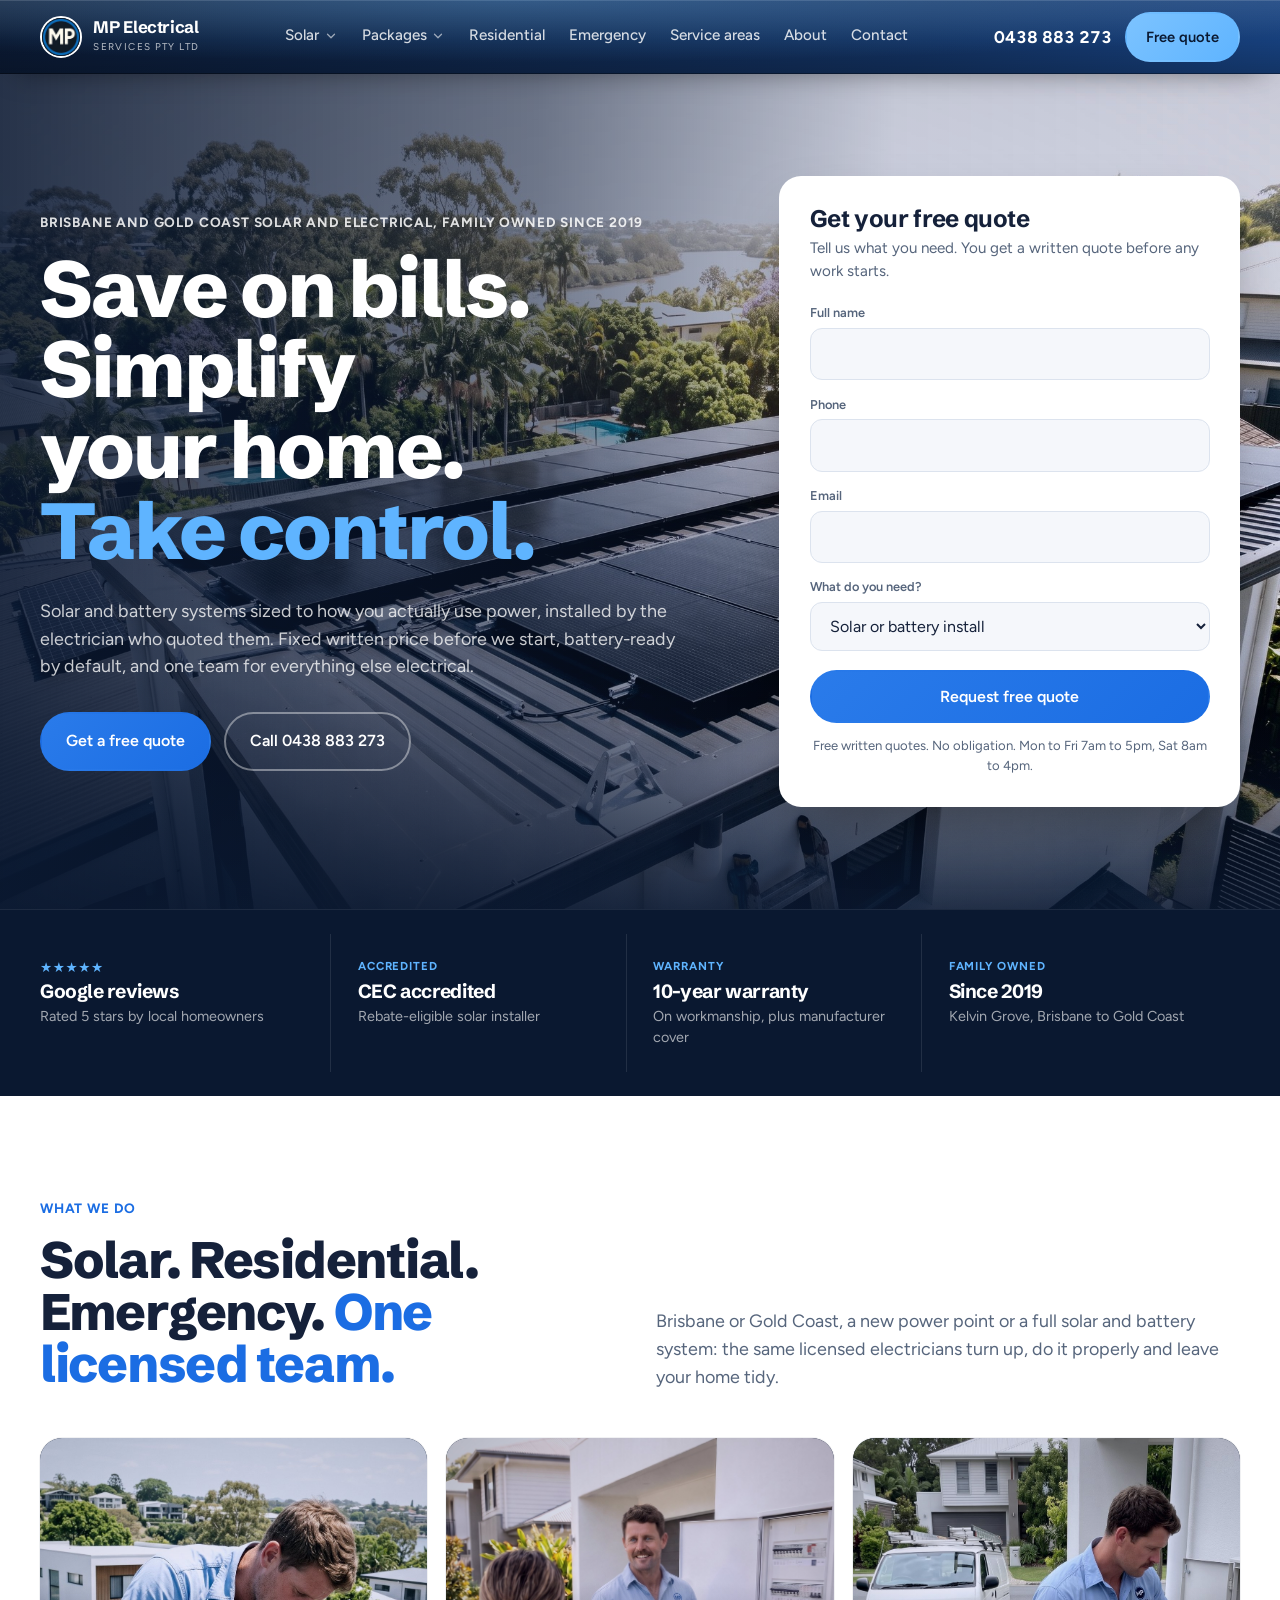
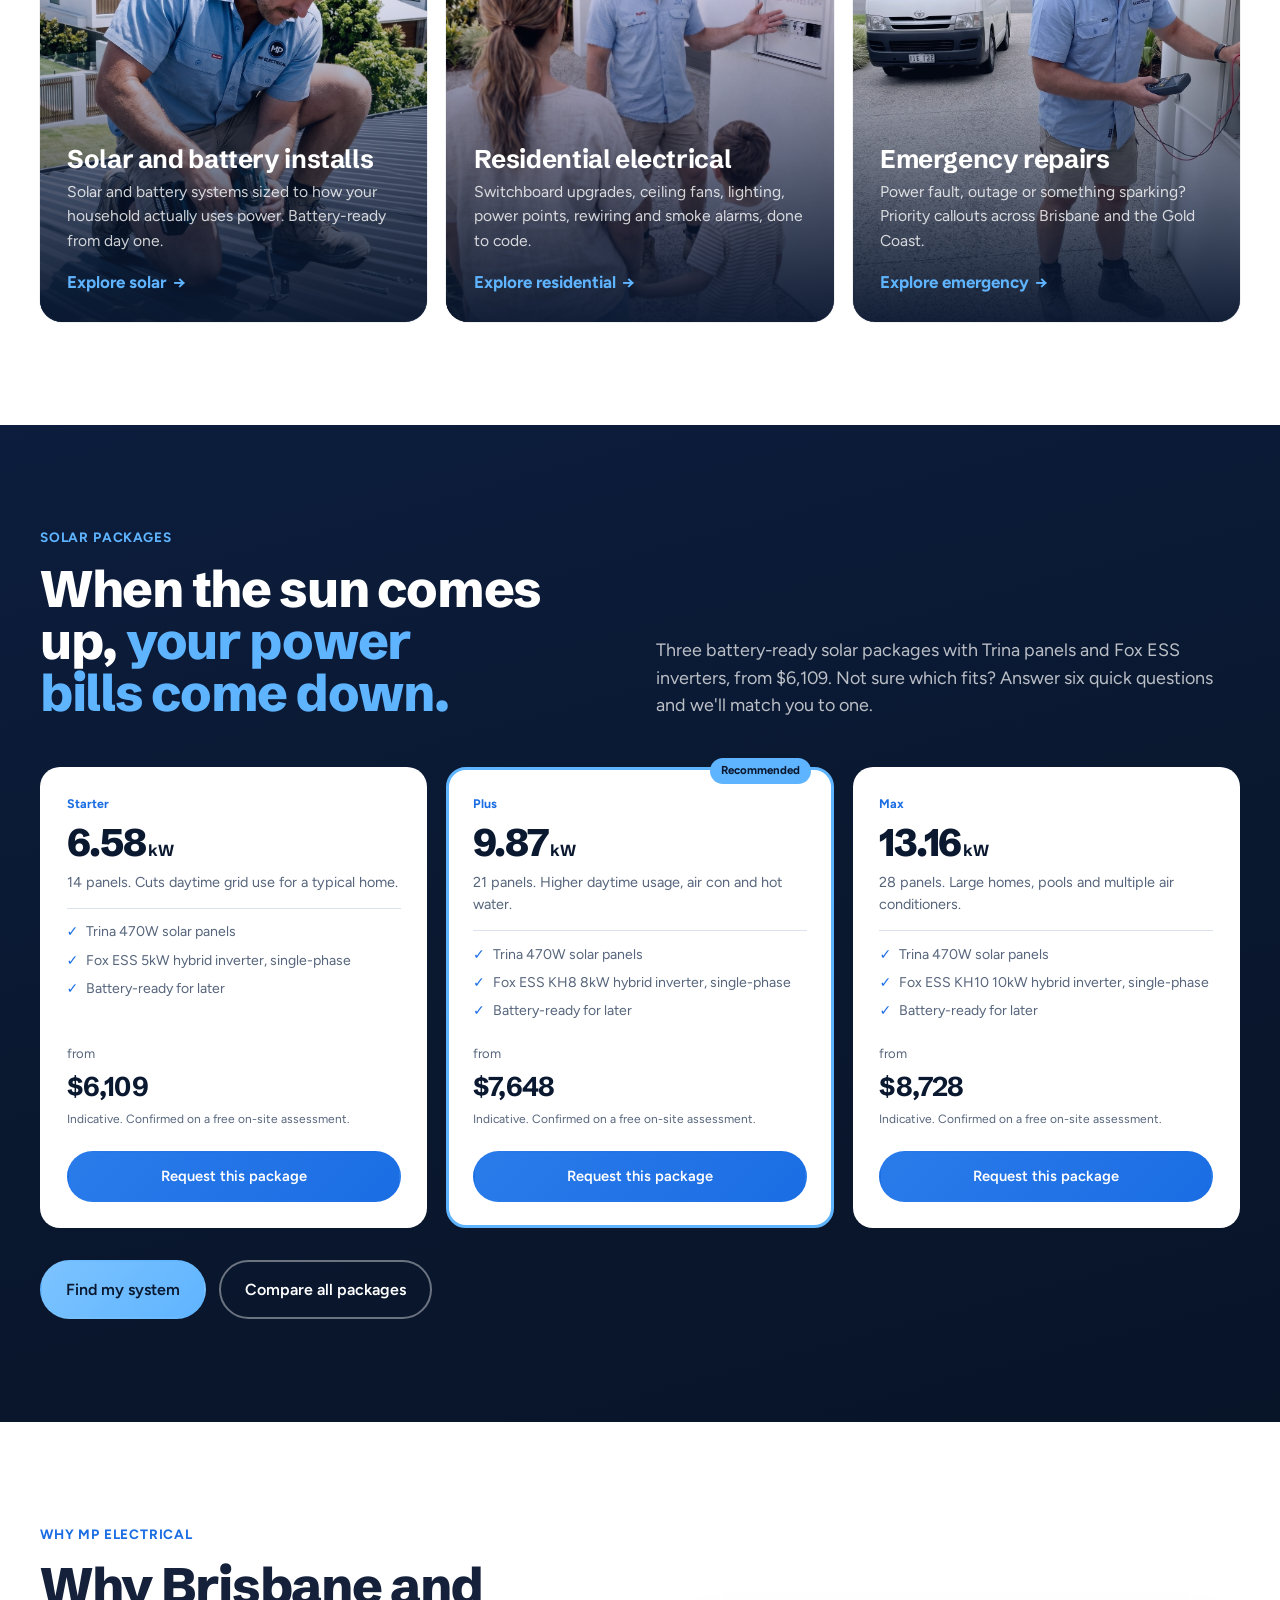
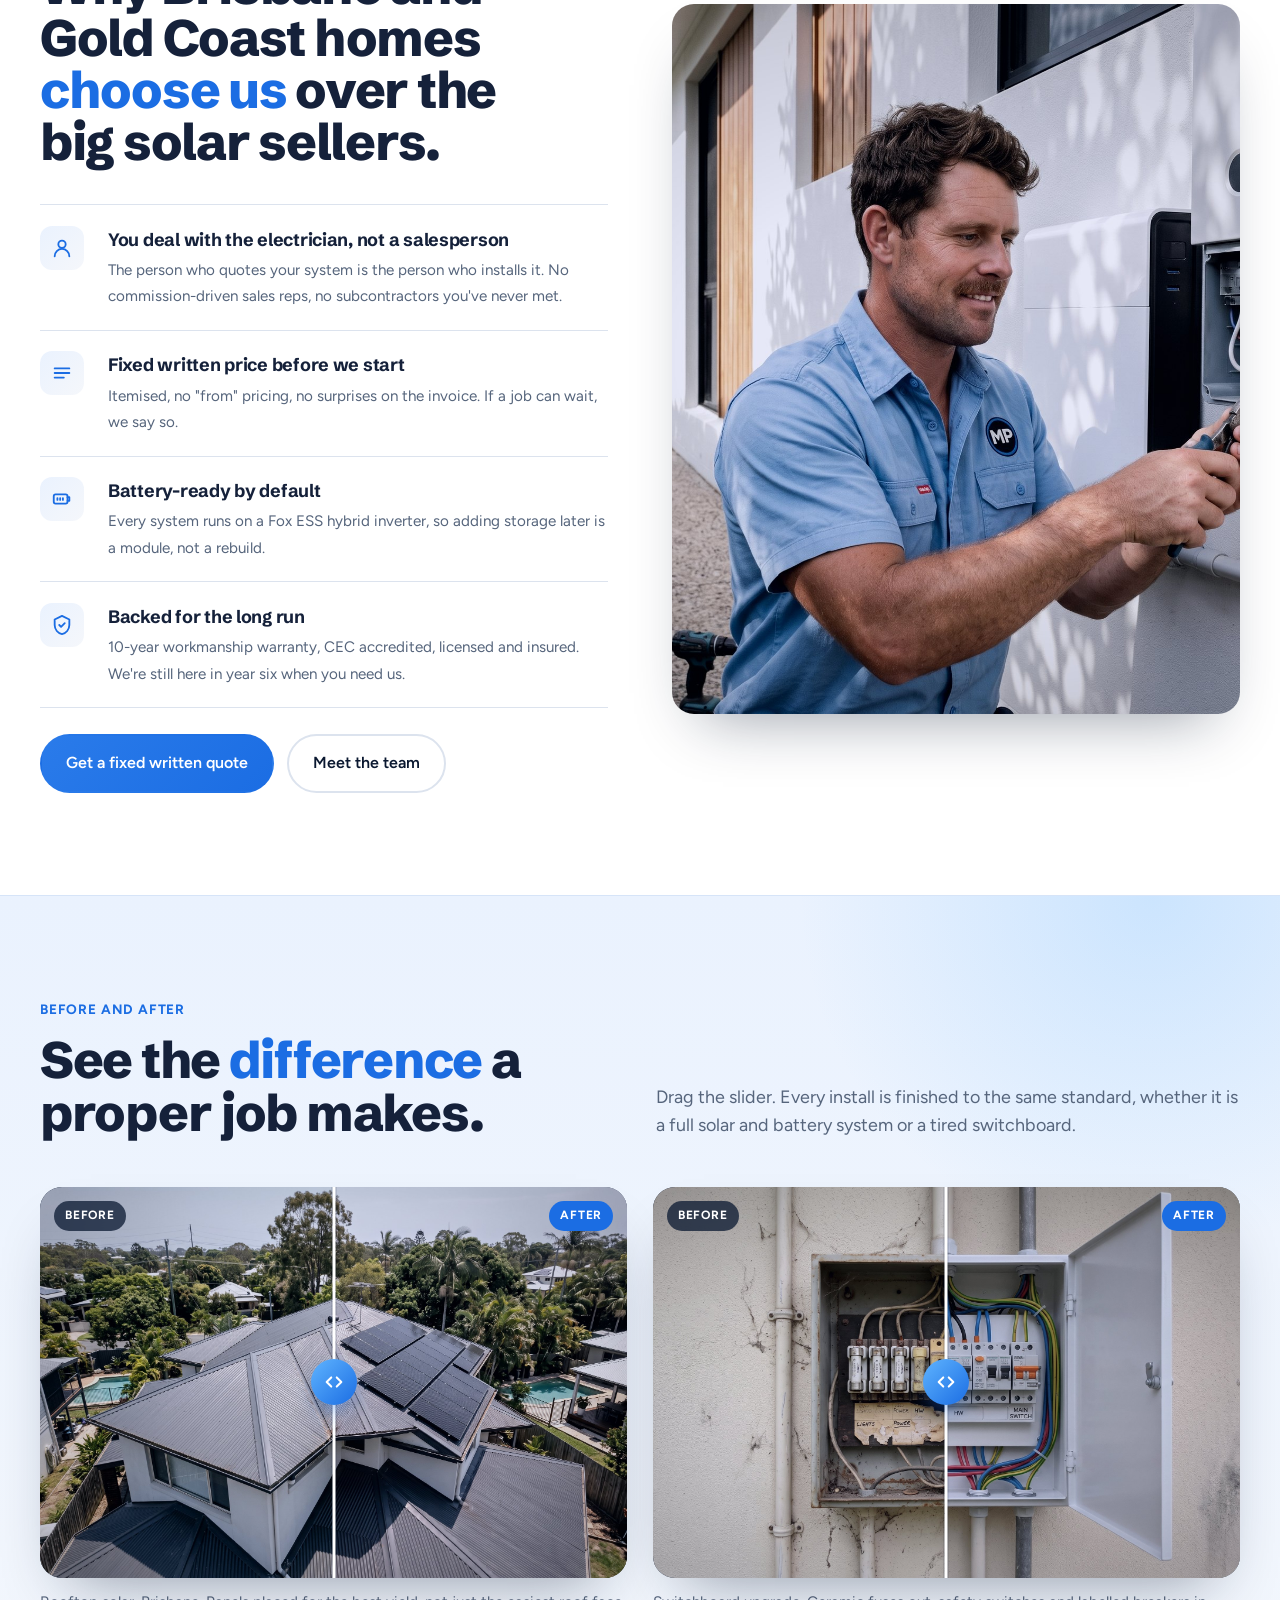
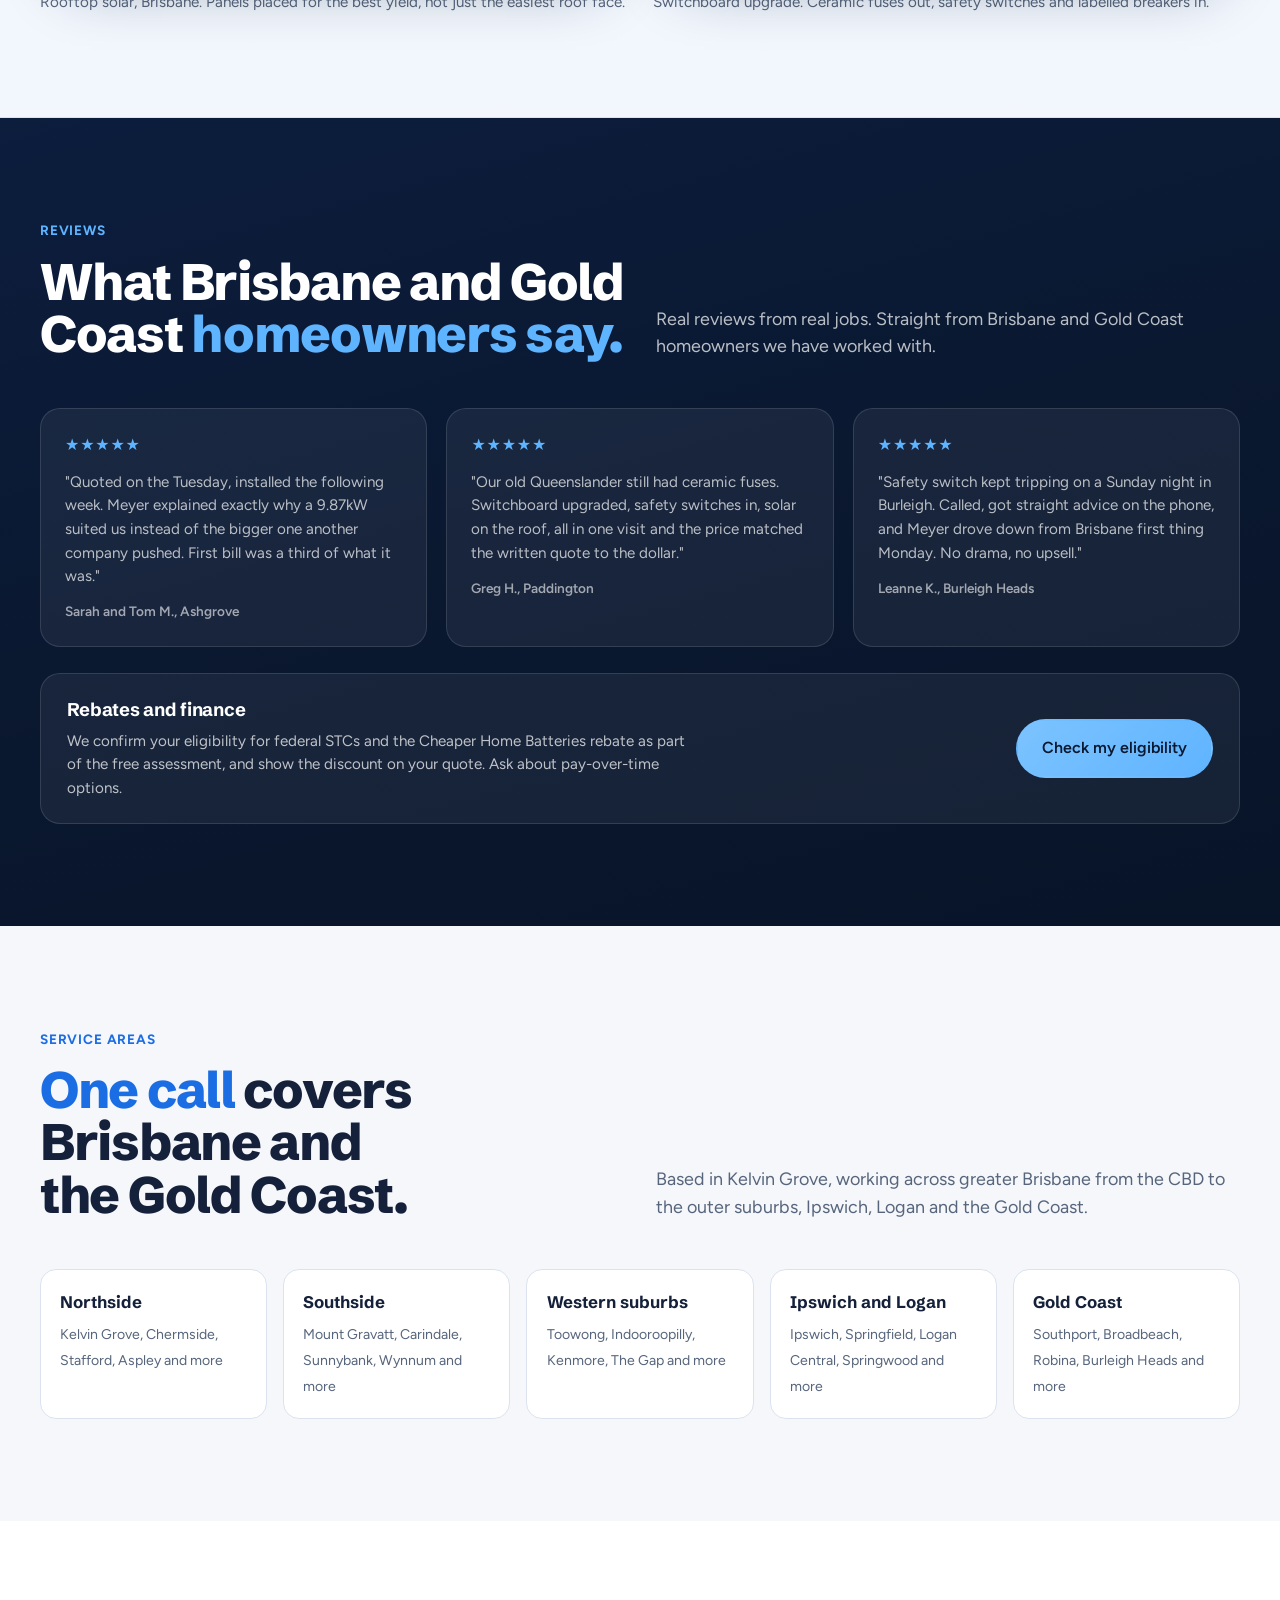
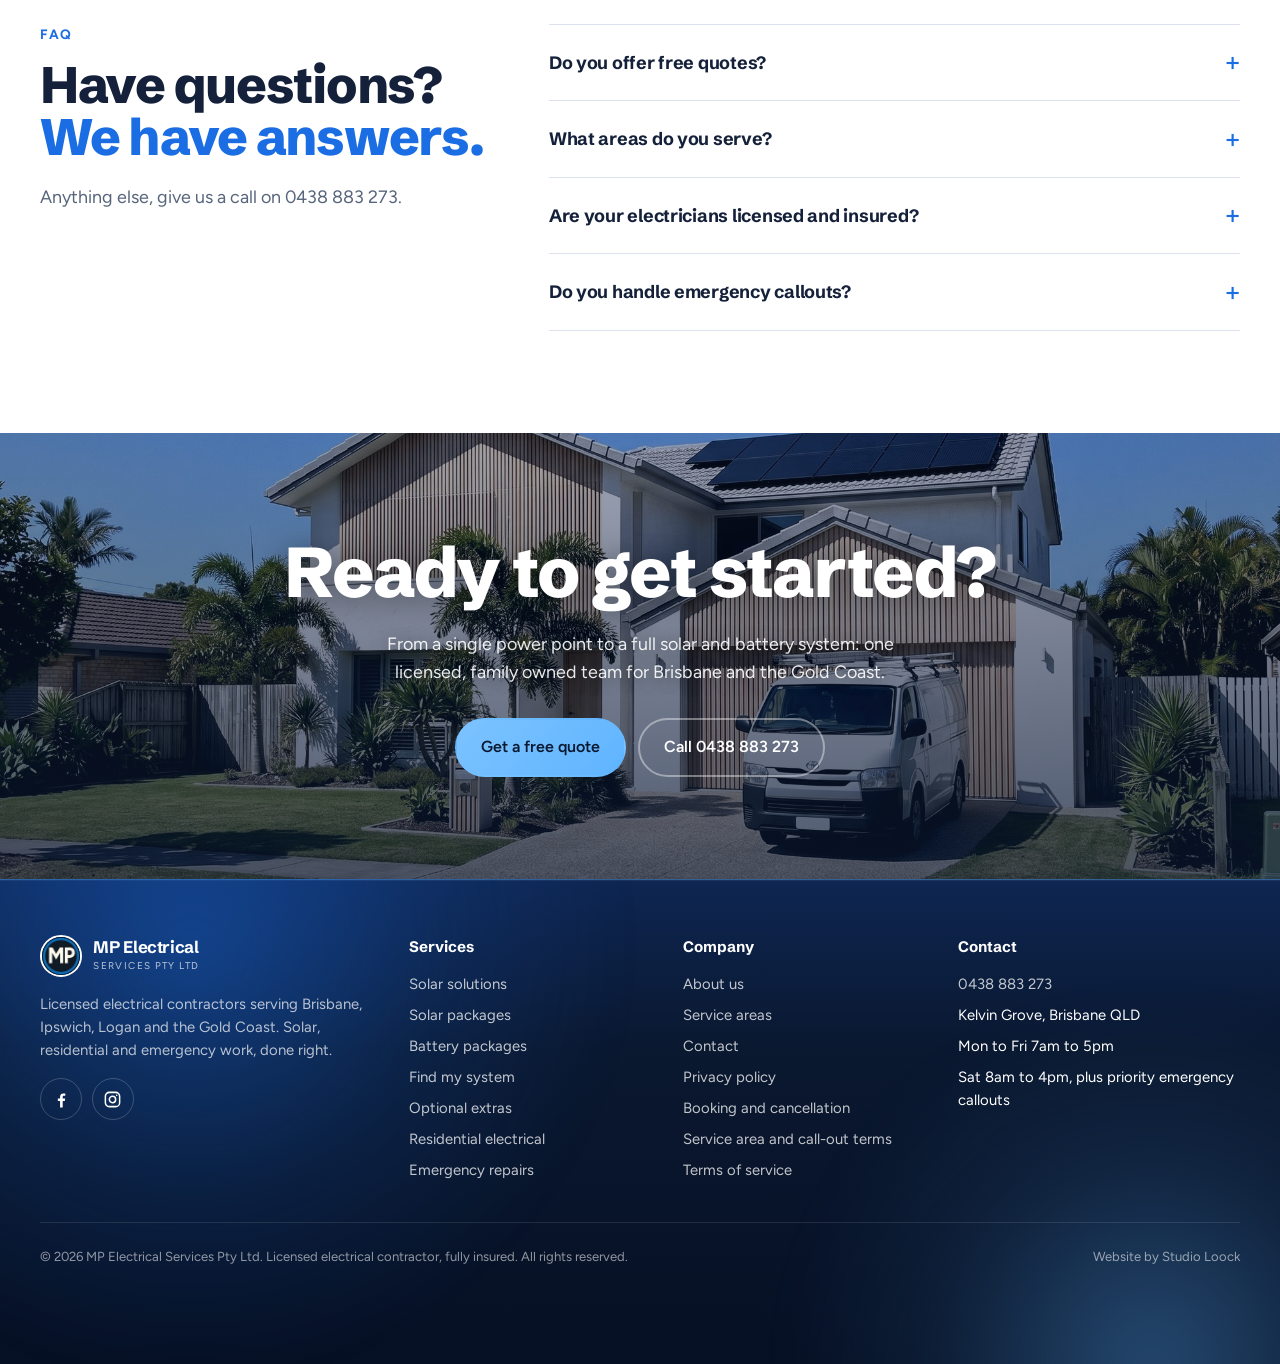
<file: index.html>
<!doctype html>
<html lang="en-AU">
<head>
<meta charset="utf-8">
<meta name="viewport" content="width=device-width,initial-scale=1,viewport-fit=cover">
<title>Brisbane and Gold Coast Electrician and Solar Installer | MP Electrical Services</title>
<meta name="description" content="MP Electrical Services is a family owned, licensed electrician for solar and battery installs, residential electrical work and emergency repairs across Brisbane, Ipswich, Logan and the Gold Coast. Free written quotes.">
<link rel="canonical" href="https://www.mp-electrical-services-pty-ltd.com/">
<!-- go-live -->
<meta property="og:url" content="https://www.mp-electrical-services-pty-ltd.com/">
<meta property="og:site_name" content="MP Electrical Services">
<meta property="og:locale" content="en_AU">
<meta property="og:image" content="https://www.mp-electrical-services-pty-ltd.com/assets/hero.jpg">
<meta property="og:image:width" content="2000">
<meta property="og:image:height" content="1341">
<meta name="twitter:card" content="summary_large_image">
<link rel="icon" href="/assets/logo.jpg" type="image/jpeg">
<link rel="apple-touch-icon" href="/assets/logo.jpg">
<script async src="https://www.googletagmanager.com/gtag/js?id=G-20N35X00Z1"></script>
<script>window.dataLayer=window.dataLayer||[];function gtag(){dataLayer.push(arguments)}gtag('js',new Date());gtag('config','G-20N35X00Z1');</script>
<script src="/assets/site.js" defer></script>
<meta property="og:title" content="Brisbane and Gold Coast Electrician and Solar Installer | MP Electrical Services"><meta property="og:description" content="MP Electrical Services is a family owned, licensed electrician for solar and battery installs, residential electrical work and emergency repairs across Brisbane, Ipswich, Logan and the Gold Coast. Free written quotes."><meta property="og:type" content="website">
<link rel="preconnect" href="https://fonts.googleapis.com"><link rel="preconnect" href="https://fonts.gstatic.com" crossorigin><link rel="stylesheet" href="https://fonts.googleapis.com/css2?family=Schibsted+Grotesk:wght@500;700;800&family=Figtree:wght@400;500;600;700&display=swap">
<link rel="stylesheet" href="style.css?v=15">
<script type="application/ld+json">{"@context":"https://schema.org","@type":"Electrician","name":"MP Electrical Services Pty Ltd","telephone":"+61438883273","areaServed":["Brisbane QLD","Ipswich QLD","Logan QLD","Gold Coast QLD"],"address":{"@type":"PostalAddress","addressLocality":"Kelvin Grove","addressRegion":"QLD","addressCountry":"AU"},"foundingDate":"2019","sameAs":["https://facebook.com/profile.php?id=61579229777890","https://instagram.com/mp_electricalpty.ltd/"],"openingHoursSpecification":[{"@type":"OpeningHoursSpecification","dayOfWeek":["Monday","Tuesday","Wednesday","Thursday","Friday"],"opens":"07:00","closes":"17:00"},{"@type":"OpeningHoursSpecification","dayOfWeek":"Saturday","opens":"08:00","closes":"16:00"}],"makesOffer":[{"@type":"Offer","name":"6.58kW solar system","price":"6109","priceCurrency":"AUD"},{"@type":"Offer","name":"9.87kW solar system","price":"7648","priceCurrency":"AUD"},{"@type":"Offer","name":"13.16kW solar system","price":"8728","priceCurrency":"AUD"}]}</script><script type="application/ld+json">{"@context": "https://schema.org", "@type": "FAQPage", "mainEntity": [{"@type": "Question", "name": "Do you offer free quotes?", "acceptedAnswer": {"@type": "Answer", "text": "Yes. Every quote is free and provided in writing before any work begins, from a single power point to a full solar and battery system."}}, {"@type": "Question", "name": "What areas do you serve?", "acceptedAnswer": {"@type": "Answer", "text": "We are based in Kelvin Grove and cover greater Brisbane: northside, southside, the western suburbs, Ipswich, Logan and the Gold Coast."}}, {"@type": "Question", "name": "Are your electricians licensed and insured?", "acceptedAnswer": {"@type": "Answer", "text": "Yes. Fully licensed and insured, and every job meets Queensland electrical safety standards."}}, {"@type": "Question", "name": "Do you handle emergency callouts?", "acceptedAnswer": {"@type": "Answer", "text": "Yes. If you have a power fault, outage or anything that feels unsafe, call us directly on 0438 883 273. Emergency callouts get priority scheduling."}}]}</script>
</head>
<body>
<header>
  <div class="wrap nav">
    <a class="logo" href="/" aria-label="MP Electrical Services home"><img src="assets/logo.jpg" alt=""><div><b>MP Electrical</b><span>SERVICES PTY LTD</span></div></a>
    <nav class="links" aria-label="Main"><div class="dd"><a href="/solar-solutions" aria-haspopup="true">Solar<svg viewBox="0 0 24 24" fill="none" stroke="currentColor" stroke-width="2.2" stroke-linecap="round" stroke-linejoin="round"><path d="M6 9l6 6 6-6"/></svg></a><div class="dd-panel"><a href="/solar-solutions"><b>Solar solutions</b><span>Systems sized to how you use power</span></a><a href="/battery-packages"><b>Battery storage</b><span>Add storage, or retrofit to existing solar</span></a></div></div><div class="dd"><a href="/solar-packages" aria-haspopup="true">Packages<svg viewBox="0 0 24 24" fill="none" stroke="currentColor" stroke-width="2.2" stroke-linecap="round" stroke-linejoin="round"><path d="M6 9l6 6 6-6"/></svg></a><div class="dd-panel"><a href="/solar-packages"><b>Solar packages</b><span>Starter, Plus and Max from $6,109</span></a><a href="/battery-packages"><b>Battery packages</b><span>Solar plus storage from $11,468</span></a><a href="/system-finder"><b>Find my system</b><span>Six questions, one recommendation</span></a><a href="/extras"><b>Optional extras</b><span>EV chargers, monitoring and more</span></a></div></div><a href="/residential-electrical">Residential</a><a href="/emergency-repairs">Emergency</a><a href="/service-areas">Service areas</a><a href="/about">About</a><a href="/contact">Contact</a></nav>
    <div class="nav-cta">
      <a class="nav-phone" href="tel:+61438883273">0438 883 273</a>
      <a class="btn btn-sky" href="/contact" style="padding:.7rem 1.2rem;font-size:.92rem">Free quote</a>
      <a class="phone-ic" href="tel:+61438883273" aria-label="Call 0438 883 273"><svg viewBox="0 0 24 24" fill="none" stroke="currentColor" stroke-width="2" stroke-linecap="round" stroke-linejoin="round"><path d="M22 16.9v3a2 2 0 0 1-2.2 2 19.8 19.8 0 0 1-8.6-3.1 19.5 19.5 0 0 1-6-6A19.8 19.8 0 0 1 2.1 4.2 2 2 0 0 1 4.1 2h3a2 2 0 0 1 2 1.7c.1.9.4 1.8.7 2.7a2 2 0 0 1-.5 2.1L8 9.8a16 16 0 0 0 6 6l1.3-1.3a2 2 0 0 1 2.1-.5c.9.3 1.8.6 2.7.7a2 2 0 0 1 1.7 2z"/></svg></a>
      <button class="burger" aria-label="Open menu" aria-expanded="false" id="burger"><svg class="ic-open" viewBox="0 0 24 24" fill="none" stroke="currentColor" stroke-width="2.2" stroke-linecap="round"><path d="M4 7h16M4 12h16M4 17h16"/></svg><svg class="ic-close" viewBox="0 0 24 24" fill="none" stroke="currentColor" stroke-width="2.2" stroke-linecap="round"><path d="M6 6l12 12M18 6L6 18"/></svg></button>
    </div>
  </div>
</header>
  <div class="mobile-menu" id="mmenu" aria-hidden="true">
    <div class="mm-inner">
      <nav class="mm-links" aria-label="Mobile"><div class="mm-group" style="--i:0"><button type="button" class="mm-toggle" aria-expanded="false"><span>Solar</span><svg viewBox="0 0 24 24" fill="none" stroke="currentColor" stroke-width="2" stroke-linecap="round" stroke-linejoin="round"><path d="M6 9l6 6 6-6"/></svg></button><div class="mm-sub"><a href="/solar-solutions">Solar solutions<small>Systems sized to how you use power</small></a><a href="/battery-packages">Battery storage<small>Add storage, or retrofit to existing solar</small></a></div></div><div class="mm-group" style="--i:1"><button type="button" class="mm-toggle" aria-expanded="false"><span>Packages</span><svg viewBox="0 0 24 24" fill="none" stroke="currentColor" stroke-width="2" stroke-linecap="round" stroke-linejoin="round"><path d="M6 9l6 6 6-6"/></svg></button><div class="mm-sub"><a href="/solar-packages">Solar packages<small>Starter, Plus and Max from $6,109</small></a><a href="/battery-packages">Battery packages<small>Solar plus storage from $11,468</small></a><a href="/system-finder">Find my system<small>Six questions, one recommendation</small></a><a href="/extras">Optional extras<small>EV chargers, monitoring and more</small></a></div></div><a href="/residential-electrical" class="mm-link" style="--i:2"><span>Residential</span><svg viewBox="0 0 24 24" fill="none" stroke="currentColor" stroke-width="2" stroke-linecap="round" stroke-linejoin="round"><path d="M5 12h14M13 6l6 6-6 6"/></svg></a><a href="/emergency-repairs" class="mm-link" style="--i:3"><span>Emergency</span><svg viewBox="0 0 24 24" fill="none" stroke="currentColor" stroke-width="2" stroke-linecap="round" stroke-linejoin="round"><path d="M5 12h14M13 6l6 6-6 6"/></svg></a><a href="/service-areas" class="mm-link" style="--i:4"><span>Service areas</span><svg viewBox="0 0 24 24" fill="none" stroke="currentColor" stroke-width="2" stroke-linecap="round" stroke-linejoin="round"><path d="M5 12h14M13 6l6 6-6 6"/></svg></a><a href="/about" class="mm-link" style="--i:5"><span>About</span><svg viewBox="0 0 24 24" fill="none" stroke="currentColor" stroke-width="2" stroke-linecap="round" stroke-linejoin="round"><path d="M5 12h14M13 6l6 6-6 6"/></svg></a><a href="/contact" class="mm-link" style="--i:6"><span>Contact</span><svg viewBox="0 0 24 24" fill="none" stroke="currentColor" stroke-width="2" stroke-linecap="round" stroke-linejoin="round"><path d="M5 12h14M13 6l6 6-6 6"/></svg></a></nav>
      <div class="mm-foot" style="--i:7">
        <a class="btn btn-sky" href="/contact">Get a free quote</a>
        <a class="mm-phone" href="tel:+61438883273">0438 883 273</a>
        <p>Mon to Fri 7am to 5pm · Sat 8am to 4pm<br>Priority emergency callouts</p>
        <div class="mm-social"><a href="https://facebook.com/profile.php?id=61579229777890" target="_blank" rel="noopener" aria-label="MP Electrical on Facebook" title="Facebook"><svg viewBox="0 0 24 24" fill="currentColor" aria-hidden="true"><path d="M13.5 22v-8h2.7l.4-3.2h-3.1V8.8c0-.9.3-1.6 1.6-1.6h1.7V4.4c-.3 0-1.3-.1-2.5-.1-2.5 0-4.1 1.5-4.1 4.2v2.3H7.4V14h2.8v8h3.3z"/></svg></a><a href="https://instagram.com/mp_electricalpty.ltd/" target="_blank" rel="noopener" aria-label="MP Electrical on Instagram" title="Instagram"><svg viewBox="0 0 24 24" fill="none" stroke="currentColor" stroke-width="1.9" stroke-linecap="round" aria-hidden="true"><rect x="3" y="3" width="18" height="18" rx="5"/><circle cx="12" cy="12" r="4"/><circle cx="17.3" cy="6.7" r="1" fill="currentColor" stroke="none"/></svg></a></div>
      </div>
    </div>
  </div>

<main>
<section class="hero" id="top"><div class="hero-bg" role="img" aria-label="Finished rooftop solar array on a Brisbane home"></div>
  <div class="wrap">
    <div><div class="kicker" style="color:#fff;opacity:.85">Brisbane and Gold Coast solar and electrical, family owned since 2019</div>
      <h1><span>Save on bills.</span><span>Simplify your home.</span><span class="hi">Take control.</span></h1>
      <p class="lede">Solar and battery systems sized to how you actually use power, installed by the electrician who quoted them. Fixed written price before we start, battery-ready by default, and one team for everything else electrical.</p>
      <div class="actions"><a class="btn btn-blue" href="/contact">Get a free quote</a><a class="btn btn-ghost" href="tel:+61438883273">Call 0438 883 273</a></div></div>
    <div class="quote" id="quote">
  <h3>Get your free quote</h3>
  <p>Tell us what you need. You get a written quote before any work starts.</p>
  <form class="qf" novalidate>
    <input type="hidden" name="access_key" value="8883d7b1-b0a7-4b6b-816f-a5e4c54d22b0">
    <input type="hidden" name="subject" value="New quote request from the website">
    <input type="hidden" name="from_name" value="MP Electrical website">
    <input type="checkbox" name="botcheck" class="hp" tabindex="-1" autocomplete="off" aria-hidden="true">
    <div class="field"><label for="f-name">Full name</label><input id="f-name" name="name" autocomplete="name" required></div>
    <div class="field"><label for="f-phone">Phone</label><input id="f-phone" name="phone" type="tel" inputmode="tel" autocomplete="tel" required></div>
    <div class="field"><label for="f-email">Email</label><input id="f-email" name="email" type="email" inputmode="email" autocomplete="email"></div>
    <div class="field"><label for="f-job">What do you need?</label><select id="f-job" name="job"><option selected>Solar or battery install</option><option>Residential electrical work</option><option>Emergency repair</option><option>Something else</option></select></div>
    
    <button class="btn btn-blue" type="submit">Request free quote</button>
    <small>Free written quotes. No obligation. Mon to Fri 7am to 5pm, Sat 8am to 4pm.</small>
  </form>
  <div class="sent"><h3>Thanks, we've got it.</h3><p>We'll call you back on the number you gave us. Urgent? Ring 0438 883 273 now.</p></div>
</div>
  </div></section>
<section class="trust"><div class="wrap">
  <div><i class="stars">★★★★★</i><b class="tc" title="Confirm rating and count with MP">Google reviews</b><span>Rated 5 stars by local homeowners</span></div>
  <div><i>Accredited</i><b class="tc" title="Confirm accreditation with MP">CEC accredited</b><span>Rebate-eligible solar installer</span></div>
  <div><i>Warranty</i><b class="tc" title="Confirm warranty length with MP">10-year warranty</b><span>On workmanship, plus manufacturer cover</span></div>
  <div><i>Family owned</i><b>Since 2019</b><span>Kelvin Grove, Brisbane to Gold Coast</span></div>
</div></section>

<section id="services"><div class="wrap">
  <div class="head"><div><div class="kicker">What we do</div><h2>Solar. Residential. Emergency. <span class="hi">One licensed team.</span></h2></div>
    <p class="lede">Brisbane or Gold Coast, a new power point or a full solar and battery system: the same licensed electricians turn up, do it properly and leave your home tidy.</p></div>
  <div class="tiles">
    <a class="tile" href="/solar-solutions"><img src="assets/solar.jpg" alt="Meyer from MP Electrical installing rooftop solar in Brisbane"><div class="tile-body"><h3>Solar and battery installs</h3><p>Solar and battery systems sized to how your household actually uses power. Battery-ready from day one.</p><span class="more">Explore solar</span></div></a>
    <a class="tile" href="/residential-electrical"><img src="assets/resi.jpg" alt="Meyer talking a Brisbane homeowner and her son through their new switchboard"><div class="tile-body"><h3>Residential electrical</h3><p>Switchboard upgrades, ceiling fans, lighting, power points, rewiring and smoke alarms, done to code.</p><span class="more">Explore residential</span></div></a>
    <a class="tile" href="/emergency-repairs"><img src="assets/emerg.jpg" alt="Meyer testing a home switchboard"><div class="tile-body"><h3>Emergency repairs</h3><p>Power fault, outage or something sparking? Priority callouts across Brisbane and the Gold Coast.</p><span class="more">Explore emergency</span></div></a>
  </div></div></section>

<section class="dark" id="solar"><div class="wrap">
  <div class="head"><div><div class="kicker">Solar packages</div><h2>When the sun comes up, <span class="hi">your power bills come down.</span></h2></div>
    <p class="lede">Three battery-ready solar packages with Trina panels and Fox ESS inverters, from $6,109. Not sure which fits? Answer six quick questions and we'll match you to one.</p></div>
  <div class="pgrid"><article class="pk"><span class="tier">Starter</span><div class="kw">6.58<small>kW</small></div><div class="sub">14 panels. Cuts daytime grid use for a typical home.</div>
  <ul><li>Trina 470W solar panels</li><li>Fox ESS 5kW hybrid inverter, single-phase</li><li>Battery-ready for later</li></ul>
  <div class="price">from <b>$6,109</b><small>Indicative. Confirmed on a free on-site assessment.</small></div><a class="btn btn-blue" href="/contact">Request this package</a></article><article class="pk hl"><span class="tag">Recommended</span><span class="tier">Plus</span><div class="kw">9.87<small>kW</small></div><div class="sub">21 panels. Higher daytime usage, air con and hot water.</div>
  <ul><li>Trina 470W solar panels</li><li>Fox ESS KH8 8kW hybrid inverter, single-phase</li><li>Battery-ready for later</li></ul>
  <div class="price">from <b>$7,648</b><small>Indicative. Confirmed on a free on-site assessment.</small></div><a class="btn btn-blue" href="/contact">Request this package</a></article><article class="pk"><span class="tier">Max</span><div class="kw">13.16<small>kW</small></div><div class="sub">28 panels. Large homes, pools and multiple air conditioners.</div>
  <ul><li>Trina 470W solar panels</li><li>Fox ESS KH10 10kW hybrid inverter, single-phase</li><li>Battery-ready for later</li></ul>
  <div class="price">from <b>$8,728</b><small>Indicative. Confirmed on a free on-site assessment.</small></div><a class="btn btn-blue" href="/contact">Request this package</a></article></div>
  <div class="actions" style="margin-top:2rem"><a class="btn btn-sky" href="/system-finder">Find my system</a><a class="btn btn-ghost" href="/solar-packages">Compare all packages</a></div>
</div></section>

<section id="why"><div class="wrap split">
  <div><div class="kicker">Why MP Electrical</div><h2>Why Brisbane and Gold Coast homes <span class="hi">choose us</span> over the big solar sellers.</h2>
    <div class="reasons">
      <div class="reason"><div class="ic"><svg viewBox="0 0 24 24" fill="none" stroke="currentColor" stroke-width="2" stroke-linecap="round" stroke-linejoin="round"><circle cx="12" cy="8" r="4"/><path d="M4 21a8 8 0 0 1 16 0"/></svg></div><div><b>You deal with the electrician, not a salesperson</b><span>The person who quotes your system is the person who installs it. No commission-driven sales reps, no subcontractors you've never met.</span></div></div>
      <div class="reason"><div class="ic"><svg viewBox="0 0 24 24" fill="none" stroke="currentColor" stroke-width="2" stroke-linecap="round" stroke-linejoin="round"><path d="M4 7h16M4 12h16M4 17h10"/></svg></div><div><b>Fixed written price before we start</b><span>Itemised, no "from" pricing, no surprises on the invoice. If a job can wait, we say so.</span></div></div>
      <div class="reason"><div class="ic"><svg viewBox="0 0 24 24" fill="none" stroke="currentColor" stroke-width="2" stroke-linecap="round" stroke-linejoin="round"><rect x="3" y="7" width="15" height="10" rx="2"/><path d="M18 10h2v4h-2M7 11v2M10 11v2M13 11v2"/></svg></div><div><b>Battery-ready by default</b><span>Every system runs on a Fox ESS hybrid inverter, so adding storage later is a module, not a rebuild.</span></div></div>
      <div class="reason"><div class="ic"><svg viewBox="0 0 24 24" fill="none" stroke="currentColor" stroke-width="2" stroke-linecap="round" stroke-linejoin="round"><path d="M12 2l8 4v6c0 5-3.5 9-8 10-4.5-1-8-5-8-10V6z"/><path d="M9 12l2 2 4-4"/></svg></div><div><b>Backed for the long run</b><span><span class="tc" title="Confirm with MP">10-year workmanship warranty</span>, CEC accredited, licensed and insured. We're still here in year six when you need us.</span></div></div>
    </div>
    <div class="actions" style="margin-top:1.6rem"><a class="btn btn-blue" href="/contact">Get a fixed written quote</a><a class="btn btn-ghost-dark" href="/about">Meet the team</a></div></div>
  <img src="assets/why.jpg" alt="Meyer from MP Electrical wiring a solar inverter and battery">
</div></section>

<section class="ba-sec" id="before-after"><div class="wrap">
  <div class="head"><div><div class="kicker">Before and after</div><h2>See the <span class="hi">difference</span> a proper job makes.</h2></div><p class="lede">Drag the slider. Every install is finished to the same standard, whether it is a full solar and battery system or a tired switchboard.</p></div>
  <div class="ba-grid"><div><div class="ba" style="--x:50%"><img src="assets/before-roof.jpg" alt="Before: rooftop solar on a Brisbane home"><img class="ba-after" src="assets/after-roof.jpg" alt="After: rooftop solar on a Brisbane home"><div class="ba-bar"></div><div class="ba-knob" aria-hidden="true"><svg viewBox="0 0 24 24" fill="none" stroke="currentColor" stroke-width="2.2" stroke-linecap="round" stroke-linejoin="round"><path d="M9 7l-5 5 5 5M15 7l5 5-5 5"/></svg></div><span class="ba-tag l">Before</span><span class="ba-tag r">After</span><input type="range" min="0" max="100" value="50" aria-label="Compare before and after"></div><div class="ba-cap">Rooftop solar, Brisbane. Panels placed for the best yield, not just the easiest roof face.</div></div><div><div class="ba" style="--x:50%"><img src="assets/before-board.jpg" alt="Before: switchboard upgrade"><img class="ba-after" src="assets/after-board.jpg" alt="After: switchboard upgrade"><div class="ba-bar"></div><div class="ba-knob" aria-hidden="true"><svg viewBox="0 0 24 24" fill="none" stroke="currentColor" stroke-width="2.2" stroke-linecap="round" stroke-linejoin="round"><path d="M9 7l-5 5 5 5M15 7l5 5-5 5"/></svg></div><span class="ba-tag l">Before</span><span class="ba-tag r">After</span><input type="range" min="0" max="100" value="50" aria-label="Compare before and after"></div><div class="ba-cap">Switchboard upgrade. Ceramic fuses out, safety switches and labelled breakers in.</div></div></div>
</div></section>

<section class="dark" id="reviews"><div class="wrap">
  <div class="head"><div><div class="kicker">Reviews</div><h2>What Brisbane and Gold Coast <span class="hi">homeowners say.</span></h2></div>
    <p class="lede">Real reviews from real jobs. Straight from Brisbane and Gold Coast homeowners we have worked with.</p></div>
  <div class="grid3 rvwrap" id="rvwrap">
    <div class="card rv"><div class="stars">★★★★★</div><p>"Quoted on the Tuesday, installed the following week. Meyer explained exactly why a 9.87kW suited us instead of the bigger one another company pushed. First bill was a third of what it was."</p><b>Sarah and Tom M., Ashgrove</b></div>
    <div class="card rv"><div class="stars">★★★★★</div><p>"Our old Queenslander still had ceramic fuses. Switchboard upgraded, safety switches in, solar on the roof, all in one visit and the price matched the written quote to the dollar."</p><b>Greg H., Paddington</b></div>
    <div class="card rv"><div class="stars">★★★★★</div><p>"Safety switch kept tripping on a Sunday night in Burleigh. Called, got straight advice on the phone, and Meyer drove down from Brisbane first thing Monday. No drama, no upsell."</p><b>Leanne K., Burleigh Heads</b></div>
  </div>
  <div class="rvdots" id="rvdots" aria-hidden="true"><i class="on"></i><i></i><i></i></div>
  <div class="rebate">
    <div><b>Rebates and finance</b><span>We confirm your eligibility for federal STCs and the <span class="tc" title="Confirm current scheme names and any finance partner with MP">Cheaper Home Batteries rebate</span> as part of the free assessment, and show the discount on your quote. Ask about pay-over-time options.</span></div>
    <a class="btn btn-sky" href="/contact">Check my eligibility</a>
  </div>
</div></section>

<section class="paper" id="areas"><div class="wrap">
  <div class="head"><div><div class="kicker">Service areas</div><h2><span class="hi">One call</span> covers Brisbane and the Gold Coast.</h2></div>
    <p class="lede">Based in Kelvin Grove, working across greater Brisbane from the CBD to the outer suburbs, Ipswich, Logan and the Gold Coast.</p></div>
  <div class="area-cards">
    <a href="/service-areas#north"><b>Northside</b><span>Kelvin Grove, Chermside, Stafford, Aspley and more</span></a>
    <a href="/service-areas#south"><b>Southside</b><span>Mount Gravatt, Carindale, Sunnybank, Wynnum and more</span></a>
    <a href="/service-areas#west"><b>Western suburbs</b><span>Toowong, Indooroopilly, Kenmore, The Gap and more</span></a>
    <a href="/service-areas#ipswich"><b>Ipswich and Logan</b><span>Ipswich, Springfield, Logan Central, Springwood and more</span></a>
    <a href="/service-areas#goldcoast"><b>Gold Coast</b><span>Southport, Broadbeach, Robina, Burleigh Heads and more</span></a>
  </div></div></section>

<section id="faq"><div class="wrap faqwrap"><div><div class="kicker">FAQ</div><h2>Have questions? <span class="hi">We have answers.</span></h2><p class="lede" style="margin-top:1.2rem">Anything else, give us a call on 0438 883 273.</p></div><div><details class="faq"><summary>Do you offer free quotes?</summary><p>Yes. Every quote is free and provided in writing before any work begins, from a single power point to a full solar and battery system.</p></details><details class="faq"><summary>What areas do you serve?</summary><p>We are based in Kelvin Grove and cover greater Brisbane: northside, southside, the western suburbs, Ipswich, Logan and the Gold Coast.</p></details><details class="faq"><summary>Are your electricians licensed and insured?</summary><p>Yes. Fully licensed and insured, and every job meets Queensland electrical safety standards.</p></details><details class="faq"><summary>Do you handle emergency callouts?</summary><p>Yes. If you have a power fault, outage or anything that feels unsafe, call us directly on 0438 883 273. Emergency callouts get priority scheduling.</p></details></div></div></section>
<section class="cta"><div class="cta-bg" aria-hidden="true"></div><div class="wrap"><h2>Ready to get started?</h2><p>From a single power point to a full solar and battery system: one licensed, family owned team for Brisbane and the Gold Coast.</p>
  <div class="actions"><a class="btn btn-sky" href="/contact">Get a free quote</a><a class="btn btn-ghost" href="tel:+61438883273">Call 0438 883 273</a></div></div></section>
</main>
<footer>
  <div class="wrap">
    <div class="fgrid">
      <div>
        <a class="logo" href="/"><img src="assets/logo.jpg" alt=""><div><b>MP Electrical</b><span>SERVICES PTY LTD</span></div></a>
        <p style="margin-top:1rem">Licensed electrical contractors serving Brisbane, Ipswich, Logan and the Gold Coast. Solar, residential and emergency work, done right.</p>
        <div class="socials"><a href="https://facebook.com/profile.php?id=61579229777890" target="_blank" rel="noopener" aria-label="MP Electrical on Facebook" title="Facebook"><svg viewBox="0 0 24 24" fill="currentColor" aria-hidden="true"><path d="M13.5 22v-8h2.7l.4-3.2h-3.1V8.8c0-.9.3-1.6 1.6-1.6h1.7V4.4c-.3 0-1.3-.1-2.5-.1-2.5 0-4.1 1.5-4.1 4.2v2.3H7.4V14h2.8v8h3.3z"/></svg></a><a href="https://instagram.com/mp_electricalpty.ltd/" target="_blank" rel="noopener" aria-label="MP Electrical on Instagram" title="Instagram"><svg viewBox="0 0 24 24" fill="none" stroke="currentColor" stroke-width="1.9" stroke-linecap="round" aria-hidden="true"><rect x="3" y="3" width="18" height="18" rx="5"/><circle cx="12" cy="12" r="4"/><circle cx="17.3" cy="6.7" r="1" fill="currentColor" stroke="none"/></svg></a></div>
      </div>
      <div><h4>Services</h4><ul><li><a href="/solar-solutions">Solar solutions</a></li><li><a href="/solar-packages">Solar packages</a></li><li><a href="/battery-packages">Battery packages</a></li><li><a href="/system-finder">Find my system</a></li><li><a href="/extras">Optional extras</a></li><li><a href="/residential-electrical">Residential electrical</a></li><li><a href="/emergency-repairs">Emergency repairs</a></li></ul></div>
      <div><h4>Company</h4><ul><li><a href="/about">About us</a></li><li><a href="/service-areas">Service areas</a></li><li><a href="/contact">Contact</a></li><li><a href="/policies#privacy">Privacy policy</a></li><li><a href="/policies#booking">Booking and cancellation</a></li><li><a href="/policies#callout">Service area and call-out terms</a></li><li><a href="/policies#terms">Terms of service</a></li></ul></div>
      <div><h4>Contact</h4><ul><li><a href="tel:+61438883273">0438 883 273</a></li><li>Kelvin Grove, Brisbane QLD</li><li>Mon to Fri 7am to 5pm</li><li>Sat 8am to 4pm, plus priority emergency callouts</li></ul></div>
    </div>
    <div class="fbottom"><span>© 2026 MP Electrical Services Pty Ltd. Licensed electrical contractor, fully insured. All rights reserved.</span><span>Website by Studio Loock</span></div>
  </div>
</footer>
<script>
(function(){
  var b=document.getElementById('burger'),m=document.getElementById('mmenu');
  function setMenu(o){m.classList.toggle('open',o);b.classList.toggle('x',o);b.setAttribute('aria-expanded',o);m.setAttribute('aria-hidden',!o);document.documentElement.classList.toggle('noscroll',o)}
  b.addEventListener('click',function(){setMenu(!m.classList.contains('open'))});
  m.querySelectorAll('a').forEach(function(a){a.addEventListener('click',function(){setMenu(false)})});
  document.addEventListener('keydown',function(e){if(e.key==='Escape')setMenu(false)});
  m.querySelectorAll('.mm-toggle').forEach(function(t){t.addEventListener('click',function(){var g=t.parentNode,o=!g.classList.contains('open');m.querySelectorAll('.mm-group.open').forEach(function(x){x.classList.remove('open');x.querySelector('.mm-toggle').setAttribute('aria-expanded','false')});g.classList.toggle('open',o);t.setAttribute('aria-expanded',o)})});
  m.querySelectorAll('.mm-group.cur').forEach(function(g){g.classList.add('open');g.querySelector('.mm-toggle').setAttribute('aria-expanded','true')});
  document.querySelectorAll('.dd>a').forEach(function(a){a.addEventListener('click',function(e){if(window.matchMedia('(hover:none)').matches&&!a.parentNode.classList.contains('open')){e.preventDefault();document.querySelectorAll('.dd.open').forEach(function(d){d.classList.remove('open')});a.parentNode.classList.add('open')}})});
  document.addEventListener('click',function(e){if(!e.target.closest('.dd'))document.querySelectorAll('.dd.open').forEach(function(d){d.classList.remove('open')})});
  document.querySelectorAll('form.qf').forEach(function(f){f.addEventListener('submit',function(e){e.preventDefault();
    var req=f.querySelectorAll('[required]'),ok=true;req.forEach(function(i){if(!i.value.trim()){ok=false;i.style.borderColor='#D9534F';if(ok===false&&!f._f){i.focus();f._f=1}}});
    if(!ok){f._f=0;return} window.mpSend(f)})});
})();
</script>
<script>(function(){var w=document.getElementById('rvwrap'),d=document.getElementById('rvdots');if(w&&d){var dots=d.querySelectorAll('i');w.addEventListener('scroll',function(){var i=Math.round(w.scrollLeft/(w.scrollWidth/dots.length));dots.forEach(function(x,k){x.classList.toggle('on',k===i)})},{passive:true});dots.forEach(function(x,k){x.addEventListener('click',function(){w.scrollTo({left:k*(w.scrollWidth/dots.length),behavior:'smooth'})})})}})();</script>
<script>(function(){document.querySelectorAll('.ba').forEach(function(b){var r=b.querySelector('input');function set(v){b.style.setProperty('--x',v+'%')}r.addEventListener('input',function(){set(r.value)});set(r.value)})})();</script>
</body>
</html>
</file>
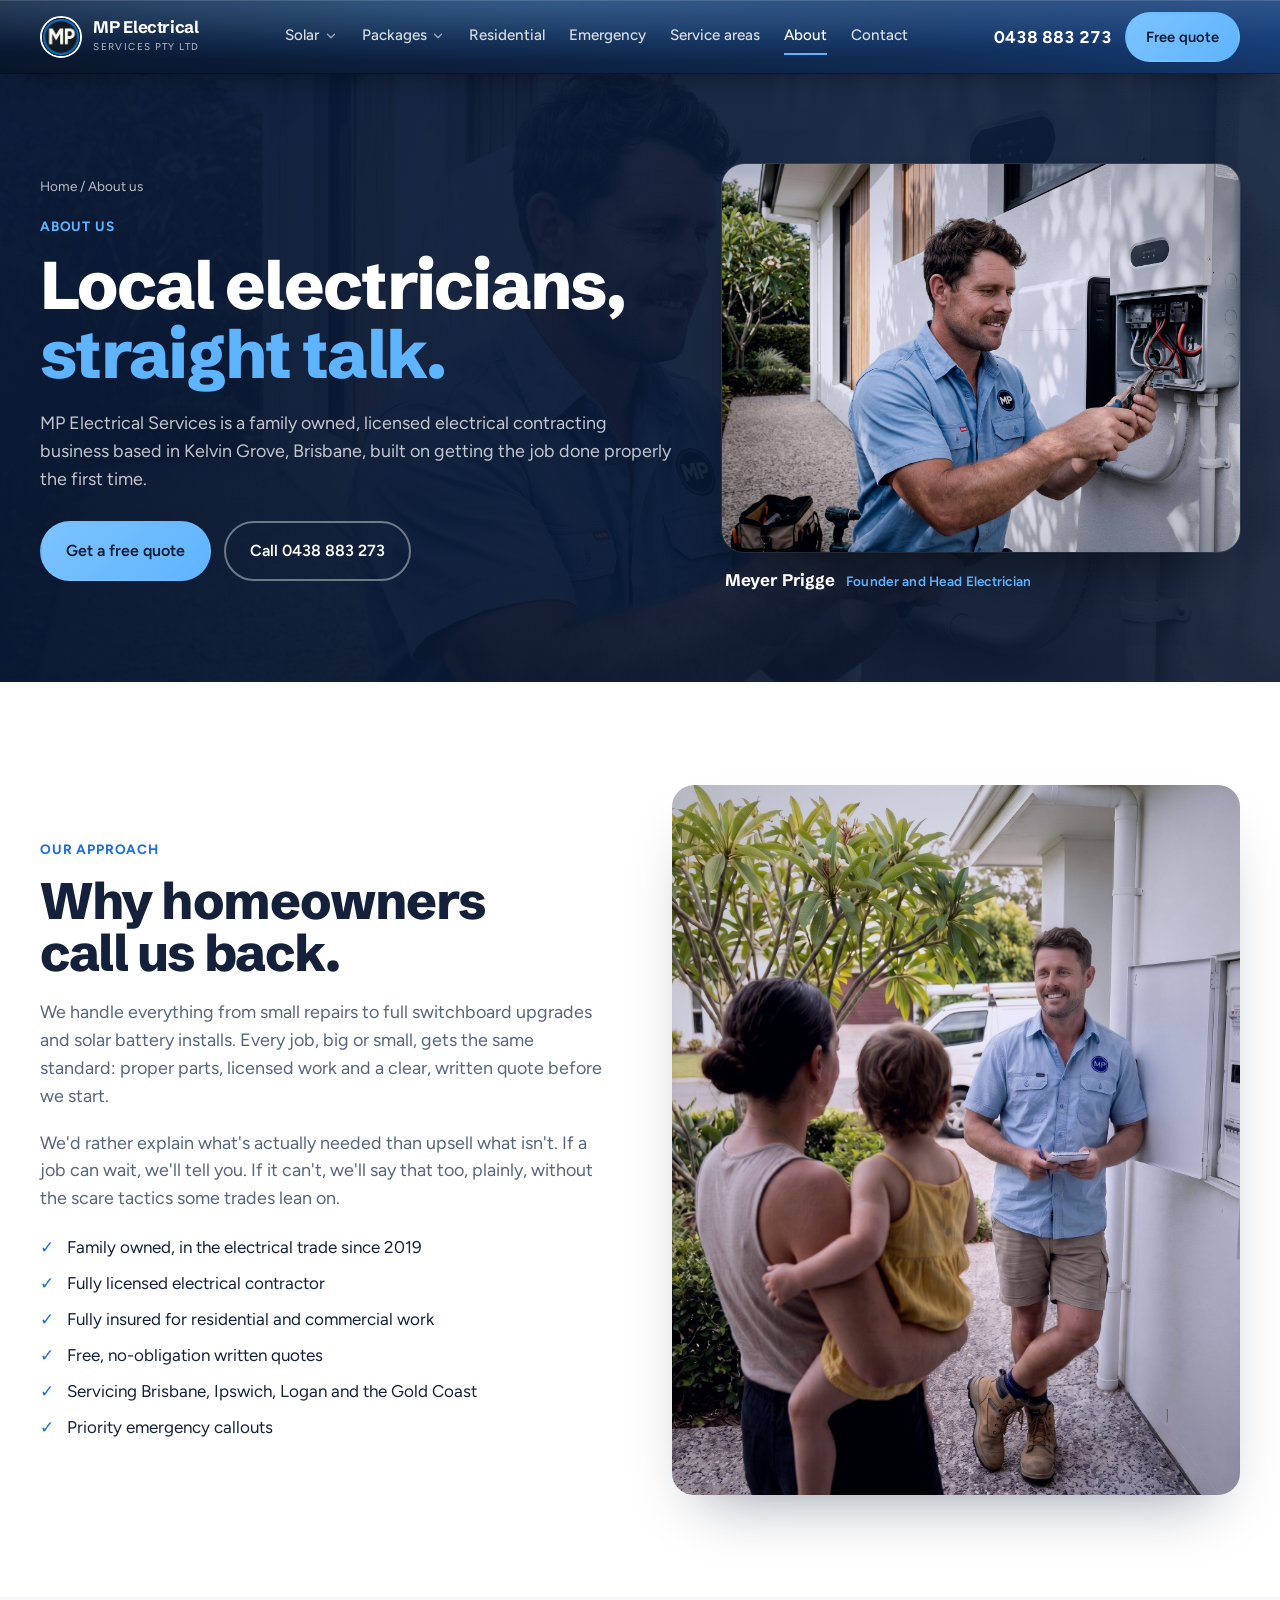
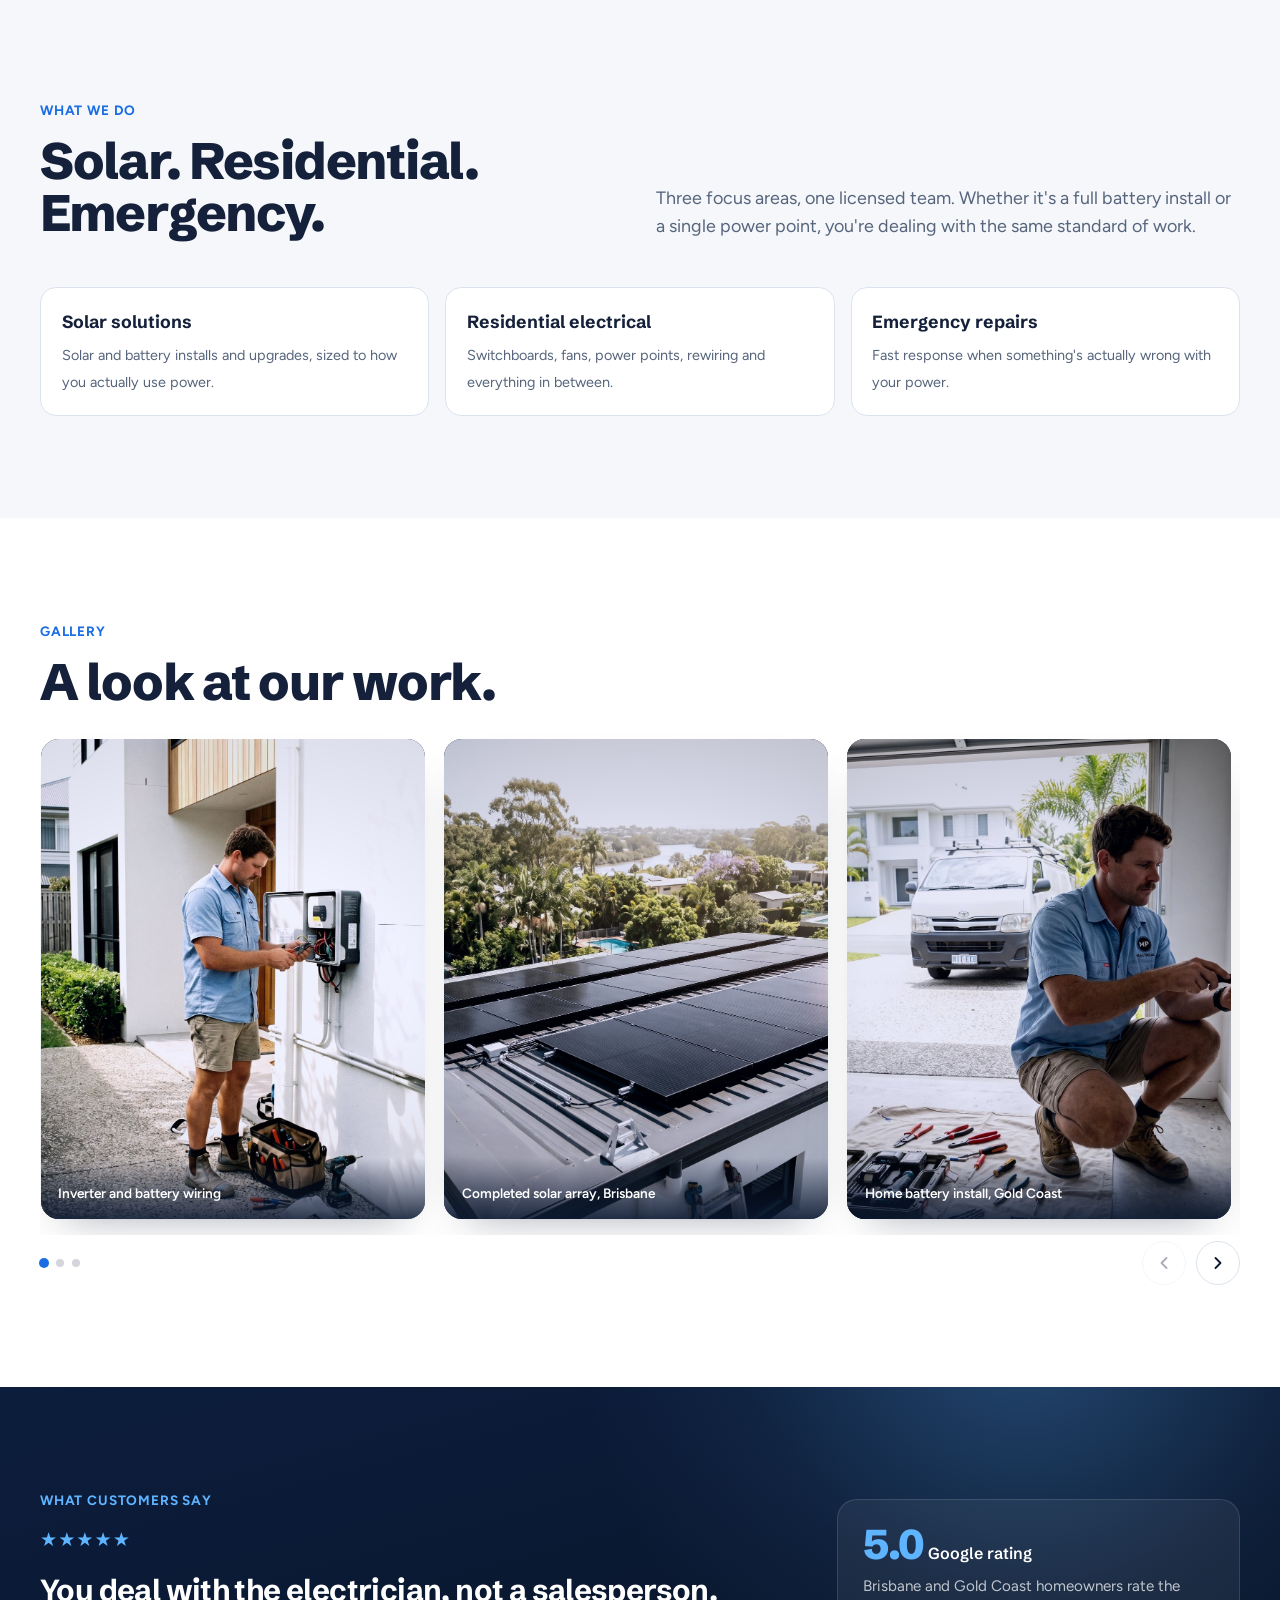
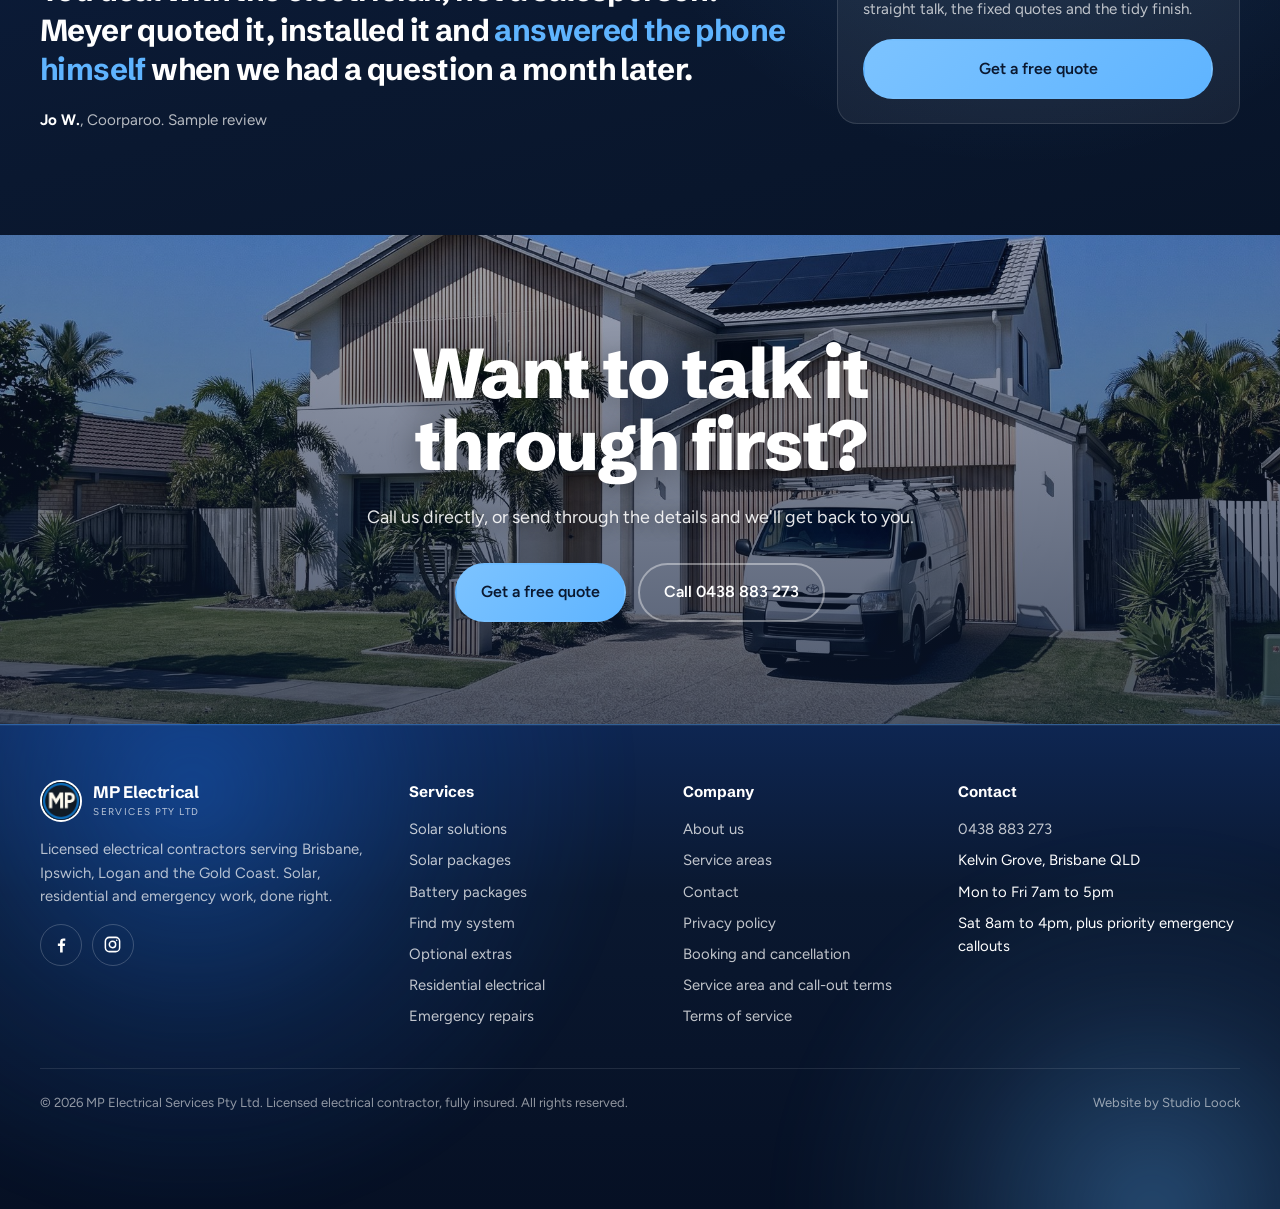
<file: about.html>
<!doctype html>
<html lang="en-AU">
<head>
<meta charset="utf-8">
<meta name="viewport" content="width=device-width,initial-scale=1,viewport-fit=cover">
<title>About MP Electrical Services | Family Owned Brisbane and Gold Coast Electricians</title>
<meta name="description" content="MP Electrical Services is a family owned, licensed electrical contracting business based in Kelvin Grove, Brisbane, in the trade since 2019. Straight talk, written quotes, work done properly the first time.">
<link rel="canonical" href="https://www.mp-electrical-services-pty-ltd.com/about">
<!-- go-live -->
<meta property="og:url" content="https://www.mp-electrical-services-pty-ltd.com/about">
<meta property="og:site_name" content="MP Electrical Services">
<meta property="og:locale" content="en_AU">
<meta property="og:image" content="https://www.mp-electrical-services-pty-ltd.com/assets/hero.jpg">
<meta property="og:image:width" content="2000">
<meta property="og:image:height" content="1341">
<meta name="twitter:card" content="summary_large_image">
<link rel="icon" href="/assets/logo.jpg" type="image/jpeg">
<link rel="apple-touch-icon" href="/assets/logo.jpg">
<script async src="https://www.googletagmanager.com/gtag/js?id=G-20N35X00Z1"></script>
<script>window.dataLayer=window.dataLayer||[];function gtag(){dataLayer.push(arguments)}gtag('js',new Date());gtag('config','G-20N35X00Z1');</script>
<script src="/assets/site.js" defer></script>
<meta property="og:title" content="About MP Electrical Services | Family Owned Brisbane and Gold Coast Electricians"><meta property="og:description" content="MP Electrical Services is a family owned, licensed electrical contracting business based in Kelvin Grove, Brisbane, in the trade since 2019. Straight talk, written quotes, work done properly the first time."><meta property="og:type" content="website">
<link rel="preconnect" href="https://fonts.googleapis.com"><link rel="preconnect" href="https://fonts.gstatic.com" crossorigin><link rel="stylesheet" href="https://fonts.googleapis.com/css2?family=Schibsted+Grotesk:wght@500;700;800&family=Figtree:wght@400;500;600;700&display=swap">
<link rel="stylesheet" href="style.css?v=15">

</head>
<body>
<header>
  <div class="wrap nav">
    <a class="logo" href="/" aria-label="MP Electrical Services home"><img src="assets/logo.jpg" alt=""><div><b>MP Electrical</b><span>SERVICES PTY LTD</span></div></a>
    <nav class="links" aria-label="Main"><div class="dd"><a href="/solar-solutions" aria-haspopup="true">Solar<svg viewBox="0 0 24 24" fill="none" stroke="currentColor" stroke-width="2.2" stroke-linecap="round" stroke-linejoin="round"><path d="M6 9l6 6 6-6"/></svg></a><div class="dd-panel"><a href="/solar-solutions"><b>Solar solutions</b><span>Systems sized to how you use power</span></a><a href="/battery-packages"><b>Battery storage</b><span>Add storage, or retrofit to existing solar</span></a></div></div><div class="dd"><a href="/solar-packages" aria-haspopup="true">Packages<svg viewBox="0 0 24 24" fill="none" stroke="currentColor" stroke-width="2.2" stroke-linecap="round" stroke-linejoin="round"><path d="M6 9l6 6 6-6"/></svg></a><div class="dd-panel"><a href="/solar-packages"><b>Solar packages</b><span>Starter, Plus and Max from $6,109</span></a><a href="/battery-packages"><b>Battery packages</b><span>Solar plus storage from $11,468</span></a><a href="/system-finder"><b>Find my system</b><span>Six questions, one recommendation</span></a><a href="/extras"><b>Optional extras</b><span>EV chargers, monitoring and more</span></a></div></div><a href="/residential-electrical">Residential</a><a href="/emergency-repairs">Emergency</a><a href="/service-areas">Service areas</a><a href="/about" class="cur">About</a><a href="/contact">Contact</a></nav>
    <div class="nav-cta">
      <a class="nav-phone" href="tel:+61438883273">0438 883 273</a>
      <a class="btn btn-sky" href="/contact" style="padding:.7rem 1.2rem;font-size:.92rem">Free quote</a>
      <a class="phone-ic" href="tel:+61438883273" aria-label="Call 0438 883 273"><svg viewBox="0 0 24 24" fill="none" stroke="currentColor" stroke-width="2" stroke-linecap="round" stroke-linejoin="round"><path d="M22 16.9v3a2 2 0 0 1-2.2 2 19.8 19.8 0 0 1-8.6-3.1 19.5 19.5 0 0 1-6-6A19.8 19.8 0 0 1 2.1 4.2 2 2 0 0 1 4.1 2h3a2 2 0 0 1 2 1.7c.1.9.4 1.8.7 2.7a2 2 0 0 1-.5 2.1L8 9.8a16 16 0 0 0 6 6l1.3-1.3a2 2 0 0 1 2.1-.5c.9.3 1.8.6 2.7.7a2 2 0 0 1 1.7 2z"/></svg></a>
      <button class="burger" aria-label="Open menu" aria-expanded="false" id="burger"><svg class="ic-open" viewBox="0 0 24 24" fill="none" stroke="currentColor" stroke-width="2.2" stroke-linecap="round"><path d="M4 7h16M4 12h16M4 17h16"/></svg><svg class="ic-close" viewBox="0 0 24 24" fill="none" stroke="currentColor" stroke-width="2.2" stroke-linecap="round"><path d="M6 6l12 12M18 6L6 18"/></svg></button>
    </div>
  </div>
</header>
  <div class="mobile-menu" id="mmenu" aria-hidden="true">
    <div class="mm-inner">
      <nav class="mm-links" aria-label="Mobile"><div class="mm-group" style="--i:0"><button type="button" class="mm-toggle" aria-expanded="false"><span>Solar</span><svg viewBox="0 0 24 24" fill="none" stroke="currentColor" stroke-width="2" stroke-linecap="round" stroke-linejoin="round"><path d="M6 9l6 6 6-6"/></svg></button><div class="mm-sub"><a href="/solar-solutions">Solar solutions<small>Systems sized to how you use power</small></a><a href="/battery-packages">Battery storage<small>Add storage, or retrofit to existing solar</small></a></div></div><div class="mm-group" style="--i:1"><button type="button" class="mm-toggle" aria-expanded="false"><span>Packages</span><svg viewBox="0 0 24 24" fill="none" stroke="currentColor" stroke-width="2" stroke-linecap="round" stroke-linejoin="round"><path d="M6 9l6 6 6-6"/></svg></button><div class="mm-sub"><a href="/solar-packages">Solar packages<small>Starter, Plus and Max from $6,109</small></a><a href="/battery-packages">Battery packages<small>Solar plus storage from $11,468</small></a><a href="/system-finder">Find my system<small>Six questions, one recommendation</small></a><a href="/extras">Optional extras<small>EV chargers, monitoring and more</small></a></div></div><a href="/residential-electrical" class="mm-link" style="--i:2"><span>Residential</span><svg viewBox="0 0 24 24" fill="none" stroke="currentColor" stroke-width="2" stroke-linecap="round" stroke-linejoin="round"><path d="M5 12h14M13 6l6 6-6 6"/></svg></a><a href="/emergency-repairs" class="mm-link" style="--i:3"><span>Emergency</span><svg viewBox="0 0 24 24" fill="none" stroke="currentColor" stroke-width="2" stroke-linecap="round" stroke-linejoin="round"><path d="M5 12h14M13 6l6 6-6 6"/></svg></a><a href="/service-areas" class="mm-link" style="--i:4"><span>Service areas</span><svg viewBox="0 0 24 24" fill="none" stroke="currentColor" stroke-width="2" stroke-linecap="round" stroke-linejoin="round"><path d="M5 12h14M13 6l6 6-6 6"/></svg></a><a href="/about" class="mm-link cur" style="--i:5"><span>About</span><svg viewBox="0 0 24 24" fill="none" stroke="currentColor" stroke-width="2" stroke-linecap="round" stroke-linejoin="round"><path d="M5 12h14M13 6l6 6-6 6"/></svg></a><a href="/contact" class="mm-link" style="--i:6"><span>Contact</span><svg viewBox="0 0 24 24" fill="none" stroke="currentColor" stroke-width="2" stroke-linecap="round" stroke-linejoin="round"><path d="M5 12h14M13 6l6 6-6 6"/></svg></a></nav>
      <div class="mm-foot" style="--i:7">
        <a class="btn btn-sky" href="/contact">Get a free quote</a>
        <a class="mm-phone" href="tel:+61438883273">0438 883 273</a>
        <p>Mon to Fri 7am to 5pm · Sat 8am to 4pm<br>Priority emergency callouts</p>
        <div class="mm-social"><a href="https://facebook.com/profile.php?id=61579229777890" target="_blank" rel="noopener" aria-label="MP Electrical on Facebook" title="Facebook"><svg viewBox="0 0 24 24" fill="currentColor" aria-hidden="true"><path d="M13.5 22v-8h2.7l.4-3.2h-3.1V8.8c0-.9.3-1.6 1.6-1.6h1.7V4.4c-.3 0-1.3-.1-2.5-.1-2.5 0-4.1 1.5-4.1 4.2v2.3H7.4V14h2.8v8h3.3z"/></svg></a><a href="https://instagram.com/mp_electricalpty.ltd/" target="_blank" rel="noopener" aria-label="MP Electrical on Instagram" title="Instagram"><svg viewBox="0 0 24 24" fill="none" stroke="currentColor" stroke-width="1.9" stroke-linecap="round" aria-hidden="true"><rect x="3" y="3" width="18" height="18" rx="5"/><circle cx="12" cy="12" r="4"/><circle cx="17.3" cy="6.7" r="1" fill="currentColor" stroke="none"/></svg></a></div>
      </div>
    </div>
  </div>

<main>
<section class="phero on-dark"><div class="bg" style="background-image:url(assets/why.jpg)"></div><div class="wrap">
  <div><div class="crumbs"><a href="/">Home</a> / About us</div><div class="kicker">About us</div><h1>Local electricians, <span class='hi'>straight talk.</span></h1><p class="lede">MP Electrical Services is a family owned, licensed electrical contracting business based in Kelvin Grove, Brisbane, built on getting the job done properly the first time.</p><div class="actions"><a class="btn btn-sky" href="/contact">Get a free quote</a><a class="btn btn-ghost" href="tel:+61438883273">Call 0438 883 273</a></div></div>
  <figure class="phero-fig"><img src="assets/why.jpg" alt="Meyer Prigge, founder and head electrician at MP Electrical"><figcaption><b>Meyer Prigge</b><span>Founder and Head Electrician</span></figcaption></figure></div></section>
<section><div class="wrap split">
  <div><div class="kicker">Our approach</div><h2>Why homeowners call us back.</h2>
    <p class="lede" style="margin:1.2rem 0">We handle everything from small repairs to full switchboard upgrades and solar battery installs. Every job, big or small, gets the same standard: proper parts, licensed work and a clear, written quote before we start.</p>
    <p class="lede" style="margin-bottom:1.4rem">We'd rather explain what's actually needed than upsell what isn't. If a job can wait, we'll tell you. If it can't, we'll say that too, plainly, without the scare tactics some trades lean on.</p>
    <ul class="check"><li>Family owned, in the electrical trade since 2019</li><li>Fully licensed electrical contractor</li><li>Fully insured for residential and commercial work</li><li>Free, no-obligation written quotes</li><li>Servicing Brisbane, Ipswich, Logan and the Gold Coast</li><li>Priority emergency callouts</li></ul></div>
  <img src="assets/customer.jpg" alt="Meyer chatting with a Gold Coast homeowner and her daughter">
</div></section>
<section class="paper"><div class="wrap"><div class="head"><div><div class="kicker">What we do</div><h2>Solar. Residential. Emergency.</h2></div><p class="lede">Three focus areas, one licensed team. Whether it's a full battery install or a single power point, you're dealing with the same standard of work.</p></div>
  <div class="related">
    <a href="/solar-solutions"><b>Solar solutions</b><span>Solar and battery installs and upgrades, sized to how you actually use power.</span></a>
    <a href="/residential-electrical"><b>Residential electrical</b><span>Switchboards, fans, power points, rewiring and everything in between.</span></a>
    <a href="/emergency-repairs"><b>Emergency repairs</b><span>Fast response when something's actually wrong with your power.</span></a>
  </div></div></section>
<section><div class="wrap"><div class="kicker">Gallery</div><h2 style="margin-bottom:1.6rem">A look at our work.</h2>
  <div class="gal" id="gal"><div class="gal-track" id="galtrack"><figure><img src="assets/inverter.jpg" alt="Meyer wiring a solar inverter" loading="lazy"><figcaption>Inverter and battery wiring</figcaption></figure><figure><img src="assets/solar-array.jpg" alt="Completed all-black solar array on a Brisbane home" loading="lazy"><figcaption>Completed solar array, Brisbane</figcaption></figure><figure><img src="assets/battery.jpg" alt="Home battery installation" loading="lazy"><figcaption>Home battery install, Gold Coast</figcaption></figure><figure><img src="assets/after-roof.jpg" alt="Finished rooftop solar install" loading="lazy"><figcaption>Rooftop solar, finished</figcaption></figure><figure><img src="assets/customer.jpg" alt="Talking a homeowner through the job" loading="lazy"><figcaption>Walking the homeowner through it</figcaption></figure><figure><img src="assets/battery-unit.jpg" alt="Completed battery and inverter install" loading="lazy"><figcaption>Battery and inverter, completed</figcaption></figure><figure><img src="assets/solar.jpg" alt="Meyer drilling solar rails on a Brisbane roof" loading="lazy"><figcaption>Rail install on a new roof</figcaption></figure><figure><img src="assets/emerg.jpg" alt="Meyer testing a switchboard" loading="lazy"><figcaption>Switchboard testing</figcaption></figure><figure><img src="assets/carry.jpg" alt="Meyer carrying a solar panel on a Brisbane roof" loading="lazy"><figcaption>Panels going up, Brisbane</figcaption></figure></div>
<div class="gal-nav"><div class="gal-dots" id="galdots" aria-hidden="true"></div><div class="gal-btns"><button class="gal-btn" id="galprev" aria-label="Previous"><svg viewBox="0 0 24 24" fill="none" stroke="currentColor" stroke-width="2.2" stroke-linecap="round" stroke-linejoin="round"><path d="M15 6l-6 6 6 6"/></svg></button><button class="gal-btn" id="galnext" aria-label="Next"><svg viewBox="0 0 24 24" fill="none" stroke="currentColor" stroke-width="2.2" stroke-linecap="round" stroke-linejoin="round"><path d="M9 6l6 6-6 6"/></svg></button></div></div></div>
</div></section>
<section class="dark rvband"><div class="glow" aria-hidden="true"></div><div class="wrap">
  <div><div class="kicker">What customers say</div><div class="stars">★★★★★</div><blockquote>You deal with the electrician, not a salesperson. Meyer quoted it, installed it and <span class="hi">answered the phone himself</span> when we had a question a month later.</blockquote><cite><b>Jo W.</b>, Coorparoo. <span class="tc" title="Replace with MP's actual Google reviews">Sample review</span></cite></div>
  <div class="rvside"><div class="big">5.0<small>Google rating</small></div><p>Brisbane and Gold Coast homeowners rate the straight talk, the fixed quotes and the tidy finish.</p><a class="btn btn-sky" href="/contact">Get a free quote</a></div>
</div></section>
<section class="cta"><div class="cta-bg" aria-hidden="true"></div><div class="wrap"><h2>Want to talk it through first?</h2><p>Call us directly, or send through the details and we'll get back to you.</p>
  <div class="actions"><a class="btn btn-sky" href="/contact">Get a free quote</a><a class="btn btn-ghost" href="tel:+61438883273">Call 0438 883 273</a></div></div></section>
</main>
<footer>
  <div class="wrap">
    <div class="fgrid">
      <div>
        <a class="logo" href="/"><img src="assets/logo.jpg" alt=""><div><b>MP Electrical</b><span>SERVICES PTY LTD</span></div></a>
        <p style="margin-top:1rem">Licensed electrical contractors serving Brisbane, Ipswich, Logan and the Gold Coast. Solar, residential and emergency work, done right.</p>
        <div class="socials"><a href="https://facebook.com/profile.php?id=61579229777890" target="_blank" rel="noopener" aria-label="MP Electrical on Facebook" title="Facebook"><svg viewBox="0 0 24 24" fill="currentColor" aria-hidden="true"><path d="M13.5 22v-8h2.7l.4-3.2h-3.1V8.8c0-.9.3-1.6 1.6-1.6h1.7V4.4c-.3 0-1.3-.1-2.5-.1-2.5 0-4.1 1.5-4.1 4.2v2.3H7.4V14h2.8v8h3.3z"/></svg></a><a href="https://instagram.com/mp_electricalpty.ltd/" target="_blank" rel="noopener" aria-label="MP Electrical on Instagram" title="Instagram"><svg viewBox="0 0 24 24" fill="none" stroke="currentColor" stroke-width="1.9" stroke-linecap="round" aria-hidden="true"><rect x="3" y="3" width="18" height="18" rx="5"/><circle cx="12" cy="12" r="4"/><circle cx="17.3" cy="6.7" r="1" fill="currentColor" stroke="none"/></svg></a></div>
      </div>
      <div><h4>Services</h4><ul><li><a href="/solar-solutions">Solar solutions</a></li><li><a href="/solar-packages">Solar packages</a></li><li><a href="/battery-packages">Battery packages</a></li><li><a href="/system-finder">Find my system</a></li><li><a href="/extras">Optional extras</a></li><li><a href="/residential-electrical">Residential electrical</a></li><li><a href="/emergency-repairs">Emergency repairs</a></li></ul></div>
      <div><h4>Company</h4><ul><li><a href="/about">About us</a></li><li><a href="/service-areas">Service areas</a></li><li><a href="/contact">Contact</a></li><li><a href="/policies#privacy">Privacy policy</a></li><li><a href="/policies#booking">Booking and cancellation</a></li><li><a href="/policies#callout">Service area and call-out terms</a></li><li><a href="/policies#terms">Terms of service</a></li></ul></div>
      <div><h4>Contact</h4><ul><li><a href="tel:+61438883273">0438 883 273</a></li><li>Kelvin Grove, Brisbane QLD</li><li>Mon to Fri 7am to 5pm</li><li>Sat 8am to 4pm, plus priority emergency callouts</li></ul></div>
    </div>
    <div class="fbottom"><span>© 2026 MP Electrical Services Pty Ltd. Licensed electrical contractor, fully insured. All rights reserved.</span><span>Website by Studio Loock</span></div>
  </div>
</footer>
<script>
(function(){
  var b=document.getElementById('burger'),m=document.getElementById('mmenu');
  function setMenu(o){m.classList.toggle('open',o);b.classList.toggle('x',o);b.setAttribute('aria-expanded',o);m.setAttribute('aria-hidden',!o);document.documentElement.classList.toggle('noscroll',o)}
  b.addEventListener('click',function(){setMenu(!m.classList.contains('open'))});
  m.querySelectorAll('a').forEach(function(a){a.addEventListener('click',function(){setMenu(false)})});
  document.addEventListener('keydown',function(e){if(e.key==='Escape')setMenu(false)});
  m.querySelectorAll('.mm-toggle').forEach(function(t){t.addEventListener('click',function(){var g=t.parentNode,o=!g.classList.contains('open');m.querySelectorAll('.mm-group.open').forEach(function(x){x.classList.remove('open');x.querySelector('.mm-toggle').setAttribute('aria-expanded','false')});g.classList.toggle('open',o);t.setAttribute('aria-expanded',o)})});
  m.querySelectorAll('.mm-group.cur').forEach(function(g){g.classList.add('open');g.querySelector('.mm-toggle').setAttribute('aria-expanded','true')});
  document.querySelectorAll('.dd>a').forEach(function(a){a.addEventListener('click',function(e){if(window.matchMedia('(hover:none)').matches&&!a.parentNode.classList.contains('open')){e.preventDefault();document.querySelectorAll('.dd.open').forEach(function(d){d.classList.remove('open')});a.parentNode.classList.add('open')}})});
  document.addEventListener('click',function(e){if(!e.target.closest('.dd'))document.querySelectorAll('.dd.open').forEach(function(d){d.classList.remove('open')})});
  document.querySelectorAll('form.qf').forEach(function(f){f.addEventListener('submit',function(e){e.preventDefault();
    var req=f.querySelectorAll('[required]'),ok=true;req.forEach(function(i){if(!i.value.trim()){ok=false;i.style.borderColor='#D9534F';if(ok===false&&!f._f){i.focus();f._f=1}}});
    if(!ok){f._f=0;return} window.mpSend(f)})});
})();
</script>

<script>(function(){var t=document.getElementById('galtrack'),d=document.getElementById('galdots'),P=document.getElementById('galprev'),N=document.getElementById('galnext');if(!t)return;var figs=t.querySelectorAll('figure');
function per(){var f=figs[0].getBoundingClientRect().width,g=parseFloat(getComputedStyle(t).gap)||0;return Math.max(1,Math.round((t.clientWidth+g)/(f+g)))}
function pages(){return Math.ceil(figs.length/per())}
function build(){d.innerHTML='';for(var i=0;i<pages();i++){var x=document.createElement('i');x.addEventListener('click',(function(k){return function(){go(k)}})(i));d.appendChild(x)}upd()}
function cur(){var f=figs[0].getBoundingClientRect().width,g=parseFloat(getComputedStyle(t).gap)||0;return Math.round(t.scrollLeft/((f+g)*per()))}
function go(k){var f=figs[0].getBoundingClientRect().width,g=parseFloat(getComputedStyle(t).gap)||0;t.scrollTo({left:k*(f+g)*per(),behavior:'smooth'})}
function upd(){var c=cur(),n=pages();d.querySelectorAll('i').forEach(function(x,k){x.classList.toggle('on',k===c)});P.disabled=c<=0;N.disabled=c>=n-1}
P.addEventListener('click',function(){go(cur()-1)});N.addEventListener('click',function(){go(cur()+1)});
t.addEventListener('scroll',upd,{passive:true});window.addEventListener('resize',build);build()})();</script>
</body>
</html>
</file>
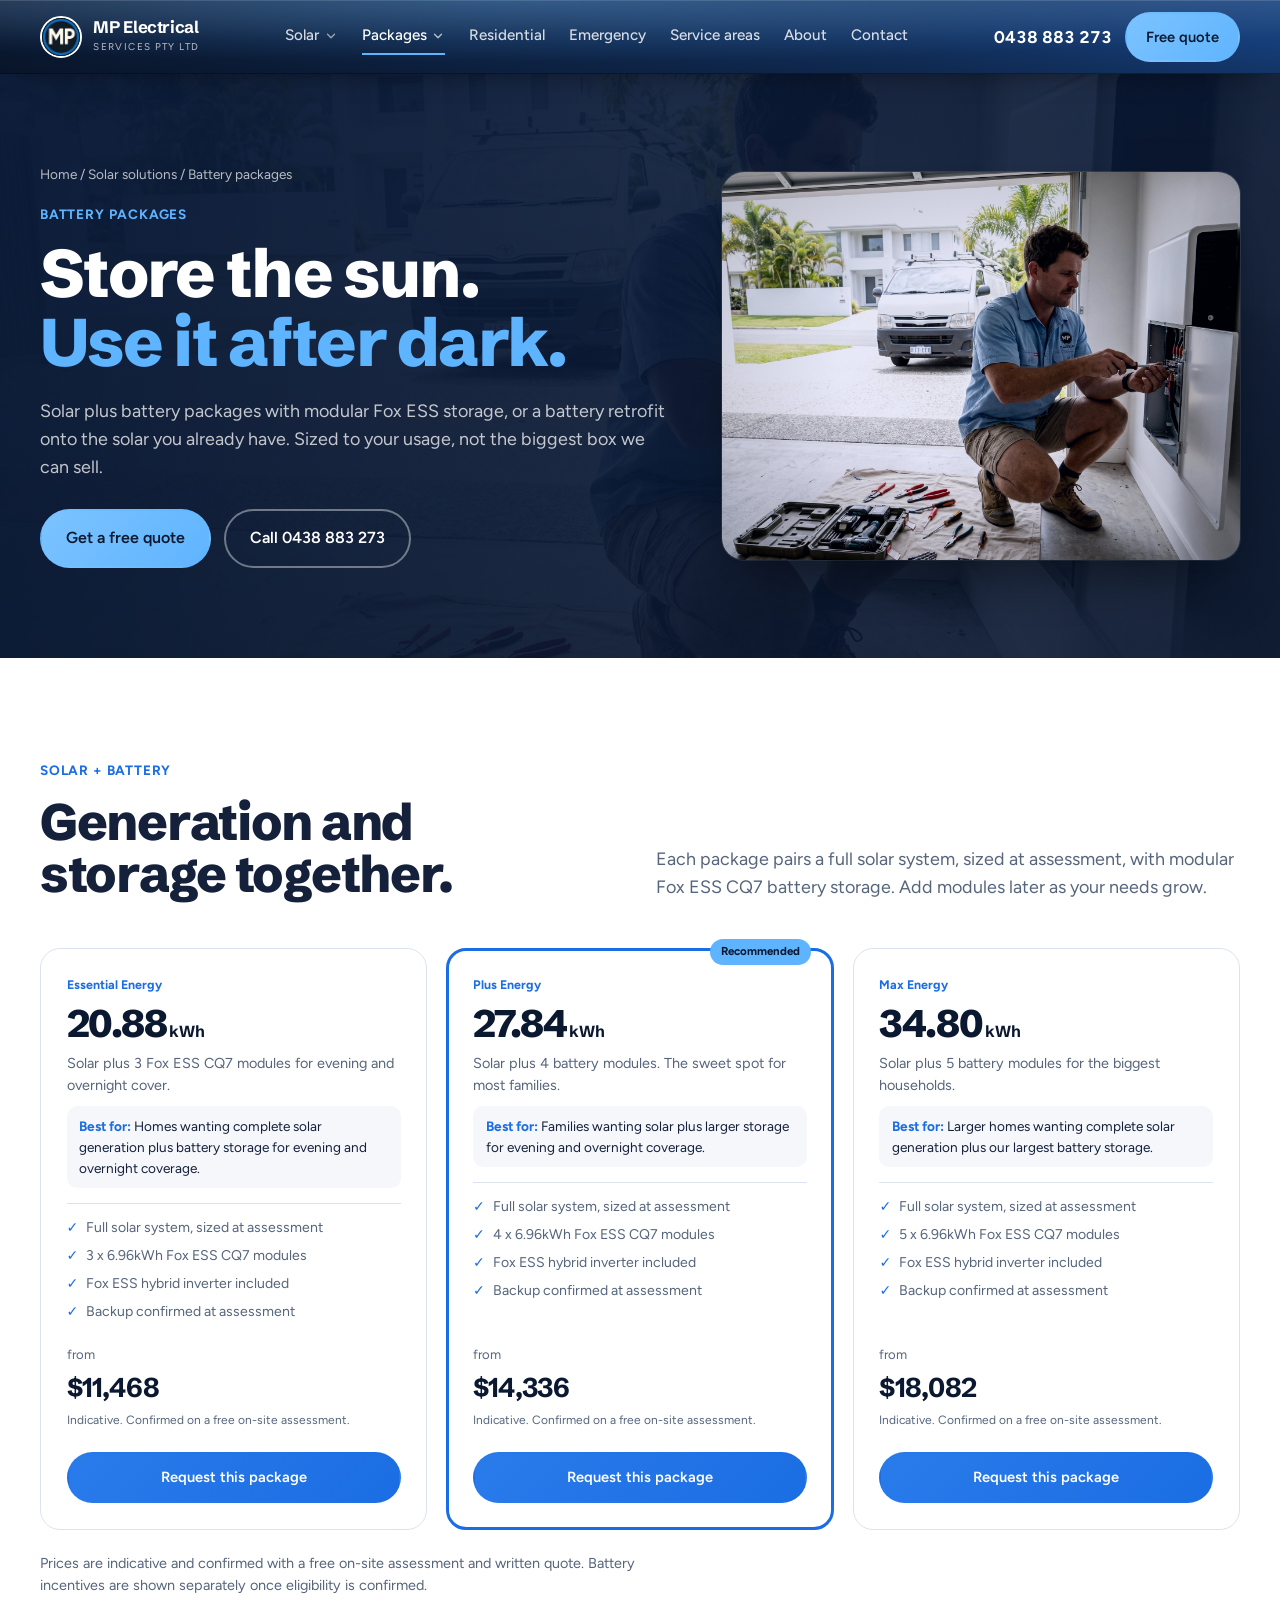
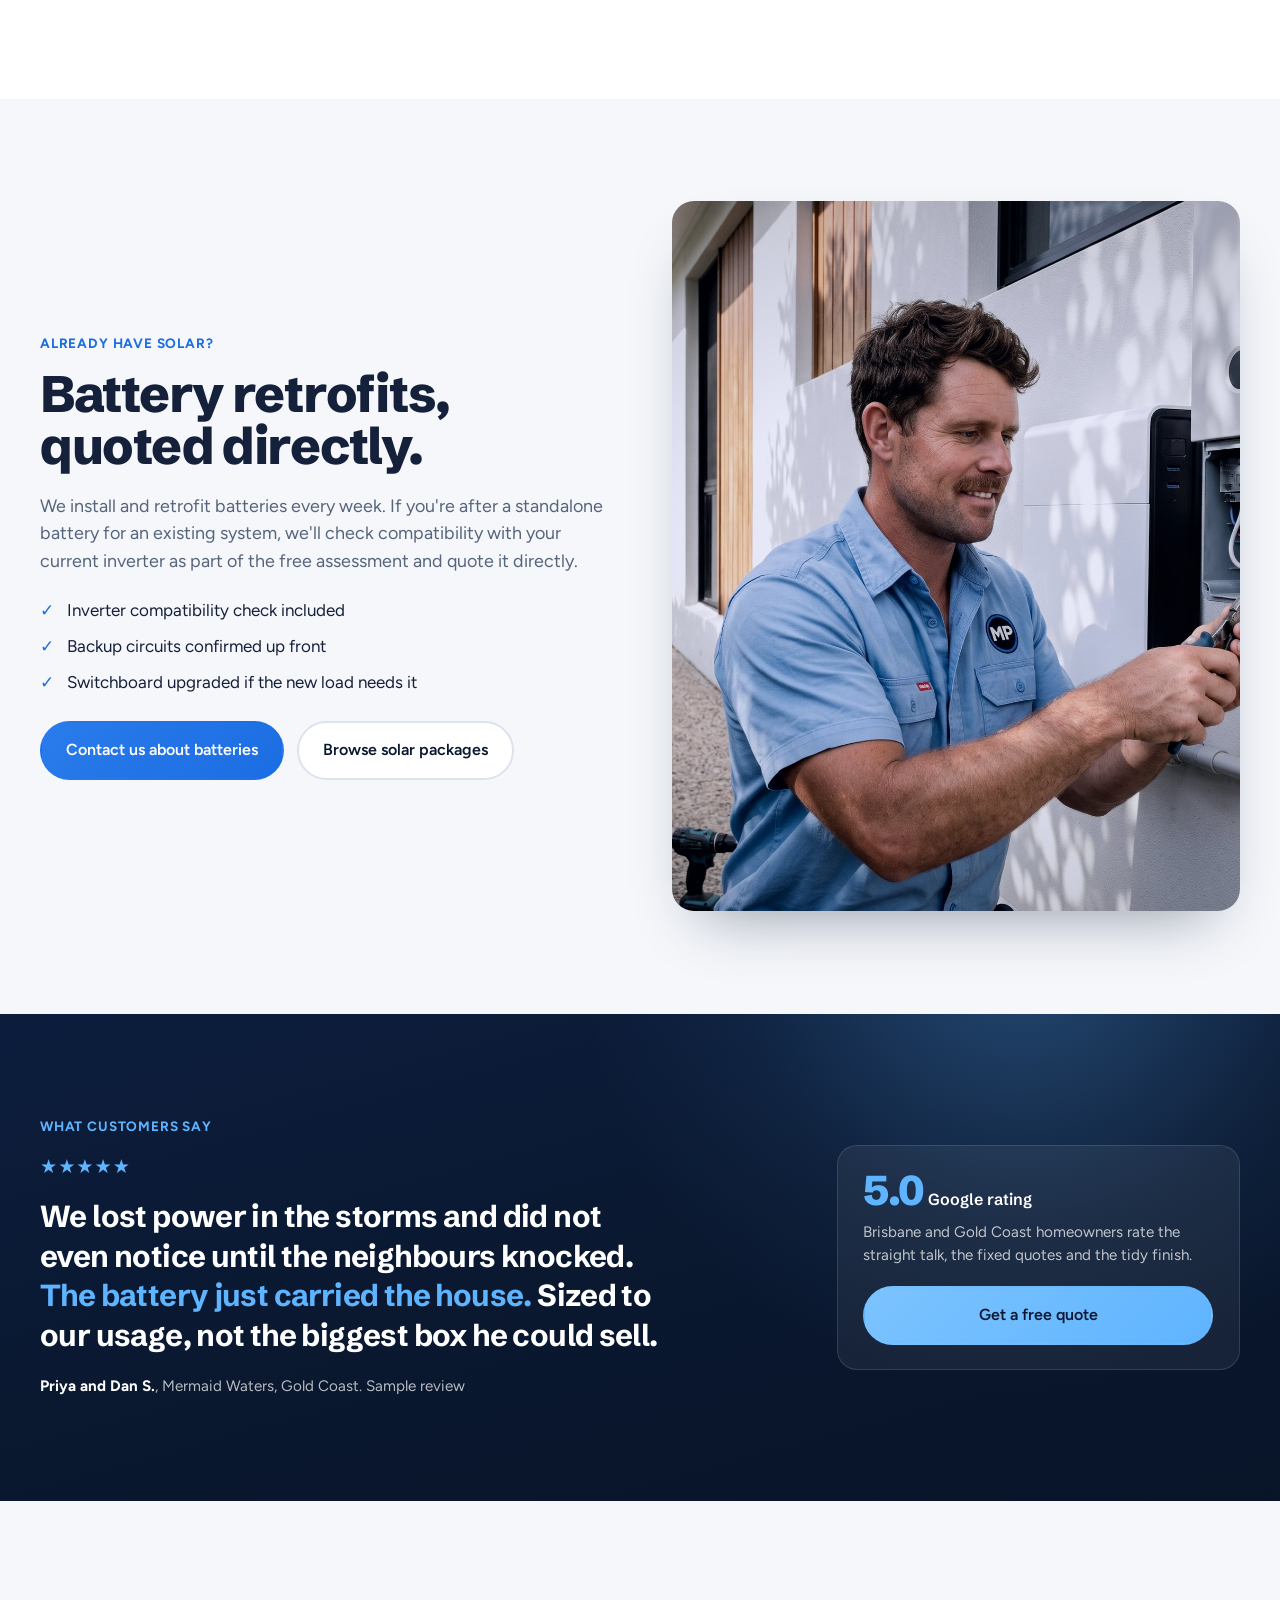
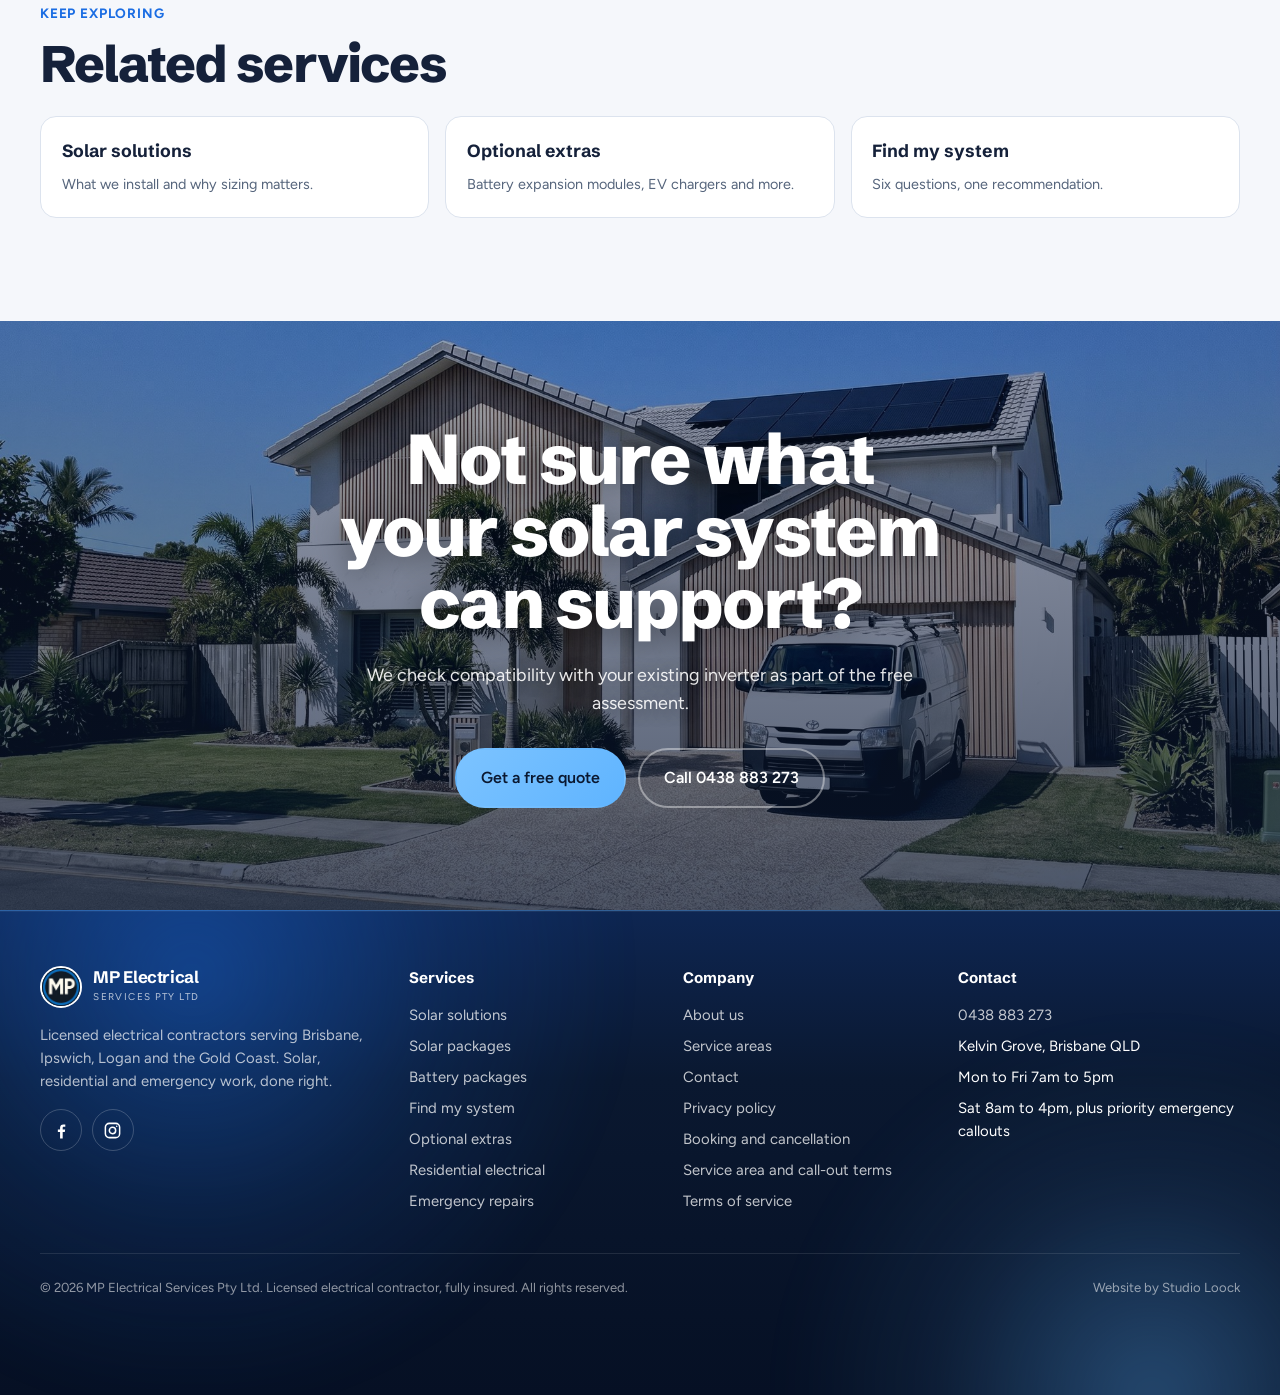
<file: battery-packages.html>
<!doctype html>
<html lang="en-AU">
<head>
<meta charset="utf-8">
<meta name="viewport" content="width=device-width,initial-scale=1,viewport-fit=cover">
<title>Battery Packages Brisbane and Gold Coast | Solar and Battery Storage | MP Electrical Services</title>
<meta name="description" content="Solar and battery packages for Brisbane and Gold Coast homes from $11,468, plus battery retrofits for existing solar. Fox ESS modular storage sized to your usage. Free on-site assessment.">
<link rel="canonical" href="https://www.mp-electrical-services-pty-ltd.com/battery-packages">
<!-- go-live -->
<meta property="og:url" content="https://www.mp-electrical-services-pty-ltd.com/battery-packages">
<meta property="og:site_name" content="MP Electrical Services">
<meta property="og:locale" content="en_AU">
<meta property="og:image" content="https://www.mp-electrical-services-pty-ltd.com/assets/hero.jpg">
<meta property="og:image:width" content="2000">
<meta property="og:image:height" content="1341">
<meta name="twitter:card" content="summary_large_image">
<link rel="icon" href="/assets/logo.jpg" type="image/jpeg">
<link rel="apple-touch-icon" href="/assets/logo.jpg">
<script async src="https://www.googletagmanager.com/gtag/js?id=G-20N35X00Z1"></script>
<script>window.dataLayer=window.dataLayer||[];function gtag(){dataLayer.push(arguments)}gtag('js',new Date());gtag('config','G-20N35X00Z1');</script>
<script src="/assets/site.js" defer></script>
<meta property="og:title" content="Battery Packages Brisbane and Gold Coast | Solar and Battery Storage | MP Electrical Services"><meta property="og:description" content="Solar and battery packages for Brisbane and Gold Coast homes from $11,468, plus battery retrofits for existing solar. Fox ESS modular storage sized to your usage. Free on-site assessment."><meta property="og:type" content="website">
<link rel="preconnect" href="https://fonts.googleapis.com"><link rel="preconnect" href="https://fonts.gstatic.com" crossorigin><link rel="stylesheet" href="https://fonts.googleapis.com/css2?family=Schibsted+Grotesk:wght@500;700;800&family=Figtree:wght@400;500;600;700&display=swap">
<link rel="stylesheet" href="style.css?v=15">

</head>
<body>
<header>
  <div class="wrap nav">
    <a class="logo" href="/" aria-label="MP Electrical Services home"><img src="assets/logo.jpg" alt=""><div><b>MP Electrical</b><span>SERVICES PTY LTD</span></div></a>
    <nav class="links" aria-label="Main"><div class="dd"><a href="/solar-solutions" aria-haspopup="true">Solar<svg viewBox="0 0 24 24" fill="none" stroke="currentColor" stroke-width="2.2" stroke-linecap="round" stroke-linejoin="round"><path d="M6 9l6 6 6-6"/></svg></a><div class="dd-panel"><a href="/solar-solutions"><b>Solar solutions</b><span>Systems sized to how you use power</span></a><a href="/battery-packages"><b>Battery storage</b><span>Add storage, or retrofit to existing solar</span></a></div></div><div class="dd"><a href="/solar-packages" class="cur" aria-haspopup="true">Packages<svg viewBox="0 0 24 24" fill="none" stroke="currentColor" stroke-width="2.2" stroke-linecap="round" stroke-linejoin="round"><path d="M6 9l6 6 6-6"/></svg></a><div class="dd-panel"><a href="/solar-packages" class="cur"><b>Solar packages</b><span>Starter, Plus and Max from $6,109</span></a><a href="/battery-packages"><b>Battery packages</b><span>Solar plus storage from $11,468</span></a><a href="/system-finder"><b>Find my system</b><span>Six questions, one recommendation</span></a><a href="/extras"><b>Optional extras</b><span>EV chargers, monitoring and more</span></a></div></div><a href="/residential-electrical">Residential</a><a href="/emergency-repairs">Emergency</a><a href="/service-areas">Service areas</a><a href="/about">About</a><a href="/contact">Contact</a></nav>
    <div class="nav-cta">
      <a class="nav-phone" href="tel:+61438883273">0438 883 273</a>
      <a class="btn btn-sky" href="/contact" style="padding:.7rem 1.2rem;font-size:.92rem">Free quote</a>
      <a class="phone-ic" href="tel:+61438883273" aria-label="Call 0438 883 273"><svg viewBox="0 0 24 24" fill="none" stroke="currentColor" stroke-width="2" stroke-linecap="round" stroke-linejoin="round"><path d="M22 16.9v3a2 2 0 0 1-2.2 2 19.8 19.8 0 0 1-8.6-3.1 19.5 19.5 0 0 1-6-6A19.8 19.8 0 0 1 2.1 4.2 2 2 0 0 1 4.1 2h3a2 2 0 0 1 2 1.7c.1.9.4 1.8.7 2.7a2 2 0 0 1-.5 2.1L8 9.8a16 16 0 0 0 6 6l1.3-1.3a2 2 0 0 1 2.1-.5c.9.3 1.8.6 2.7.7a2 2 0 0 1 1.7 2z"/></svg></a>
      <button class="burger" aria-label="Open menu" aria-expanded="false" id="burger"><svg class="ic-open" viewBox="0 0 24 24" fill="none" stroke="currentColor" stroke-width="2.2" stroke-linecap="round"><path d="M4 7h16M4 12h16M4 17h16"/></svg><svg class="ic-close" viewBox="0 0 24 24" fill="none" stroke="currentColor" stroke-width="2.2" stroke-linecap="round"><path d="M6 6l12 12M18 6L6 18"/></svg></button>
    </div>
  </div>
</header>
  <div class="mobile-menu" id="mmenu" aria-hidden="true">
    <div class="mm-inner">
      <nav class="mm-links" aria-label="Mobile"><div class="mm-group" style="--i:0"><button type="button" class="mm-toggle" aria-expanded="false"><span>Solar</span><svg viewBox="0 0 24 24" fill="none" stroke="currentColor" stroke-width="2" stroke-linecap="round" stroke-linejoin="round"><path d="M6 9l6 6 6-6"/></svg></button><div class="mm-sub"><a href="/solar-solutions">Solar solutions<small>Systems sized to how you use power</small></a><a href="/battery-packages">Battery storage<small>Add storage, or retrofit to existing solar</small></a></div></div><div class="mm-group cur" style="--i:1"><button type="button" class="mm-toggle" aria-expanded="false"><span>Packages</span><svg viewBox="0 0 24 24" fill="none" stroke="currentColor" stroke-width="2" stroke-linecap="round" stroke-linejoin="round"><path d="M6 9l6 6 6-6"/></svg></button><div class="mm-sub"><a href="/solar-packages" class="cur">Solar packages<small>Starter, Plus and Max from $6,109</small></a><a href="/battery-packages">Battery packages<small>Solar plus storage from $11,468</small></a><a href="/system-finder">Find my system<small>Six questions, one recommendation</small></a><a href="/extras">Optional extras<small>EV chargers, monitoring and more</small></a></div></div><a href="/residential-electrical" class="mm-link" style="--i:2"><span>Residential</span><svg viewBox="0 0 24 24" fill="none" stroke="currentColor" stroke-width="2" stroke-linecap="round" stroke-linejoin="round"><path d="M5 12h14M13 6l6 6-6 6"/></svg></a><a href="/emergency-repairs" class="mm-link" style="--i:3"><span>Emergency</span><svg viewBox="0 0 24 24" fill="none" stroke="currentColor" stroke-width="2" stroke-linecap="round" stroke-linejoin="round"><path d="M5 12h14M13 6l6 6-6 6"/></svg></a><a href="/service-areas" class="mm-link" style="--i:4"><span>Service areas</span><svg viewBox="0 0 24 24" fill="none" stroke="currentColor" stroke-width="2" stroke-linecap="round" stroke-linejoin="round"><path d="M5 12h14M13 6l6 6-6 6"/></svg></a><a href="/about" class="mm-link" style="--i:5"><span>About</span><svg viewBox="0 0 24 24" fill="none" stroke="currentColor" stroke-width="2" stroke-linecap="round" stroke-linejoin="round"><path d="M5 12h14M13 6l6 6-6 6"/></svg></a><a href="/contact" class="mm-link" style="--i:6"><span>Contact</span><svg viewBox="0 0 24 24" fill="none" stroke="currentColor" stroke-width="2" stroke-linecap="round" stroke-linejoin="round"><path d="M5 12h14M13 6l6 6-6 6"/></svg></a></nav>
      <div class="mm-foot" style="--i:7">
        <a class="btn btn-sky" href="/contact">Get a free quote</a>
        <a class="mm-phone" href="tel:+61438883273">0438 883 273</a>
        <p>Mon to Fri 7am to 5pm · Sat 8am to 4pm<br>Priority emergency callouts</p>
        <div class="mm-social"><a href="https://facebook.com/profile.php?id=61579229777890" target="_blank" rel="noopener" aria-label="MP Electrical on Facebook" title="Facebook"><svg viewBox="0 0 24 24" fill="currentColor" aria-hidden="true"><path d="M13.5 22v-8h2.7l.4-3.2h-3.1V8.8c0-.9.3-1.6 1.6-1.6h1.7V4.4c-.3 0-1.3-.1-2.5-.1-2.5 0-4.1 1.5-4.1 4.2v2.3H7.4V14h2.8v8h3.3z"/></svg></a><a href="https://instagram.com/mp_electricalpty.ltd/" target="_blank" rel="noopener" aria-label="MP Electrical on Instagram" title="Instagram"><svg viewBox="0 0 24 24" fill="none" stroke="currentColor" stroke-width="1.9" stroke-linecap="round" aria-hidden="true"><rect x="3" y="3" width="18" height="18" rx="5"/><circle cx="12" cy="12" r="4"/><circle cx="17.3" cy="6.7" r="1" fill="currentColor" stroke="none"/></svg></a></div>
      </div>
    </div>
  </div>

<main>
<section class="phero on-dark"><div class="bg" style="background-image:url(assets/battery.jpg)"></div><div class="wrap">
  <div><div class="crumbs"><a href="/">Home</a> / <a href="/solar-solutions">Solar solutions</a> / Battery packages</div><div class="kicker">Battery packages</div><h1>Store the sun. <span class='hi'>Use it after dark.</span></h1><p class="lede">Solar plus battery packages with modular Fox ESS storage, or a battery retrofit onto the solar you already have. Sized to your usage, not the biggest box we can sell.</p><div class="actions"><a class="btn btn-sky" href="/contact">Get a free quote</a><a class="btn btn-ghost" href="tel:+61438883273">Call 0438 883 273</a></div></div>
  <img src="assets/battery.jpg" alt="Meyer from MP Electrical installing a home battery in a Gold Coast garage"></div></section>
<section><div class="wrap">
  <div class="head"><div><div class="kicker">Solar + battery</div><h2>Generation and storage together.</h2></div><p class="lede">Each package pairs a full solar system, sized at assessment, with modular Fox ESS CQ7 battery storage. Add modules later as your needs grow.</p></div>
  <div class="pgrid"><article class="pk"><span class="tier">Essential Energy</span><div class="kw">20.88<small>kWh</small></div><div class="sub">Solar plus 3 Fox ESS CQ7 modules for evening and overnight cover.</div>
  <div class="best"><b>Best for:</b> Homes wanting complete solar generation plus battery storage for evening and overnight coverage.</div><ul><li>Full solar system, sized at assessment</li><li>3 x 6.96kWh Fox ESS CQ7 modules</li><li>Fox ESS hybrid inverter included</li><li>Backup confirmed at assessment</li></ul>
  <div class="price">from <b>$11,468</b><small>Indicative. Confirmed on a free on-site assessment.</small></div><a class="btn btn-blue" href="/contact">Request this package</a></article><article class="pk hl"><span class="tag">Recommended</span><span class="tier">Plus Energy</span><div class="kw">27.84<small>kWh</small></div><div class="sub">Solar plus 4 battery modules. The sweet spot for most families.</div>
  <div class="best"><b>Best for:</b> Families wanting solar plus larger storage for evening and overnight coverage.</div><ul><li>Full solar system, sized at assessment</li><li>4 x 6.96kWh Fox ESS CQ7 modules</li><li>Fox ESS hybrid inverter included</li><li>Backup confirmed at assessment</li></ul>
  <div class="price">from <b>$14,336</b><small>Indicative. Confirmed on a free on-site assessment.</small></div><a class="btn btn-blue" href="/contact">Request this package</a></article><article class="pk"><span class="tier">Max Energy</span><div class="kw">34.80<small>kWh</small></div><div class="sub">Solar plus 5 battery modules for the biggest households.</div>
  <div class="best"><b>Best for:</b> Larger homes wanting complete solar generation plus our largest battery storage.</div><ul><li>Full solar system, sized at assessment</li><li>5 x 6.96kWh Fox ESS CQ7 modules</li><li>Fox ESS hybrid inverter included</li><li>Backup confirmed at assessment</li></ul>
  <div class="price">from <b>$18,082</b><small>Indicative. Confirmed on a free on-site assessment.</small></div><a class="btn btn-blue" href="/contact">Request this package</a></article></div>
  <p class="pnote">Prices are indicative and confirmed with a free on-site assessment and written quote. Battery incentives are shown separately once eligibility is confirmed.</p>
</div></section>
<section class="paper"><div class="wrap split">
  <div><div class="kicker">Already have solar?</div><h2>Battery retrofits, quoted directly.</h2>
    <p class="lede" style="margin:1.2rem 0 1.4rem">We install and retrofit batteries every week. If you're after a standalone battery for an existing system, we'll check compatibility with your current inverter as part of the free assessment and quote it directly.</p>
    <ul class="check"><li>Inverter compatibility check included</li><li>Backup circuits confirmed up front</li><li>Switchboard upgraded if the new load needs it</li></ul>
    <div class="actions" style="margin-top:1.6rem"><a class="btn btn-blue" href="/contact">Contact us about batteries</a><a class="btn btn-ghost-dark" href="/solar-packages">Browse solar packages</a></div></div>
  <img src="assets/why.jpg" alt="Meyer wiring a solar inverter and battery at a Brisbane home">
</div></section>
<section class="dark rvband"><div class="glow" aria-hidden="true"></div><div class="wrap">
  <div><div class="kicker">What customers say</div><div class="stars">★★★★★</div><blockquote>We lost power in the storms and did not even notice until the neighbours knocked. <span class="hi">The battery just carried the house.</span> Sized to our usage, not the biggest box he could sell.</blockquote><cite><b>Priya and Dan S.</b>, Mermaid Waters, Gold Coast. <span class="tc" title="Replace with MP's actual Google reviews">Sample review</span></cite></div>
  <div class="rvside"><div class="big">5.0<small>Google rating</small></div><p>Brisbane and Gold Coast homeowners rate the straight talk, the fixed quotes and the tidy finish.</p><a class="btn btn-sky" href="/contact">Get a free quote</a></div>
</div></section>
<section class="paper"><div class="wrap"><div class="kicker">Keep exploring</div><h2 style="margin-bottom:1.6rem">Related services</h2><div class="related"><a href="/solar-solutions"><b>Solar solutions</b><span>What we install and why sizing matters.</span></a><a href="/extras"><b>Optional extras</b><span>Battery expansion modules, EV chargers and more.</span></a><a href="/system-finder"><b>Find my system</b><span>Six questions, one recommendation.</span></a></div></div></section>
<section class="cta"><div class="cta-bg" aria-hidden="true"></div><div class="wrap"><h2>Not sure what your solar system can support?</h2><p>We check compatibility with your existing inverter as part of the free assessment.</p>
  <div class="actions"><a class="btn btn-sky" href="/contact">Get a free quote</a><a class="btn btn-ghost" href="tel:+61438883273">Call 0438 883 273</a></div></div></section>
</main>
<footer>
  <div class="wrap">
    <div class="fgrid">
      <div>
        <a class="logo" href="/"><img src="assets/logo.jpg" alt=""><div><b>MP Electrical</b><span>SERVICES PTY LTD</span></div></a>
        <p style="margin-top:1rem">Licensed electrical contractors serving Brisbane, Ipswich, Logan and the Gold Coast. Solar, residential and emergency work, done right.</p>
        <div class="socials"><a href="https://facebook.com/profile.php?id=61579229777890" target="_blank" rel="noopener" aria-label="MP Electrical on Facebook" title="Facebook"><svg viewBox="0 0 24 24" fill="currentColor" aria-hidden="true"><path d="M13.5 22v-8h2.7l.4-3.2h-3.1V8.8c0-.9.3-1.6 1.6-1.6h1.7V4.4c-.3 0-1.3-.1-2.5-.1-2.5 0-4.1 1.5-4.1 4.2v2.3H7.4V14h2.8v8h3.3z"/></svg></a><a href="https://instagram.com/mp_electricalpty.ltd/" target="_blank" rel="noopener" aria-label="MP Electrical on Instagram" title="Instagram"><svg viewBox="0 0 24 24" fill="none" stroke="currentColor" stroke-width="1.9" stroke-linecap="round" aria-hidden="true"><rect x="3" y="3" width="18" height="18" rx="5"/><circle cx="12" cy="12" r="4"/><circle cx="17.3" cy="6.7" r="1" fill="currentColor" stroke="none"/></svg></a></div>
      </div>
      <div><h4>Services</h4><ul><li><a href="/solar-solutions">Solar solutions</a></li><li><a href="/solar-packages">Solar packages</a></li><li><a href="/battery-packages">Battery packages</a></li><li><a href="/system-finder">Find my system</a></li><li><a href="/extras">Optional extras</a></li><li><a href="/residential-electrical">Residential electrical</a></li><li><a href="/emergency-repairs">Emergency repairs</a></li></ul></div>
      <div><h4>Company</h4><ul><li><a href="/about">About us</a></li><li><a href="/service-areas">Service areas</a></li><li><a href="/contact">Contact</a></li><li><a href="/policies#privacy">Privacy policy</a></li><li><a href="/policies#booking">Booking and cancellation</a></li><li><a href="/policies#callout">Service area and call-out terms</a></li><li><a href="/policies#terms">Terms of service</a></li></ul></div>
      <div><h4>Contact</h4><ul><li><a href="tel:+61438883273">0438 883 273</a></li><li>Kelvin Grove, Brisbane QLD</li><li>Mon to Fri 7am to 5pm</li><li>Sat 8am to 4pm, plus priority emergency callouts</li></ul></div>
    </div>
    <div class="fbottom"><span>© 2026 MP Electrical Services Pty Ltd. Licensed electrical contractor, fully insured. All rights reserved.</span><span>Website by Studio Loock</span></div>
  </div>
</footer>
<script>
(function(){
  var b=document.getElementById('burger'),m=document.getElementById('mmenu');
  function setMenu(o){m.classList.toggle('open',o);b.classList.toggle('x',o);b.setAttribute('aria-expanded',o);m.setAttribute('aria-hidden',!o);document.documentElement.classList.toggle('noscroll',o)}
  b.addEventListener('click',function(){setMenu(!m.classList.contains('open'))});
  m.querySelectorAll('a').forEach(function(a){a.addEventListener('click',function(){setMenu(false)})});
  document.addEventListener('keydown',function(e){if(e.key==='Escape')setMenu(false)});
  m.querySelectorAll('.mm-toggle').forEach(function(t){t.addEventListener('click',function(){var g=t.parentNode,o=!g.classList.contains('open');m.querySelectorAll('.mm-group.open').forEach(function(x){x.classList.remove('open');x.querySelector('.mm-toggle').setAttribute('aria-expanded','false')});g.classList.toggle('open',o);t.setAttribute('aria-expanded',o)})});
  m.querySelectorAll('.mm-group.cur').forEach(function(g){g.classList.add('open');g.querySelector('.mm-toggle').setAttribute('aria-expanded','true')});
  document.querySelectorAll('.dd>a').forEach(function(a){a.addEventListener('click',function(e){if(window.matchMedia('(hover:none)').matches&&!a.parentNode.classList.contains('open')){e.preventDefault();document.querySelectorAll('.dd.open').forEach(function(d){d.classList.remove('open')});a.parentNode.classList.add('open')}})});
  document.addEventListener('click',function(e){if(!e.target.closest('.dd'))document.querySelectorAll('.dd.open').forEach(function(d){d.classList.remove('open')})});
  document.querySelectorAll('form.qf').forEach(function(f){f.addEventListener('submit',function(e){e.preventDefault();
    var req=f.querySelectorAll('[required]'),ok=true;req.forEach(function(i){if(!i.value.trim()){ok=false;i.style.borderColor='#D9534F';if(ok===false&&!f._f){i.focus();f._f=1}}});
    if(!ok){f._f=0;return} window.mpSend(f)})});
})();
</script>

</body>
</html>
</file>
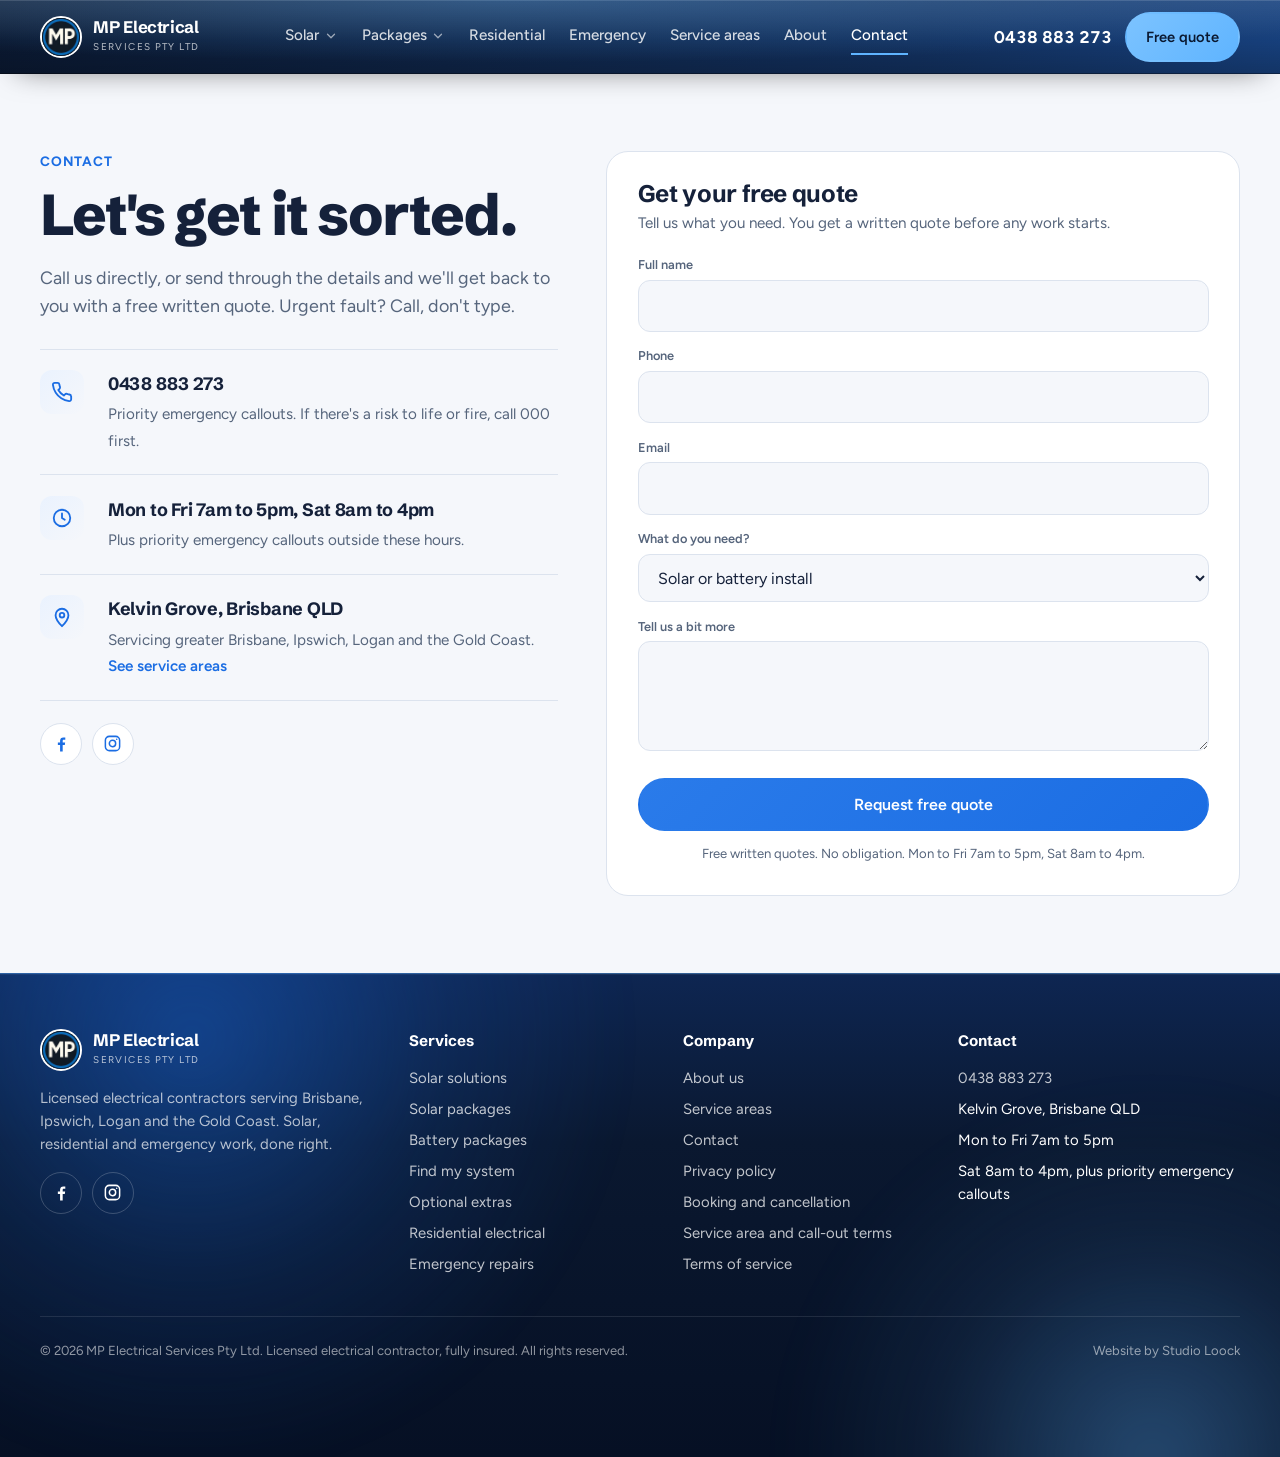
<file: contact.html>
<!doctype html>
<html lang="en-AU">
<head>
<meta charset="utf-8">
<meta name="viewport" content="width=device-width,initial-scale=1,viewport-fit=cover">
<title>Contact MP Electrical Services | Free Quotes Brisbane and Gold Coast</title>
<meta name="description" content="Get a free written quote from MP Electrical Services, Brisbane and Gold Coast. Call 0438 883 273 or send your details. Mon to Fri 7am to 5pm, Sat 8am to 4pm, plus priority emergency callouts.">
<link rel="canonical" href="https://www.mp-electrical-services-pty-ltd.com/contact">
<!-- go-live -->
<meta property="og:url" content="https://www.mp-electrical-services-pty-ltd.com/contact">
<meta property="og:site_name" content="MP Electrical Services">
<meta property="og:locale" content="en_AU">
<meta property="og:image" content="https://www.mp-electrical-services-pty-ltd.com/assets/hero.jpg">
<meta property="og:image:width" content="2000">
<meta property="og:image:height" content="1341">
<meta name="twitter:card" content="summary_large_image">
<link rel="icon" href="/assets/logo.jpg" type="image/jpeg">
<link rel="apple-touch-icon" href="/assets/logo.jpg">
<script async src="https://www.googletagmanager.com/gtag/js?id=G-20N35X00Z1"></script>
<script>window.dataLayer=window.dataLayer||[];function gtag(){dataLayer.push(arguments)}gtag('js',new Date());gtag('config','G-20N35X00Z1');</script>
<script src="/assets/site.js" defer></script>
<meta property="og:title" content="Contact MP Electrical Services | Free Quotes Brisbane and Gold Coast"><meta property="og:description" content="Get a free written quote from MP Electrical Services, Brisbane and Gold Coast. Call 0438 883 273 or send your details. Mon to Fri 7am to 5pm, Sat 8am to 4pm, plus priority emergency callouts."><meta property="og:type" content="website">
<link rel="preconnect" href="https://fonts.googleapis.com"><link rel="preconnect" href="https://fonts.gstatic.com" crossorigin><link rel="stylesheet" href="https://fonts.googleapis.com/css2?family=Schibsted+Grotesk:wght@500;700;800&family=Figtree:wght@400;500;600;700&display=swap">
<link rel="stylesheet" href="style.css?v=15">

</head>
<body>
<header>
  <div class="wrap nav">
    <a class="logo" href="/" aria-label="MP Electrical Services home"><img src="assets/logo.jpg" alt=""><div><b>MP Electrical</b><span>SERVICES PTY LTD</span></div></a>
    <nav class="links" aria-label="Main"><div class="dd"><a href="/solar-solutions" aria-haspopup="true">Solar<svg viewBox="0 0 24 24" fill="none" stroke="currentColor" stroke-width="2.2" stroke-linecap="round" stroke-linejoin="round"><path d="M6 9l6 6 6-6"/></svg></a><div class="dd-panel"><a href="/solar-solutions"><b>Solar solutions</b><span>Systems sized to how you use power</span></a><a href="/battery-packages"><b>Battery storage</b><span>Add storage, or retrofit to existing solar</span></a></div></div><div class="dd"><a href="/solar-packages" aria-haspopup="true">Packages<svg viewBox="0 0 24 24" fill="none" stroke="currentColor" stroke-width="2.2" stroke-linecap="round" stroke-linejoin="round"><path d="M6 9l6 6 6-6"/></svg></a><div class="dd-panel"><a href="/solar-packages"><b>Solar packages</b><span>Starter, Plus and Max from $6,109</span></a><a href="/battery-packages"><b>Battery packages</b><span>Solar plus storage from $11,468</span></a><a href="/system-finder"><b>Find my system</b><span>Six questions, one recommendation</span></a><a href="/extras"><b>Optional extras</b><span>EV chargers, monitoring and more</span></a></div></div><a href="/residential-electrical">Residential</a><a href="/emergency-repairs">Emergency</a><a href="/service-areas">Service areas</a><a href="/about">About</a><a href="/contact" class="cur">Contact</a></nav>
    <div class="nav-cta">
      <a class="nav-phone" href="tel:+61438883273">0438 883 273</a>
      <a class="btn btn-sky" href="/contact" style="padding:.7rem 1.2rem;font-size:.92rem">Free quote</a>
      <a class="phone-ic" href="tel:+61438883273" aria-label="Call 0438 883 273"><svg viewBox="0 0 24 24" fill="none" stroke="currentColor" stroke-width="2" stroke-linecap="round" stroke-linejoin="round"><path d="M22 16.9v3a2 2 0 0 1-2.2 2 19.8 19.8 0 0 1-8.6-3.1 19.5 19.5 0 0 1-6-6A19.8 19.8 0 0 1 2.1 4.2 2 2 0 0 1 4.1 2h3a2 2 0 0 1 2 1.7c.1.9.4 1.8.7 2.7a2 2 0 0 1-.5 2.1L8 9.8a16 16 0 0 0 6 6l1.3-1.3a2 2 0 0 1 2.1-.5c.9.3 1.8.6 2.7.7a2 2 0 0 1 1.7 2z"/></svg></a>
      <button class="burger" aria-label="Open menu" aria-expanded="false" id="burger"><svg class="ic-open" viewBox="0 0 24 24" fill="none" stroke="currentColor" stroke-width="2.2" stroke-linecap="round"><path d="M4 7h16M4 12h16M4 17h16"/></svg><svg class="ic-close" viewBox="0 0 24 24" fill="none" stroke="currentColor" stroke-width="2.2" stroke-linecap="round"><path d="M6 6l12 12M18 6L6 18"/></svg></button>
    </div>
  </div>
</header>
  <div class="mobile-menu" id="mmenu" aria-hidden="true">
    <div class="mm-inner">
      <nav class="mm-links" aria-label="Mobile"><div class="mm-group" style="--i:0"><button type="button" class="mm-toggle" aria-expanded="false"><span>Solar</span><svg viewBox="0 0 24 24" fill="none" stroke="currentColor" stroke-width="2" stroke-linecap="round" stroke-linejoin="round"><path d="M6 9l6 6 6-6"/></svg></button><div class="mm-sub"><a href="/solar-solutions">Solar solutions<small>Systems sized to how you use power</small></a><a href="/battery-packages">Battery storage<small>Add storage, or retrofit to existing solar</small></a></div></div><div class="mm-group" style="--i:1"><button type="button" class="mm-toggle" aria-expanded="false"><span>Packages</span><svg viewBox="0 0 24 24" fill="none" stroke="currentColor" stroke-width="2" stroke-linecap="round" stroke-linejoin="round"><path d="M6 9l6 6 6-6"/></svg></button><div class="mm-sub"><a href="/solar-packages">Solar packages<small>Starter, Plus and Max from $6,109</small></a><a href="/battery-packages">Battery packages<small>Solar plus storage from $11,468</small></a><a href="/system-finder">Find my system<small>Six questions, one recommendation</small></a><a href="/extras">Optional extras<small>EV chargers, monitoring and more</small></a></div></div><a href="/residential-electrical" class="mm-link" style="--i:2"><span>Residential</span><svg viewBox="0 0 24 24" fill="none" stroke="currentColor" stroke-width="2" stroke-linecap="round" stroke-linejoin="round"><path d="M5 12h14M13 6l6 6-6 6"/></svg></a><a href="/emergency-repairs" class="mm-link" style="--i:3"><span>Emergency</span><svg viewBox="0 0 24 24" fill="none" stroke="currentColor" stroke-width="2" stroke-linecap="round" stroke-linejoin="round"><path d="M5 12h14M13 6l6 6-6 6"/></svg></a><a href="/service-areas" class="mm-link" style="--i:4"><span>Service areas</span><svg viewBox="0 0 24 24" fill="none" stroke="currentColor" stroke-width="2" stroke-linecap="round" stroke-linejoin="round"><path d="M5 12h14M13 6l6 6-6 6"/></svg></a><a href="/about" class="mm-link" style="--i:5"><span>About</span><svg viewBox="0 0 24 24" fill="none" stroke="currentColor" stroke-width="2" stroke-linecap="round" stroke-linejoin="round"><path d="M5 12h14M13 6l6 6-6 6"/></svg></a><a href="/contact" class="mm-link cur" style="--i:6"><span>Contact</span><svg viewBox="0 0 24 24" fill="none" stroke="currentColor" stroke-width="2" stroke-linecap="round" stroke-linejoin="round"><path d="M5 12h14M13 6l6 6-6 6"/></svg></a></nav>
      <div class="mm-foot" style="--i:7">
        <a class="btn btn-sky" href="/contact">Get a free quote</a>
        <a class="mm-phone" href="tel:+61438883273">0438 883 273</a>
        <p>Mon to Fri 7am to 5pm · Sat 8am to 4pm<br>Priority emergency callouts</p>
        <div class="mm-social"><a href="https://facebook.com/profile.php?id=61579229777890" target="_blank" rel="noopener" aria-label="MP Electrical on Facebook" title="Facebook"><svg viewBox="0 0 24 24" fill="currentColor" aria-hidden="true"><path d="M13.5 22v-8h2.7l.4-3.2h-3.1V8.8c0-.9.3-1.6 1.6-1.6h1.7V4.4c-.3 0-1.3-.1-2.5-.1-2.5 0-4.1 1.5-4.1 4.2v2.3H7.4V14h2.8v8h3.3z"/></svg></a><a href="https://instagram.com/mp_electricalpty.ltd/" target="_blank" rel="noopener" aria-label="MP Electrical on Instagram" title="Instagram"><svg viewBox="0 0 24 24" fill="none" stroke="currentColor" stroke-width="1.9" stroke-linecap="round" aria-hidden="true"><rect x="3" y="3" width="18" height="18" rx="5"/><circle cx="12" cy="12" r="4"/><circle cx="17.3" cy="6.7" r="1" fill="currentColor" stroke="none"/></svg></a></div>
      </div>
    </div>
  </div>

<main>
<section class="paper" style="padding-block:clamp(3rem,6vw,5rem)"><div class="wrap" style="display:grid;grid-template-columns:.9fr 1.1fr;gap:3rem;align-items:start" id="cgrid">
  <div><div class="kicker">Contact</div><h1 style="font-size:clamp(2.2rem,5vw,3.6rem)">Let's get it sorted.</h1>
    <p class="lede" style="margin:1.2rem 0 1.8rem">Call us directly, or send through the details and we'll get back to you with a free written quote. Urgent fault? Call, don't type.</p>
    <div class="reasons" style="margin-top:0">
      <div class="reason"><div class="ic"><svg viewBox="0 0 24 24" fill="none" stroke="currentColor" stroke-width="2" stroke-linecap="round" stroke-linejoin="round"><path d="M22 16.9v3a2 2 0 0 1-2.2 2 19.8 19.8 0 0 1-8.6-3.1 19.5 19.5 0 0 1-6-6A19.8 19.8 0 0 1 2.1 4.2 2 2 0 0 1 4.1 2h3a2 2 0 0 1 2 1.7c.1.9.4 1.8.7 2.7a2 2 0 0 1-.5 2.1L8 9.8a16 16 0 0 0 6 6l1.3-1.3a2 2 0 0 1 2.1-.5c.9.3 1.8.6 2.7.7a2 2 0 0 1 1.7 2z"/></svg></div><div><b><a href="tel:+61438883273">0438 883 273</a></b><span>Priority emergency callouts. If there's a risk to life or fire, call 000 first.</span></div></div>
      <div class="reason"><div class="ic"><svg viewBox="0 0 24 24" fill="none" stroke="currentColor" stroke-width="2" stroke-linecap="round" stroke-linejoin="round"><circle cx="12" cy="12" r="9"/><path d="M12 7v5l3 2"/></svg></div><div><b>Mon to Fri 7am to 5pm, Sat 8am to 4pm</b><span>Plus priority emergency callouts outside these hours.</span></div></div>
      <div class="reason"><div class="ic"><svg viewBox="0 0 24 24" fill="none" stroke="currentColor" stroke-width="2" stroke-linecap="round" stroke-linejoin="round"><path d="M12 22s7-7 7-12a7 7 0 0 0-14 0c0 5 7 12 7 12z"/><circle cx="12" cy="10" r="2.5"/></svg></div><div><b>Kelvin Grove, Brisbane QLD</b><span>Servicing greater Brisbane, Ipswich, Logan and the Gold Coast. <a href="/service-areas" style="color:var(--blue);font-weight:600">See service areas</a></span></div></div>
    </div>
    <div class="socials light" style="margin-top:1.4rem"><a href="https://facebook.com/profile.php?id=61579229777890" target="_blank" rel="noopener" aria-label="MP Electrical on Facebook" title="Facebook" style="border-color:var(--line)"><svg viewBox="0 0 24 24" fill="currentColor" aria-hidden="true"><path d="M13.5 22v-8h2.7l.4-3.2h-3.1V8.8c0-.9.3-1.6 1.6-1.6h1.7V4.4c-.3 0-1.3-.1-2.5-.1-2.5 0-4.1 1.5-4.1 4.2v2.3H7.4V14h2.8v8h3.3z"/></svg></a><a href="https://instagram.com/mp_electricalpty.ltd/" target="_blank" rel="noopener" aria-label="MP Electrical on Instagram" title="Instagram" style="border-color:var(--line)"><svg viewBox="0 0 24 24" fill="none" stroke="currentColor" stroke-width="1.9" stroke-linecap="round" aria-hidden="true"><rect x="3" y="3" width="18" height="18" rx="5"/><circle cx="12" cy="12" r="4"/><circle cx="17.3" cy="6.7" r="1" fill="currentColor" stroke="none"/></svg></a></div>
  </div>
  <div class="quote flat" id="quote">
  <h3>Get your free quote</h3>
  <p>Tell us what you need. You get a written quote before any work starts.</p>
  <form class="qf" novalidate>
    <input type="hidden" name="access_key" value="8883d7b1-b0a7-4b6b-816f-a5e4c54d22b0">
    <input type="hidden" name="subject" value="New quote request from the website">
    <input type="hidden" name="from_name" value="MP Electrical website">
    <input type="checkbox" name="botcheck" class="hp" tabindex="-1" autocomplete="off" aria-hidden="true">
    <div class="field"><label for="f-name">Full name</label><input id="f-name" name="name" autocomplete="name" required></div>
    <div class="field"><label for="f-phone">Phone</label><input id="f-phone" name="phone" type="tel" inputmode="tel" autocomplete="tel" required></div>
    <div class="field"><label for="f-email">Email</label><input id="f-email" name="email" type="email" inputmode="email" autocomplete="email"></div>
    <div class="field"><label for="f-job">What do you need?</label><select id="f-job" name="job"><option selected>Solar or battery install</option><option>Residential electrical work</option><option>Emergency repair</option><option>Something else</option></select></div>
    <div class="field"><label for="f-msg">Tell us a bit more</label><textarea id="f-msg" name="message"></textarea></div>
    <button class="btn btn-blue" type="submit">Request free quote</button>
    <small>Free written quotes. No obligation. Mon to Fri 7am to 5pm, Sat 8am to 4pm.</small>
  </form>
  <div class="sent"><h3>Thanks, we've got it.</h3><p>We'll call you back on the number you gave us. Urgent? Ring 0438 883 273 now.</p></div>
</div>
</div></section>
<style>@media(max-width:900px){#cgrid{grid-template-columns:1fr!important;gap:2rem!important}}</style>
</main>
<footer>
  <div class="wrap">
    <div class="fgrid">
      <div>
        <a class="logo" href="/"><img src="assets/logo.jpg" alt=""><div><b>MP Electrical</b><span>SERVICES PTY LTD</span></div></a>
        <p style="margin-top:1rem">Licensed electrical contractors serving Brisbane, Ipswich, Logan and the Gold Coast. Solar, residential and emergency work, done right.</p>
        <div class="socials"><a href="https://facebook.com/profile.php?id=61579229777890" target="_blank" rel="noopener" aria-label="MP Electrical on Facebook" title="Facebook"><svg viewBox="0 0 24 24" fill="currentColor" aria-hidden="true"><path d="M13.5 22v-8h2.7l.4-3.2h-3.1V8.8c0-.9.3-1.6 1.6-1.6h1.7V4.4c-.3 0-1.3-.1-2.5-.1-2.5 0-4.1 1.5-4.1 4.2v2.3H7.4V14h2.8v8h3.3z"/></svg></a><a href="https://instagram.com/mp_electricalpty.ltd/" target="_blank" rel="noopener" aria-label="MP Electrical on Instagram" title="Instagram"><svg viewBox="0 0 24 24" fill="none" stroke="currentColor" stroke-width="1.9" stroke-linecap="round" aria-hidden="true"><rect x="3" y="3" width="18" height="18" rx="5"/><circle cx="12" cy="12" r="4"/><circle cx="17.3" cy="6.7" r="1" fill="currentColor" stroke="none"/></svg></a></div>
      </div>
      <div><h4>Services</h4><ul><li><a href="/solar-solutions">Solar solutions</a></li><li><a href="/solar-packages">Solar packages</a></li><li><a href="/battery-packages">Battery packages</a></li><li><a href="/system-finder">Find my system</a></li><li><a href="/extras">Optional extras</a></li><li><a href="/residential-electrical">Residential electrical</a></li><li><a href="/emergency-repairs">Emergency repairs</a></li></ul></div>
      <div><h4>Company</h4><ul><li><a href="/about">About us</a></li><li><a href="/service-areas">Service areas</a></li><li><a href="/contact">Contact</a></li><li><a href="/policies#privacy">Privacy policy</a></li><li><a href="/policies#booking">Booking and cancellation</a></li><li><a href="/policies#callout">Service area and call-out terms</a></li><li><a href="/policies#terms">Terms of service</a></li></ul></div>
      <div><h4>Contact</h4><ul><li><a href="tel:+61438883273">0438 883 273</a></li><li>Kelvin Grove, Brisbane QLD</li><li>Mon to Fri 7am to 5pm</li><li>Sat 8am to 4pm, plus priority emergency callouts</li></ul></div>
    </div>
    <div class="fbottom"><span>© 2026 MP Electrical Services Pty Ltd. Licensed electrical contractor, fully insured. All rights reserved.</span><span>Website by Studio Loock</span></div>
  </div>
</footer>
<script>
(function(){
  var b=document.getElementById('burger'),m=document.getElementById('mmenu');
  function setMenu(o){m.classList.toggle('open',o);b.classList.toggle('x',o);b.setAttribute('aria-expanded',o);m.setAttribute('aria-hidden',!o);document.documentElement.classList.toggle('noscroll',o)}
  b.addEventListener('click',function(){setMenu(!m.classList.contains('open'))});
  m.querySelectorAll('a').forEach(function(a){a.addEventListener('click',function(){setMenu(false)})});
  document.addEventListener('keydown',function(e){if(e.key==='Escape')setMenu(false)});
  m.querySelectorAll('.mm-toggle').forEach(function(t){t.addEventListener('click',function(){var g=t.parentNode,o=!g.classList.contains('open');m.querySelectorAll('.mm-group.open').forEach(function(x){x.classList.remove('open');x.querySelector('.mm-toggle').setAttribute('aria-expanded','false')});g.classList.toggle('open',o);t.setAttribute('aria-expanded',o)})});
  m.querySelectorAll('.mm-group.cur').forEach(function(g){g.classList.add('open');g.querySelector('.mm-toggle').setAttribute('aria-expanded','true')});
  document.querySelectorAll('.dd>a').forEach(function(a){a.addEventListener('click',function(e){if(window.matchMedia('(hover:none)').matches&&!a.parentNode.classList.contains('open')){e.preventDefault();document.querySelectorAll('.dd.open').forEach(function(d){d.classList.remove('open')});a.parentNode.classList.add('open')}})});
  document.addEventListener('click',function(e){if(!e.target.closest('.dd'))document.querySelectorAll('.dd.open').forEach(function(d){d.classList.remove('open')})});
  document.querySelectorAll('form.qf').forEach(function(f){f.addEventListener('submit',function(e){e.preventDefault();
    var req=f.querySelectorAll('[required]'),ok=true;req.forEach(function(i){if(!i.value.trim()){ok=false;i.style.borderColor='#D9534F';if(ok===false&&!f._f){i.focus();f._f=1}}});
    if(!ok){f._f=0;return} window.mpSend(f)})});
})();
</script>
<script>(function(){var m={emergency:'Emergency repair',switchboard:'Residential electrical work',solar:'Solar or battery install',battery:'Solar or battery install'};var q=location.search.match(/job=([a-z]+)/);if(q&&m[q[1]]){var s=document.getElementById('f-job');if(s)s.value=m[q[1]]}})();</script>
</body>
</html>
</file>
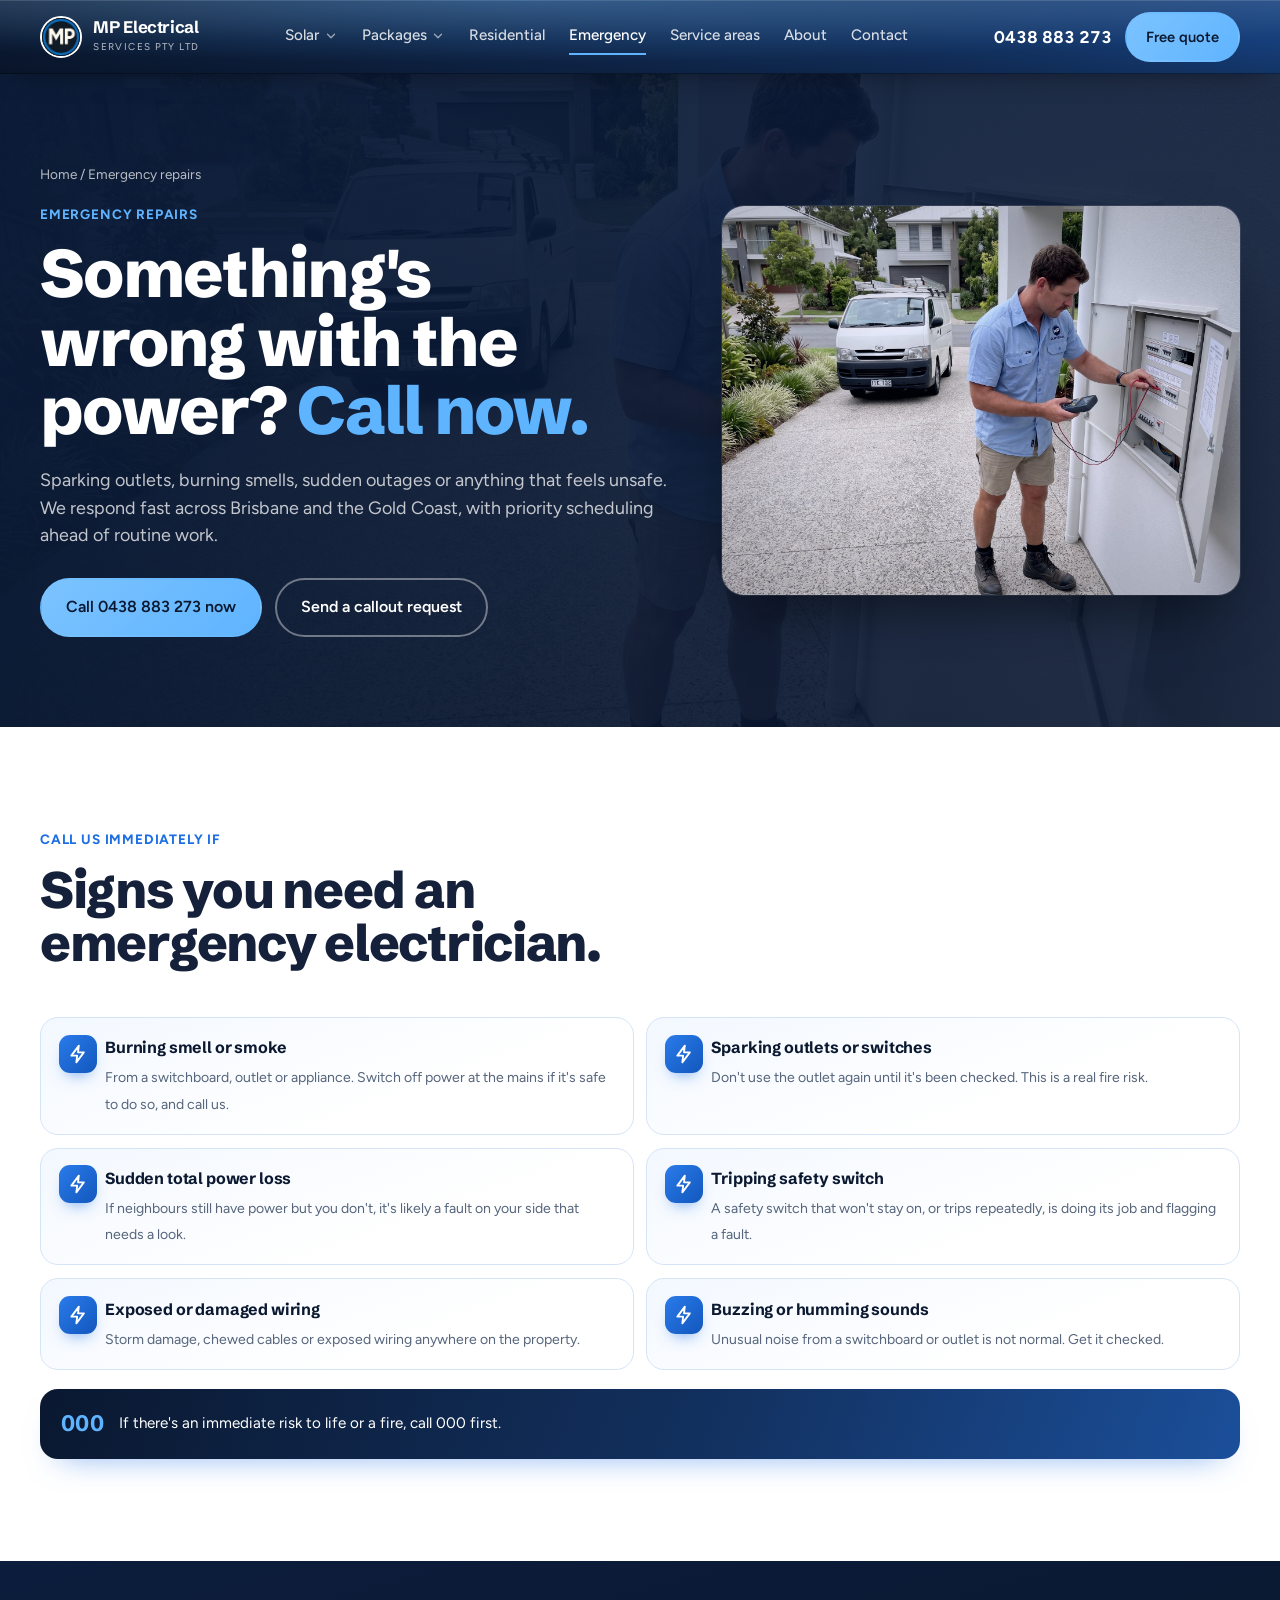
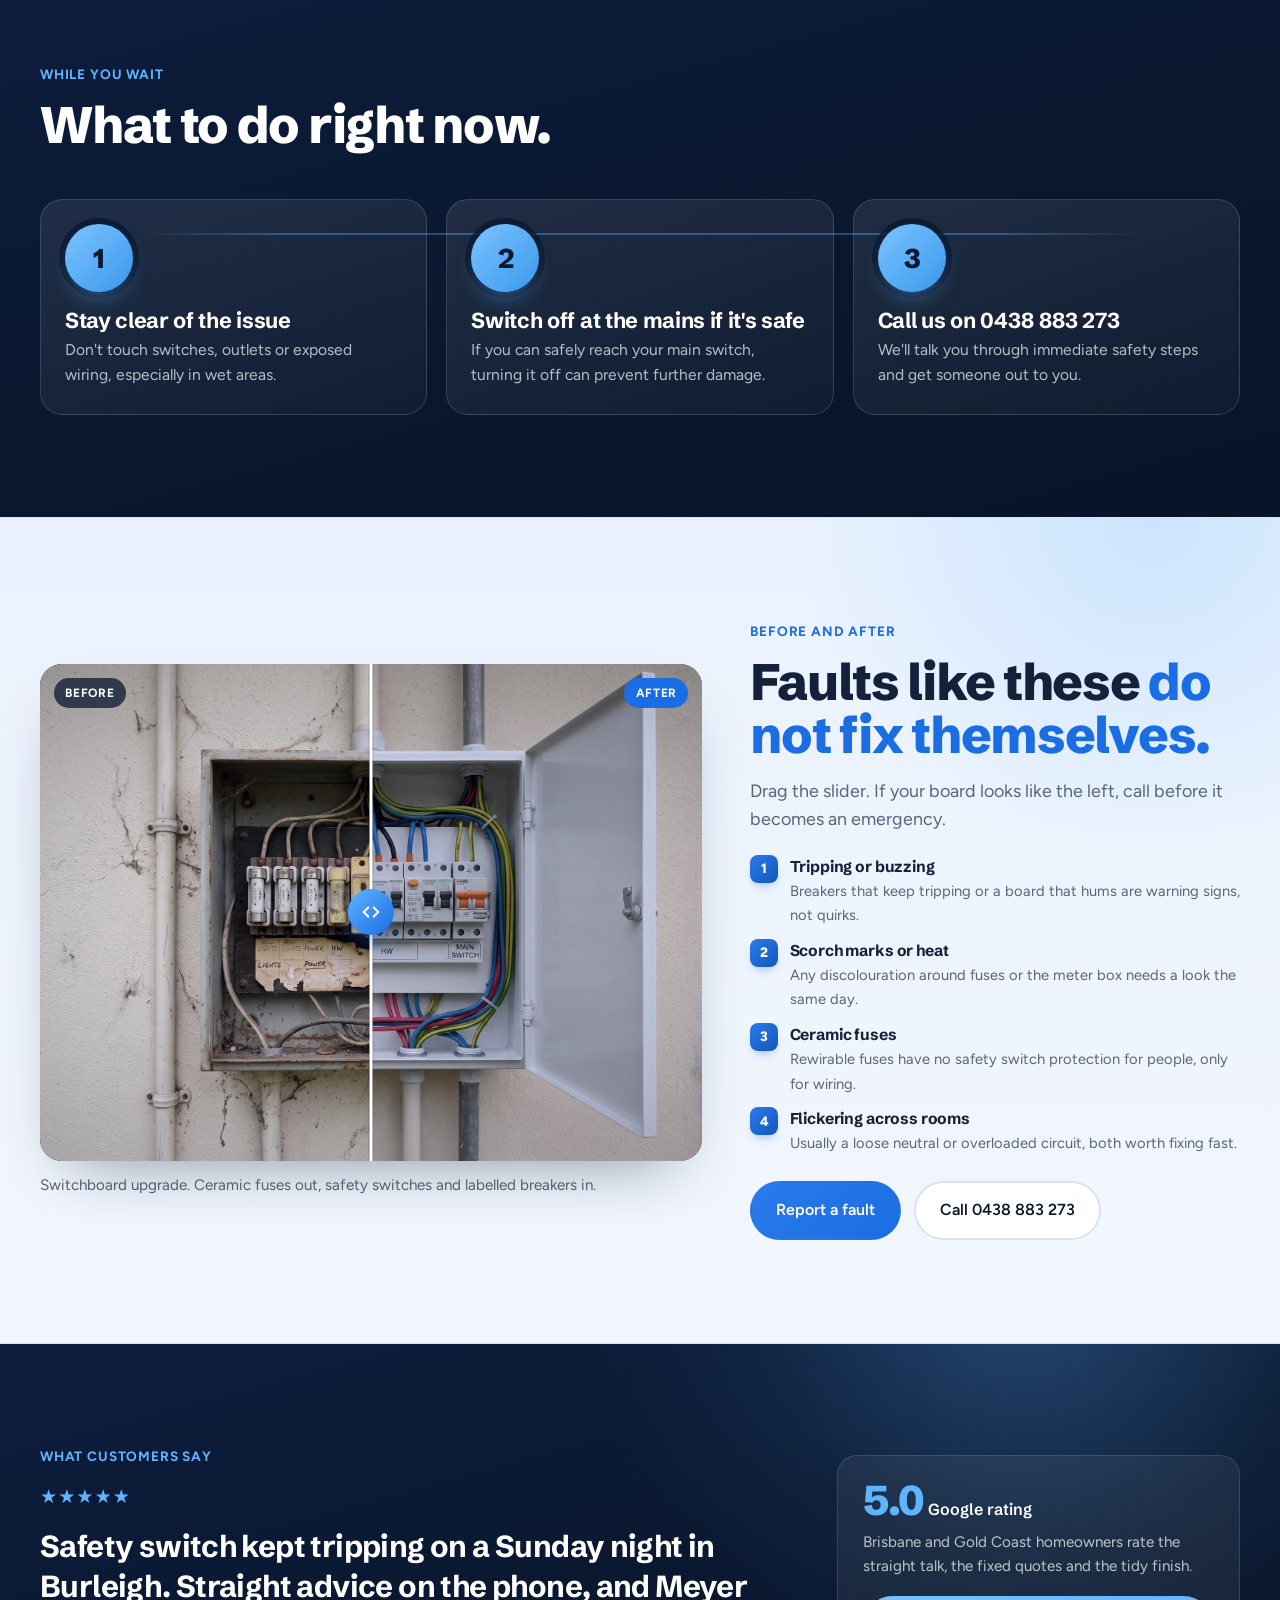
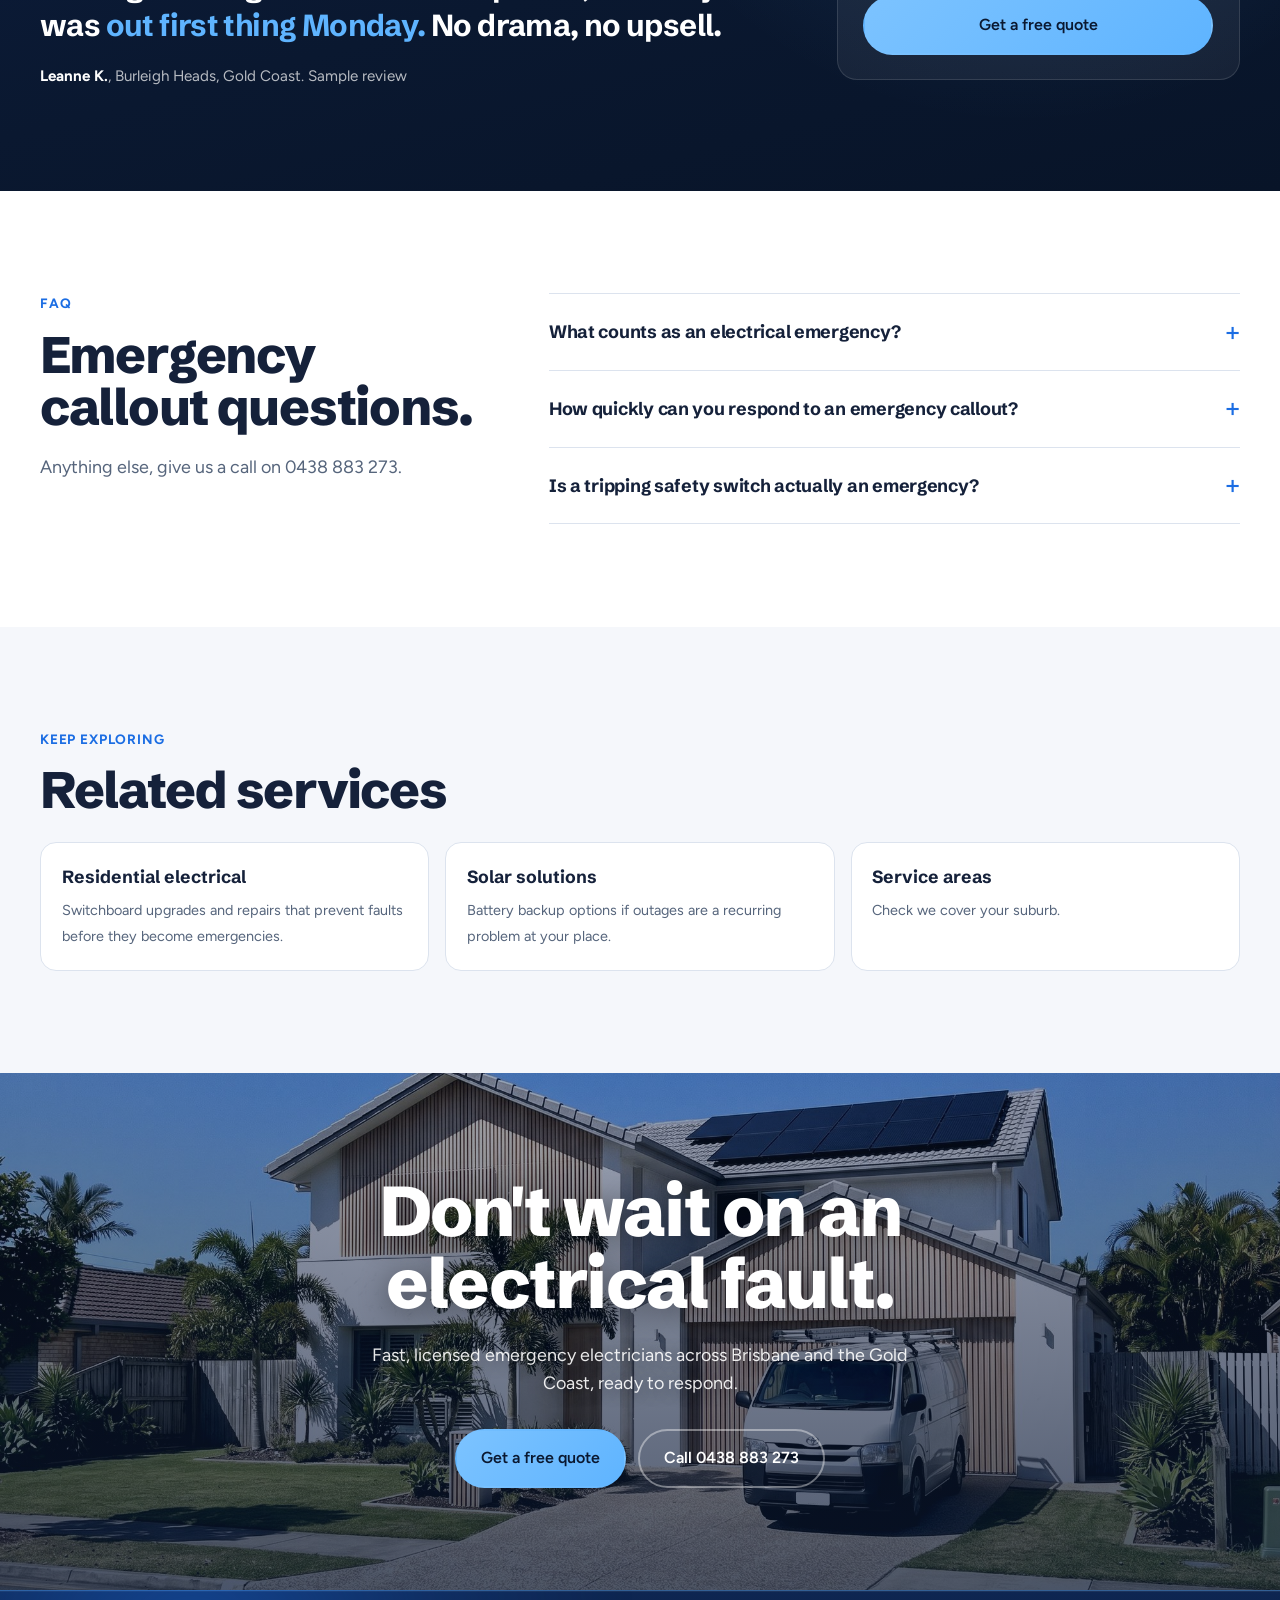
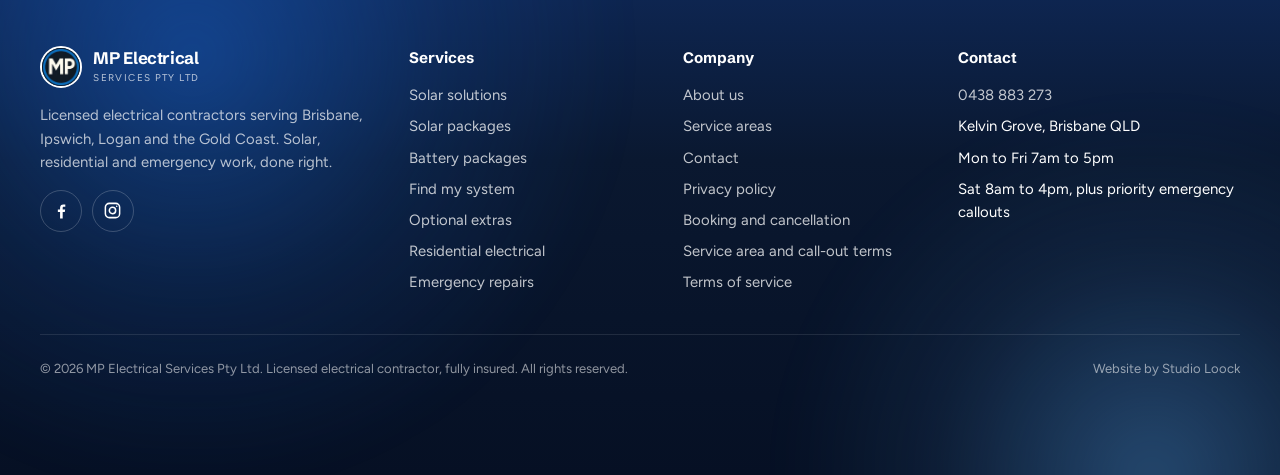
<file: emergency-repairs.html>
<!doctype html>
<html lang="en-AU">
<head>
<meta charset="utf-8">
<meta name="viewport" content="width=device-width,initial-scale=1,viewport-fit=cover">
<title>Emergency Electrician Brisbane and Gold Coast | Fast Priority Callouts | MP Electrical Services</title>
<meta name="description" content="Emergency electricians across Brisbane and the Gold Coast for sparking outlets, burning smells, power loss, tripping safety switches and storm damage. Priority callouts. Call 0438 883 273.">
<link rel="canonical" href="https://www.mp-electrical-services-pty-ltd.com/emergency-repairs">
<!-- go-live -->
<meta property="og:url" content="https://www.mp-electrical-services-pty-ltd.com/emergency-repairs">
<meta property="og:site_name" content="MP Electrical Services">
<meta property="og:locale" content="en_AU">
<meta property="og:image" content="https://www.mp-electrical-services-pty-ltd.com/assets/hero.jpg">
<meta property="og:image:width" content="2000">
<meta property="og:image:height" content="1341">
<meta name="twitter:card" content="summary_large_image">
<link rel="icon" href="/assets/logo.jpg" type="image/jpeg">
<link rel="apple-touch-icon" href="/assets/logo.jpg">
<script async src="https://www.googletagmanager.com/gtag/js?id=G-20N35X00Z1"></script>
<script>window.dataLayer=window.dataLayer||[];function gtag(){dataLayer.push(arguments)}gtag('js',new Date());gtag('config','G-20N35X00Z1');</script>
<script src="/assets/site.js" defer></script>
<meta property="og:title" content="Emergency Electrician Brisbane and Gold Coast | Fast Priority Callouts | MP Electrical Services"><meta property="og:description" content="Emergency electricians across Brisbane and the Gold Coast for sparking outlets, burning smells, power loss, tripping safety switches and storm damage. Priority callouts. Call 0438 883 273."><meta property="og:type" content="website">
<link rel="preconnect" href="https://fonts.googleapis.com"><link rel="preconnect" href="https://fonts.gstatic.com" crossorigin><link rel="stylesheet" href="https://fonts.googleapis.com/css2?family=Schibsted+Grotesk:wght@500;700;800&family=Figtree:wght@400;500;600;700&display=swap">
<link rel="stylesheet" href="style.css?v=15">
<script type="application/ld+json">{"@context": "https://schema.org", "@type": "FAQPage", "mainEntity": [{"@type": "Question", "name": "What counts as an electrical emergency?", "acceptedAnswer": {"@type": "Answer", "text": "Sparking outlets, burning smells, sudden total power loss, exposed or damaged wiring, or a safety switch that keeps tripping. Any of these means stop using the area and call us. If there is an immediate risk to life or fire, call 000 first."}}, {"@type": "Question", "name": "How quickly can you respond to an emergency callout?", "acceptedAnswer": {"@type": "Answer", "text": "Emergency callouts get priority scheduling ahead of routine work. Call us directly on 0438 883 273 and we'll talk you through immediate safety steps while arranging someone to get to you."}}, {"@type": "Question", "name": "Is a tripping safety switch actually an emergency?", "acceptedAnswer": {"@type": "Answer", "text": "A safety switch that won't stay on, or trips repeatedly, is doing exactly what it's designed to do: flagging a real fault. It's not something to keep resetting and ignoring. Get it looked at."}}]}</script>
</head>
<body>
<header>
  <div class="wrap nav">
    <a class="logo" href="/" aria-label="MP Electrical Services home"><img src="assets/logo.jpg" alt=""><div><b>MP Electrical</b><span>SERVICES PTY LTD</span></div></a>
    <nav class="links" aria-label="Main"><div class="dd"><a href="/solar-solutions" aria-haspopup="true">Solar<svg viewBox="0 0 24 24" fill="none" stroke="currentColor" stroke-width="2.2" stroke-linecap="round" stroke-linejoin="round"><path d="M6 9l6 6 6-6"/></svg></a><div class="dd-panel"><a href="/solar-solutions"><b>Solar solutions</b><span>Systems sized to how you use power</span></a><a href="/battery-packages"><b>Battery storage</b><span>Add storage, or retrofit to existing solar</span></a></div></div><div class="dd"><a href="/solar-packages" aria-haspopup="true">Packages<svg viewBox="0 0 24 24" fill="none" stroke="currentColor" stroke-width="2.2" stroke-linecap="round" stroke-linejoin="round"><path d="M6 9l6 6 6-6"/></svg></a><div class="dd-panel"><a href="/solar-packages"><b>Solar packages</b><span>Starter, Plus and Max from $6,109</span></a><a href="/battery-packages"><b>Battery packages</b><span>Solar plus storage from $11,468</span></a><a href="/system-finder"><b>Find my system</b><span>Six questions, one recommendation</span></a><a href="/extras"><b>Optional extras</b><span>EV chargers, monitoring and more</span></a></div></div><a href="/residential-electrical">Residential</a><a href="/emergency-repairs" class="cur">Emergency</a><a href="/service-areas">Service areas</a><a href="/about">About</a><a href="/contact">Contact</a></nav>
    <div class="nav-cta">
      <a class="nav-phone" href="tel:+61438883273">0438 883 273</a>
      <a class="btn btn-sky" href="/contact" style="padding:.7rem 1.2rem;font-size:.92rem">Free quote</a>
      <a class="phone-ic" href="tel:+61438883273" aria-label="Call 0438 883 273"><svg viewBox="0 0 24 24" fill="none" stroke="currentColor" stroke-width="2" stroke-linecap="round" stroke-linejoin="round"><path d="M22 16.9v3a2 2 0 0 1-2.2 2 19.8 19.8 0 0 1-8.6-3.1 19.5 19.5 0 0 1-6-6A19.8 19.8 0 0 1 2.1 4.2 2 2 0 0 1 4.1 2h3a2 2 0 0 1 2 1.7c.1.9.4 1.8.7 2.7a2 2 0 0 1-.5 2.1L8 9.8a16 16 0 0 0 6 6l1.3-1.3a2 2 0 0 1 2.1-.5c.9.3 1.8.6 2.7.7a2 2 0 0 1 1.7 2z"/></svg></a>
      <button class="burger" aria-label="Open menu" aria-expanded="false" id="burger"><svg class="ic-open" viewBox="0 0 24 24" fill="none" stroke="currentColor" stroke-width="2.2" stroke-linecap="round"><path d="M4 7h16M4 12h16M4 17h16"/></svg><svg class="ic-close" viewBox="0 0 24 24" fill="none" stroke="currentColor" stroke-width="2.2" stroke-linecap="round"><path d="M6 6l12 12M18 6L6 18"/></svg></button>
    </div>
  </div>
</header>
  <div class="mobile-menu" id="mmenu" aria-hidden="true">
    <div class="mm-inner">
      <nav class="mm-links" aria-label="Mobile"><div class="mm-group" style="--i:0"><button type="button" class="mm-toggle" aria-expanded="false"><span>Solar</span><svg viewBox="0 0 24 24" fill="none" stroke="currentColor" stroke-width="2" stroke-linecap="round" stroke-linejoin="round"><path d="M6 9l6 6 6-6"/></svg></button><div class="mm-sub"><a href="/solar-solutions">Solar solutions<small>Systems sized to how you use power</small></a><a href="/battery-packages">Battery storage<small>Add storage, or retrofit to existing solar</small></a></div></div><div class="mm-group" style="--i:1"><button type="button" class="mm-toggle" aria-expanded="false"><span>Packages</span><svg viewBox="0 0 24 24" fill="none" stroke="currentColor" stroke-width="2" stroke-linecap="round" stroke-linejoin="round"><path d="M6 9l6 6 6-6"/></svg></button><div class="mm-sub"><a href="/solar-packages">Solar packages<small>Starter, Plus and Max from $6,109</small></a><a href="/battery-packages">Battery packages<small>Solar plus storage from $11,468</small></a><a href="/system-finder">Find my system<small>Six questions, one recommendation</small></a><a href="/extras">Optional extras<small>EV chargers, monitoring and more</small></a></div></div><a href="/residential-electrical" class="mm-link" style="--i:2"><span>Residential</span><svg viewBox="0 0 24 24" fill="none" stroke="currentColor" stroke-width="2" stroke-linecap="round" stroke-linejoin="round"><path d="M5 12h14M13 6l6 6-6 6"/></svg></a><a href="/emergency-repairs" class="mm-link cur" style="--i:3"><span>Emergency</span><svg viewBox="0 0 24 24" fill="none" stroke="currentColor" stroke-width="2" stroke-linecap="round" stroke-linejoin="round"><path d="M5 12h14M13 6l6 6-6 6"/></svg></a><a href="/service-areas" class="mm-link" style="--i:4"><span>Service areas</span><svg viewBox="0 0 24 24" fill="none" stroke="currentColor" stroke-width="2" stroke-linecap="round" stroke-linejoin="round"><path d="M5 12h14M13 6l6 6-6 6"/></svg></a><a href="/about" class="mm-link" style="--i:5"><span>About</span><svg viewBox="0 0 24 24" fill="none" stroke="currentColor" stroke-width="2" stroke-linecap="round" stroke-linejoin="round"><path d="M5 12h14M13 6l6 6-6 6"/></svg></a><a href="/contact" class="mm-link" style="--i:6"><span>Contact</span><svg viewBox="0 0 24 24" fill="none" stroke="currentColor" stroke-width="2" stroke-linecap="round" stroke-linejoin="round"><path d="M5 12h14M13 6l6 6-6 6"/></svg></a></nav>
      <div class="mm-foot" style="--i:7">
        <a class="btn btn-sky" href="/contact">Get a free quote</a>
        <a class="mm-phone" href="tel:+61438883273">0438 883 273</a>
        <p>Mon to Fri 7am to 5pm · Sat 8am to 4pm<br>Priority emergency callouts</p>
        <div class="mm-social"><a href="https://facebook.com/profile.php?id=61579229777890" target="_blank" rel="noopener" aria-label="MP Electrical on Facebook" title="Facebook"><svg viewBox="0 0 24 24" fill="currentColor" aria-hidden="true"><path d="M13.5 22v-8h2.7l.4-3.2h-3.1V8.8c0-.9.3-1.6 1.6-1.6h1.7V4.4c-.3 0-1.3-.1-2.5-.1-2.5 0-4.1 1.5-4.1 4.2v2.3H7.4V14h2.8v8h3.3z"/></svg></a><a href="https://instagram.com/mp_electricalpty.ltd/" target="_blank" rel="noopener" aria-label="MP Electrical on Instagram" title="Instagram"><svg viewBox="0 0 24 24" fill="none" stroke="currentColor" stroke-width="1.9" stroke-linecap="round" aria-hidden="true"><rect x="3" y="3" width="18" height="18" rx="5"/><circle cx="12" cy="12" r="4"/><circle cx="17.3" cy="6.7" r="1" fill="currentColor" stroke="none"/></svg></a></div>
      </div>
    </div>
  </div>

<main>
<section class="phero on-dark"><div class="bg" style="background-image:url(assets/emerg.jpg)"></div><div class="wrap">
  <div><div class="crumbs"><a href="/">Home</a> / Emergency repairs</div><div class="kicker">Emergency repairs</div><h1>Something's wrong with the power? <span class='hi'>Call now.</span></h1><p class="lede">Sparking outlets, burning smells, sudden outages or anything that feels unsafe. We respond fast across Brisbane and the Gold Coast, with priority scheduling ahead of routine work.</p><div class="actions"><a class="btn btn-sky" href="tel:+61438883273">Call 0438 883 273 now</a><a class="btn btn-ghost" href="/contact?job=emergency">Send a callout request</a></div></div>
  <img src="assets/emerg.jpg" alt="Meyer diagnosing a switchboard fault"></div></section>
<section><div class="wrap"><div class="head"><div><div class="kicker">Call us immediately if</div><h2>Signs you need an emergency electrician.</h2></div></div>
  <div class="signs">
    <div class="sign"><b>Burning smell or smoke</b><span>From a switchboard, outlet or appliance. Switch off power at the mains if it's safe to do so, and call us.</span></div>
    <div class="sign"><b>Sparking outlets or switches</b><span>Don't use the outlet again until it's been checked. This is a real fire risk.</span></div>
    <div class="sign"><b>Sudden total power loss</b><span>If neighbours still have power but you don't, it's likely a fault on your side that needs a look.</span></div>
    <div class="sign"><b>Tripping safety switch</b><span>A safety switch that won't stay on, or trips repeatedly, is doing its job and flagging a fault.</span></div>
    <div class="sign"><b>Exposed or damaged wiring</b><span>Storm damage, chewed cables or exposed wiring anywhere on the property.</span></div>
    <div class="sign"><b>Buzzing or humming sounds</b><span>Unusual noise from a switchboard or outlet is not normal. Get it checked.</span></div>
  </div>
  <div class="zero"><b>000</b><span>If there's an immediate risk to life or a fire, call 000 first.</span></div>
</div></section>
<section class="dark"><div class="wrap"><div class="head"><div><div class="kicker">While you wait</div><h2>What to do right now.</h2></div></div>
  <div class="steps">
    <div class="step"><div class="n">1</div><h3>Stay clear of the issue</h3><p>Don't touch switches, outlets or exposed wiring, especially in wet areas.</p></div>
    <div class="step"><div class="n">2</div><h3>Switch off at the mains if it's safe</h3><p>If you can safely reach your main switch, turning it off can prevent further damage.</p></div>
    <div class="step"><div class="n">3</div><h3>Call us on 0438 883 273</h3><p>We'll talk you through immediate safety steps and get someone out to you.</p></div>
  </div></div></section>
<section class="ba-sec" id="before-after"><div class="wrap ba-split">
  <div><div class="ba" style="--x:50%"><img src="assets/before-board.jpg" alt="Before: switchboard upgrade"><img class="ba-after" src="assets/after-board.jpg" alt="After: switchboard upgrade"><div class="ba-bar"></div><div class="ba-knob" aria-hidden="true"><svg viewBox="0 0 24 24" fill="none" stroke="currentColor" stroke-width="2.2" stroke-linecap="round" stroke-linejoin="round"><path d="M9 7l-5 5 5 5M15 7l5 5-5 5"/></svg></div><span class="ba-tag l">Before</span><span class="ba-tag r">After</span><input type="range" min="0" max="100" value="50" aria-label="Compare before and after"></div><div class="ba-cap">Switchboard upgrade. Ceramic fuses out, safety switches and labelled breakers in.</div></div>
  <div class="ba-copy"><div class="kicker">Before and after</div><h2>Faults like these <span class="hi">do not fix themselves.</span></h2><p class="lede">Drag the slider. If your board looks like the left, call before it becomes an emergency.</p>
    <ul class="ba-list"><li><i>1</i><div><b>Tripping or buzzing</b><span>Breakers that keep tripping or a board that hums are warning signs, not quirks.</span></div></li><li><i>2</i><div><b>Scorch marks or heat</b><span>Any discolouration around fuses or the meter box needs a look the same day.</span></div></li><li><i>3</i><div><b>Ceramic fuses</b><span>Rewirable fuses have no safety switch protection for people, only for wiring.</span></div></li><li><i>4</i><div><b>Flickering across rooms</b><span>Usually a loose neutral or overloaded circuit, both worth fixing fast.</span></div></li></ul>
    <div class="actions"><a class="btn btn-blue" href="/contact?job=emergency">Report a fault</a><a class="btn btn-ghost-dark" href="tel:0438883273">Call 0438 883 273</a></div>
  </div>
</div></section>

<section class="dark rvband"><div class="glow" aria-hidden="true"></div><div class="wrap">
  <div><div class="kicker">What customers say</div><div class="stars">★★★★★</div><blockquote>Safety switch kept tripping on a Sunday night in Burleigh. Straight advice on the phone, and Meyer was <span class="hi">out first thing Monday.</span> No drama, no upsell.</blockquote><cite><b>Leanne K.</b>, Burleigh Heads, Gold Coast. <span class="tc" title="Replace with MP's actual Google reviews">Sample review</span></cite></div>
  <div class="rvside"><div class="big">5.0<small>Google rating</small></div><p>Brisbane and Gold Coast homeowners rate the straight talk, the fixed quotes and the tidy finish.</p><a class="btn btn-sky" href="/contact">Get a free quote</a></div>
</div></section>
<section id="faq"><div class="wrap faqwrap"><div><div class="kicker">FAQ</div><h2>Emergency callout questions.</h2><p class="lede" style="margin-top:1.2rem">Anything else, give us a call on 0438 883 273.</p></div><div><details class="faq"><summary>What counts as an electrical emergency?</summary><p>Sparking outlets, burning smells, sudden total power loss, exposed or damaged wiring, or a safety switch that keeps tripping. Any of these means stop using the area and call us. If there is an immediate risk to life or fire, call 000 first.</p></details><details class="faq"><summary>How quickly can you respond to an emergency callout?</summary><p>Emergency callouts get priority scheduling ahead of routine work. Call us directly on 0438 883 273 and we'll talk you through immediate safety steps while arranging someone to get to you.</p></details><details class="faq"><summary>Is a tripping safety switch actually an emergency?</summary><p>A safety switch that won't stay on, or trips repeatedly, is doing exactly what it's designed to do: flagging a real fault. It's not something to keep resetting and ignoring. Get it looked at.</p></details></div></div></section>
<section class="paper"><div class="wrap"><div class="kicker">Keep exploring</div><h2 style="margin-bottom:1.6rem">Related services</h2><div class="related"><a href="/residential-electrical"><b>Residential electrical</b><span>Switchboard upgrades and repairs that prevent faults before they become emergencies.</span></a><a href="/solar-solutions"><b>Solar solutions</b><span>Battery backup options if outages are a recurring problem at your place.</span></a><a href="/service-areas"><b>Service areas</b><span>Check we cover your suburb.</span></a></div></div></section>
<section class="cta"><div class="cta-bg" aria-hidden="true"></div><div class="wrap"><h2>Don't wait on an electrical fault.</h2><p>Fast, licensed emergency electricians across Brisbane and the Gold Coast, ready to respond.</p>
  <div class="actions"><a class="btn btn-sky" href="/contact">Get a free quote</a><a class="btn btn-ghost" href="tel:+61438883273">Call 0438 883 273</a></div></div></section>
</main>
<footer>
  <div class="wrap">
    <div class="fgrid">
      <div>
        <a class="logo" href="/"><img src="assets/logo.jpg" alt=""><div><b>MP Electrical</b><span>SERVICES PTY LTD</span></div></a>
        <p style="margin-top:1rem">Licensed electrical contractors serving Brisbane, Ipswich, Logan and the Gold Coast. Solar, residential and emergency work, done right.</p>
        <div class="socials"><a href="https://facebook.com/profile.php?id=61579229777890" target="_blank" rel="noopener" aria-label="MP Electrical on Facebook" title="Facebook"><svg viewBox="0 0 24 24" fill="currentColor" aria-hidden="true"><path d="M13.5 22v-8h2.7l.4-3.2h-3.1V8.8c0-.9.3-1.6 1.6-1.6h1.7V4.4c-.3 0-1.3-.1-2.5-.1-2.5 0-4.1 1.5-4.1 4.2v2.3H7.4V14h2.8v8h3.3z"/></svg></a><a href="https://instagram.com/mp_electricalpty.ltd/" target="_blank" rel="noopener" aria-label="MP Electrical on Instagram" title="Instagram"><svg viewBox="0 0 24 24" fill="none" stroke="currentColor" stroke-width="1.9" stroke-linecap="round" aria-hidden="true"><rect x="3" y="3" width="18" height="18" rx="5"/><circle cx="12" cy="12" r="4"/><circle cx="17.3" cy="6.7" r="1" fill="currentColor" stroke="none"/></svg></a></div>
      </div>
      <div><h4>Services</h4><ul><li><a href="/solar-solutions">Solar solutions</a></li><li><a href="/solar-packages">Solar packages</a></li><li><a href="/battery-packages">Battery packages</a></li><li><a href="/system-finder">Find my system</a></li><li><a href="/extras">Optional extras</a></li><li><a href="/residential-electrical">Residential electrical</a></li><li><a href="/emergency-repairs">Emergency repairs</a></li></ul></div>
      <div><h4>Company</h4><ul><li><a href="/about">About us</a></li><li><a href="/service-areas">Service areas</a></li><li><a href="/contact">Contact</a></li><li><a href="/policies#privacy">Privacy policy</a></li><li><a href="/policies#booking">Booking and cancellation</a></li><li><a href="/policies#callout">Service area and call-out terms</a></li><li><a href="/policies#terms">Terms of service</a></li></ul></div>
      <div><h4>Contact</h4><ul><li><a href="tel:+61438883273">0438 883 273</a></li><li>Kelvin Grove, Brisbane QLD</li><li>Mon to Fri 7am to 5pm</li><li>Sat 8am to 4pm, plus priority emergency callouts</li></ul></div>
    </div>
    <div class="fbottom"><span>© 2026 MP Electrical Services Pty Ltd. Licensed electrical contractor, fully insured. All rights reserved.</span><span>Website by Studio Loock</span></div>
  </div>
</footer>
<script>
(function(){
  var b=document.getElementById('burger'),m=document.getElementById('mmenu');
  function setMenu(o){m.classList.toggle('open',o);b.classList.toggle('x',o);b.setAttribute('aria-expanded',o);m.setAttribute('aria-hidden',!o);document.documentElement.classList.toggle('noscroll',o)}
  b.addEventListener('click',function(){setMenu(!m.classList.contains('open'))});
  m.querySelectorAll('a').forEach(function(a){a.addEventListener('click',function(){setMenu(false)})});
  document.addEventListener('keydown',function(e){if(e.key==='Escape')setMenu(false)});
  m.querySelectorAll('.mm-toggle').forEach(function(t){t.addEventListener('click',function(){var g=t.parentNode,o=!g.classList.contains('open');m.querySelectorAll('.mm-group.open').forEach(function(x){x.classList.remove('open');x.querySelector('.mm-toggle').setAttribute('aria-expanded','false')});g.classList.toggle('open',o);t.setAttribute('aria-expanded',o)})});
  m.querySelectorAll('.mm-group.cur').forEach(function(g){g.classList.add('open');g.querySelector('.mm-toggle').setAttribute('aria-expanded','true')});
  document.querySelectorAll('.dd>a').forEach(function(a){a.addEventListener('click',function(e){if(window.matchMedia('(hover:none)').matches&&!a.parentNode.classList.contains('open')){e.preventDefault();document.querySelectorAll('.dd.open').forEach(function(d){d.classList.remove('open')});a.parentNode.classList.add('open')}})});
  document.addEventListener('click',function(e){if(!e.target.closest('.dd'))document.querySelectorAll('.dd.open').forEach(function(d){d.classList.remove('open')})});
  document.querySelectorAll('form.qf').forEach(function(f){f.addEventListener('submit',function(e){e.preventDefault();
    var req=f.querySelectorAll('[required]'),ok=true;req.forEach(function(i){if(!i.value.trim()){ok=false;i.style.borderColor='#D9534F';if(ok===false&&!f._f){i.focus();f._f=1}}});
    if(!ok){f._f=0;return} window.mpSend(f)})});
})();
</script>

<script>(function(){document.querySelectorAll('.ba').forEach(function(b){var r=b.querySelector('input');function set(v){b.style.setProperty('--x',v+'%')}r.addEventListener('input',function(){set(r.value)});set(r.value)})})();</script>
</body>
</html>
</file>
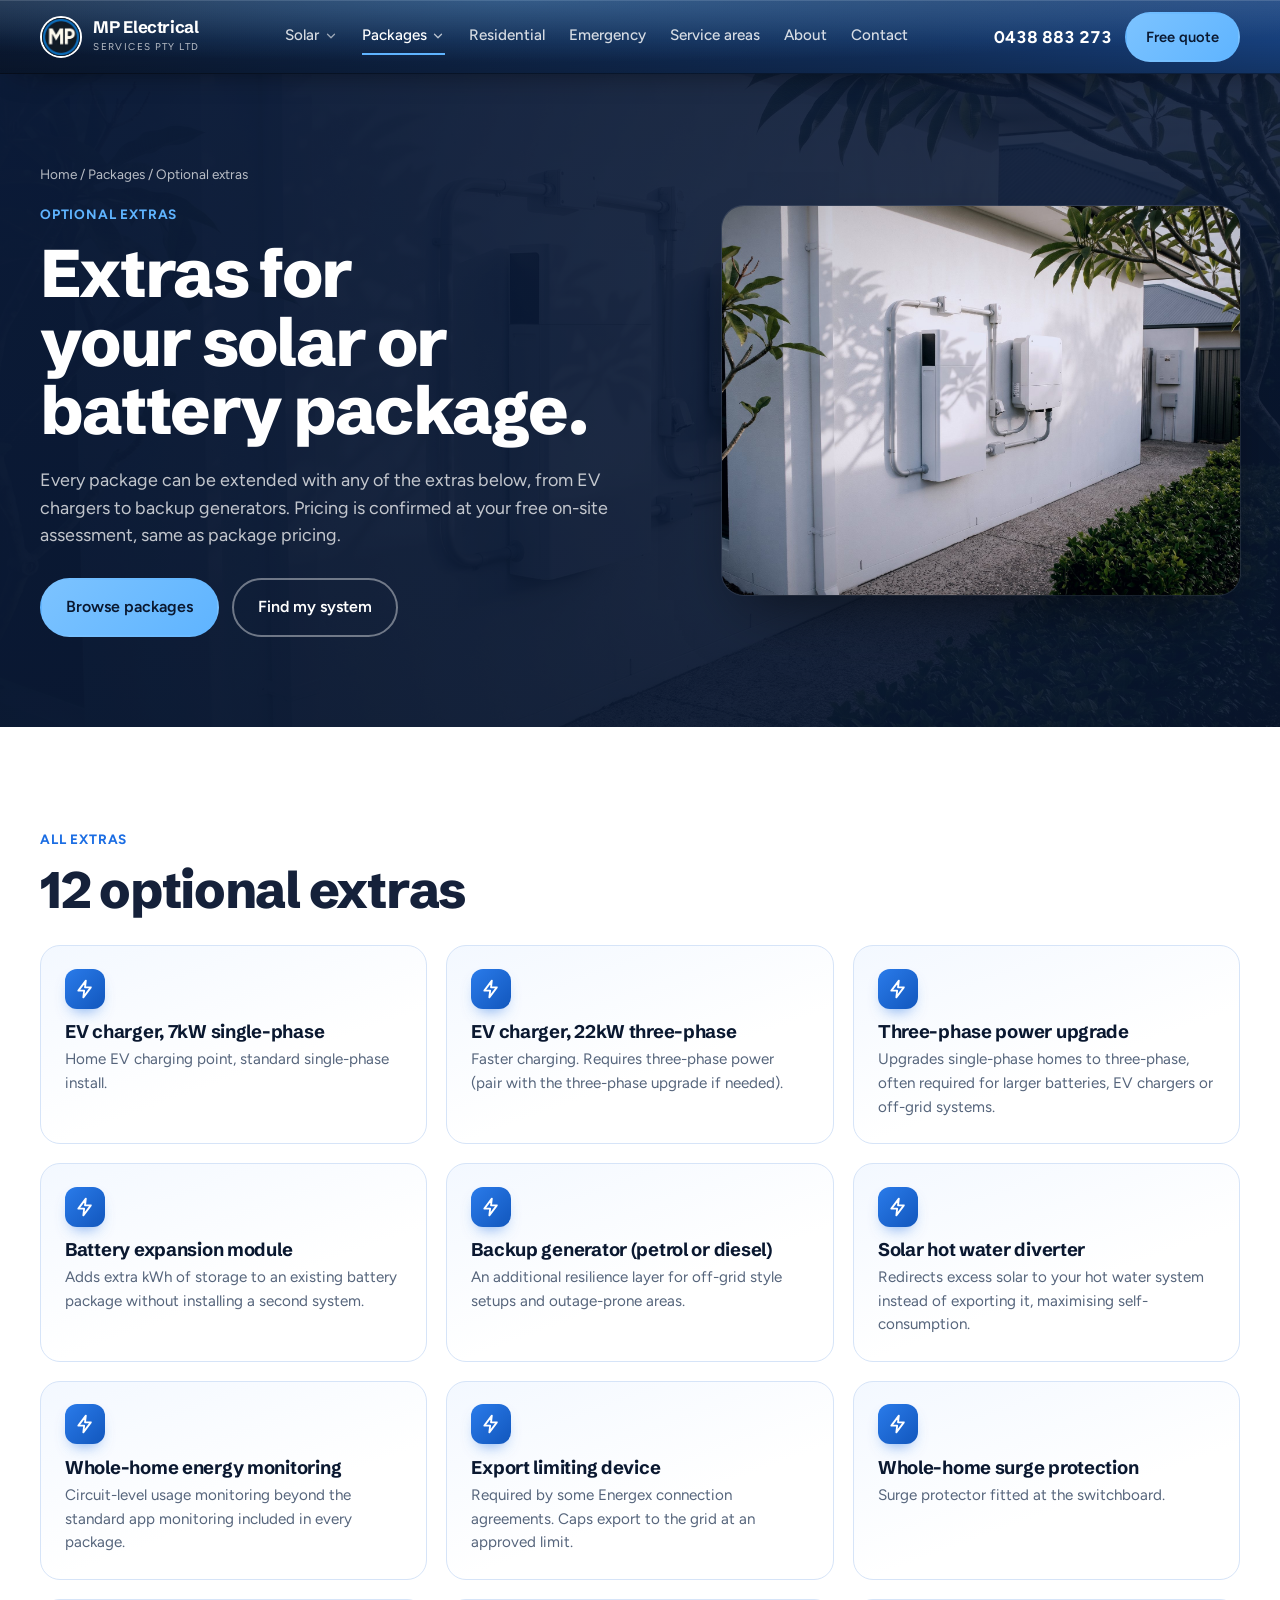
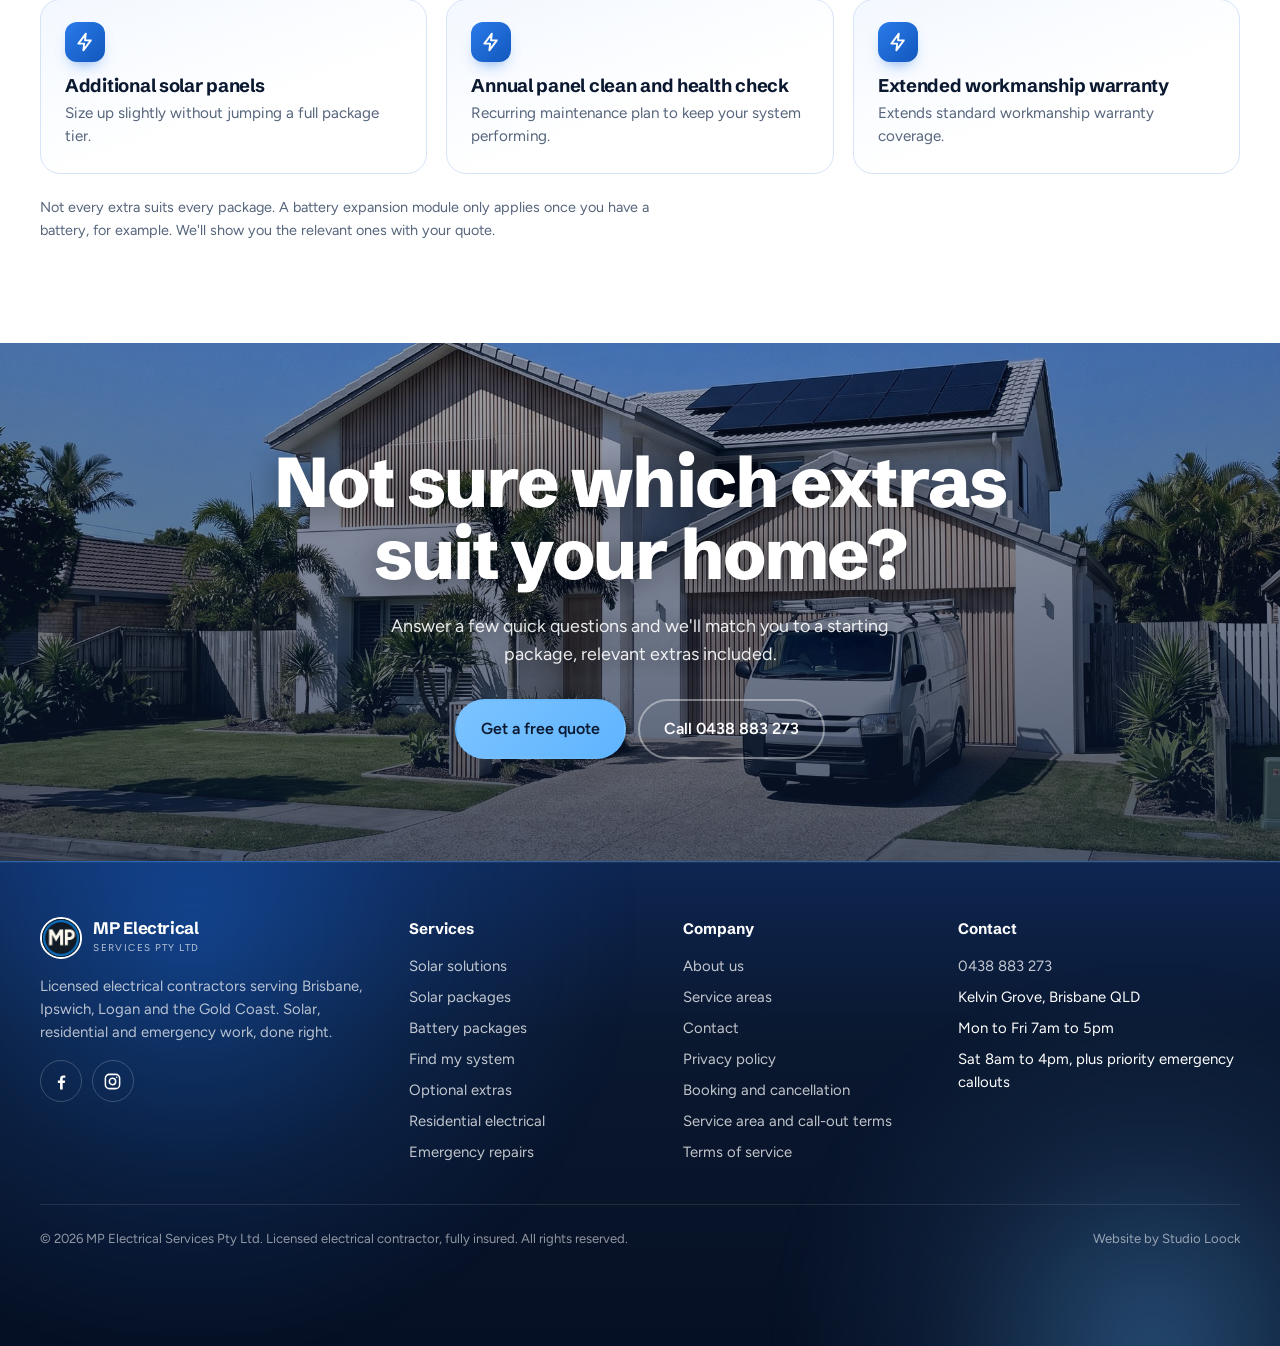
<file: extras.html>
<!doctype html>
<html lang="en-AU">
<head>
<meta charset="utf-8">
<meta name="viewport" content="width=device-width,initial-scale=1,viewport-fit=cover">
<title>Optional Extras for Solar and Battery Packages | MP Electrical Services</title>
<meta name="description" content="Extend any MP Electrical solar or battery package with EV chargers, three-phase upgrades, battery expansion, hot water diverters, monitoring, surge protection and more. Priced at your free on-site assessment.">
<link rel="canonical" href="https://www.mp-electrical-services-pty-ltd.com/extras">
<!-- go-live -->
<meta property="og:url" content="https://www.mp-electrical-services-pty-ltd.com/extras">
<meta property="og:site_name" content="MP Electrical Services">
<meta property="og:locale" content="en_AU">
<meta property="og:image" content="https://www.mp-electrical-services-pty-ltd.com/assets/hero.jpg">
<meta property="og:image:width" content="2000">
<meta property="og:image:height" content="1341">
<meta name="twitter:card" content="summary_large_image">
<link rel="icon" href="/assets/logo.jpg" type="image/jpeg">
<link rel="apple-touch-icon" href="/assets/logo.jpg">
<script async src="https://www.googletagmanager.com/gtag/js?id=G-20N35X00Z1"></script>
<script>window.dataLayer=window.dataLayer||[];function gtag(){dataLayer.push(arguments)}gtag('js',new Date());gtag('config','G-20N35X00Z1');</script>
<script src="/assets/site.js" defer></script>
<meta property="og:title" content="Optional Extras for Solar and Battery Packages | MP Electrical Services"><meta property="og:description" content="Extend any MP Electrical solar or battery package with EV chargers, three-phase upgrades, battery expansion, hot water diverters, monitoring, surge protection and more. Priced at your free on-site assessment."><meta property="og:type" content="website">
<link rel="preconnect" href="https://fonts.googleapis.com"><link rel="preconnect" href="https://fonts.gstatic.com" crossorigin><link rel="stylesheet" href="https://fonts.googleapis.com/css2?family=Schibsted+Grotesk:wght@500;700;800&family=Figtree:wght@400;500;600;700&display=swap">
<link rel="stylesheet" href="style.css?v=15">

</head>
<body>
<header>
  <div class="wrap nav">
    <a class="logo" href="/" aria-label="MP Electrical Services home"><img src="assets/logo.jpg" alt=""><div><b>MP Electrical</b><span>SERVICES PTY LTD</span></div></a>
    <nav class="links" aria-label="Main"><div class="dd"><a href="/solar-solutions" aria-haspopup="true">Solar<svg viewBox="0 0 24 24" fill="none" stroke="currentColor" stroke-width="2.2" stroke-linecap="round" stroke-linejoin="round"><path d="M6 9l6 6 6-6"/></svg></a><div class="dd-panel"><a href="/solar-solutions"><b>Solar solutions</b><span>Systems sized to how you use power</span></a><a href="/battery-packages"><b>Battery storage</b><span>Add storage, or retrofit to existing solar</span></a></div></div><div class="dd"><a href="/solar-packages" class="cur" aria-haspopup="true">Packages<svg viewBox="0 0 24 24" fill="none" stroke="currentColor" stroke-width="2.2" stroke-linecap="round" stroke-linejoin="round"><path d="M6 9l6 6 6-6"/></svg></a><div class="dd-panel"><a href="/solar-packages" class="cur"><b>Solar packages</b><span>Starter, Plus and Max from $6,109</span></a><a href="/battery-packages"><b>Battery packages</b><span>Solar plus storage from $11,468</span></a><a href="/system-finder"><b>Find my system</b><span>Six questions, one recommendation</span></a><a href="/extras"><b>Optional extras</b><span>EV chargers, monitoring and more</span></a></div></div><a href="/residential-electrical">Residential</a><a href="/emergency-repairs">Emergency</a><a href="/service-areas">Service areas</a><a href="/about">About</a><a href="/contact">Contact</a></nav>
    <div class="nav-cta">
      <a class="nav-phone" href="tel:+61438883273">0438 883 273</a>
      <a class="btn btn-sky" href="/contact" style="padding:.7rem 1.2rem;font-size:.92rem">Free quote</a>
      <a class="phone-ic" href="tel:+61438883273" aria-label="Call 0438 883 273"><svg viewBox="0 0 24 24" fill="none" stroke="currentColor" stroke-width="2" stroke-linecap="round" stroke-linejoin="round"><path d="M22 16.9v3a2 2 0 0 1-2.2 2 19.8 19.8 0 0 1-8.6-3.1 19.5 19.5 0 0 1-6-6A19.8 19.8 0 0 1 2.1 4.2 2 2 0 0 1 4.1 2h3a2 2 0 0 1 2 1.7c.1.9.4 1.8.7 2.7a2 2 0 0 1-.5 2.1L8 9.8a16 16 0 0 0 6 6l1.3-1.3a2 2 0 0 1 2.1-.5c.9.3 1.8.6 2.7.7a2 2 0 0 1 1.7 2z"/></svg></a>
      <button class="burger" aria-label="Open menu" aria-expanded="false" id="burger"><svg class="ic-open" viewBox="0 0 24 24" fill="none" stroke="currentColor" stroke-width="2.2" stroke-linecap="round"><path d="M4 7h16M4 12h16M4 17h16"/></svg><svg class="ic-close" viewBox="0 0 24 24" fill="none" stroke="currentColor" stroke-width="2.2" stroke-linecap="round"><path d="M6 6l12 12M18 6L6 18"/></svg></button>
    </div>
  </div>
</header>
  <div class="mobile-menu" id="mmenu" aria-hidden="true">
    <div class="mm-inner">
      <nav class="mm-links" aria-label="Mobile"><div class="mm-group" style="--i:0"><button type="button" class="mm-toggle" aria-expanded="false"><span>Solar</span><svg viewBox="0 0 24 24" fill="none" stroke="currentColor" stroke-width="2" stroke-linecap="round" stroke-linejoin="round"><path d="M6 9l6 6 6-6"/></svg></button><div class="mm-sub"><a href="/solar-solutions">Solar solutions<small>Systems sized to how you use power</small></a><a href="/battery-packages">Battery storage<small>Add storage, or retrofit to existing solar</small></a></div></div><div class="mm-group cur" style="--i:1"><button type="button" class="mm-toggle" aria-expanded="false"><span>Packages</span><svg viewBox="0 0 24 24" fill="none" stroke="currentColor" stroke-width="2" stroke-linecap="round" stroke-linejoin="round"><path d="M6 9l6 6 6-6"/></svg></button><div class="mm-sub"><a href="/solar-packages" class="cur">Solar packages<small>Starter, Plus and Max from $6,109</small></a><a href="/battery-packages">Battery packages<small>Solar plus storage from $11,468</small></a><a href="/system-finder">Find my system<small>Six questions, one recommendation</small></a><a href="/extras">Optional extras<small>EV chargers, monitoring and more</small></a></div></div><a href="/residential-electrical" class="mm-link" style="--i:2"><span>Residential</span><svg viewBox="0 0 24 24" fill="none" stroke="currentColor" stroke-width="2" stroke-linecap="round" stroke-linejoin="round"><path d="M5 12h14M13 6l6 6-6 6"/></svg></a><a href="/emergency-repairs" class="mm-link" style="--i:3"><span>Emergency</span><svg viewBox="0 0 24 24" fill="none" stroke="currentColor" stroke-width="2" stroke-linecap="round" stroke-linejoin="round"><path d="M5 12h14M13 6l6 6-6 6"/></svg></a><a href="/service-areas" class="mm-link" style="--i:4"><span>Service areas</span><svg viewBox="0 0 24 24" fill="none" stroke="currentColor" stroke-width="2" stroke-linecap="round" stroke-linejoin="round"><path d="M5 12h14M13 6l6 6-6 6"/></svg></a><a href="/about" class="mm-link" style="--i:5"><span>About</span><svg viewBox="0 0 24 24" fill="none" stroke="currentColor" stroke-width="2" stroke-linecap="round" stroke-linejoin="round"><path d="M5 12h14M13 6l6 6-6 6"/></svg></a><a href="/contact" class="mm-link" style="--i:6"><span>Contact</span><svg viewBox="0 0 24 24" fill="none" stroke="currentColor" stroke-width="2" stroke-linecap="round" stroke-linejoin="round"><path d="M5 12h14M13 6l6 6-6 6"/></svg></a></nav>
      <div class="mm-foot" style="--i:7">
        <a class="btn btn-sky" href="/contact">Get a free quote</a>
        <a class="mm-phone" href="tel:+61438883273">0438 883 273</a>
        <p>Mon to Fri 7am to 5pm · Sat 8am to 4pm<br>Priority emergency callouts</p>
        <div class="mm-social"><a href="https://facebook.com/profile.php?id=61579229777890" target="_blank" rel="noopener" aria-label="MP Electrical on Facebook" title="Facebook"><svg viewBox="0 0 24 24" fill="currentColor" aria-hidden="true"><path d="M13.5 22v-8h2.7l.4-3.2h-3.1V8.8c0-.9.3-1.6 1.6-1.6h1.7V4.4c-.3 0-1.3-.1-2.5-.1-2.5 0-4.1 1.5-4.1 4.2v2.3H7.4V14h2.8v8h3.3z"/></svg></a><a href="https://instagram.com/mp_electricalpty.ltd/" target="_blank" rel="noopener" aria-label="MP Electrical on Instagram" title="Instagram"><svg viewBox="0 0 24 24" fill="none" stroke="currentColor" stroke-width="1.9" stroke-linecap="round" aria-hidden="true"><rect x="3" y="3" width="18" height="18" rx="5"/><circle cx="12" cy="12" r="4"/><circle cx="17.3" cy="6.7" r="1" fill="currentColor" stroke="none"/></svg></a></div>
      </div>
    </div>
  </div>

<main>
<section class="phero on-dark"><div class="bg" style="background-image:url(assets/battery-unit.jpg)"></div><div class="wrap">
  <div><div class="crumbs"><a href="/">Home</a> / <a href="/solar-packages">Packages</a> / Optional extras</div><div class="kicker">Optional extras</div><h1>Extras for your solar or battery package.</h1><p class="lede">Every package can be extended with any of the extras below, from EV chargers to backup generators. Pricing is confirmed at your free on-site assessment, same as package pricing.</p><div class="actions"><a class="btn btn-sky" href="/solar-packages">Browse packages</a><a class="btn btn-ghost" href="/system-finder">Find my system</a></div></div>
  <img src="assets/battery-unit.jpg" alt="Home battery and inverter installed on a Queensland home"></div></section>
<section><div class="wrap"><div class="kicker">All extras</div><h2 style="margin-bottom:1.8rem">12 optional extras</h2>
  <div class="grid3 svc"><div class="card"><h3>EV charger, 7kW single-phase</h3><p>Home EV charging point, standard single-phase install.</p></div><div class="card"><h3>EV charger, 22kW three-phase</h3><p>Faster charging. Requires three-phase power (pair with the three-phase upgrade if needed).</p></div><div class="card"><h3>Three-phase power upgrade</h3><p>Upgrades single-phase homes to three-phase, often required for larger batteries, EV chargers or off-grid systems.</p></div><div class="card"><h3>Battery expansion module</h3><p>Adds extra kWh of storage to an existing battery package without installing a second system.</p></div><div class="card"><h3>Backup generator (petrol or diesel)</h3><p>An additional resilience layer for off-grid style setups and outage-prone areas.</p></div><div class="card"><h3>Solar hot water diverter</h3><p>Redirects excess solar to your hot water system instead of exporting it, maximising self-consumption.</p></div><div class="card"><h3>Whole-home energy monitoring</h3><p>Circuit-level usage monitoring beyond the standard app monitoring included in every package.</p></div><div class="card"><h3>Export limiting device</h3><p>Required by some Energex connection agreements. Caps export to the grid at an approved limit.</p></div><div class="card"><h3>Whole-home surge protection</h3><p>Surge protector fitted at the switchboard.</p></div><div class="card"><h3>Additional solar panels</h3><p>Size up slightly without jumping a full package tier.</p></div><div class="card"><h3>Annual panel clean and health check</h3><p>Recurring maintenance plan to keep your system performing.</p></div><div class="card"><h3>Extended workmanship warranty</h3><p>Extends standard workmanship warranty coverage.</p></div></div>
  <p class="pnote">Not every extra suits every package. A battery expansion module only applies once you have a battery, for example. We'll show you the relevant ones with your quote.</p>
</div></section>
<section class="cta"><div class="cta-bg" aria-hidden="true"></div><div class="wrap"><h2>Not sure which extras suit your home?</h2><p>Answer a few quick questions and we'll match you to a starting package, relevant extras included.</p>
  <div class="actions"><a class="btn btn-sky" href="/contact">Get a free quote</a><a class="btn btn-ghost" href="tel:+61438883273">Call 0438 883 273</a></div></div></section>
</main>
<footer>
  <div class="wrap">
    <div class="fgrid">
      <div>
        <a class="logo" href="/"><img src="assets/logo.jpg" alt=""><div><b>MP Electrical</b><span>SERVICES PTY LTD</span></div></a>
        <p style="margin-top:1rem">Licensed electrical contractors serving Brisbane, Ipswich, Logan and the Gold Coast. Solar, residential and emergency work, done right.</p>
        <div class="socials"><a href="https://facebook.com/profile.php?id=61579229777890" target="_blank" rel="noopener" aria-label="MP Electrical on Facebook" title="Facebook"><svg viewBox="0 0 24 24" fill="currentColor" aria-hidden="true"><path d="M13.5 22v-8h2.7l.4-3.2h-3.1V8.8c0-.9.3-1.6 1.6-1.6h1.7V4.4c-.3 0-1.3-.1-2.5-.1-2.5 0-4.1 1.5-4.1 4.2v2.3H7.4V14h2.8v8h3.3z"/></svg></a><a href="https://instagram.com/mp_electricalpty.ltd/" target="_blank" rel="noopener" aria-label="MP Electrical on Instagram" title="Instagram"><svg viewBox="0 0 24 24" fill="none" stroke="currentColor" stroke-width="1.9" stroke-linecap="round" aria-hidden="true"><rect x="3" y="3" width="18" height="18" rx="5"/><circle cx="12" cy="12" r="4"/><circle cx="17.3" cy="6.7" r="1" fill="currentColor" stroke="none"/></svg></a></div>
      </div>
      <div><h4>Services</h4><ul><li><a href="/solar-solutions">Solar solutions</a></li><li><a href="/solar-packages">Solar packages</a></li><li><a href="/battery-packages">Battery packages</a></li><li><a href="/system-finder">Find my system</a></li><li><a href="/extras">Optional extras</a></li><li><a href="/residential-electrical">Residential electrical</a></li><li><a href="/emergency-repairs">Emergency repairs</a></li></ul></div>
      <div><h4>Company</h4><ul><li><a href="/about">About us</a></li><li><a href="/service-areas">Service areas</a></li><li><a href="/contact">Contact</a></li><li><a href="/policies#privacy">Privacy policy</a></li><li><a href="/policies#booking">Booking and cancellation</a></li><li><a href="/policies#callout">Service area and call-out terms</a></li><li><a href="/policies#terms">Terms of service</a></li></ul></div>
      <div><h4>Contact</h4><ul><li><a href="tel:+61438883273">0438 883 273</a></li><li>Kelvin Grove, Brisbane QLD</li><li>Mon to Fri 7am to 5pm</li><li>Sat 8am to 4pm, plus priority emergency callouts</li></ul></div>
    </div>
    <div class="fbottom"><span>© 2026 MP Electrical Services Pty Ltd. Licensed electrical contractor, fully insured. All rights reserved.</span><span>Website by Studio Loock</span></div>
  </div>
</footer>
<script>
(function(){
  var b=document.getElementById('burger'),m=document.getElementById('mmenu');
  function setMenu(o){m.classList.toggle('open',o);b.classList.toggle('x',o);b.setAttribute('aria-expanded',o);m.setAttribute('aria-hidden',!o);document.documentElement.classList.toggle('noscroll',o)}
  b.addEventListener('click',function(){setMenu(!m.classList.contains('open'))});
  m.querySelectorAll('a').forEach(function(a){a.addEventListener('click',function(){setMenu(false)})});
  document.addEventListener('keydown',function(e){if(e.key==='Escape')setMenu(false)});
  m.querySelectorAll('.mm-toggle').forEach(function(t){t.addEventListener('click',function(){var g=t.parentNode,o=!g.classList.contains('open');m.querySelectorAll('.mm-group.open').forEach(function(x){x.classList.remove('open');x.querySelector('.mm-toggle').setAttribute('aria-expanded','false')});g.classList.toggle('open',o);t.setAttribute('aria-expanded',o)})});
  m.querySelectorAll('.mm-group.cur').forEach(function(g){g.classList.add('open');g.querySelector('.mm-toggle').setAttribute('aria-expanded','true')});
  document.querySelectorAll('.dd>a').forEach(function(a){a.addEventListener('click',function(e){if(window.matchMedia('(hover:none)').matches&&!a.parentNode.classList.contains('open')){e.preventDefault();document.querySelectorAll('.dd.open').forEach(function(d){d.classList.remove('open')});a.parentNode.classList.add('open')}})});
  document.addEventListener('click',function(e){if(!e.target.closest('.dd'))document.querySelectorAll('.dd.open').forEach(function(d){d.classList.remove('open')})});
  document.querySelectorAll('form.qf').forEach(function(f){f.addEventListener('submit',function(e){e.preventDefault();
    var req=f.querySelectorAll('[required]'),ok=true;req.forEach(function(i){if(!i.value.trim()){ok=false;i.style.borderColor='#D9534F';if(ok===false&&!f._f){i.focus();f._f=1}}});
    if(!ok){f._f=0;return} window.mpSend(f)})});
})();
</script>

</body>
</html>
</file>
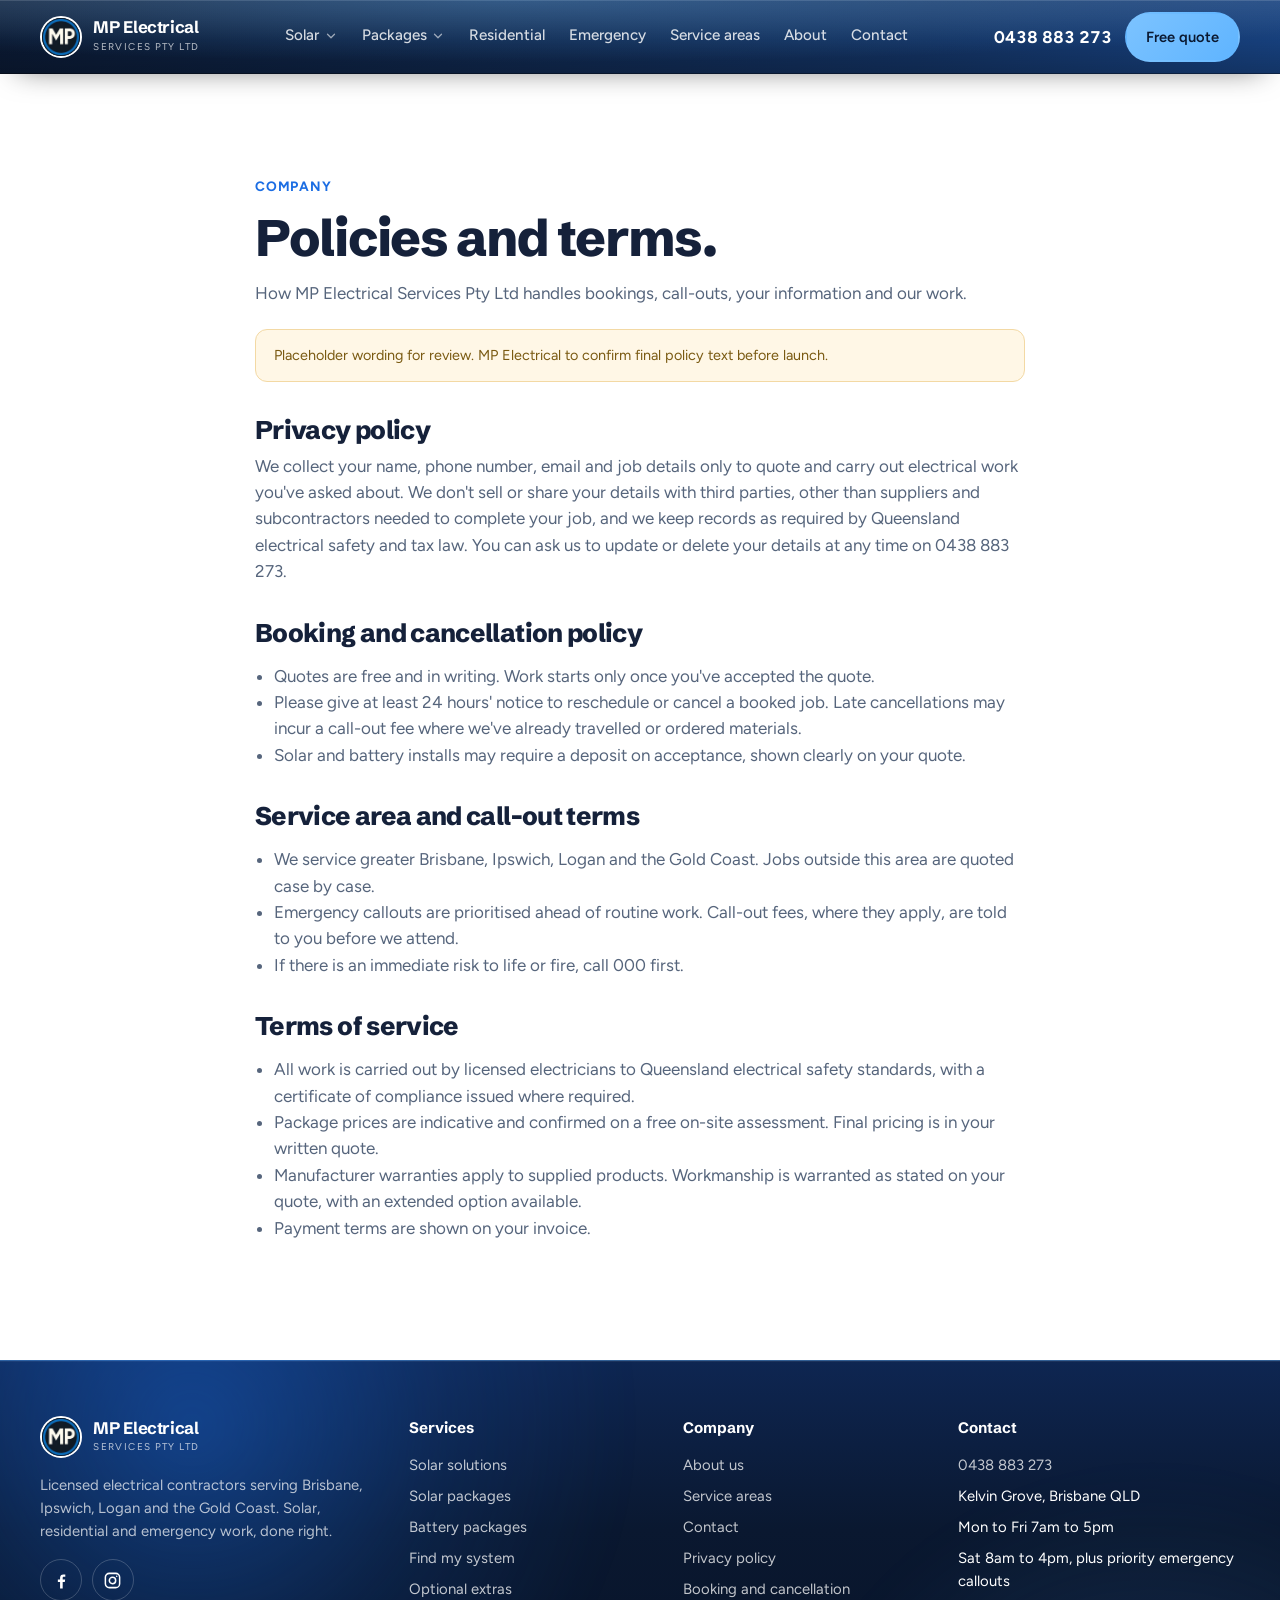
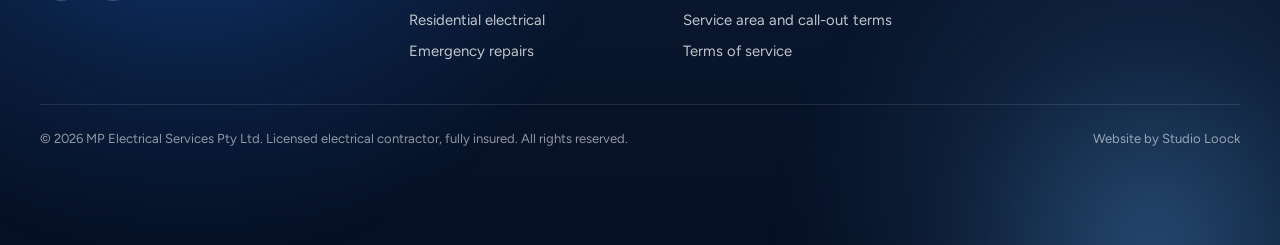
<file: policies.html>
<!doctype html>
<html lang="en-AU">
<head>
<meta charset="utf-8">
<meta name="viewport" content="width=device-width,initial-scale=1,viewport-fit=cover">
<title>Policies and Terms | MP Electrical Services</title>
<meta name="description" content="Privacy policy, booking and cancellation policy, service area and call-out terms, and terms of service for MP Electrical Services Pty Ltd.">
<link rel="canonical" href="https://www.mp-electrical-services-pty-ltd.com/policies">
<!-- go-live -->
<meta property="og:url" content="https://www.mp-electrical-services-pty-ltd.com/policies">
<meta property="og:site_name" content="MP Electrical Services">
<meta property="og:locale" content="en_AU">
<meta property="og:image" content="https://www.mp-electrical-services-pty-ltd.com/assets/hero.jpg">
<meta property="og:image:width" content="2000">
<meta property="og:image:height" content="1341">
<meta name="twitter:card" content="summary_large_image">
<link rel="icon" href="/assets/logo.jpg" type="image/jpeg">
<link rel="apple-touch-icon" href="/assets/logo.jpg">
<script async src="https://www.googletagmanager.com/gtag/js?id=G-20N35X00Z1"></script>
<script>window.dataLayer=window.dataLayer||[];function gtag(){dataLayer.push(arguments)}gtag('js',new Date());gtag('config','G-20N35X00Z1');</script>
<script src="/assets/site.js" defer></script>
<meta property="og:title" content="Policies and Terms | MP Electrical Services"><meta property="og:description" content="Privacy policy, booking and cancellation policy, service area and call-out terms, and terms of service for MP Electrical Services Pty Ltd."><meta property="og:type" content="website">
<link rel="preconnect" href="https://fonts.googleapis.com"><link rel="preconnect" href="https://fonts.gstatic.com" crossorigin><link rel="stylesheet" href="https://fonts.googleapis.com/css2?family=Schibsted+Grotesk:wght@500;700;800&family=Figtree:wght@400;500;600;700&display=swap">
<link rel="stylesheet" href="style.css?v=15">

</head>
<body>
<header>
  <div class="wrap nav">
    <a class="logo" href="/" aria-label="MP Electrical Services home"><img src="assets/logo.jpg" alt=""><div><b>MP Electrical</b><span>SERVICES PTY LTD</span></div></a>
    <nav class="links" aria-label="Main"><div class="dd"><a href="/solar-solutions" aria-haspopup="true">Solar<svg viewBox="0 0 24 24" fill="none" stroke="currentColor" stroke-width="2.2" stroke-linecap="round" stroke-linejoin="round"><path d="M6 9l6 6 6-6"/></svg></a><div class="dd-panel"><a href="/solar-solutions"><b>Solar solutions</b><span>Systems sized to how you use power</span></a><a href="/battery-packages"><b>Battery storage</b><span>Add storage, or retrofit to existing solar</span></a></div></div><div class="dd"><a href="/solar-packages" aria-haspopup="true">Packages<svg viewBox="0 0 24 24" fill="none" stroke="currentColor" stroke-width="2.2" stroke-linecap="round" stroke-linejoin="round"><path d="M6 9l6 6 6-6"/></svg></a><div class="dd-panel"><a href="/solar-packages"><b>Solar packages</b><span>Starter, Plus and Max from $6,109</span></a><a href="/battery-packages"><b>Battery packages</b><span>Solar plus storage from $11,468</span></a><a href="/system-finder"><b>Find my system</b><span>Six questions, one recommendation</span></a><a href="/extras"><b>Optional extras</b><span>EV chargers, monitoring and more</span></a></div></div><a href="/residential-electrical">Residential</a><a href="/emergency-repairs">Emergency</a><a href="/service-areas">Service areas</a><a href="/about">About</a><a href="/contact">Contact</a></nav>
    <div class="nav-cta">
      <a class="nav-phone" href="tel:+61438883273">0438 883 273</a>
      <a class="btn btn-sky" href="/contact" style="padding:.7rem 1.2rem;font-size:.92rem">Free quote</a>
      <a class="phone-ic" href="tel:+61438883273" aria-label="Call 0438 883 273"><svg viewBox="0 0 24 24" fill="none" stroke="currentColor" stroke-width="2" stroke-linecap="round" stroke-linejoin="round"><path d="M22 16.9v3a2 2 0 0 1-2.2 2 19.8 19.8 0 0 1-8.6-3.1 19.5 19.5 0 0 1-6-6A19.8 19.8 0 0 1 2.1 4.2 2 2 0 0 1 4.1 2h3a2 2 0 0 1 2 1.7c.1.9.4 1.8.7 2.7a2 2 0 0 1-.5 2.1L8 9.8a16 16 0 0 0 6 6l1.3-1.3a2 2 0 0 1 2.1-.5c.9.3 1.8.6 2.7.7a2 2 0 0 1 1.7 2z"/></svg></a>
      <button class="burger" aria-label="Open menu" aria-expanded="false" id="burger"><svg class="ic-open" viewBox="0 0 24 24" fill="none" stroke="currentColor" stroke-width="2.2" stroke-linecap="round"><path d="M4 7h16M4 12h16M4 17h16"/></svg><svg class="ic-close" viewBox="0 0 24 24" fill="none" stroke="currentColor" stroke-width="2.2" stroke-linecap="round"><path d="M6 6l12 12M18 6L6 18"/></svg></button>
    </div>
  </div>
</header>
  <div class="mobile-menu" id="mmenu" aria-hidden="true">
    <div class="mm-inner">
      <nav class="mm-links" aria-label="Mobile"><div class="mm-group" style="--i:0"><button type="button" class="mm-toggle" aria-expanded="false"><span>Solar</span><svg viewBox="0 0 24 24" fill="none" stroke="currentColor" stroke-width="2" stroke-linecap="round" stroke-linejoin="round"><path d="M6 9l6 6 6-6"/></svg></button><div class="mm-sub"><a href="/solar-solutions">Solar solutions<small>Systems sized to how you use power</small></a><a href="/battery-packages">Battery storage<small>Add storage, or retrofit to existing solar</small></a></div></div><div class="mm-group" style="--i:1"><button type="button" class="mm-toggle" aria-expanded="false"><span>Packages</span><svg viewBox="0 0 24 24" fill="none" stroke="currentColor" stroke-width="2" stroke-linecap="round" stroke-linejoin="round"><path d="M6 9l6 6 6-6"/></svg></button><div class="mm-sub"><a href="/solar-packages">Solar packages<small>Starter, Plus and Max from $6,109</small></a><a href="/battery-packages">Battery packages<small>Solar plus storage from $11,468</small></a><a href="/system-finder">Find my system<small>Six questions, one recommendation</small></a><a href="/extras">Optional extras<small>EV chargers, monitoring and more</small></a></div></div><a href="/residential-electrical" class="mm-link" style="--i:2"><span>Residential</span><svg viewBox="0 0 24 24" fill="none" stroke="currentColor" stroke-width="2" stroke-linecap="round" stroke-linejoin="round"><path d="M5 12h14M13 6l6 6-6 6"/></svg></a><a href="/emergency-repairs" class="mm-link" style="--i:3"><span>Emergency</span><svg viewBox="0 0 24 24" fill="none" stroke="currentColor" stroke-width="2" stroke-linecap="round" stroke-linejoin="round"><path d="M5 12h14M13 6l6 6-6 6"/></svg></a><a href="/service-areas" class="mm-link" style="--i:4"><span>Service areas</span><svg viewBox="0 0 24 24" fill="none" stroke="currentColor" stroke-width="2" stroke-linecap="round" stroke-linejoin="round"><path d="M5 12h14M13 6l6 6-6 6"/></svg></a><a href="/about" class="mm-link" style="--i:5"><span>About</span><svg viewBox="0 0 24 24" fill="none" stroke="currentColor" stroke-width="2" stroke-linecap="round" stroke-linejoin="round"><path d="M5 12h14M13 6l6 6-6 6"/></svg></a><a href="/contact" class="mm-link" style="--i:6"><span>Contact</span><svg viewBox="0 0 24 24" fill="none" stroke="currentColor" stroke-width="2" stroke-linecap="round" stroke-linejoin="round"><path d="M5 12h14M13 6l6 6-6 6"/></svg></a></nav>
      <div class="mm-foot" style="--i:7">
        <a class="btn btn-sky" href="/contact">Get a free quote</a>
        <a class="mm-phone" href="tel:+61438883273">0438 883 273</a>
        <p>Mon to Fri 7am to 5pm · Sat 8am to 4pm<br>Priority emergency callouts</p>
        <div class="mm-social"><a href="https://facebook.com/profile.php?id=61579229777890" target="_blank" rel="noopener" aria-label="MP Electrical on Facebook" title="Facebook"><svg viewBox="0 0 24 24" fill="currentColor" aria-hidden="true"><path d="M13.5 22v-8h2.7l.4-3.2h-3.1V8.8c0-.9.3-1.6 1.6-1.6h1.7V4.4c-.3 0-1.3-.1-2.5-.1-2.5 0-4.1 1.5-4.1 4.2v2.3H7.4V14h2.8v8h3.3z"/></svg></a><a href="https://instagram.com/mp_electricalpty.ltd/" target="_blank" rel="noopener" aria-label="MP Electrical on Instagram" title="Instagram"><svg viewBox="0 0 24 24" fill="none" stroke="currentColor" stroke-width="1.9" stroke-linecap="round" aria-hidden="true"><rect x="3" y="3" width="18" height="18" rx="5"/><circle cx="12" cy="12" r="4"/><circle cx="17.3" cy="6.7" r="1" fill="currentColor" stroke="none"/></svg></a></div>
      </div>
    </div>
  </div>

<main>
<section><div class="wrap prose">
  <div class="kicker">Company</div><h1 style="font-size:clamp(2rem,5vw,3.2rem)">Policies and terms.</h1>
  <p style="margin-top:1rem">How MP Electrical Services Pty Ltd handles bookings, call-outs, your information and our work.</p>
  <div class="note" style="margin-top:1.4rem">Placeholder wording for review. MP Electrical to confirm final policy text before launch.</div>
  <h2 id="privacy">Privacy policy</h2>
  <p>We collect your name, phone number, email and job details only to quote and carry out electrical work you've asked about. We don't sell or share your details with third parties, other than suppliers and subcontractors needed to complete your job, and we keep records as required by Queensland electrical safety and tax law. You can ask us to update or delete your details at any time on 0438 883 273.</p>
  <h2 id="booking">Booking and cancellation policy</h2>
  <ul><li>Quotes are free and in writing. Work starts only once you've accepted the quote.</li><li>Please give at least 24 hours' notice to reschedule or cancel a booked job. Late cancellations may incur a call-out fee where we've already travelled or ordered materials.</li><li>Solar and battery installs may require a deposit on acceptance, shown clearly on your quote.</li></ul>
  <h2 id="callout">Service area and call-out terms</h2>
  <ul><li>We service greater Brisbane, Ipswich, Logan and the Gold Coast. Jobs outside this area are quoted case by case.</li><li>Emergency callouts are prioritised ahead of routine work. Call-out fees, where they apply, are told to you before we attend.</li><li>If there is an immediate risk to life or fire, call 000 first.</li></ul>
  <h2 id="terms">Terms of service</h2>
  <ul><li>All work is carried out by licensed electricians to Queensland electrical safety standards, with a certificate of compliance issued where required.</li><li>Package prices are indicative and confirmed on a free on-site assessment. Final pricing is in your written quote.</li><li>Manufacturer warranties apply to supplied products. Workmanship is warranted as stated on your quote, with an extended option available.</li><li>Payment terms are shown on your invoice.</li></ul>
</div></section>
</main>
<footer>
  <div class="wrap">
    <div class="fgrid">
      <div>
        <a class="logo" href="/"><img src="assets/logo.jpg" alt=""><div><b>MP Electrical</b><span>SERVICES PTY LTD</span></div></a>
        <p style="margin-top:1rem">Licensed electrical contractors serving Brisbane, Ipswich, Logan and the Gold Coast. Solar, residential and emergency work, done right.</p>
        <div class="socials"><a href="https://facebook.com/profile.php?id=61579229777890" target="_blank" rel="noopener" aria-label="MP Electrical on Facebook" title="Facebook"><svg viewBox="0 0 24 24" fill="currentColor" aria-hidden="true"><path d="M13.5 22v-8h2.7l.4-3.2h-3.1V8.8c0-.9.3-1.6 1.6-1.6h1.7V4.4c-.3 0-1.3-.1-2.5-.1-2.5 0-4.1 1.5-4.1 4.2v2.3H7.4V14h2.8v8h3.3z"/></svg></a><a href="https://instagram.com/mp_electricalpty.ltd/" target="_blank" rel="noopener" aria-label="MP Electrical on Instagram" title="Instagram"><svg viewBox="0 0 24 24" fill="none" stroke="currentColor" stroke-width="1.9" stroke-linecap="round" aria-hidden="true"><rect x="3" y="3" width="18" height="18" rx="5"/><circle cx="12" cy="12" r="4"/><circle cx="17.3" cy="6.7" r="1" fill="currentColor" stroke="none"/></svg></a></div>
      </div>
      <div><h4>Services</h4><ul><li><a href="/solar-solutions">Solar solutions</a></li><li><a href="/solar-packages">Solar packages</a></li><li><a href="/battery-packages">Battery packages</a></li><li><a href="/system-finder">Find my system</a></li><li><a href="/extras">Optional extras</a></li><li><a href="/residential-electrical">Residential electrical</a></li><li><a href="/emergency-repairs">Emergency repairs</a></li></ul></div>
      <div><h4>Company</h4><ul><li><a href="/about">About us</a></li><li><a href="/service-areas">Service areas</a></li><li><a href="/contact">Contact</a></li><li><a href="/policies#privacy">Privacy policy</a></li><li><a href="/policies#booking">Booking and cancellation</a></li><li><a href="/policies#callout">Service area and call-out terms</a></li><li><a href="/policies#terms">Terms of service</a></li></ul></div>
      <div><h4>Contact</h4><ul><li><a href="tel:+61438883273">0438 883 273</a></li><li>Kelvin Grove, Brisbane QLD</li><li>Mon to Fri 7am to 5pm</li><li>Sat 8am to 4pm, plus priority emergency callouts</li></ul></div>
    </div>
    <div class="fbottom"><span>© 2026 MP Electrical Services Pty Ltd. Licensed electrical contractor, fully insured. All rights reserved.</span><span>Website by Studio Loock</span></div>
  </div>
</footer>
<script>
(function(){
  var b=document.getElementById('burger'),m=document.getElementById('mmenu');
  function setMenu(o){m.classList.toggle('open',o);b.classList.toggle('x',o);b.setAttribute('aria-expanded',o);m.setAttribute('aria-hidden',!o);document.documentElement.classList.toggle('noscroll',o)}
  b.addEventListener('click',function(){setMenu(!m.classList.contains('open'))});
  m.querySelectorAll('a').forEach(function(a){a.addEventListener('click',function(){setMenu(false)})});
  document.addEventListener('keydown',function(e){if(e.key==='Escape')setMenu(false)});
  m.querySelectorAll('.mm-toggle').forEach(function(t){t.addEventListener('click',function(){var g=t.parentNode,o=!g.classList.contains('open');m.querySelectorAll('.mm-group.open').forEach(function(x){x.classList.remove('open');x.querySelector('.mm-toggle').setAttribute('aria-expanded','false')});g.classList.toggle('open',o);t.setAttribute('aria-expanded',o)})});
  m.querySelectorAll('.mm-group.cur').forEach(function(g){g.classList.add('open');g.querySelector('.mm-toggle').setAttribute('aria-expanded','true')});
  document.querySelectorAll('.dd>a').forEach(function(a){a.addEventListener('click',function(e){if(window.matchMedia('(hover:none)').matches&&!a.parentNode.classList.contains('open')){e.preventDefault();document.querySelectorAll('.dd.open').forEach(function(d){d.classList.remove('open')});a.parentNode.classList.add('open')}})});
  document.addEventListener('click',function(e){if(!e.target.closest('.dd'))document.querySelectorAll('.dd.open').forEach(function(d){d.classList.remove('open')})});
  document.querySelectorAll('form.qf').forEach(function(f){f.addEventListener('submit',function(e){e.preventDefault();
    var req=f.querySelectorAll('[required]'),ok=true;req.forEach(function(i){if(!i.value.trim()){ok=false;i.style.borderColor='#D9534F';if(ok===false&&!f._f){i.focus();f._f=1}}});
    if(!ok){f._f=0;return} window.mpSend(f)})});
})();
</script>

</body>
</html>
</file>
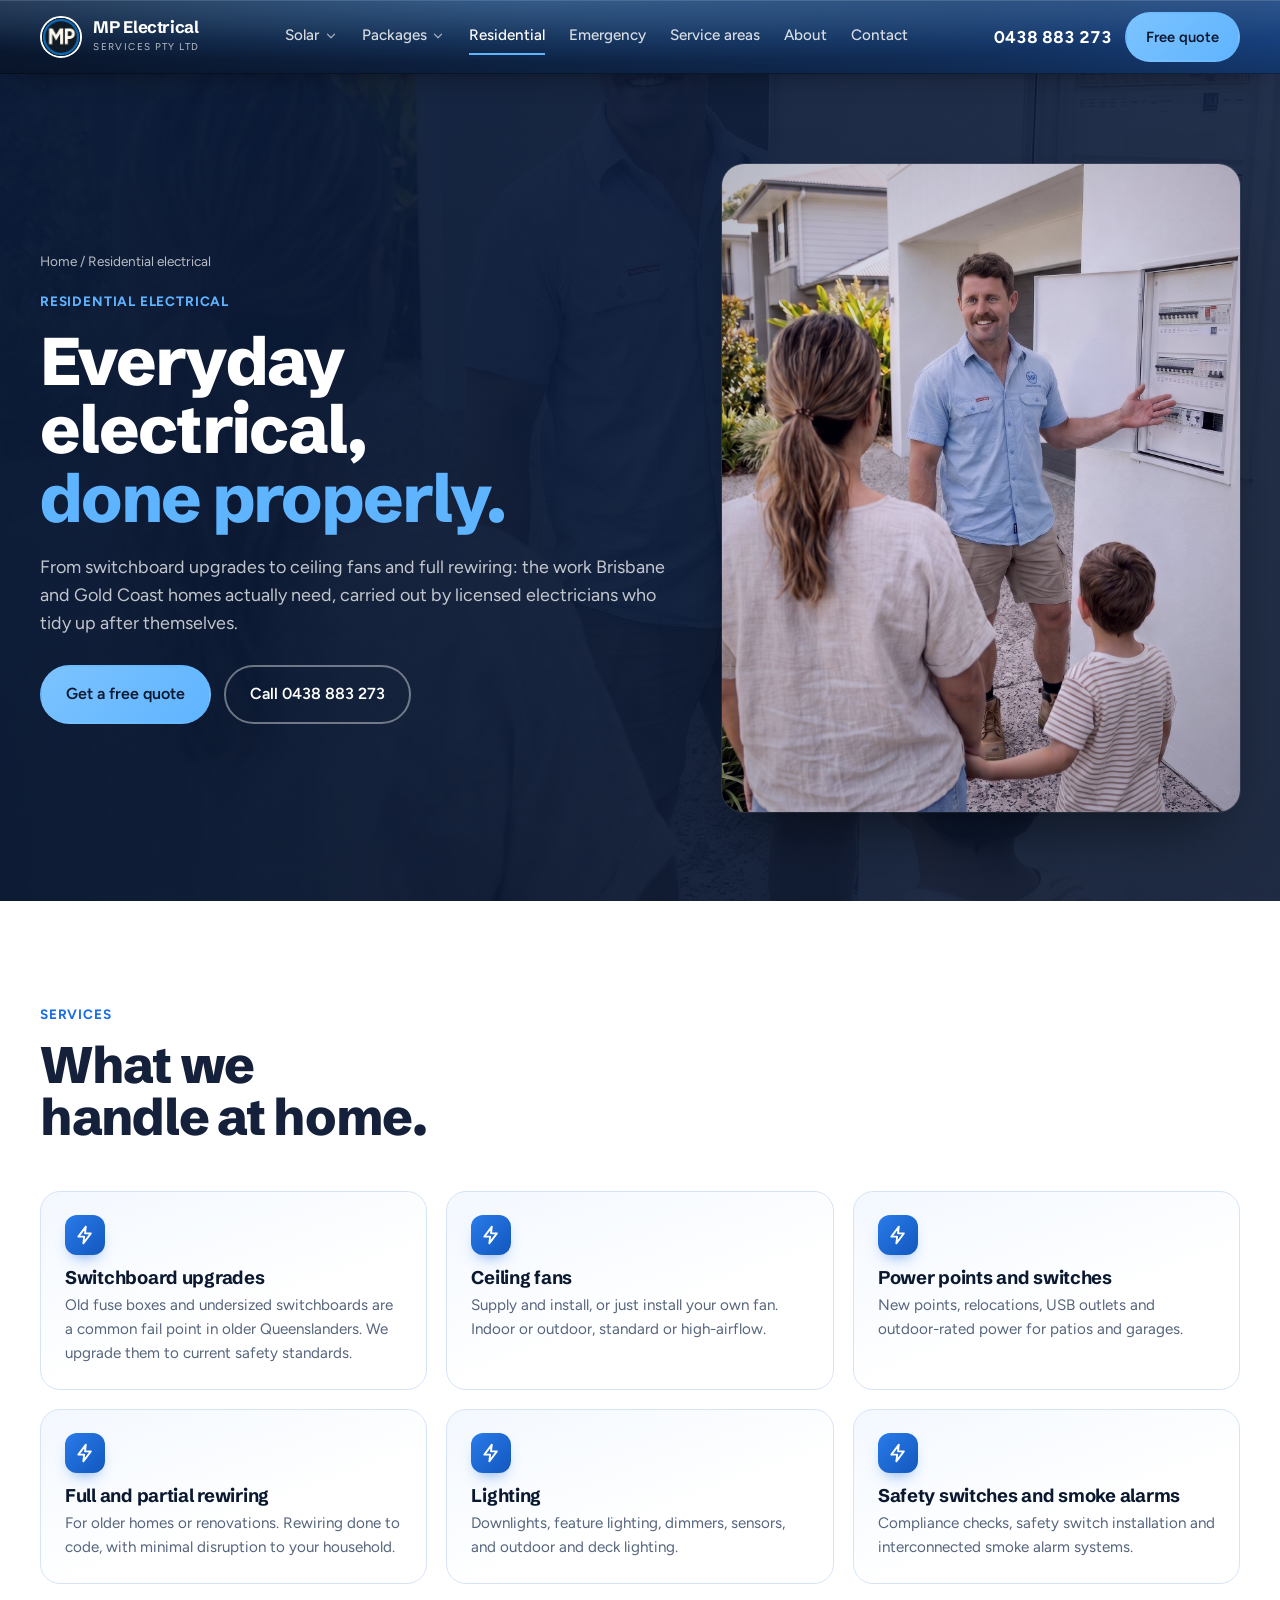
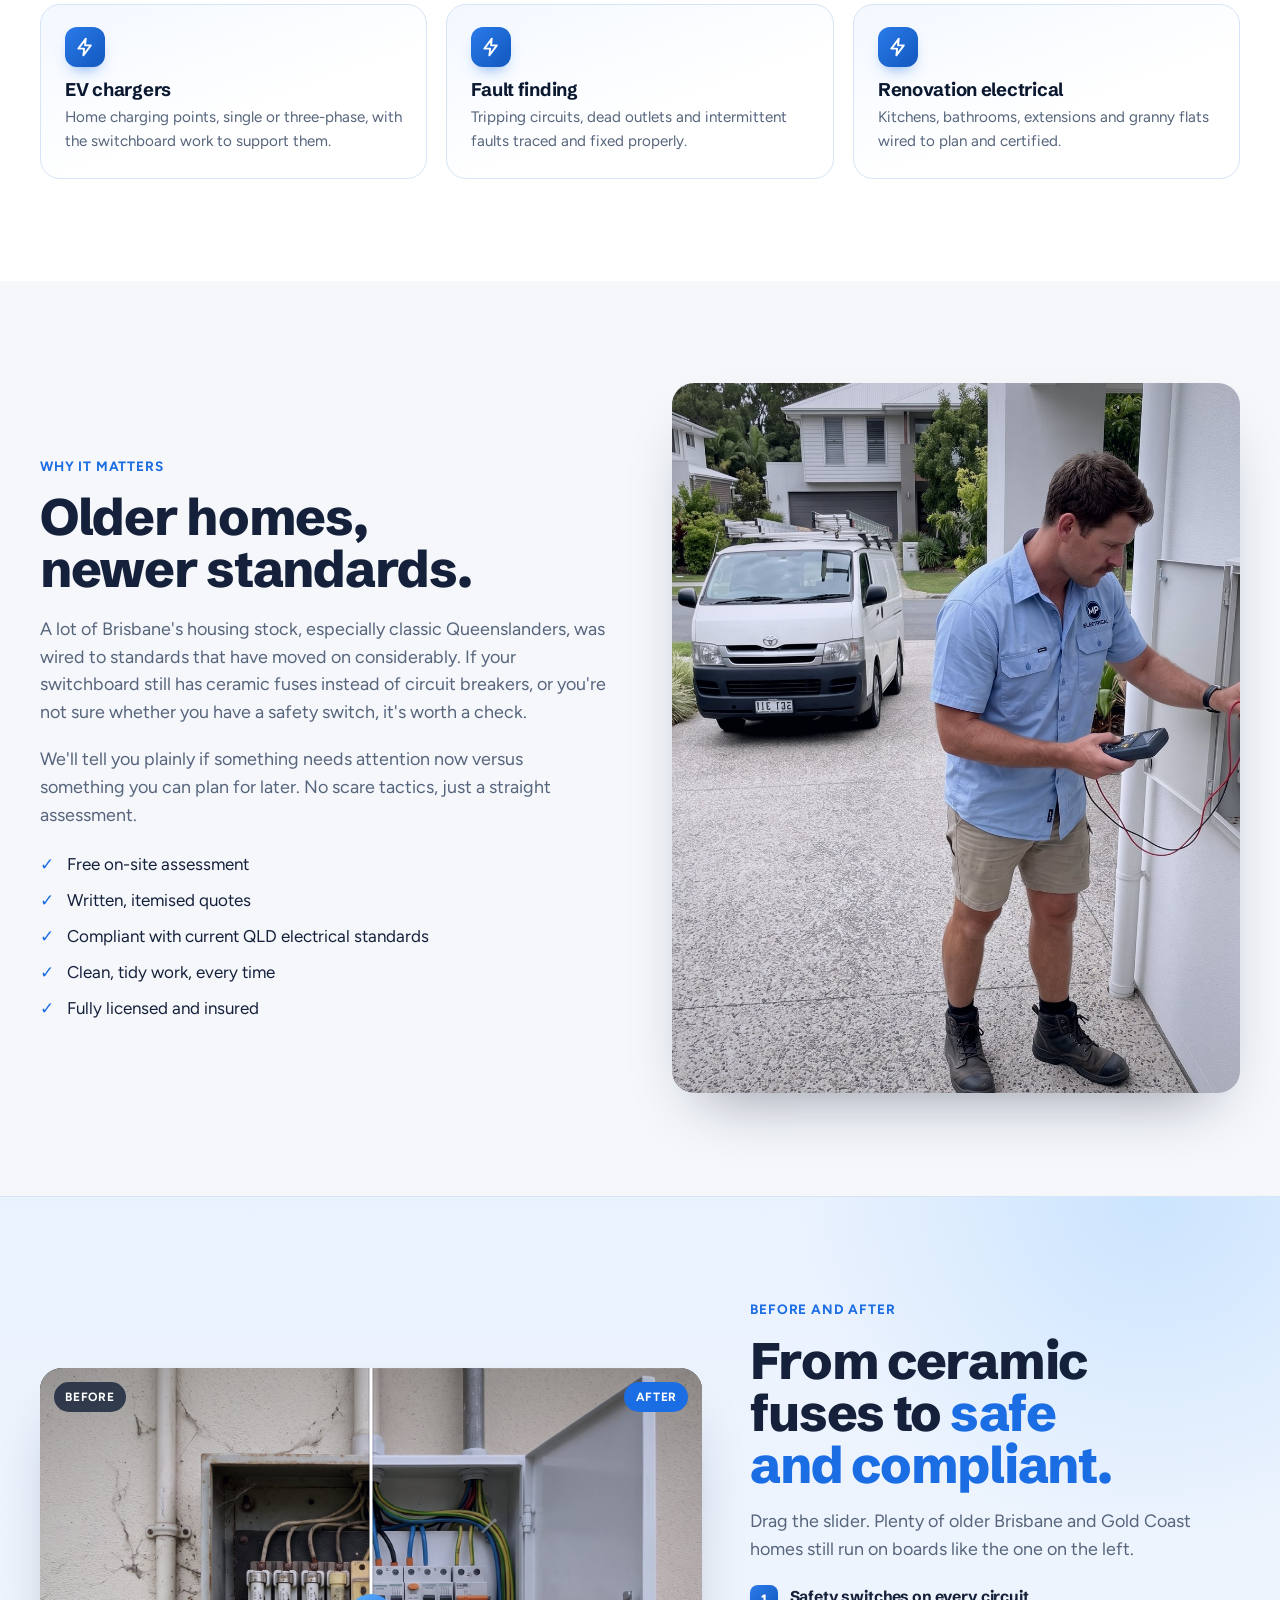
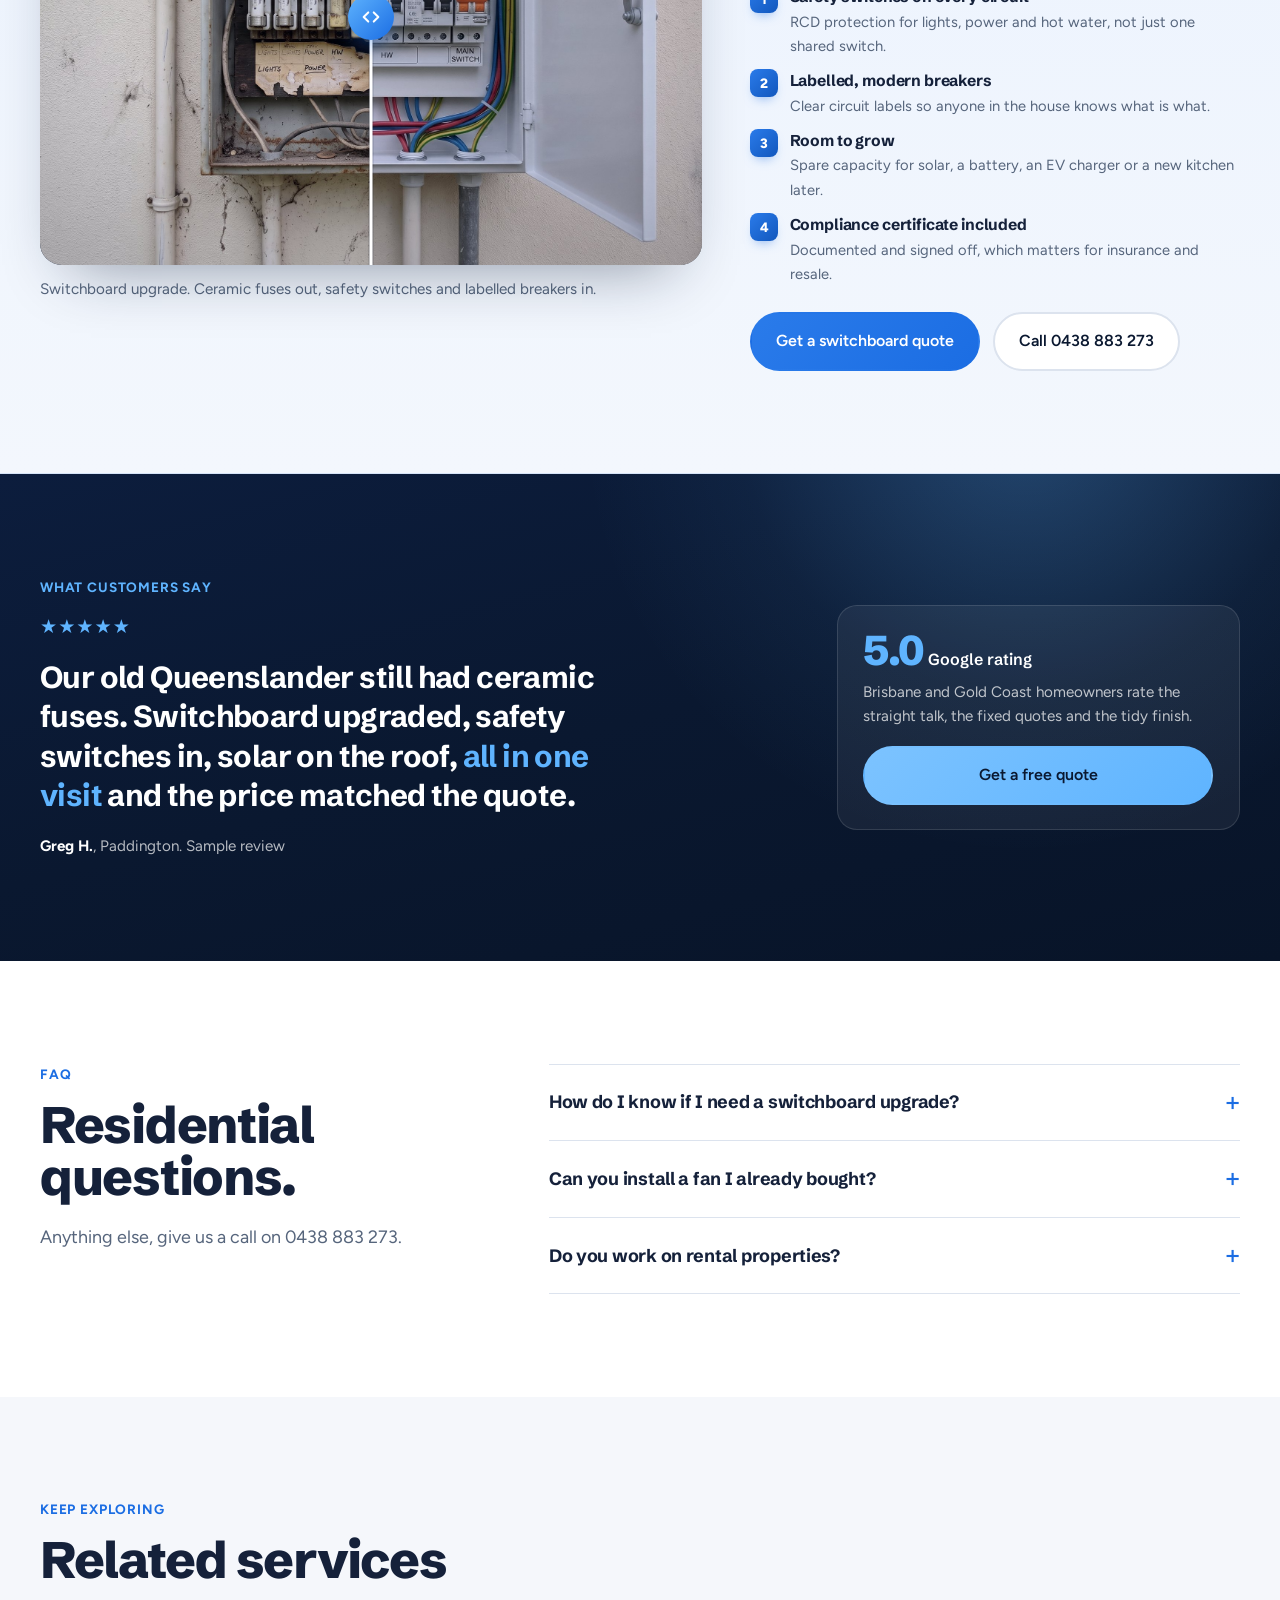
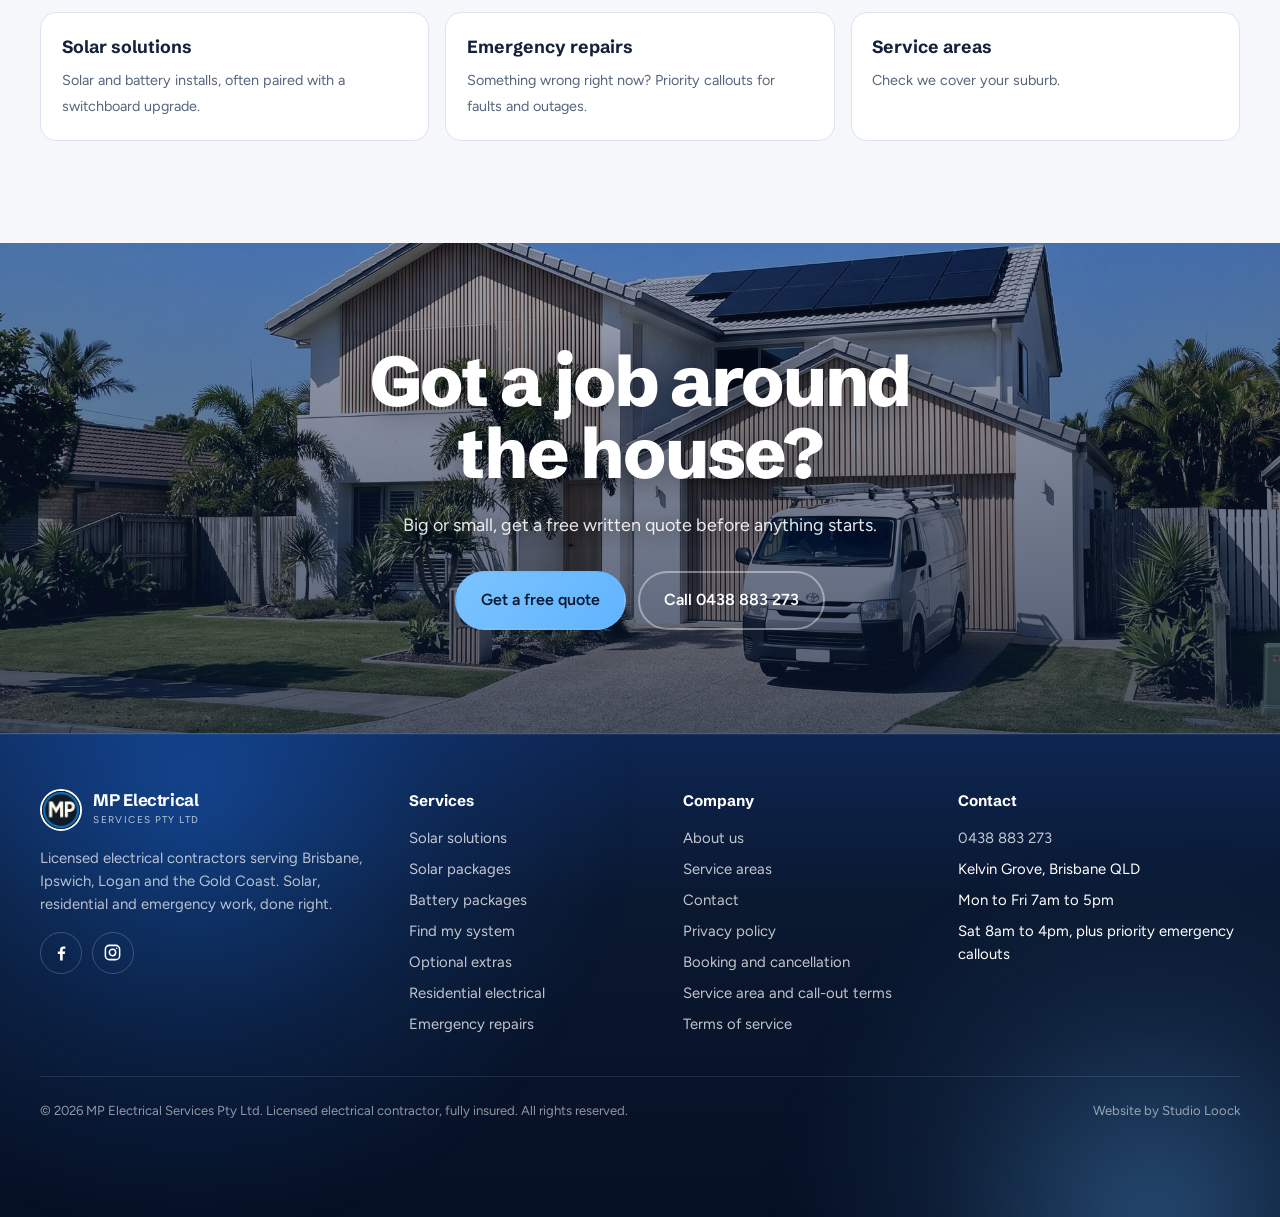
<file: residential-electrical.html>
<!doctype html>
<html lang="en-AU">
<head>
<meta charset="utf-8">
<meta name="viewport" content="width=device-width,initial-scale=1,viewport-fit=cover">
<title>Residential Electrician Brisbane and Gold Coast | Switchboards, Fans, Rewiring | MP Electrical Services</title>
<meta name="description" content="Licensed Brisbane and Gold Coast residential electricians for switchboard upgrades, ceiling fans, power points, lighting, rewiring, safety switches and smoke alarms. Free written quotes.">
<link rel="canonical" href="https://www.mp-electrical-services-pty-ltd.com/residential-electrical">
<!-- go-live -->
<meta property="og:url" content="https://www.mp-electrical-services-pty-ltd.com/residential-electrical">
<meta property="og:site_name" content="MP Electrical Services">
<meta property="og:locale" content="en_AU">
<meta property="og:image" content="https://www.mp-electrical-services-pty-ltd.com/assets/hero.jpg">
<meta property="og:image:width" content="2000">
<meta property="og:image:height" content="1341">
<meta name="twitter:card" content="summary_large_image">
<link rel="icon" href="/assets/logo.jpg" type="image/jpeg">
<link rel="apple-touch-icon" href="/assets/logo.jpg">
<script async src="https://www.googletagmanager.com/gtag/js?id=G-20N35X00Z1"></script>
<script>window.dataLayer=window.dataLayer||[];function gtag(){dataLayer.push(arguments)}gtag('js',new Date());gtag('config','G-20N35X00Z1');</script>
<script src="/assets/site.js" defer></script>
<meta property="og:title" content="Residential Electrician Brisbane and Gold Coast | Switchboards, Fans, Rewiring | MP Electrical Services"><meta property="og:description" content="Licensed Brisbane and Gold Coast residential electricians for switchboard upgrades, ceiling fans, power points, lighting, rewiring, safety switches and smoke alarms. Free written quotes."><meta property="og:type" content="website">
<link rel="preconnect" href="https://fonts.googleapis.com"><link rel="preconnect" href="https://fonts.gstatic.com" crossorigin><link rel="stylesheet" href="https://fonts.googleapis.com/css2?family=Schibsted+Grotesk:wght@500;700;800&family=Figtree:wght@400;500;600;700&display=swap">
<link rel="stylesheet" href="style.css?v=15">
<script type="application/ld+json">{"@context": "https://schema.org", "@type": "FAQPage", "mainEntity": [{"@type": "Question", "name": "How do I know if I need a switchboard upgrade?", "acceptedAnswer": {"@type": "Answer", "text": "Signs include ceramic fuses instead of circuit breakers, frequent tripped fuses, an old or discoloured switchboard, or planning solar or EV charging additions. A free assessment will confirm."}}, {"@type": "Question", "name": "Can you install a fan I already bought?", "acceptedAnswer": {"@type": "Answer", "text": "Yes. We're happy to install customer-supplied fans and fixtures, or supply and install one for you."}}, {"@type": "Question", "name": "Do you work on rental properties?", "acceptedAnswer": {"@type": "Answer", "text": "Yes. We regularly work with landlords, property managers and tenants for repairs and compliance work."}}]}</script>
</head>
<body>
<header>
  <div class="wrap nav">
    <a class="logo" href="/" aria-label="MP Electrical Services home"><img src="assets/logo.jpg" alt=""><div><b>MP Electrical</b><span>SERVICES PTY LTD</span></div></a>
    <nav class="links" aria-label="Main"><div class="dd"><a href="/solar-solutions" aria-haspopup="true">Solar<svg viewBox="0 0 24 24" fill="none" stroke="currentColor" stroke-width="2.2" stroke-linecap="round" stroke-linejoin="round"><path d="M6 9l6 6 6-6"/></svg></a><div class="dd-panel"><a href="/solar-solutions"><b>Solar solutions</b><span>Systems sized to how you use power</span></a><a href="/battery-packages"><b>Battery storage</b><span>Add storage, or retrofit to existing solar</span></a></div></div><div class="dd"><a href="/solar-packages" aria-haspopup="true">Packages<svg viewBox="0 0 24 24" fill="none" stroke="currentColor" stroke-width="2.2" stroke-linecap="round" stroke-linejoin="round"><path d="M6 9l6 6 6-6"/></svg></a><div class="dd-panel"><a href="/solar-packages"><b>Solar packages</b><span>Starter, Plus and Max from $6,109</span></a><a href="/battery-packages"><b>Battery packages</b><span>Solar plus storage from $11,468</span></a><a href="/system-finder"><b>Find my system</b><span>Six questions, one recommendation</span></a><a href="/extras"><b>Optional extras</b><span>EV chargers, monitoring and more</span></a></div></div><a href="/residential-electrical" class="cur">Residential</a><a href="/emergency-repairs">Emergency</a><a href="/service-areas">Service areas</a><a href="/about">About</a><a href="/contact">Contact</a></nav>
    <div class="nav-cta">
      <a class="nav-phone" href="tel:+61438883273">0438 883 273</a>
      <a class="btn btn-sky" href="/contact" style="padding:.7rem 1.2rem;font-size:.92rem">Free quote</a>
      <a class="phone-ic" href="tel:+61438883273" aria-label="Call 0438 883 273"><svg viewBox="0 0 24 24" fill="none" stroke="currentColor" stroke-width="2" stroke-linecap="round" stroke-linejoin="round"><path d="M22 16.9v3a2 2 0 0 1-2.2 2 19.8 19.8 0 0 1-8.6-3.1 19.5 19.5 0 0 1-6-6A19.8 19.8 0 0 1 2.1 4.2 2 2 0 0 1 4.1 2h3a2 2 0 0 1 2 1.7c.1.9.4 1.8.7 2.7a2 2 0 0 1-.5 2.1L8 9.8a16 16 0 0 0 6 6l1.3-1.3a2 2 0 0 1 2.1-.5c.9.3 1.8.6 2.7.7a2 2 0 0 1 1.7 2z"/></svg></a>
      <button class="burger" aria-label="Open menu" aria-expanded="false" id="burger"><svg class="ic-open" viewBox="0 0 24 24" fill="none" stroke="currentColor" stroke-width="2.2" stroke-linecap="round"><path d="M4 7h16M4 12h16M4 17h16"/></svg><svg class="ic-close" viewBox="0 0 24 24" fill="none" stroke="currentColor" stroke-width="2.2" stroke-linecap="round"><path d="M6 6l12 12M18 6L6 18"/></svg></button>
    </div>
  </div>
</header>
  <div class="mobile-menu" id="mmenu" aria-hidden="true">
    <div class="mm-inner">
      <nav class="mm-links" aria-label="Mobile"><div class="mm-group" style="--i:0"><button type="button" class="mm-toggle" aria-expanded="false"><span>Solar</span><svg viewBox="0 0 24 24" fill="none" stroke="currentColor" stroke-width="2" stroke-linecap="round" stroke-linejoin="round"><path d="M6 9l6 6 6-6"/></svg></button><div class="mm-sub"><a href="/solar-solutions">Solar solutions<small>Systems sized to how you use power</small></a><a href="/battery-packages">Battery storage<small>Add storage, or retrofit to existing solar</small></a></div></div><div class="mm-group" style="--i:1"><button type="button" class="mm-toggle" aria-expanded="false"><span>Packages</span><svg viewBox="0 0 24 24" fill="none" stroke="currentColor" stroke-width="2" stroke-linecap="round" stroke-linejoin="round"><path d="M6 9l6 6 6-6"/></svg></button><div class="mm-sub"><a href="/solar-packages">Solar packages<small>Starter, Plus and Max from $6,109</small></a><a href="/battery-packages">Battery packages<small>Solar plus storage from $11,468</small></a><a href="/system-finder">Find my system<small>Six questions, one recommendation</small></a><a href="/extras">Optional extras<small>EV chargers, monitoring and more</small></a></div></div><a href="/residential-electrical" class="mm-link cur" style="--i:2"><span>Residential</span><svg viewBox="0 0 24 24" fill="none" stroke="currentColor" stroke-width="2" stroke-linecap="round" stroke-linejoin="round"><path d="M5 12h14M13 6l6 6-6 6"/></svg></a><a href="/emergency-repairs" class="mm-link" style="--i:3"><span>Emergency</span><svg viewBox="0 0 24 24" fill="none" stroke="currentColor" stroke-width="2" stroke-linecap="round" stroke-linejoin="round"><path d="M5 12h14M13 6l6 6-6 6"/></svg></a><a href="/service-areas" class="mm-link" style="--i:4"><span>Service areas</span><svg viewBox="0 0 24 24" fill="none" stroke="currentColor" stroke-width="2" stroke-linecap="round" stroke-linejoin="round"><path d="M5 12h14M13 6l6 6-6 6"/></svg></a><a href="/about" class="mm-link" style="--i:5"><span>About</span><svg viewBox="0 0 24 24" fill="none" stroke="currentColor" stroke-width="2" stroke-linecap="round" stroke-linejoin="round"><path d="M5 12h14M13 6l6 6-6 6"/></svg></a><a href="/contact" class="mm-link" style="--i:6"><span>Contact</span><svg viewBox="0 0 24 24" fill="none" stroke="currentColor" stroke-width="2" stroke-linecap="round" stroke-linejoin="round"><path d="M5 12h14M13 6l6 6-6 6"/></svg></a></nav>
      <div class="mm-foot" style="--i:7">
        <a class="btn btn-sky" href="/contact">Get a free quote</a>
        <a class="mm-phone" href="tel:+61438883273">0438 883 273</a>
        <p>Mon to Fri 7am to 5pm · Sat 8am to 4pm<br>Priority emergency callouts</p>
        <div class="mm-social"><a href="https://facebook.com/profile.php?id=61579229777890" target="_blank" rel="noopener" aria-label="MP Electrical on Facebook" title="Facebook"><svg viewBox="0 0 24 24" fill="currentColor" aria-hidden="true"><path d="M13.5 22v-8h2.7l.4-3.2h-3.1V8.8c0-.9.3-1.6 1.6-1.6h1.7V4.4c-.3 0-1.3-.1-2.5-.1-2.5 0-4.1 1.5-4.1 4.2v2.3H7.4V14h2.8v8h3.3z"/></svg></a><a href="https://instagram.com/mp_electricalpty.ltd/" target="_blank" rel="noopener" aria-label="MP Electrical on Instagram" title="Instagram"><svg viewBox="0 0 24 24" fill="none" stroke="currentColor" stroke-width="1.9" stroke-linecap="round" aria-hidden="true"><rect x="3" y="3" width="18" height="18" rx="5"/><circle cx="12" cy="12" r="4"/><circle cx="17.3" cy="6.7" r="1" fill="currentColor" stroke="none"/></svg></a></div>
      </div>
    </div>
  </div>

<main>
<section class="phero on-dark"><div class="bg" style="background-image:url(assets/resi.jpg)"></div><div class="wrap">
  <div><div class="crumbs"><a href="/">Home</a> / Residential electrical</div><div class="kicker">Residential electrical</div><h1>Everyday electrical, <span class='hi'>done properly.</span></h1><p class="lede">From switchboard upgrades to ceiling fans and full rewiring: the work Brisbane and Gold Coast homes actually need, carried out by licensed electricians who tidy up after themselves.</p><div class="actions"><a class="btn btn-sky" href="/contact">Get a free quote</a><a class="btn btn-ghost" href="tel:+61438883273">Call 0438 883 273</a></div></div>
  <img src="assets/resi.jpg" alt="Meyer explaining a switchboard upgrade to a homeowner and her son" style="aspect-ratio:4/5"></div></section>
<section><div class="wrap"><div class="head"><div><div class="kicker">Services</div><h2>What we handle at home.</h2></div></div>
  <div class="grid3 svc">
    <div class="card"><h3>Switchboard upgrades</h3><p>Old fuse boxes and undersized switchboards are a common fail point in older Queenslanders. We upgrade them to current safety standards.</p></div>
    <div class="card"><h3>Ceiling fans</h3><p>Supply and install, or just install your own fan. Indoor or outdoor, standard or high-airflow.</p></div>
    <div class="card"><h3>Power points and switches</h3><p>New points, relocations, USB outlets and outdoor-rated power for patios and garages.</p></div>
    <div class="card"><h3>Full and partial rewiring</h3><p>For older homes or renovations. Rewiring done to code, with minimal disruption to your household.</p></div>
    <div class="card"><h3>Lighting</h3><p>Downlights, feature lighting, dimmers, sensors, and outdoor and deck lighting.</p></div>
    <div class="card"><h3>Safety switches and smoke alarms</h3><p>Compliance checks, safety switch installation and interconnected smoke alarm systems.</p></div>
    <div class="card"><h3>EV chargers</h3><p>Home charging points, single or three-phase, with the switchboard work to support them.</p></div>
    <div class="card"><h3>Fault finding</h3><p>Tripping circuits, dead outlets and intermittent faults traced and fixed properly.</p></div>
    <div class="card"><h3>Renovation electrical</h3><p>Kitchens, bathrooms, extensions and granny flats wired to plan and certified.</p></div>
  </div></div></section>
<section class="paper"><div class="wrap split">
  <div><div class="kicker">Why it matters</div><h2>Older homes, newer standards.</h2>
    <p class="lede" style="margin:1.2rem 0">A lot of Brisbane's housing stock, especially classic Queenslanders, was wired to standards that have moved on considerably. If your switchboard still has ceramic fuses instead of circuit breakers, or you're not sure whether you have a safety switch, it's worth a check.</p>
    <p class="lede" style="margin-bottom:1.4rem">We'll tell you plainly if something needs attention now versus something you can plan for later. No scare tactics, just a straight assessment.</p>
    <ul class="check"><li>Free on-site assessment</li><li>Written, itemised quotes</li><li>Compliant with current QLD electrical standards</li><li>Clean, tidy work, every time</li><li>Fully licensed and insured</li></ul></div>
  <img src="assets/emerg.jpg" alt="Meyer testing a home switchboard">
</div></section>
<section class="ba-sec" id="before-after"><div class="wrap ba-split">
  <div><div class="ba" style="--x:50%"><img src="assets/before-board.jpg" alt="Before: switchboard upgrade"><img class="ba-after" src="assets/after-board.jpg" alt="After: switchboard upgrade"><div class="ba-bar"></div><div class="ba-knob" aria-hidden="true"><svg viewBox="0 0 24 24" fill="none" stroke="currentColor" stroke-width="2.2" stroke-linecap="round" stroke-linejoin="round"><path d="M9 7l-5 5 5 5M15 7l5 5-5 5"/></svg></div><span class="ba-tag l">Before</span><span class="ba-tag r">After</span><input type="range" min="0" max="100" value="50" aria-label="Compare before and after"></div><div class="ba-cap">Switchboard upgrade. Ceramic fuses out, safety switches and labelled breakers in.</div></div>
  <div class="ba-copy"><div class="kicker">Before and after</div><h2>From ceramic fuses to <span class="hi">safe and compliant.</span></h2><p class="lede">Drag the slider. Plenty of older Brisbane and Gold Coast homes still run on boards like the one on the left.</p>
    <ul class="ba-list"><li><i>1</i><div><b>Safety switches on every circuit</b><span>RCD protection for lights, power and hot water, not just one shared switch.</span></div></li><li><i>2</i><div><b>Labelled, modern breakers</b><span>Clear circuit labels so anyone in the house knows what is what.</span></div></li><li><i>3</i><div><b>Room to grow</b><span>Spare capacity for solar, a battery, an EV charger or a new kitchen later.</span></div></li><li><i>4</i><div><b>Compliance certificate included</b><span>Documented and signed off, which matters for insurance and resale.</span></div></li></ul>
    <div class="actions"><a class="btn btn-blue" href="/contact?job=switchboard">Get a switchboard quote</a><a class="btn btn-ghost-dark" href="tel:0438883273">Call 0438 883 273</a></div>
  </div>
</div></section>

<section class="dark rvband"><div class="glow" aria-hidden="true"></div><div class="wrap">
  <div><div class="kicker">What customers say</div><div class="stars">★★★★★</div><blockquote>Our old Queenslander still had ceramic fuses. Switchboard upgraded, safety switches in, solar on the roof, <span class="hi">all in one visit</span> and the price matched the quote.</blockquote><cite><b>Greg H.</b>, Paddington. <span class="tc" title="Replace with MP's actual Google reviews">Sample review</span></cite></div>
  <div class="rvside"><div class="big">5.0<small>Google rating</small></div><p>Brisbane and Gold Coast homeowners rate the straight talk, the fixed quotes and the tidy finish.</p><a class="btn btn-sky" href="/contact">Get a free quote</a></div>
</div></section>
<section id="faq"><div class="wrap faqwrap"><div><div class="kicker">FAQ</div><h2>Residential questions.</h2><p class="lede" style="margin-top:1.2rem">Anything else, give us a call on 0438 883 273.</p></div><div><details class="faq"><summary>How do I know if I need a switchboard upgrade?</summary><p>Signs include ceramic fuses instead of circuit breakers, frequent tripped fuses, an old or discoloured switchboard, or planning solar or EV charging additions. A free assessment will confirm.</p></details><details class="faq"><summary>Can you install a fan I already bought?</summary><p>Yes. We're happy to install customer-supplied fans and fixtures, or supply and install one for you.</p></details><details class="faq"><summary>Do you work on rental properties?</summary><p>Yes. We regularly work with landlords, property managers and tenants for repairs and compliance work.</p></details></div></div></section>
<section class="paper"><div class="wrap"><div class="kicker">Keep exploring</div><h2 style="margin-bottom:1.6rem">Related services</h2><div class="related"><a href="/solar-solutions"><b>Solar solutions</b><span>Solar and battery installs, often paired with a switchboard upgrade.</span></a><a href="/emergency-repairs"><b>Emergency repairs</b><span>Something wrong right now? Priority callouts for faults and outages.</span></a><a href="/service-areas"><b>Service areas</b><span>Check we cover your suburb.</span></a></div></div></section>
<section class="cta"><div class="cta-bg" aria-hidden="true"></div><div class="wrap"><h2>Got a job around the house?</h2><p>Big or small, get a free written quote before anything starts.</p>
  <div class="actions"><a class="btn btn-sky" href="/contact">Get a free quote</a><a class="btn btn-ghost" href="tel:+61438883273">Call 0438 883 273</a></div></div></section>
</main>
<footer>
  <div class="wrap">
    <div class="fgrid">
      <div>
        <a class="logo" href="/"><img src="assets/logo.jpg" alt=""><div><b>MP Electrical</b><span>SERVICES PTY LTD</span></div></a>
        <p style="margin-top:1rem">Licensed electrical contractors serving Brisbane, Ipswich, Logan and the Gold Coast. Solar, residential and emergency work, done right.</p>
        <div class="socials"><a href="https://facebook.com/profile.php?id=61579229777890" target="_blank" rel="noopener" aria-label="MP Electrical on Facebook" title="Facebook"><svg viewBox="0 0 24 24" fill="currentColor" aria-hidden="true"><path d="M13.5 22v-8h2.7l.4-3.2h-3.1V8.8c0-.9.3-1.6 1.6-1.6h1.7V4.4c-.3 0-1.3-.1-2.5-.1-2.5 0-4.1 1.5-4.1 4.2v2.3H7.4V14h2.8v8h3.3z"/></svg></a><a href="https://instagram.com/mp_electricalpty.ltd/" target="_blank" rel="noopener" aria-label="MP Electrical on Instagram" title="Instagram"><svg viewBox="0 0 24 24" fill="none" stroke="currentColor" stroke-width="1.9" stroke-linecap="round" aria-hidden="true"><rect x="3" y="3" width="18" height="18" rx="5"/><circle cx="12" cy="12" r="4"/><circle cx="17.3" cy="6.7" r="1" fill="currentColor" stroke="none"/></svg></a></div>
      </div>
      <div><h4>Services</h4><ul><li><a href="/solar-solutions">Solar solutions</a></li><li><a href="/solar-packages">Solar packages</a></li><li><a href="/battery-packages">Battery packages</a></li><li><a href="/system-finder">Find my system</a></li><li><a href="/extras">Optional extras</a></li><li><a href="/residential-electrical">Residential electrical</a></li><li><a href="/emergency-repairs">Emergency repairs</a></li></ul></div>
      <div><h4>Company</h4><ul><li><a href="/about">About us</a></li><li><a href="/service-areas">Service areas</a></li><li><a href="/contact">Contact</a></li><li><a href="/policies#privacy">Privacy policy</a></li><li><a href="/policies#booking">Booking and cancellation</a></li><li><a href="/policies#callout">Service area and call-out terms</a></li><li><a href="/policies#terms">Terms of service</a></li></ul></div>
      <div><h4>Contact</h4><ul><li><a href="tel:+61438883273">0438 883 273</a></li><li>Kelvin Grove, Brisbane QLD</li><li>Mon to Fri 7am to 5pm</li><li>Sat 8am to 4pm, plus priority emergency callouts</li></ul></div>
    </div>
    <div class="fbottom"><span>© 2026 MP Electrical Services Pty Ltd. Licensed electrical contractor, fully insured. All rights reserved.</span><span>Website by Studio Loock</span></div>
  </div>
</footer>
<script>
(function(){
  var b=document.getElementById('burger'),m=document.getElementById('mmenu');
  function setMenu(o){m.classList.toggle('open',o);b.classList.toggle('x',o);b.setAttribute('aria-expanded',o);m.setAttribute('aria-hidden',!o);document.documentElement.classList.toggle('noscroll',o)}
  b.addEventListener('click',function(){setMenu(!m.classList.contains('open'))});
  m.querySelectorAll('a').forEach(function(a){a.addEventListener('click',function(){setMenu(false)})});
  document.addEventListener('keydown',function(e){if(e.key==='Escape')setMenu(false)});
  m.querySelectorAll('.mm-toggle').forEach(function(t){t.addEventListener('click',function(){var g=t.parentNode,o=!g.classList.contains('open');m.querySelectorAll('.mm-group.open').forEach(function(x){x.classList.remove('open');x.querySelector('.mm-toggle').setAttribute('aria-expanded','false')});g.classList.toggle('open',o);t.setAttribute('aria-expanded',o)})});
  m.querySelectorAll('.mm-group.cur').forEach(function(g){g.classList.add('open');g.querySelector('.mm-toggle').setAttribute('aria-expanded','true')});
  document.querySelectorAll('.dd>a').forEach(function(a){a.addEventListener('click',function(e){if(window.matchMedia('(hover:none)').matches&&!a.parentNode.classList.contains('open')){e.preventDefault();document.querySelectorAll('.dd.open').forEach(function(d){d.classList.remove('open')});a.parentNode.classList.add('open')}})});
  document.addEventListener('click',function(e){if(!e.target.closest('.dd'))document.querySelectorAll('.dd.open').forEach(function(d){d.classList.remove('open')})});
  document.querySelectorAll('form.qf').forEach(function(f){f.addEventListener('submit',function(e){e.preventDefault();
    var req=f.querySelectorAll('[required]'),ok=true;req.forEach(function(i){if(!i.value.trim()){ok=false;i.style.borderColor='#D9534F';if(ok===false&&!f._f){i.focus();f._f=1}}});
    if(!ok){f._f=0;return} window.mpSend(f)})});
})();
</script>

<script>(function(){document.querySelectorAll('.ba').forEach(function(b){var r=b.querySelector('input');function set(v){b.style.setProperty('--x',v+'%')}r.addEventListener('input',function(){set(r.value)});set(r.value)})})();</script>
</body>
</html>
</file>
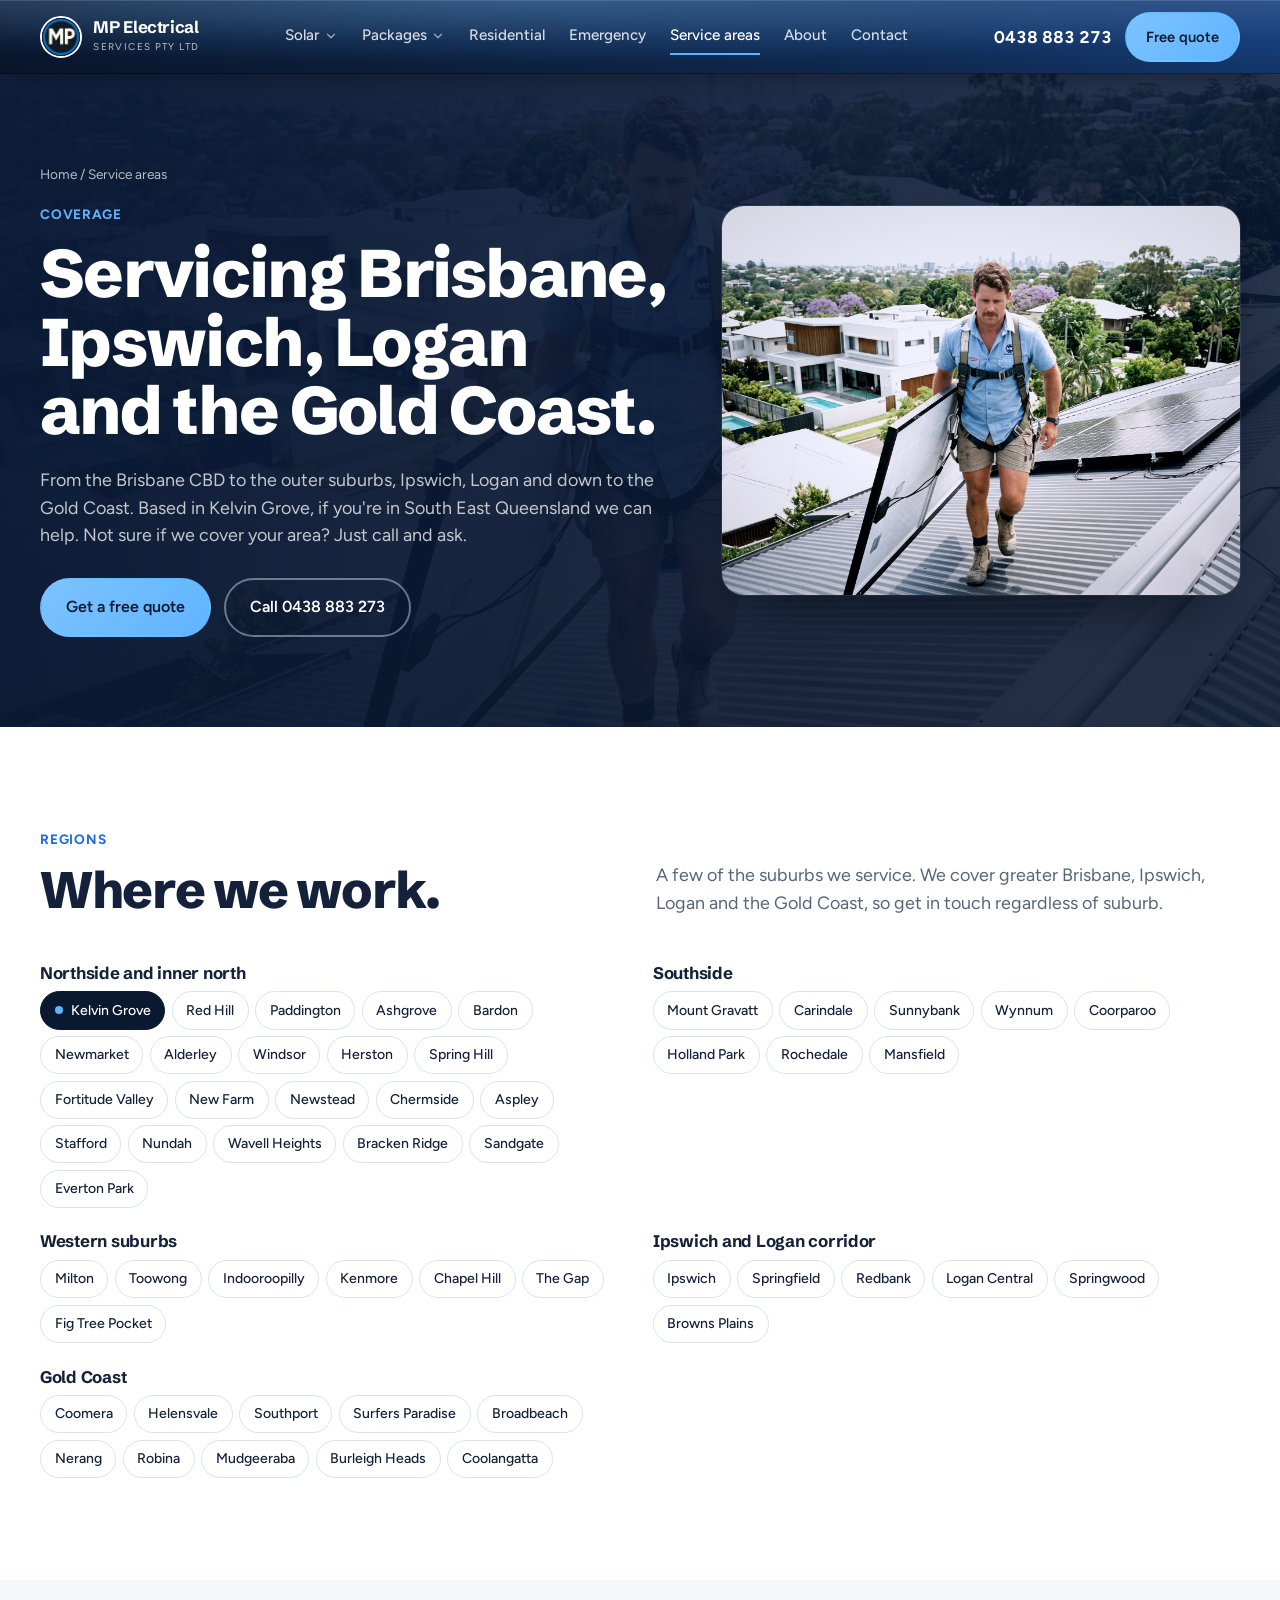
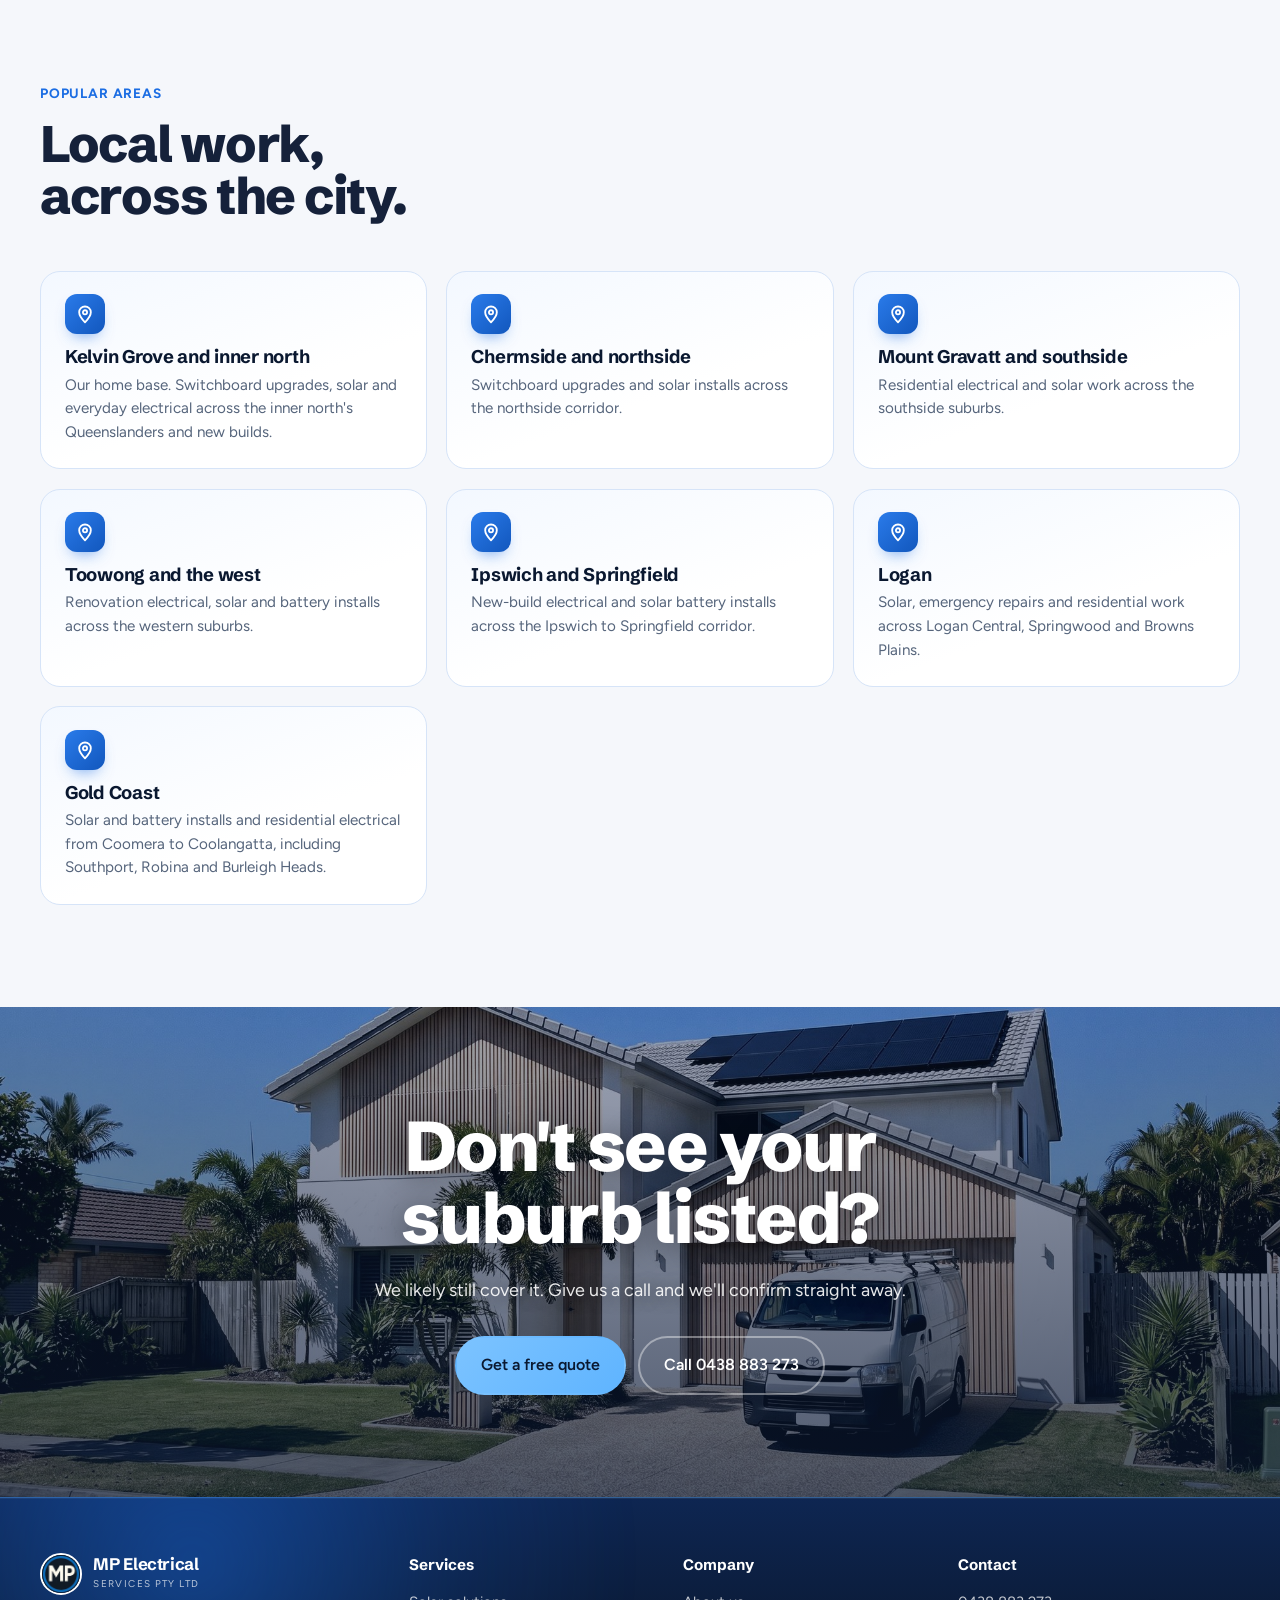
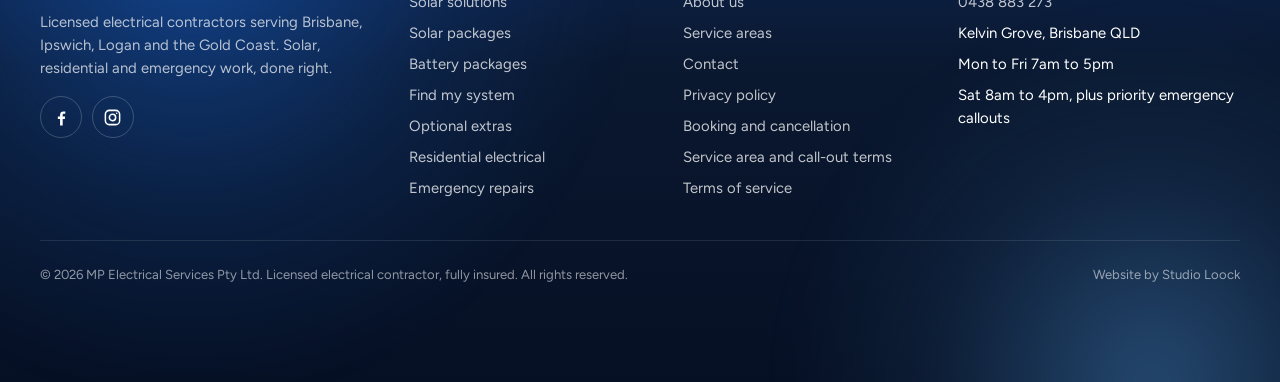
<file: service-areas.html>
<!doctype html>
<html lang="en-AU">
<head>
<meta charset="utf-8">
<meta name="viewport" content="width=device-width,initial-scale=1,viewport-fit=cover">
<title>Electrician Service Areas Brisbane, Ipswich, Logan and Gold Coast | MP Electrical Services</title>
<meta name="description" content="MP Electrical Services covers greater Brisbane from Kelvin Grove: northside, southside, western suburbs, Ipswich, Logan and the Gold Coast. Solar, residential and emergency electrical work.">
<link rel="canonical" href="https://www.mp-electrical-services-pty-ltd.com/service-areas">
<!-- go-live -->
<meta property="og:url" content="https://www.mp-electrical-services-pty-ltd.com/service-areas">
<meta property="og:site_name" content="MP Electrical Services">
<meta property="og:locale" content="en_AU">
<meta property="og:image" content="https://www.mp-electrical-services-pty-ltd.com/assets/hero.jpg">
<meta property="og:image:width" content="2000">
<meta property="og:image:height" content="1341">
<meta name="twitter:card" content="summary_large_image">
<link rel="icon" href="/assets/logo.jpg" type="image/jpeg">
<link rel="apple-touch-icon" href="/assets/logo.jpg">
<script async src="https://www.googletagmanager.com/gtag/js?id=G-20N35X00Z1"></script>
<script>window.dataLayer=window.dataLayer||[];function gtag(){dataLayer.push(arguments)}gtag('js',new Date());gtag('config','G-20N35X00Z1');</script>
<script src="/assets/site.js" defer></script>
<meta property="og:title" content="Electrician Service Areas Brisbane, Ipswich, Logan and Gold Coast | MP Electrical Services"><meta property="og:description" content="MP Electrical Services covers greater Brisbane from Kelvin Grove: northside, southside, western suburbs, Ipswich, Logan and the Gold Coast. Solar, residential and emergency electrical work."><meta property="og:type" content="website">
<link rel="preconnect" href="https://fonts.googleapis.com"><link rel="preconnect" href="https://fonts.gstatic.com" crossorigin><link rel="stylesheet" href="https://fonts.googleapis.com/css2?family=Schibsted+Grotesk:wght@500;700;800&family=Figtree:wght@400;500;600;700&display=swap">
<link rel="stylesheet" href="style.css?v=15">

</head>
<body>
<header>
  <div class="wrap nav">
    <a class="logo" href="/" aria-label="MP Electrical Services home"><img src="assets/logo.jpg" alt=""><div><b>MP Electrical</b><span>SERVICES PTY LTD</span></div></a>
    <nav class="links" aria-label="Main"><div class="dd"><a href="/solar-solutions" aria-haspopup="true">Solar<svg viewBox="0 0 24 24" fill="none" stroke="currentColor" stroke-width="2.2" stroke-linecap="round" stroke-linejoin="round"><path d="M6 9l6 6 6-6"/></svg></a><div class="dd-panel"><a href="/solar-solutions"><b>Solar solutions</b><span>Systems sized to how you use power</span></a><a href="/battery-packages"><b>Battery storage</b><span>Add storage, or retrofit to existing solar</span></a></div></div><div class="dd"><a href="/solar-packages" aria-haspopup="true">Packages<svg viewBox="0 0 24 24" fill="none" stroke="currentColor" stroke-width="2.2" stroke-linecap="round" stroke-linejoin="round"><path d="M6 9l6 6 6-6"/></svg></a><div class="dd-panel"><a href="/solar-packages"><b>Solar packages</b><span>Starter, Plus and Max from $6,109</span></a><a href="/battery-packages"><b>Battery packages</b><span>Solar plus storage from $11,468</span></a><a href="/system-finder"><b>Find my system</b><span>Six questions, one recommendation</span></a><a href="/extras"><b>Optional extras</b><span>EV chargers, monitoring and more</span></a></div></div><a href="/residential-electrical">Residential</a><a href="/emergency-repairs">Emergency</a><a href="/service-areas" class="cur">Service areas</a><a href="/about">About</a><a href="/contact">Contact</a></nav>
    <div class="nav-cta">
      <a class="nav-phone" href="tel:+61438883273">0438 883 273</a>
      <a class="btn btn-sky" href="/contact" style="padding:.7rem 1.2rem;font-size:.92rem">Free quote</a>
      <a class="phone-ic" href="tel:+61438883273" aria-label="Call 0438 883 273"><svg viewBox="0 0 24 24" fill="none" stroke="currentColor" stroke-width="2" stroke-linecap="round" stroke-linejoin="round"><path d="M22 16.9v3a2 2 0 0 1-2.2 2 19.8 19.8 0 0 1-8.6-3.1 19.5 19.5 0 0 1-6-6A19.8 19.8 0 0 1 2.1 4.2 2 2 0 0 1 4.1 2h3a2 2 0 0 1 2 1.7c.1.9.4 1.8.7 2.7a2 2 0 0 1-.5 2.1L8 9.8a16 16 0 0 0 6 6l1.3-1.3a2 2 0 0 1 2.1-.5c.9.3 1.8.6 2.7.7a2 2 0 0 1 1.7 2z"/></svg></a>
      <button class="burger" aria-label="Open menu" aria-expanded="false" id="burger"><svg class="ic-open" viewBox="0 0 24 24" fill="none" stroke="currentColor" stroke-width="2.2" stroke-linecap="round"><path d="M4 7h16M4 12h16M4 17h16"/></svg><svg class="ic-close" viewBox="0 0 24 24" fill="none" stroke="currentColor" stroke-width="2.2" stroke-linecap="round"><path d="M6 6l12 12M18 6L6 18"/></svg></button>
    </div>
  </div>
</header>
  <div class="mobile-menu" id="mmenu" aria-hidden="true">
    <div class="mm-inner">
      <nav class="mm-links" aria-label="Mobile"><div class="mm-group" style="--i:0"><button type="button" class="mm-toggle" aria-expanded="false"><span>Solar</span><svg viewBox="0 0 24 24" fill="none" stroke="currentColor" stroke-width="2" stroke-linecap="round" stroke-linejoin="round"><path d="M6 9l6 6 6-6"/></svg></button><div class="mm-sub"><a href="/solar-solutions">Solar solutions<small>Systems sized to how you use power</small></a><a href="/battery-packages">Battery storage<small>Add storage, or retrofit to existing solar</small></a></div></div><div class="mm-group" style="--i:1"><button type="button" class="mm-toggle" aria-expanded="false"><span>Packages</span><svg viewBox="0 0 24 24" fill="none" stroke="currentColor" stroke-width="2" stroke-linecap="round" stroke-linejoin="round"><path d="M6 9l6 6 6-6"/></svg></button><div class="mm-sub"><a href="/solar-packages">Solar packages<small>Starter, Plus and Max from $6,109</small></a><a href="/battery-packages">Battery packages<small>Solar plus storage from $11,468</small></a><a href="/system-finder">Find my system<small>Six questions, one recommendation</small></a><a href="/extras">Optional extras<small>EV chargers, monitoring and more</small></a></div></div><a href="/residential-electrical" class="mm-link" style="--i:2"><span>Residential</span><svg viewBox="0 0 24 24" fill="none" stroke="currentColor" stroke-width="2" stroke-linecap="round" stroke-linejoin="round"><path d="M5 12h14M13 6l6 6-6 6"/></svg></a><a href="/emergency-repairs" class="mm-link" style="--i:3"><span>Emergency</span><svg viewBox="0 0 24 24" fill="none" stroke="currentColor" stroke-width="2" stroke-linecap="round" stroke-linejoin="round"><path d="M5 12h14M13 6l6 6-6 6"/></svg></a><a href="/service-areas" class="mm-link cur" style="--i:4"><span>Service areas</span><svg viewBox="0 0 24 24" fill="none" stroke="currentColor" stroke-width="2" stroke-linecap="round" stroke-linejoin="round"><path d="M5 12h14M13 6l6 6-6 6"/></svg></a><a href="/about" class="mm-link" style="--i:5"><span>About</span><svg viewBox="0 0 24 24" fill="none" stroke="currentColor" stroke-width="2" stroke-linecap="round" stroke-linejoin="round"><path d="M5 12h14M13 6l6 6-6 6"/></svg></a><a href="/contact" class="mm-link" style="--i:6"><span>Contact</span><svg viewBox="0 0 24 24" fill="none" stroke="currentColor" stroke-width="2" stroke-linecap="round" stroke-linejoin="round"><path d="M5 12h14M13 6l6 6-6 6"/></svg></a></nav>
      <div class="mm-foot" style="--i:7">
        <a class="btn btn-sky" href="/contact">Get a free quote</a>
        <a class="mm-phone" href="tel:+61438883273">0438 883 273</a>
        <p>Mon to Fri 7am to 5pm · Sat 8am to 4pm<br>Priority emergency callouts</p>
        <div class="mm-social"><a href="https://facebook.com/profile.php?id=61579229777890" target="_blank" rel="noopener" aria-label="MP Electrical on Facebook" title="Facebook"><svg viewBox="0 0 24 24" fill="currentColor" aria-hidden="true"><path d="M13.5 22v-8h2.7l.4-3.2h-3.1V8.8c0-.9.3-1.6 1.6-1.6h1.7V4.4c-.3 0-1.3-.1-2.5-.1-2.5 0-4.1 1.5-4.1 4.2v2.3H7.4V14h2.8v8h3.3z"/></svg></a><a href="https://instagram.com/mp_electricalpty.ltd/" target="_blank" rel="noopener" aria-label="MP Electrical on Instagram" title="Instagram"><svg viewBox="0 0 24 24" fill="none" stroke="currentColor" stroke-width="1.9" stroke-linecap="round" aria-hidden="true"><rect x="3" y="3" width="18" height="18" rx="5"/><circle cx="12" cy="12" r="4"/><circle cx="17.3" cy="6.7" r="1" fill="currentColor" stroke="none"/></svg></a></div>
      </div>
    </div>
  </div>

<main>
<section class="phero on-dark"><div class="bg" style="background-image:url(assets/carry.jpg)"></div><div class="wrap">
  <div><div class="crumbs"><a href="/">Home</a> / Service areas</div><div class="kicker">Coverage</div><h1>Servicing Brisbane, Ipswich, Logan and the Gold Coast.</h1><p class="lede">From the Brisbane CBD to the outer suburbs, Ipswich, Logan and down to the Gold Coast. Based in Kelvin Grove, if you're in South East Queensland we can help. Not sure if we cover your area? Just call and ask.</p><div class="actions"><a class="btn btn-sky" href="/contact">Get a free quote</a><a class="btn btn-ghost" href="tel:+61438883273">Call 0438 883 273</a></div></div>
  <img src="assets/carry.jpg" alt="Meyer carrying a solar panel across a Brisbane rooftop"></div></section>
<section><div class="wrap"><div class="head"><div><div class="kicker">Regions</div><h2>Where we work.</h2></div><p class="lede">A few of the suburbs we service. We cover greater Brisbane, Ipswich, Logan and the Gold Coast, so get in touch regardless of suburb.</p></div>
  <div class="regions"><div class="region" id="north"><h3>Northside and inner north</h3><div class="chips"><span class="chip home">Kelvin Grove</span><span class="chip">Red Hill</span><span class="chip">Paddington</span><span class="chip">Ashgrove</span><span class="chip">Bardon</span><span class="chip">Newmarket</span><span class="chip">Alderley</span><span class="chip">Windsor</span><span class="chip">Herston</span><span class="chip">Spring Hill</span><span class="chip">Fortitude Valley</span><span class="chip">New Farm</span><span class="chip">Newstead</span><span class="chip">Chermside</span><span class="chip">Aspley</span><span class="chip">Stafford</span><span class="chip">Nundah</span><span class="chip">Wavell Heights</span><span class="chip">Bracken Ridge</span><span class="chip">Sandgate</span><span class="chip">Everton Park</span></div></div><div class="region" id="south"><h3>Southside</h3><div class="chips"><span class="chip">Mount Gravatt</span><span class="chip">Carindale</span><span class="chip">Sunnybank</span><span class="chip">Wynnum</span><span class="chip">Coorparoo</span><span class="chip">Holland Park</span><span class="chip">Rochedale</span><span class="chip">Mansfield</span></div></div><div class="region" id="west"><h3>Western suburbs</h3><div class="chips"><span class="chip">Milton</span><span class="chip">Toowong</span><span class="chip">Indooroopilly</span><span class="chip">Kenmore</span><span class="chip">Chapel Hill</span><span class="chip">The Gap</span><span class="chip">Fig Tree Pocket</span></div></div><div class="region" id="ipswich"><h3>Ipswich and Logan corridor</h3><div class="chips"><span class="chip">Ipswich</span><span class="chip">Springfield</span><span class="chip">Redbank</span><span class="chip">Logan Central</span><span class="chip">Springwood</span><span class="chip">Browns Plains</span></div></div><div class="region" id="goldcoast"><h3>Gold Coast</h3><div class="chips"><span class="chip">Coomera</span><span class="chip">Helensvale</span><span class="chip">Southport</span><span class="chip">Surfers Paradise</span><span class="chip">Broadbeach</span><span class="chip">Nerang</span><span class="chip">Robina</span><span class="chip">Mudgeeraba</span><span class="chip">Burleigh Heads</span><span class="chip">Coolangatta</span></div></div></div>
</div></section>
<section class="paper"><div class="wrap"><div class="head"><div><div class="kicker">Popular areas</div><h2>Local work, across the city.</h2></div></div>
  <div class="grid3 loc">
    <div class="card"><h3>Kelvin Grove and inner north</h3><p>Our home base. Switchboard upgrades, solar and everyday electrical across the inner north's Queenslanders and new builds.</p></div>
    <div class="card"><h3>Chermside and northside</h3><p>Switchboard upgrades and solar installs across the northside corridor.</p></div>
    <div class="card"><h3>Mount Gravatt and southside</h3><p>Residential electrical and solar work across the southside suburbs.</p></div>
    <div class="card"><h3>Toowong and the west</h3><p>Renovation electrical, solar and battery installs across the western suburbs.</p></div>
    <div class="card"><h3>Ipswich and Springfield</h3><p>New-build electrical and solar battery installs across the Ipswich to Springfield corridor.</p></div>
    <div class="card"><h3>Logan</h3><p>Solar, emergency repairs and residential work across Logan Central, Springwood and Browns Plains.</p></div>
    <div class="card"><h3>Gold Coast</h3><p>Solar and battery installs and residential electrical from Coomera to Coolangatta, including Southport, Robina and Burleigh Heads.</p></div>
  </div></div></section>
<section class="cta"><div class="cta-bg" aria-hidden="true"></div><div class="wrap"><h2>Don't see your suburb listed?</h2><p>We likely still cover it. Give us a call and we'll confirm straight away.</p>
  <div class="actions"><a class="btn btn-sky" href="/contact">Get a free quote</a><a class="btn btn-ghost" href="tel:+61438883273">Call 0438 883 273</a></div></div></section>
</main>
<footer>
  <div class="wrap">
    <div class="fgrid">
      <div>
        <a class="logo" href="/"><img src="assets/logo.jpg" alt=""><div><b>MP Electrical</b><span>SERVICES PTY LTD</span></div></a>
        <p style="margin-top:1rem">Licensed electrical contractors serving Brisbane, Ipswich, Logan and the Gold Coast. Solar, residential and emergency work, done right.</p>
        <div class="socials"><a href="https://facebook.com/profile.php?id=61579229777890" target="_blank" rel="noopener" aria-label="MP Electrical on Facebook" title="Facebook"><svg viewBox="0 0 24 24" fill="currentColor" aria-hidden="true"><path d="M13.5 22v-8h2.7l.4-3.2h-3.1V8.8c0-.9.3-1.6 1.6-1.6h1.7V4.4c-.3 0-1.3-.1-2.5-.1-2.5 0-4.1 1.5-4.1 4.2v2.3H7.4V14h2.8v8h3.3z"/></svg></a><a href="https://instagram.com/mp_electricalpty.ltd/" target="_blank" rel="noopener" aria-label="MP Electrical on Instagram" title="Instagram"><svg viewBox="0 0 24 24" fill="none" stroke="currentColor" stroke-width="1.9" stroke-linecap="round" aria-hidden="true"><rect x="3" y="3" width="18" height="18" rx="5"/><circle cx="12" cy="12" r="4"/><circle cx="17.3" cy="6.7" r="1" fill="currentColor" stroke="none"/></svg></a></div>
      </div>
      <div><h4>Services</h4><ul><li><a href="/solar-solutions">Solar solutions</a></li><li><a href="/solar-packages">Solar packages</a></li><li><a href="/battery-packages">Battery packages</a></li><li><a href="/system-finder">Find my system</a></li><li><a href="/extras">Optional extras</a></li><li><a href="/residential-electrical">Residential electrical</a></li><li><a href="/emergency-repairs">Emergency repairs</a></li></ul></div>
      <div><h4>Company</h4><ul><li><a href="/about">About us</a></li><li><a href="/service-areas">Service areas</a></li><li><a href="/contact">Contact</a></li><li><a href="/policies#privacy">Privacy policy</a></li><li><a href="/policies#booking">Booking and cancellation</a></li><li><a href="/policies#callout">Service area and call-out terms</a></li><li><a href="/policies#terms">Terms of service</a></li></ul></div>
      <div><h4>Contact</h4><ul><li><a href="tel:+61438883273">0438 883 273</a></li><li>Kelvin Grove, Brisbane QLD</li><li>Mon to Fri 7am to 5pm</li><li>Sat 8am to 4pm, plus priority emergency callouts</li></ul></div>
    </div>
    <div class="fbottom"><span>© 2026 MP Electrical Services Pty Ltd. Licensed electrical contractor, fully insured. All rights reserved.</span><span>Website by Studio Loock</span></div>
  </div>
</footer>
<script>
(function(){
  var b=document.getElementById('burger'),m=document.getElementById('mmenu');
  function setMenu(o){m.classList.toggle('open',o);b.classList.toggle('x',o);b.setAttribute('aria-expanded',o);m.setAttribute('aria-hidden',!o);document.documentElement.classList.toggle('noscroll',o)}
  b.addEventListener('click',function(){setMenu(!m.classList.contains('open'))});
  m.querySelectorAll('a').forEach(function(a){a.addEventListener('click',function(){setMenu(false)})});
  document.addEventListener('keydown',function(e){if(e.key==='Escape')setMenu(false)});
  m.querySelectorAll('.mm-toggle').forEach(function(t){t.addEventListener('click',function(){var g=t.parentNode,o=!g.classList.contains('open');m.querySelectorAll('.mm-group.open').forEach(function(x){x.classList.remove('open');x.querySelector('.mm-toggle').setAttribute('aria-expanded','false')});g.classList.toggle('open',o);t.setAttribute('aria-expanded',o)})});
  m.querySelectorAll('.mm-group.cur').forEach(function(g){g.classList.add('open');g.querySelector('.mm-toggle').setAttribute('aria-expanded','true')});
  document.querySelectorAll('.dd>a').forEach(function(a){a.addEventListener('click',function(e){if(window.matchMedia('(hover:none)').matches&&!a.parentNode.classList.contains('open')){e.preventDefault();document.querySelectorAll('.dd.open').forEach(function(d){d.classList.remove('open')});a.parentNode.classList.add('open')}})});
  document.addEventListener('click',function(e){if(!e.target.closest('.dd'))document.querySelectorAll('.dd.open').forEach(function(d){d.classList.remove('open')})});
  document.querySelectorAll('form.qf').forEach(function(f){f.addEventListener('submit',function(e){e.preventDefault();
    var req=f.querySelectorAll('[required]'),ok=true;req.forEach(function(i){if(!i.value.trim()){ok=false;i.style.borderColor='#D9534F';if(ok===false&&!f._f){i.focus();f._f=1}}});
    if(!ok){f._f=0;return} window.mpSend(f)})});
})();
</script>

</body>
</html>
</file>
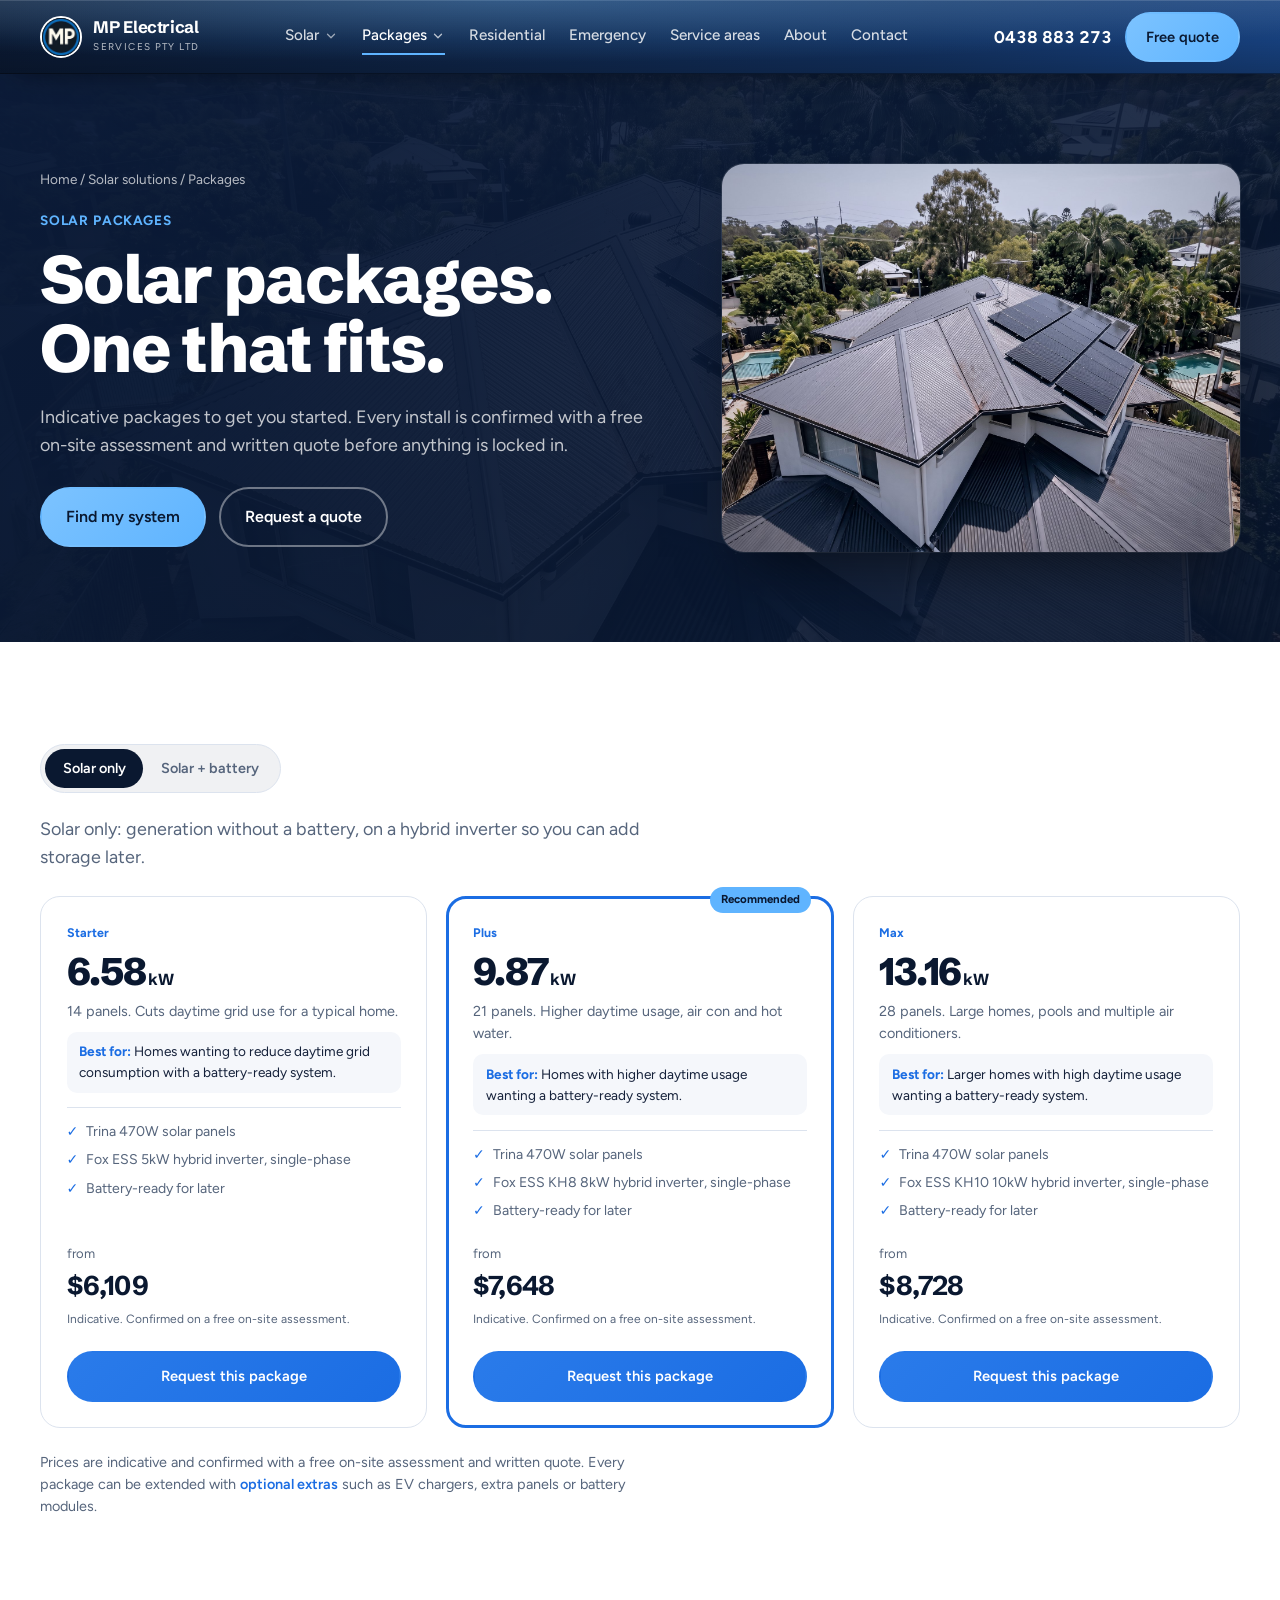
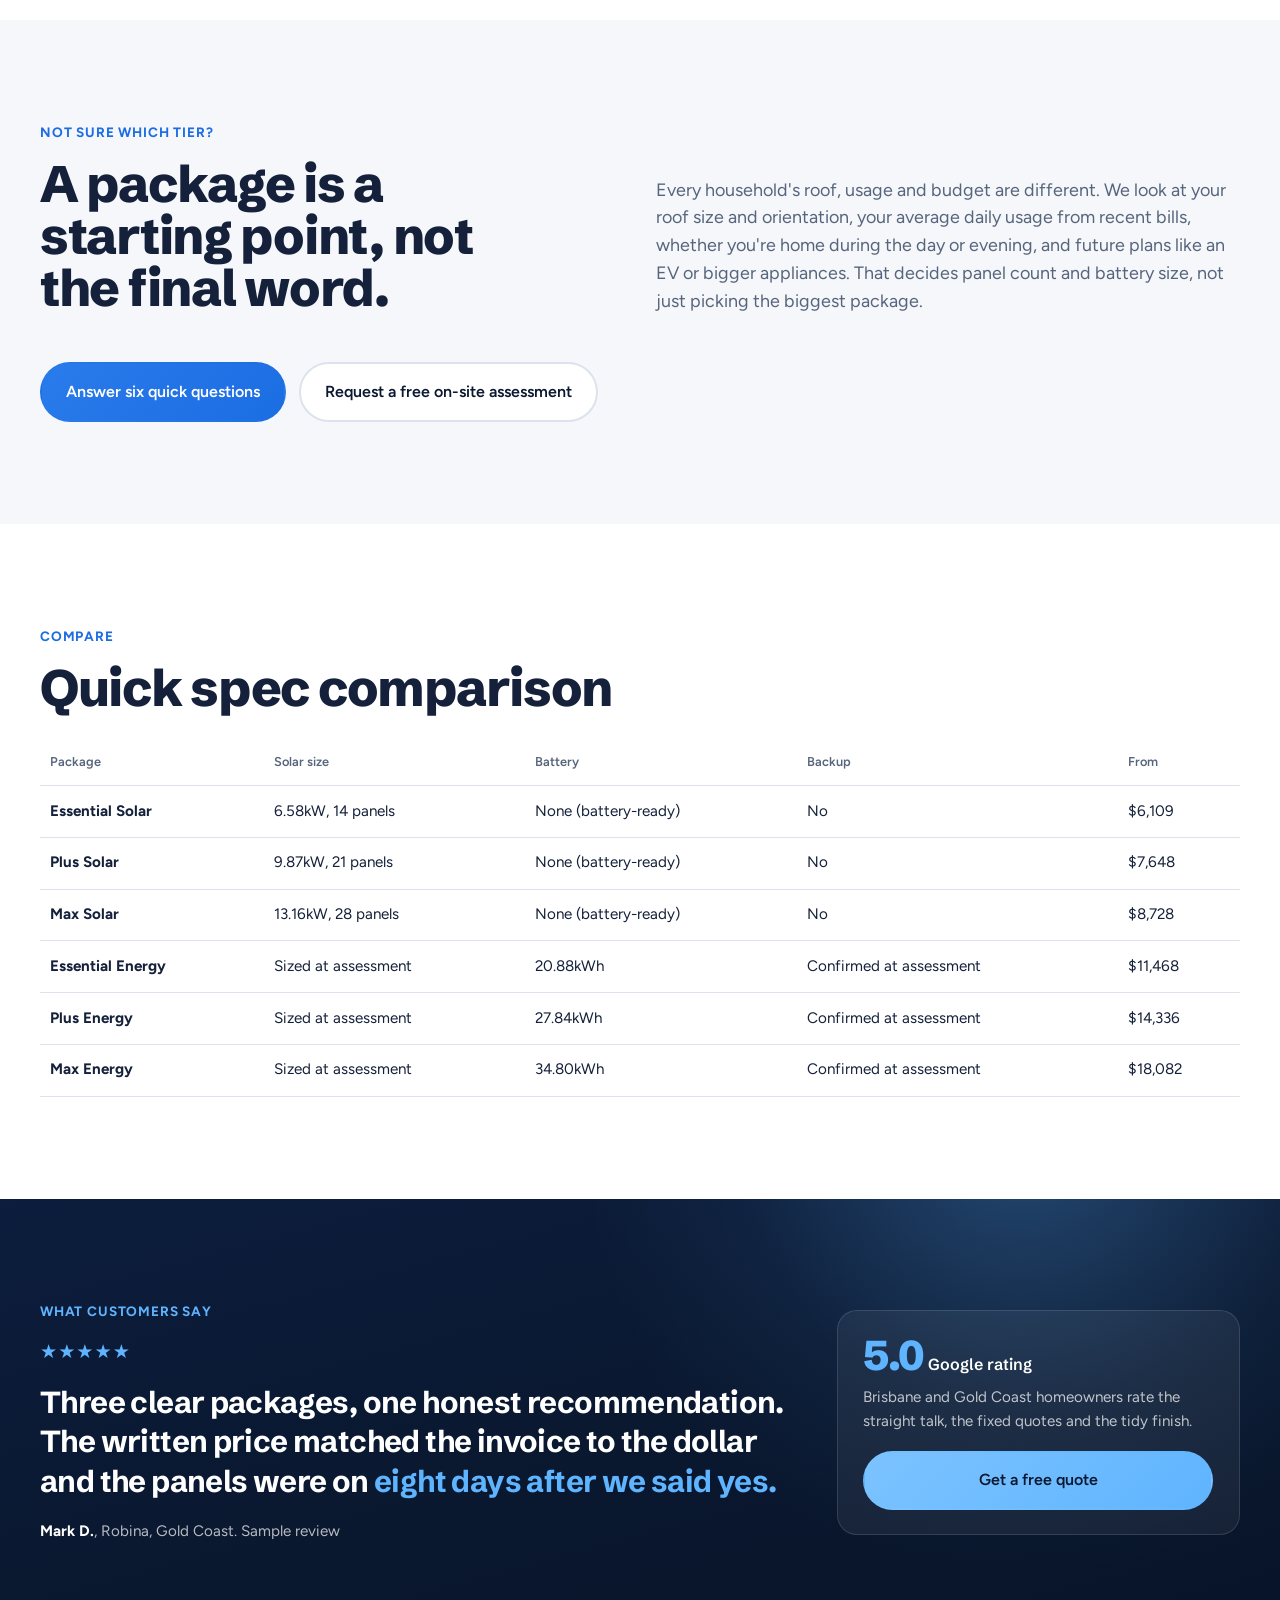
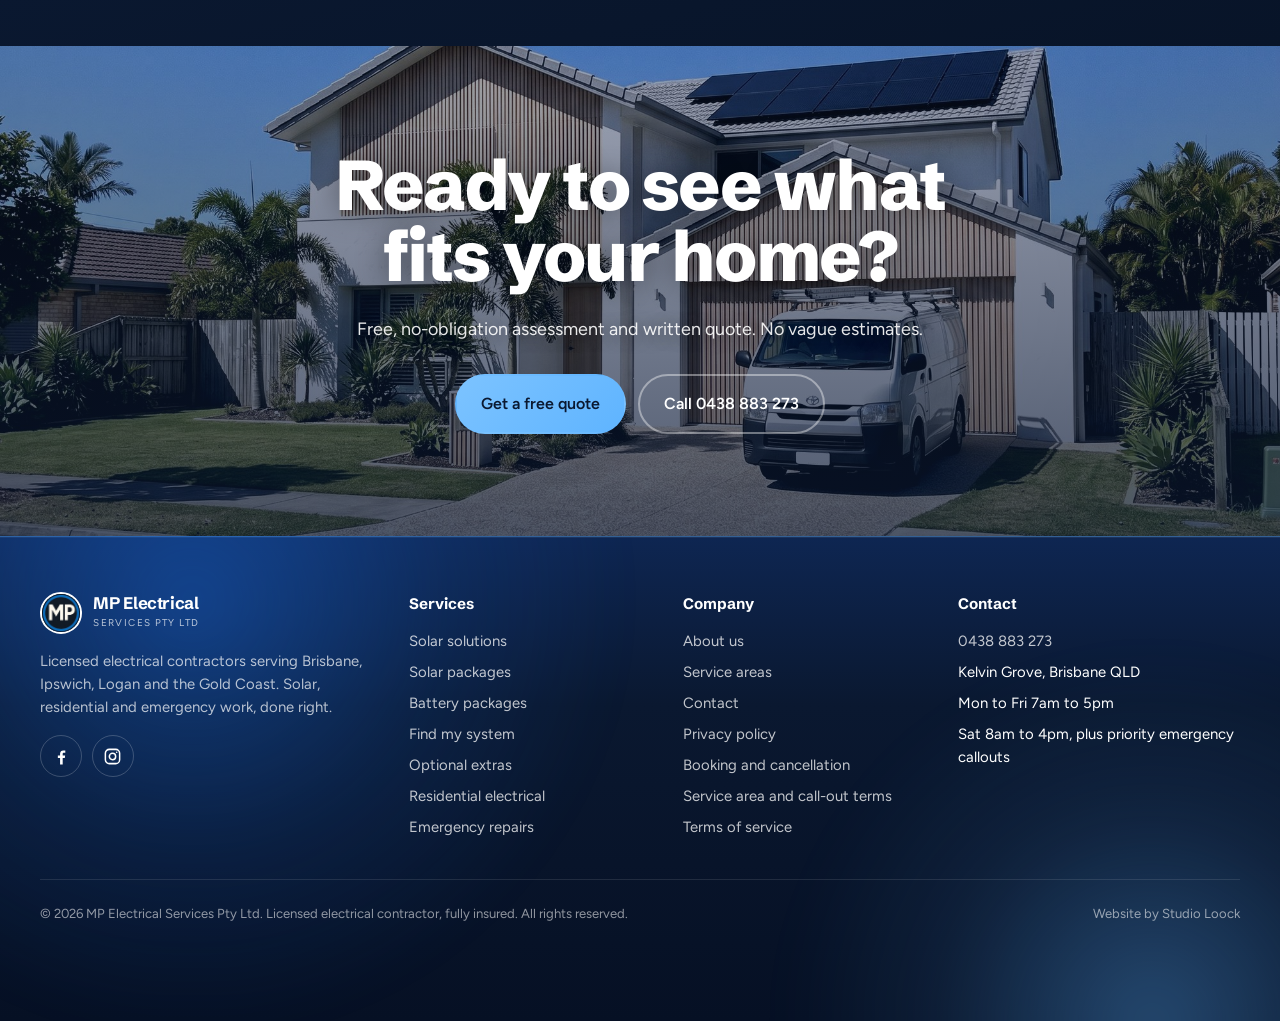
<file: solar-packages.html>
<!doctype html>
<html lang="en-AU">
<head>
<meta charset="utf-8">
<meta name="viewport" content="width=device-width,initial-scale=1,viewport-fit=cover">
<title>Solar Packages Brisbane and Gold Coast | Starter, Plus and Max | MP Electrical Services</title>
<meta name="description" content="Indicative solar packages for Brisbane and Gold Coast homes: 6.58kW from $6,109, 9.87kW from $7,648 and 13.16kW from $8,728, plus solar and battery packages from $11,468. Trina panels, Fox ESS hybrid inverters, confirmed with a free on-site assessment.">
<link rel="canonical" href="https://www.mp-electrical-services-pty-ltd.com/solar-packages">
<!-- go-live -->
<meta property="og:url" content="https://www.mp-electrical-services-pty-ltd.com/solar-packages">
<meta property="og:site_name" content="MP Electrical Services">
<meta property="og:locale" content="en_AU">
<meta property="og:image" content="https://www.mp-electrical-services-pty-ltd.com/assets/hero.jpg">
<meta property="og:image:width" content="2000">
<meta property="og:image:height" content="1341">
<meta name="twitter:card" content="summary_large_image">
<link rel="icon" href="/assets/logo.jpg" type="image/jpeg">
<link rel="apple-touch-icon" href="/assets/logo.jpg">
<script async src="https://www.googletagmanager.com/gtag/js?id=G-20N35X00Z1"></script>
<script>window.dataLayer=window.dataLayer||[];function gtag(){dataLayer.push(arguments)}gtag('js',new Date());gtag('config','G-20N35X00Z1');</script>
<script src="/assets/site.js" defer></script>
<meta property="og:title" content="Solar Packages Brisbane and Gold Coast | Starter, Plus and Max | MP Electrical Services"><meta property="og:description" content="Indicative solar packages for Brisbane and Gold Coast homes: 6.58kW from $6,109, 9.87kW from $7,648 and 13.16kW from $8,728, plus solar and battery packages from $11,468. Trina panels, Fox ESS hybrid inverters, confirmed with a free on-site assessment."><meta property="og:type" content="website">
<link rel="preconnect" href="https://fonts.googleapis.com"><link rel="preconnect" href="https://fonts.gstatic.com" crossorigin><link rel="stylesheet" href="https://fonts.googleapis.com/css2?family=Schibsted+Grotesk:wght@500;700;800&family=Figtree:wght@400;500;600;700&display=swap">
<link rel="stylesheet" href="style.css?v=15">

</head>
<body>
<header>
  <div class="wrap nav">
    <a class="logo" href="/" aria-label="MP Electrical Services home"><img src="assets/logo.jpg" alt=""><div><b>MP Electrical</b><span>SERVICES PTY LTD</span></div></a>
    <nav class="links" aria-label="Main"><div class="dd"><a href="/solar-solutions" aria-haspopup="true">Solar<svg viewBox="0 0 24 24" fill="none" stroke="currentColor" stroke-width="2.2" stroke-linecap="round" stroke-linejoin="round"><path d="M6 9l6 6 6-6"/></svg></a><div class="dd-panel"><a href="/solar-solutions"><b>Solar solutions</b><span>Systems sized to how you use power</span></a><a href="/battery-packages"><b>Battery storage</b><span>Add storage, or retrofit to existing solar</span></a></div></div><div class="dd"><a href="/solar-packages" class="cur" aria-haspopup="true">Packages<svg viewBox="0 0 24 24" fill="none" stroke="currentColor" stroke-width="2.2" stroke-linecap="round" stroke-linejoin="round"><path d="M6 9l6 6 6-6"/></svg></a><div class="dd-panel"><a href="/solar-packages" class="cur"><b>Solar packages</b><span>Starter, Plus and Max from $6,109</span></a><a href="/battery-packages"><b>Battery packages</b><span>Solar plus storage from $11,468</span></a><a href="/system-finder"><b>Find my system</b><span>Six questions, one recommendation</span></a><a href="/extras"><b>Optional extras</b><span>EV chargers, monitoring and more</span></a></div></div><a href="/residential-electrical">Residential</a><a href="/emergency-repairs">Emergency</a><a href="/service-areas">Service areas</a><a href="/about">About</a><a href="/contact">Contact</a></nav>
    <div class="nav-cta">
      <a class="nav-phone" href="tel:+61438883273">0438 883 273</a>
      <a class="btn btn-sky" href="/contact" style="padding:.7rem 1.2rem;font-size:.92rem">Free quote</a>
      <a class="phone-ic" href="tel:+61438883273" aria-label="Call 0438 883 273"><svg viewBox="0 0 24 24" fill="none" stroke="currentColor" stroke-width="2" stroke-linecap="round" stroke-linejoin="round"><path d="M22 16.9v3a2 2 0 0 1-2.2 2 19.8 19.8 0 0 1-8.6-3.1 19.5 19.5 0 0 1-6-6A19.8 19.8 0 0 1 2.1 4.2 2 2 0 0 1 4.1 2h3a2 2 0 0 1 2 1.7c.1.9.4 1.8.7 2.7a2 2 0 0 1-.5 2.1L8 9.8a16 16 0 0 0 6 6l1.3-1.3a2 2 0 0 1 2.1-.5c.9.3 1.8.6 2.7.7a2 2 0 0 1 1.7 2z"/></svg></a>
      <button class="burger" aria-label="Open menu" aria-expanded="false" id="burger"><svg class="ic-open" viewBox="0 0 24 24" fill="none" stroke="currentColor" stroke-width="2.2" stroke-linecap="round"><path d="M4 7h16M4 12h16M4 17h16"/></svg><svg class="ic-close" viewBox="0 0 24 24" fill="none" stroke="currentColor" stroke-width="2.2" stroke-linecap="round"><path d="M6 6l12 12M18 6L6 18"/></svg></button>
    </div>
  </div>
</header>
  <div class="mobile-menu" id="mmenu" aria-hidden="true">
    <div class="mm-inner">
      <nav class="mm-links" aria-label="Mobile"><div class="mm-group" style="--i:0"><button type="button" class="mm-toggle" aria-expanded="false"><span>Solar</span><svg viewBox="0 0 24 24" fill="none" stroke="currentColor" stroke-width="2" stroke-linecap="round" stroke-linejoin="round"><path d="M6 9l6 6 6-6"/></svg></button><div class="mm-sub"><a href="/solar-solutions">Solar solutions<small>Systems sized to how you use power</small></a><a href="/battery-packages">Battery storage<small>Add storage, or retrofit to existing solar</small></a></div></div><div class="mm-group cur" style="--i:1"><button type="button" class="mm-toggle" aria-expanded="false"><span>Packages</span><svg viewBox="0 0 24 24" fill="none" stroke="currentColor" stroke-width="2" stroke-linecap="round" stroke-linejoin="round"><path d="M6 9l6 6 6-6"/></svg></button><div class="mm-sub"><a href="/solar-packages" class="cur">Solar packages<small>Starter, Plus and Max from $6,109</small></a><a href="/battery-packages">Battery packages<small>Solar plus storage from $11,468</small></a><a href="/system-finder">Find my system<small>Six questions, one recommendation</small></a><a href="/extras">Optional extras<small>EV chargers, monitoring and more</small></a></div></div><a href="/residential-electrical" class="mm-link" style="--i:2"><span>Residential</span><svg viewBox="0 0 24 24" fill="none" stroke="currentColor" stroke-width="2" stroke-linecap="round" stroke-linejoin="round"><path d="M5 12h14M13 6l6 6-6 6"/></svg></a><a href="/emergency-repairs" class="mm-link" style="--i:3"><span>Emergency</span><svg viewBox="0 0 24 24" fill="none" stroke="currentColor" stroke-width="2" stroke-linecap="round" stroke-linejoin="round"><path d="M5 12h14M13 6l6 6-6 6"/></svg></a><a href="/service-areas" class="mm-link" style="--i:4"><span>Service areas</span><svg viewBox="0 0 24 24" fill="none" stroke="currentColor" stroke-width="2" stroke-linecap="round" stroke-linejoin="round"><path d="M5 12h14M13 6l6 6-6 6"/></svg></a><a href="/about" class="mm-link" style="--i:5"><span>About</span><svg viewBox="0 0 24 24" fill="none" stroke="currentColor" stroke-width="2" stroke-linecap="round" stroke-linejoin="round"><path d="M5 12h14M13 6l6 6-6 6"/></svg></a><a href="/contact" class="mm-link" style="--i:6"><span>Contact</span><svg viewBox="0 0 24 24" fill="none" stroke="currentColor" stroke-width="2" stroke-linecap="round" stroke-linejoin="round"><path d="M5 12h14M13 6l6 6-6 6"/></svg></a></nav>
      <div class="mm-foot" style="--i:7">
        <a class="btn btn-sky" href="/contact">Get a free quote</a>
        <a class="mm-phone" href="tel:+61438883273">0438 883 273</a>
        <p>Mon to Fri 7am to 5pm · Sat 8am to 4pm<br>Priority emergency callouts</p>
        <div class="mm-social"><a href="https://facebook.com/profile.php?id=61579229777890" target="_blank" rel="noopener" aria-label="MP Electrical on Facebook" title="Facebook"><svg viewBox="0 0 24 24" fill="currentColor" aria-hidden="true"><path d="M13.5 22v-8h2.7l.4-3.2h-3.1V8.8c0-.9.3-1.6 1.6-1.6h1.7V4.4c-.3 0-1.3-.1-2.5-.1-2.5 0-4.1 1.5-4.1 4.2v2.3H7.4V14h2.8v8h3.3z"/></svg></a><a href="https://instagram.com/mp_electricalpty.ltd/" target="_blank" rel="noopener" aria-label="MP Electrical on Instagram" title="Instagram"><svg viewBox="0 0 24 24" fill="none" stroke="currentColor" stroke-width="1.9" stroke-linecap="round" aria-hidden="true"><rect x="3" y="3" width="18" height="18" rx="5"/><circle cx="12" cy="12" r="4"/><circle cx="17.3" cy="6.7" r="1" fill="currentColor" stroke="none"/></svg></a></div>
      </div>
    </div>
  </div>

<main>
<section class="phero on-dark"><div class="bg" style="background-image:url(assets/after-roof.jpg)"></div><div class="wrap">
  <div><div class="crumbs"><a href="/">Home</a> / <a href="/solar-solutions">Solar solutions</a> / Packages</div><div class="kicker">Solar packages</div><h1>Solar packages. One that fits.</h1><p class="lede">Indicative packages to get you started. Every install is confirmed with a free on-site assessment and written quote before anything is locked in.</p><div class="actions"><a class="btn btn-sky" href="/system-finder">Find my system</a><a class="btn btn-ghost" href="/contact">Request a quote</a></div></div>
  <img src="assets/after-roof.jpg" alt="Completed rooftop solar install on a Brisbane home"></div></section>
<section><div class="wrap">
  <div class="toggle" role="tablist" aria-label="Package type"><button class="on" id="tSolar" role="tab" aria-selected="true">Solar only</button><button id="tBatt" role="tab" aria-selected="false">Solar + battery</button></div>
  <div class="pset" id="setSolar"><p class="lede" style="margin-bottom:1.6rem">Solar only: generation without a battery, on a hybrid inverter so you can add storage later.</p><div class="pgrid"><article class="pk"><span class="tier">Starter</span><div class="kw">6.58<small>kW</small></div><div class="sub">14 panels. Cuts daytime grid use for a typical home.</div>
  <div class="best"><b>Best for:</b> Homes wanting to reduce daytime grid consumption with a battery-ready system.</div><ul><li>Trina 470W solar panels</li><li>Fox ESS 5kW hybrid inverter, single-phase</li><li>Battery-ready for later</li></ul>
  <div class="price">from <b>$6,109</b><small>Indicative. Confirmed on a free on-site assessment.</small></div><a class="btn btn-blue" href="/contact">Request this package</a></article><article class="pk hl"><span class="tag">Recommended</span><span class="tier">Plus</span><div class="kw">9.87<small>kW</small></div><div class="sub">21 panels. Higher daytime usage, air con and hot water.</div>
  <div class="best"><b>Best for:</b> Homes with higher daytime usage wanting a battery-ready system.</div><ul><li>Trina 470W solar panels</li><li>Fox ESS KH8 8kW hybrid inverter, single-phase</li><li>Battery-ready for later</li></ul>
  <div class="price">from <b>$7,648</b><small>Indicative. Confirmed on a free on-site assessment.</small></div><a class="btn btn-blue" href="/contact">Request this package</a></article><article class="pk"><span class="tier">Max</span><div class="kw">13.16<small>kW</small></div><div class="sub">28 panels. Large homes, pools and multiple air conditioners.</div>
  <div class="best"><b>Best for:</b> Larger homes with high daytime usage wanting a battery-ready system.</div><ul><li>Trina 470W solar panels</li><li>Fox ESS KH10 10kW hybrid inverter, single-phase</li><li>Battery-ready for later</li></ul>
  <div class="price">from <b>$8,728</b><small>Indicative. Confirmed on a free on-site assessment.</small></div><a class="btn btn-blue" href="/contact">Request this package</a></article></div></div>
  <div class="pset" id="setBatt" hidden><p class="lede" style="margin-bottom:1.6rem">Solar plus battery: generation and storage together, for evening and overnight coverage.</p><div class="pgrid"><article class="pk"><span class="tier">Essential Energy</span><div class="kw">20.88<small>kWh</small></div><div class="sub">Solar plus 3 Fox ESS CQ7 modules for evening and overnight cover.</div>
  <div class="best"><b>Best for:</b> Homes wanting complete solar generation plus battery storage for evening and overnight coverage.</div><ul><li>Full solar system, sized at assessment</li><li>3 x 6.96kWh Fox ESS CQ7 modules</li><li>Fox ESS hybrid inverter included</li><li>Backup confirmed at assessment</li></ul>
  <div class="price">from <b>$11,468</b><small>Indicative. Confirmed on a free on-site assessment.</small></div><a class="btn btn-blue" href="/contact">Request this package</a></article><article class="pk hl"><span class="tag">Recommended</span><span class="tier">Plus Energy</span><div class="kw">27.84<small>kWh</small></div><div class="sub">Solar plus 4 battery modules. The sweet spot for most families.</div>
  <div class="best"><b>Best for:</b> Families wanting solar plus larger storage for evening and overnight coverage.</div><ul><li>Full solar system, sized at assessment</li><li>4 x 6.96kWh Fox ESS CQ7 modules</li><li>Fox ESS hybrid inverter included</li><li>Backup confirmed at assessment</li></ul>
  <div class="price">from <b>$14,336</b><small>Indicative. Confirmed on a free on-site assessment.</small></div><a class="btn btn-blue" href="/contact">Request this package</a></article><article class="pk"><span class="tier">Max Energy</span><div class="kw">34.80<small>kWh</small></div><div class="sub">Solar plus 5 battery modules for the biggest households.</div>
  <div class="best"><b>Best for:</b> Larger homes wanting complete solar generation plus our largest battery storage.</div><ul><li>Full solar system, sized at assessment</li><li>5 x 6.96kWh Fox ESS CQ7 modules</li><li>Fox ESS hybrid inverter included</li><li>Backup confirmed at assessment</li></ul>
  <div class="price">from <b>$18,082</b><small>Indicative. Confirmed on a free on-site assessment.</small></div><a class="btn btn-blue" href="/contact">Request this package</a></article></div>
    <p class="pnote">Battery incentives are shown separately once eligibility is confirmed.</p></div>
  <p class="pnote">Prices are indicative and confirmed with a free on-site assessment and written quote. Every package can be extended with <a href="/extras" style="color:var(--blue);font-weight:600">optional extras</a> such as EV chargers, extra panels or battery modules.</p>
</div></section>

<section class="paper"><div class="wrap">
  <div class="head"><div><div class="kicker">Not sure which tier?</div><h2>A package is a starting point, not the final word.</h2></div>
    <p class="lede">Every household's roof, usage and budget are different. We look at your roof size and orientation, your average daily usage from recent bills, whether you're home during the day or evening, and future plans like an EV or bigger appliances. That decides panel count and battery size, not just picking the biggest package.</p></div>
  <div class="actions"><a class="btn btn-blue" href="/system-finder">Answer six quick questions</a><a class="btn btn-ghost-dark" href="/contact">Request a free on-site assessment</a></div>
</div></section>

<section><div class="wrap">
  <div class="kicker">Compare</div><h2>Quick spec comparison</h2>
  <div class="tablewrap"><table class="cmp"><thead><tr><th>Package</th><th>Solar size</th><th>Battery</th><th>Backup</th><th>From</th></tr></thead><tbody>
    <tr><td>Essential Solar</td><td>6.58kW, 14 panels</td><td>None (battery-ready)</td><td>No</td><td>$6,109</td></tr>
    <tr><td>Plus Solar</td><td>9.87kW, 21 panels</td><td>None (battery-ready)</td><td>No</td><td>$7,648</td></tr>
    <tr><td>Max Solar</td><td>13.16kW, 28 panels</td><td>None (battery-ready)</td><td>No</td><td>$8,728</td></tr>
    <tr><td>Essential Energy</td><td>Sized at assessment</td><td>20.88kWh</td><td>Confirmed at assessment</td><td>$11,468</td></tr>
    <tr><td>Plus Energy</td><td>Sized at assessment</td><td>27.84kWh</td><td>Confirmed at assessment</td><td>$14,336</td></tr>
    <tr><td>Max Energy</td><td>Sized at assessment</td><td>34.80kWh</td><td>Confirmed at assessment</td><td>$18,082</td></tr>
  </tbody></table></div>
</div></section>
<section class="dark rvband"><div class="glow" aria-hidden="true"></div><div class="wrap">
  <div><div class="kicker">What customers say</div><div class="stars">★★★★★</div><blockquote>Three clear packages, one honest recommendation. The written price matched the invoice to the dollar and the panels were on <span class="hi">eight days after we said yes.</span></blockquote><cite><b>Mark D.</b>, Robina, Gold Coast. <span class="tc" title="Replace with MP's actual Google reviews">Sample review</span></cite></div>
  <div class="rvside"><div class="big">5.0<small>Google rating</small></div><p>Brisbane and Gold Coast homeowners rate the straight talk, the fixed quotes and the tidy finish.</p><a class="btn btn-sky" href="/contact">Get a free quote</a></div>
</div></section>
<section class="cta"><div class="cta-bg" aria-hidden="true"></div><div class="wrap"><h2>Ready to see what fits your home?</h2><p>Free, no-obligation assessment and written quote. No vague estimates.</p>
  <div class="actions"><a class="btn btn-sky" href="/contact">Get a free quote</a><a class="btn btn-ghost" href="tel:+61438883273">Call 0438 883 273</a></div></div></section>
</main>
<footer>
  <div class="wrap">
    <div class="fgrid">
      <div>
        <a class="logo" href="/"><img src="assets/logo.jpg" alt=""><div><b>MP Electrical</b><span>SERVICES PTY LTD</span></div></a>
        <p style="margin-top:1rem">Licensed electrical contractors serving Brisbane, Ipswich, Logan and the Gold Coast. Solar, residential and emergency work, done right.</p>
        <div class="socials"><a href="https://facebook.com/profile.php?id=61579229777890" target="_blank" rel="noopener" aria-label="MP Electrical on Facebook" title="Facebook"><svg viewBox="0 0 24 24" fill="currentColor" aria-hidden="true"><path d="M13.5 22v-8h2.7l.4-3.2h-3.1V8.8c0-.9.3-1.6 1.6-1.6h1.7V4.4c-.3 0-1.3-.1-2.5-.1-2.5 0-4.1 1.5-4.1 4.2v2.3H7.4V14h2.8v8h3.3z"/></svg></a><a href="https://instagram.com/mp_electricalpty.ltd/" target="_blank" rel="noopener" aria-label="MP Electrical on Instagram" title="Instagram"><svg viewBox="0 0 24 24" fill="none" stroke="currentColor" stroke-width="1.9" stroke-linecap="round" aria-hidden="true"><rect x="3" y="3" width="18" height="18" rx="5"/><circle cx="12" cy="12" r="4"/><circle cx="17.3" cy="6.7" r="1" fill="currentColor" stroke="none"/></svg></a></div>
      </div>
      <div><h4>Services</h4><ul><li><a href="/solar-solutions">Solar solutions</a></li><li><a href="/solar-packages">Solar packages</a></li><li><a href="/battery-packages">Battery packages</a></li><li><a href="/system-finder">Find my system</a></li><li><a href="/extras">Optional extras</a></li><li><a href="/residential-electrical">Residential electrical</a></li><li><a href="/emergency-repairs">Emergency repairs</a></li></ul></div>
      <div><h4>Company</h4><ul><li><a href="/about">About us</a></li><li><a href="/service-areas">Service areas</a></li><li><a href="/contact">Contact</a></li><li><a href="/policies#privacy">Privacy policy</a></li><li><a href="/policies#booking">Booking and cancellation</a></li><li><a href="/policies#callout">Service area and call-out terms</a></li><li><a href="/policies#terms">Terms of service</a></li></ul></div>
      <div><h4>Contact</h4><ul><li><a href="tel:+61438883273">0438 883 273</a></li><li>Kelvin Grove, Brisbane QLD</li><li>Mon to Fri 7am to 5pm</li><li>Sat 8am to 4pm, plus priority emergency callouts</li></ul></div>
    </div>
    <div class="fbottom"><span>© 2026 MP Electrical Services Pty Ltd. Licensed electrical contractor, fully insured. All rights reserved.</span><span>Website by Studio Loock</span></div>
  </div>
</footer>
<script>
(function(){
  var b=document.getElementById('burger'),m=document.getElementById('mmenu');
  function setMenu(o){m.classList.toggle('open',o);b.classList.toggle('x',o);b.setAttribute('aria-expanded',o);m.setAttribute('aria-hidden',!o);document.documentElement.classList.toggle('noscroll',o)}
  b.addEventListener('click',function(){setMenu(!m.classList.contains('open'))});
  m.querySelectorAll('a').forEach(function(a){a.addEventListener('click',function(){setMenu(false)})});
  document.addEventListener('keydown',function(e){if(e.key==='Escape')setMenu(false)});
  m.querySelectorAll('.mm-toggle').forEach(function(t){t.addEventListener('click',function(){var g=t.parentNode,o=!g.classList.contains('open');m.querySelectorAll('.mm-group.open').forEach(function(x){x.classList.remove('open');x.querySelector('.mm-toggle').setAttribute('aria-expanded','false')});g.classList.toggle('open',o);t.setAttribute('aria-expanded',o)})});
  m.querySelectorAll('.mm-group.cur').forEach(function(g){g.classList.add('open');g.querySelector('.mm-toggle').setAttribute('aria-expanded','true')});
  document.querySelectorAll('.dd>a').forEach(function(a){a.addEventListener('click',function(e){if(window.matchMedia('(hover:none)').matches&&!a.parentNode.classList.contains('open')){e.preventDefault();document.querySelectorAll('.dd.open').forEach(function(d){d.classList.remove('open')});a.parentNode.classList.add('open')}})});
  document.addEventListener('click',function(e){if(!e.target.closest('.dd'))document.querySelectorAll('.dd.open').forEach(function(d){d.classList.remove('open')})});
  document.querySelectorAll('form.qf').forEach(function(f){f.addEventListener('submit',function(e){e.preventDefault();
    var req=f.querySelectorAll('[required]'),ok=true;req.forEach(function(i){if(!i.value.trim()){ok=false;i.style.borderColor='#D9534F';if(ok===false&&!f._f){i.focus();f._f=1}}});
    if(!ok){f._f=0;return} window.mpSend(f)})});
})();
</script>
<script>(function(){
var tS=document.getElementById('tSolar'),tB=document.getElementById('tBatt');
function tog(s){tS.classList.toggle('on',s);tB.classList.toggle('on',!s);tS.setAttribute('aria-selected',s);tB.setAttribute('aria-selected',!s);document.getElementById('setSolar').hidden=!s;document.getElementById('setBatt').hidden=s}
tS.addEventListener('click',function(){tog(true)});tB.addEventListener('click',function(){tog(false)});
if(location.hash==='#battery')tog(false);})();</script>
</body>
</html>
</file>
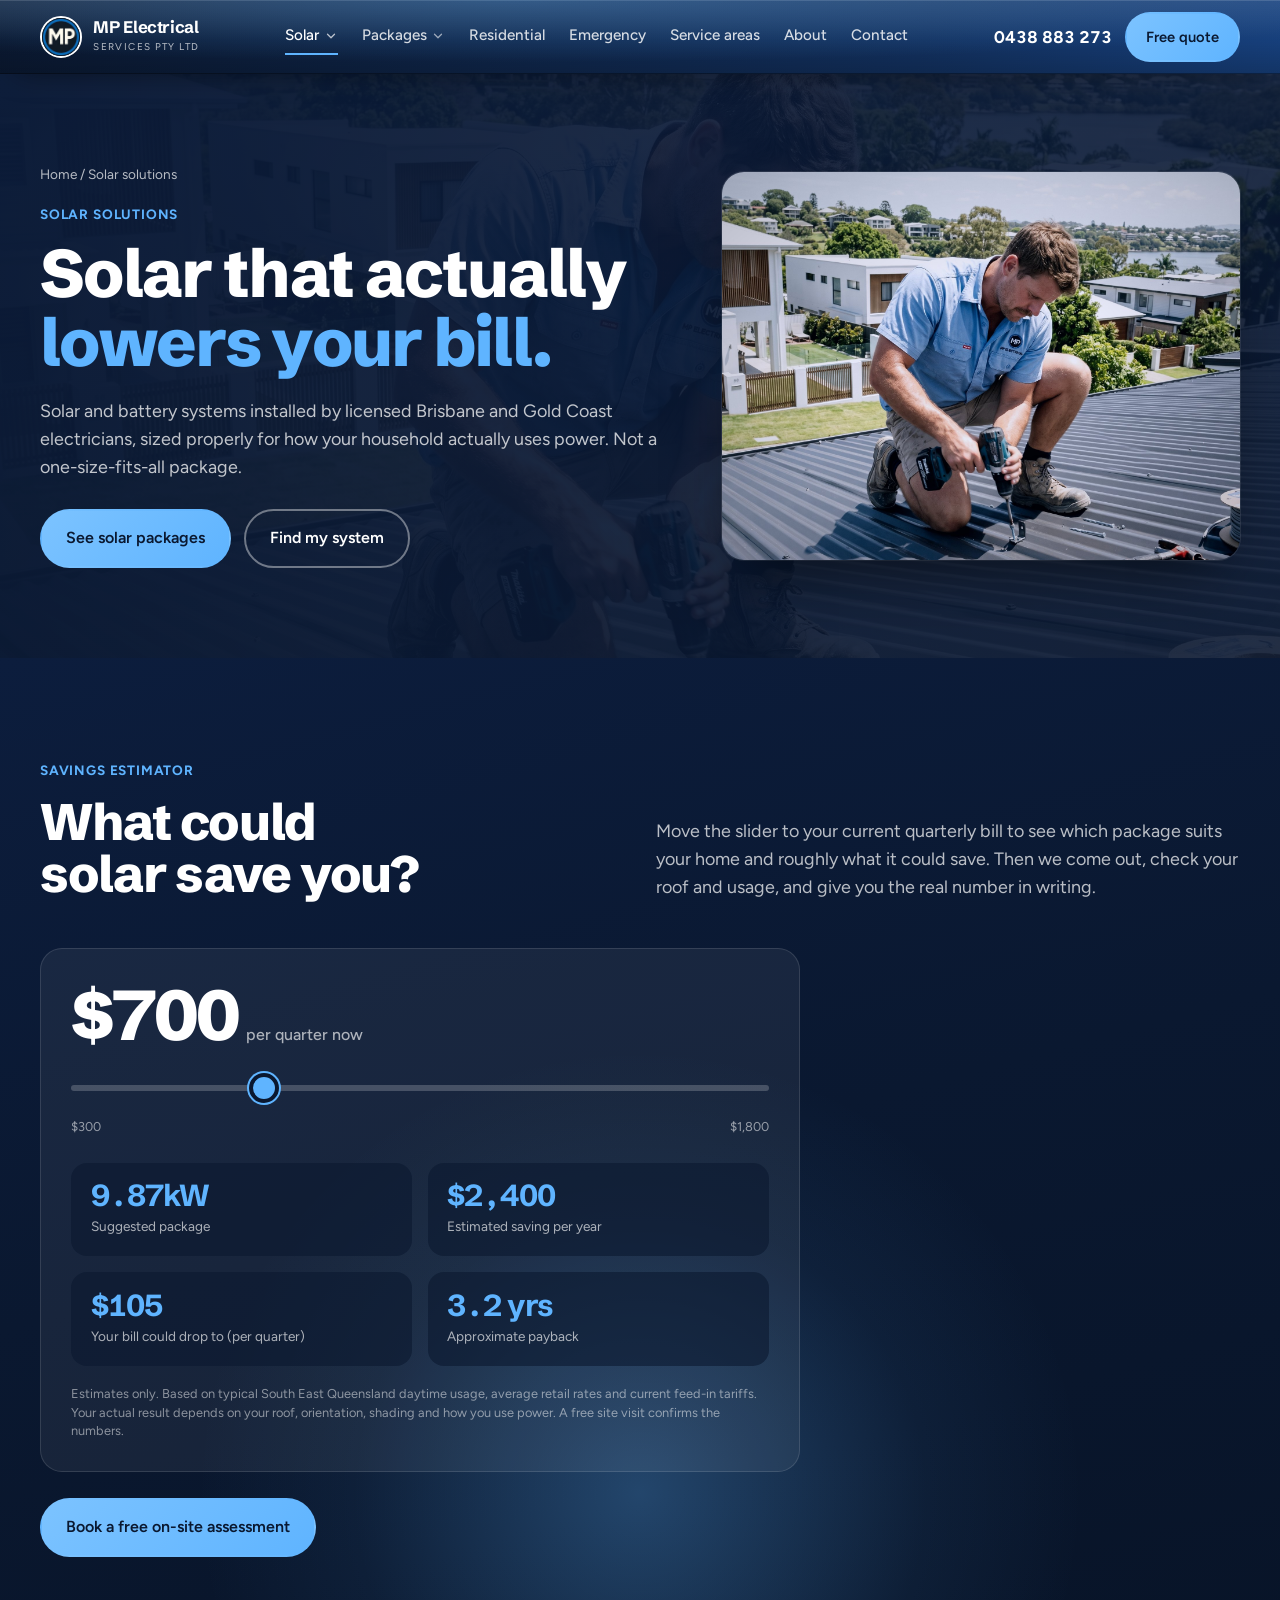
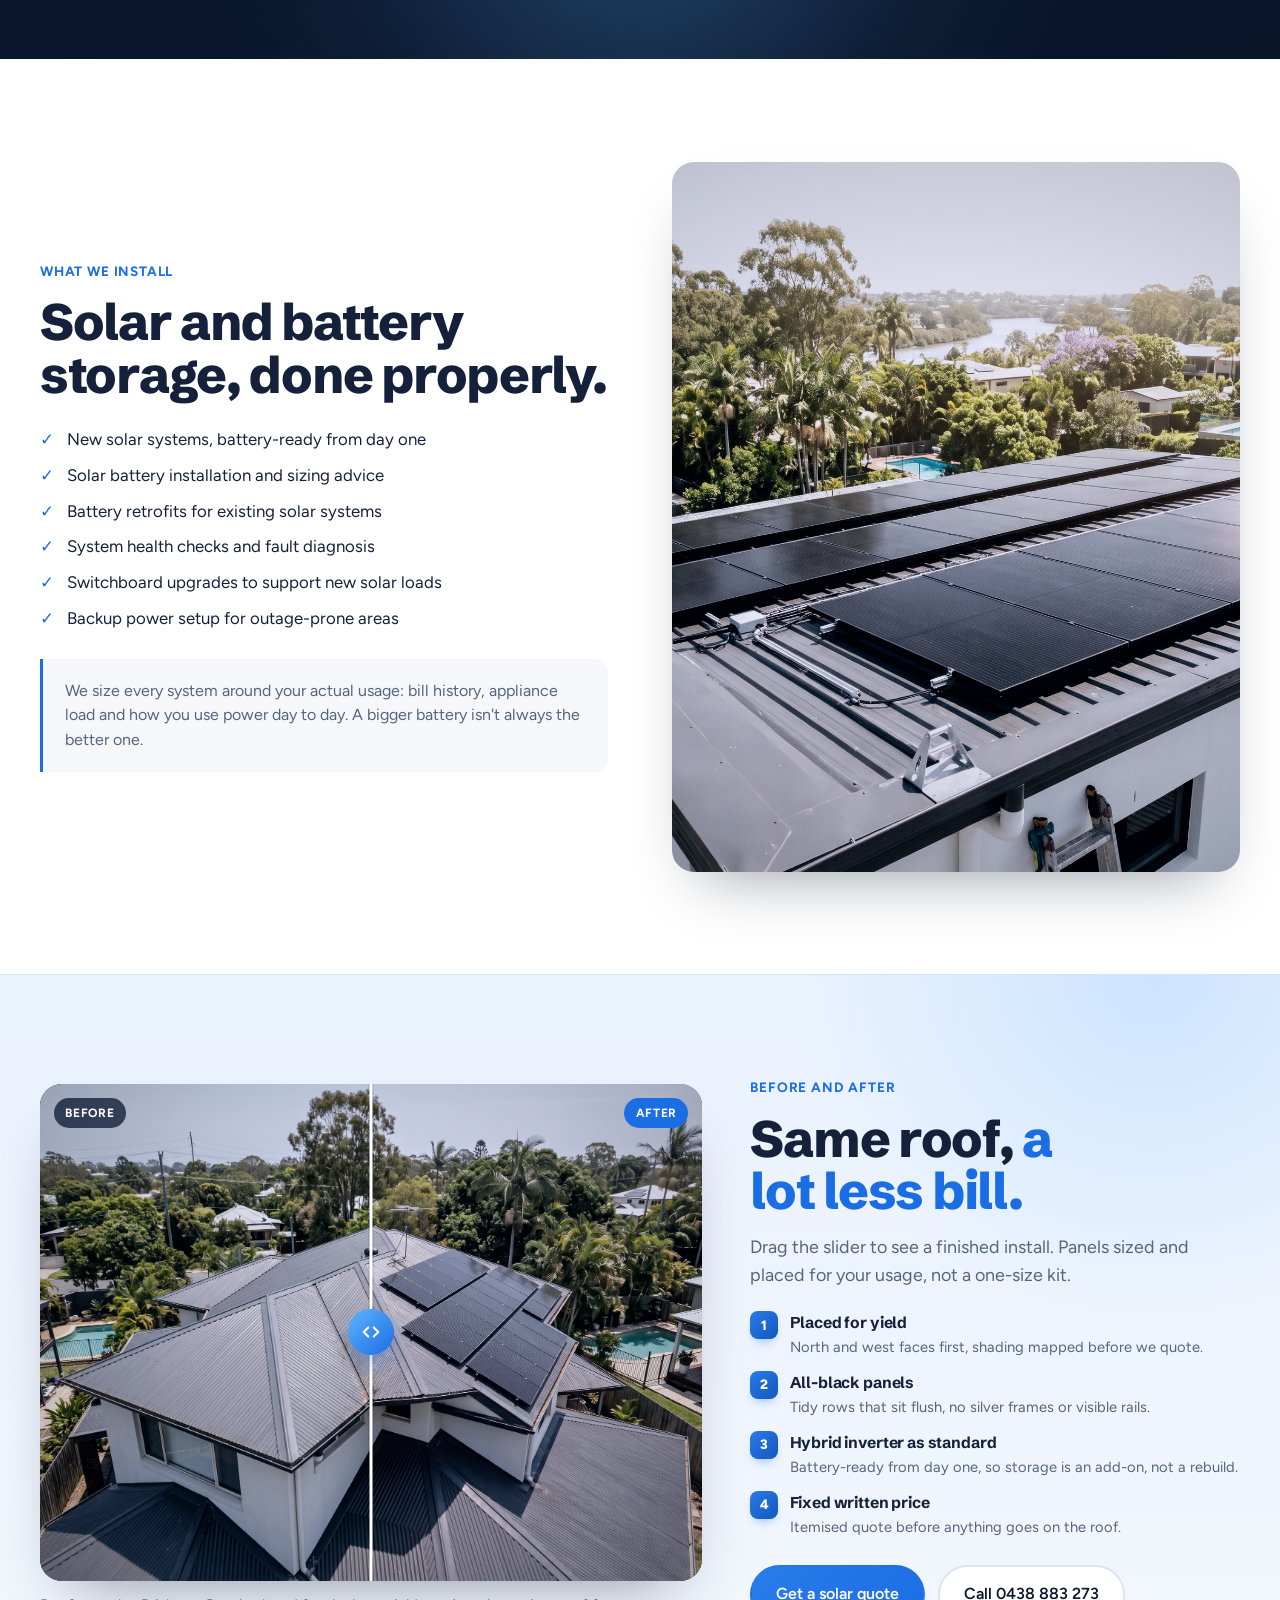
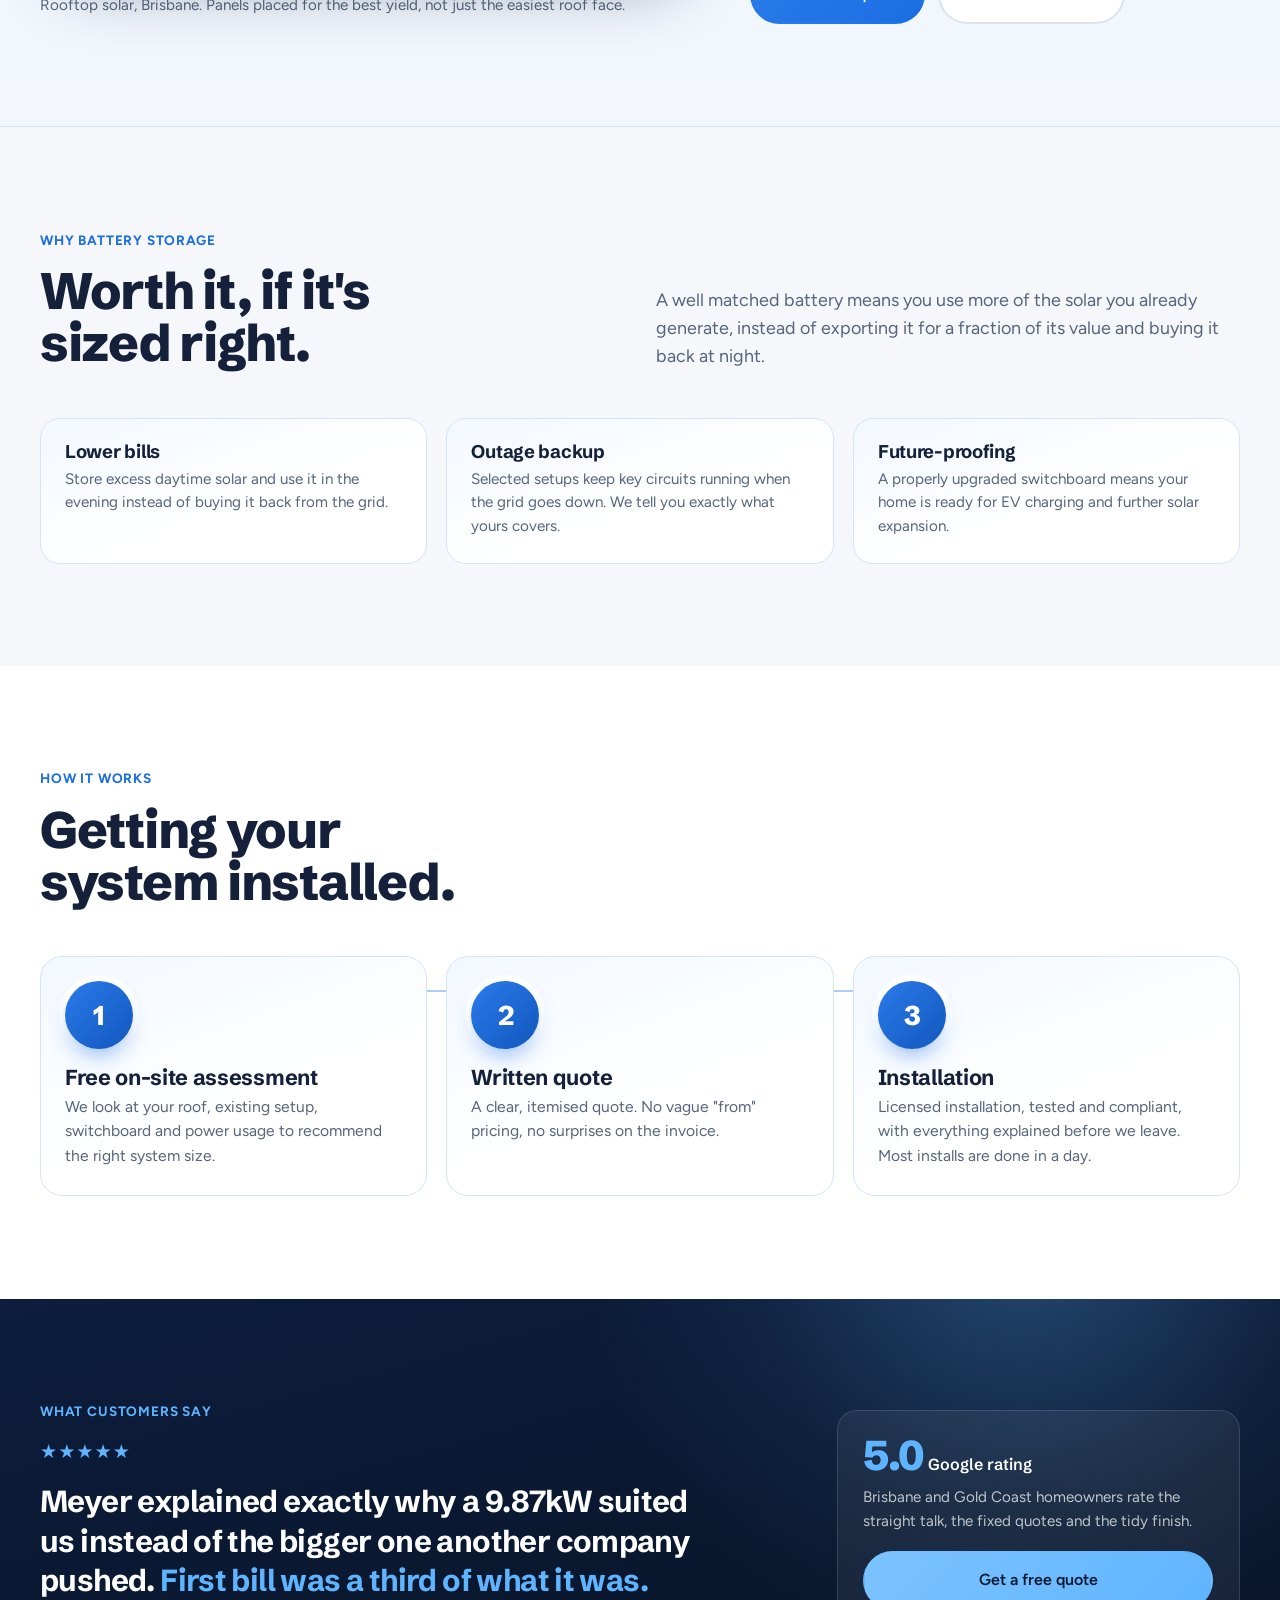
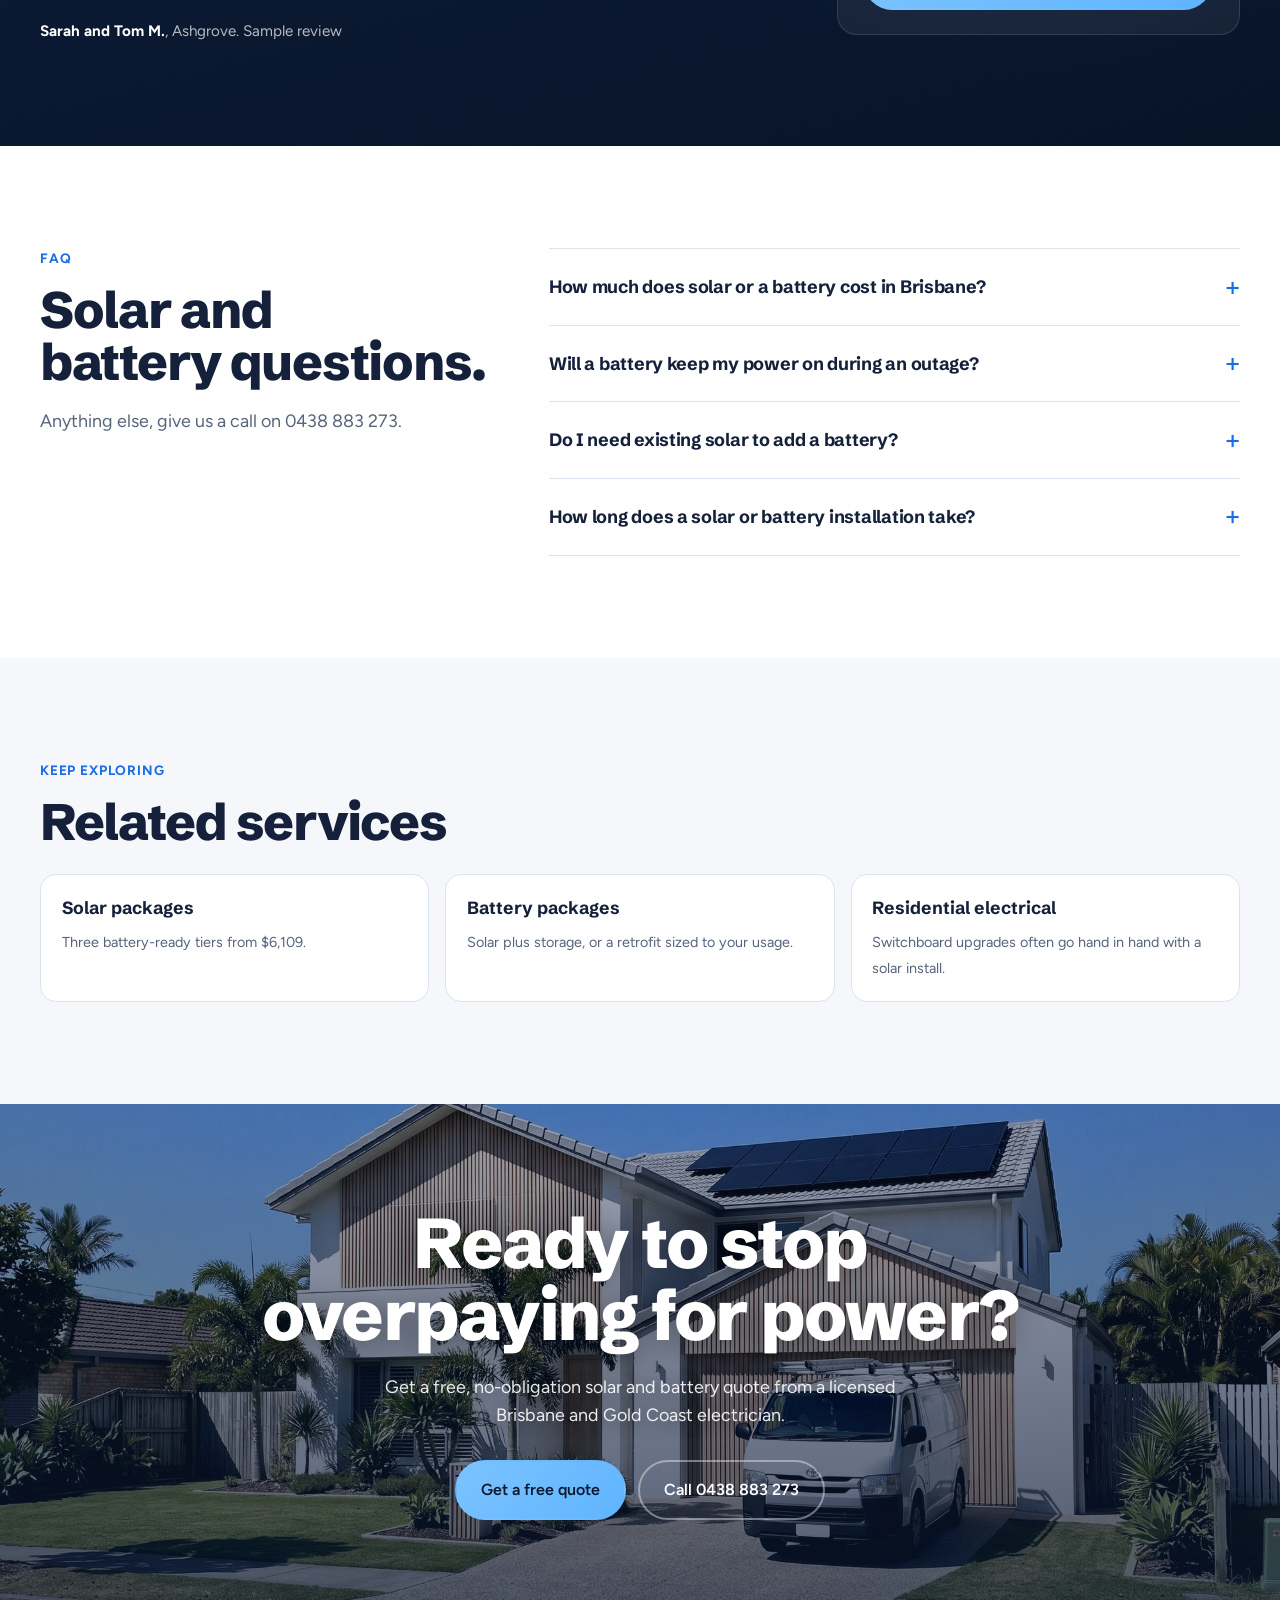
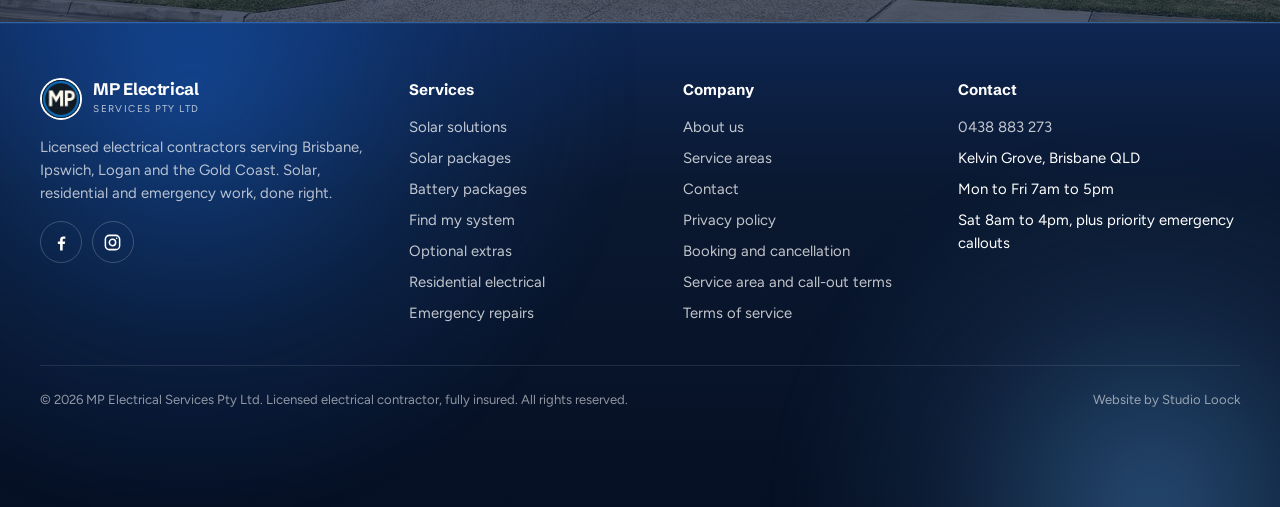
<file: solar-solutions.html>
<!doctype html>
<html lang="en-AU">
<head>
<meta charset="utf-8">
<meta name="viewport" content="width=device-width,initial-scale=1,viewport-fit=cover">
<title>Solar and Battery Installation Brisbane and Gold Coast | MP Electrical Services</title>
<meta name="description" content="Solar and battery systems installed by licensed Brisbane and Gold Coast electricians, sized to how your household uses power. Battery retrofits, system health checks and switchboard upgrades. Free on-site assessment.">
<link rel="canonical" href="https://www.mp-electrical-services-pty-ltd.com/solar-solutions">
<!-- go-live -->
<meta property="og:url" content="https://www.mp-electrical-services-pty-ltd.com/solar-solutions">
<meta property="og:site_name" content="MP Electrical Services">
<meta property="og:locale" content="en_AU">
<meta property="og:image" content="https://www.mp-electrical-services-pty-ltd.com/assets/hero.jpg">
<meta property="og:image:width" content="2000">
<meta property="og:image:height" content="1341">
<meta name="twitter:card" content="summary_large_image">
<link rel="icon" href="/assets/logo.jpg" type="image/jpeg">
<link rel="apple-touch-icon" href="/assets/logo.jpg">
<script async src="https://www.googletagmanager.com/gtag/js?id=G-20N35X00Z1"></script>
<script>window.dataLayer=window.dataLayer||[];function gtag(){dataLayer.push(arguments)}gtag('js',new Date());gtag('config','G-20N35X00Z1');</script>
<script src="/assets/site.js" defer></script>
<meta property="og:title" content="Solar and Battery Installation Brisbane and Gold Coast | MP Electrical Services"><meta property="og:description" content="Solar and battery systems installed by licensed Brisbane and Gold Coast electricians, sized to how your household uses power. Battery retrofits, system health checks and switchboard upgrades. Free on-site assessment."><meta property="og:type" content="website">
<link rel="preconnect" href="https://fonts.googleapis.com"><link rel="preconnect" href="https://fonts.gstatic.com" crossorigin><link rel="stylesheet" href="https://fonts.googleapis.com/css2?family=Schibsted+Grotesk:wght@500;700;800&family=Figtree:wght@400;500;600;700&display=swap">
<link rel="stylesheet" href="style.css?v=15">
<script type="application/ld+json">{"@context": "https://schema.org", "@type": "FAQPage", "mainEntity": [{"@type": "Question", "name": "How much does solar or a battery cost in Brisbane?", "acceptedAnswer": {"@type": "Answer", "text": "It depends on your roof, household usage and the system size that actually suits your home. Our solar packages start from $6,109 and solar plus battery from $11,468, but we don't quote sight unseen. Every job gets a free on-site assessment and a written quote before anything is locked in."}}, {"@type": "Question", "name": "Will a battery keep my power on during an outage?", "acceptedAnswer": {"@type": "Answer", "text": "It depends how the system is set up. Some configurations back up essential circuits during an outage; others are sized purely for evening savings with no backup at all. We'll be upfront about exactly what a given setup does and doesn't cover."}}, {"@type": "Question", "name": "Do I need existing solar to add a battery?", "acceptedAnswer": {"@type": "Answer", "text": "No. We install solar plus battery systems from scratch, and we also retrofit batteries onto homes that already have solar installed."}}, {"@type": "Question", "name": "How long does a solar or battery installation take?", "acceptedAnswer": {"@type": "Answer", "text": "Most residential installs are done in a day, depending on system size and whether switchboard work is needed first. You get a clear timeframe with your quote."}}]}</script>
</head>
<body>
<header>
  <div class="wrap nav">
    <a class="logo" href="/" aria-label="MP Electrical Services home"><img src="assets/logo.jpg" alt=""><div><b>MP Electrical</b><span>SERVICES PTY LTD</span></div></a>
    <nav class="links" aria-label="Main"><div class="dd"><a href="/solar-solutions" class="cur" aria-haspopup="true">Solar<svg viewBox="0 0 24 24" fill="none" stroke="currentColor" stroke-width="2.2" stroke-linecap="round" stroke-linejoin="round"><path d="M6 9l6 6 6-6"/></svg></a><div class="dd-panel"><a href="/solar-solutions" class="cur"><b>Solar solutions</b><span>Systems sized to how you use power</span></a><a href="/battery-packages"><b>Battery storage</b><span>Add storage, or retrofit to existing solar</span></a></div></div><div class="dd"><a href="/solar-packages" aria-haspopup="true">Packages<svg viewBox="0 0 24 24" fill="none" stroke="currentColor" stroke-width="2.2" stroke-linecap="round" stroke-linejoin="round"><path d="M6 9l6 6 6-6"/></svg></a><div class="dd-panel"><a href="/solar-packages"><b>Solar packages</b><span>Starter, Plus and Max from $6,109</span></a><a href="/battery-packages"><b>Battery packages</b><span>Solar plus storage from $11,468</span></a><a href="/system-finder"><b>Find my system</b><span>Six questions, one recommendation</span></a><a href="/extras"><b>Optional extras</b><span>EV chargers, monitoring and more</span></a></div></div><a href="/residential-electrical">Residential</a><a href="/emergency-repairs">Emergency</a><a href="/service-areas">Service areas</a><a href="/about">About</a><a href="/contact">Contact</a></nav>
    <div class="nav-cta">
      <a class="nav-phone" href="tel:+61438883273">0438 883 273</a>
      <a class="btn btn-sky" href="/contact" style="padding:.7rem 1.2rem;font-size:.92rem">Free quote</a>
      <a class="phone-ic" href="tel:+61438883273" aria-label="Call 0438 883 273"><svg viewBox="0 0 24 24" fill="none" stroke="currentColor" stroke-width="2" stroke-linecap="round" stroke-linejoin="round"><path d="M22 16.9v3a2 2 0 0 1-2.2 2 19.8 19.8 0 0 1-8.6-3.1 19.5 19.5 0 0 1-6-6A19.8 19.8 0 0 1 2.1 4.2 2 2 0 0 1 4.1 2h3a2 2 0 0 1 2 1.7c.1.9.4 1.8.7 2.7a2 2 0 0 1-.5 2.1L8 9.8a16 16 0 0 0 6 6l1.3-1.3a2 2 0 0 1 2.1-.5c.9.3 1.8.6 2.7.7a2 2 0 0 1 1.7 2z"/></svg></a>
      <button class="burger" aria-label="Open menu" aria-expanded="false" id="burger"><svg class="ic-open" viewBox="0 0 24 24" fill="none" stroke="currentColor" stroke-width="2.2" stroke-linecap="round"><path d="M4 7h16M4 12h16M4 17h16"/></svg><svg class="ic-close" viewBox="0 0 24 24" fill="none" stroke="currentColor" stroke-width="2.2" stroke-linecap="round"><path d="M6 6l12 12M18 6L6 18"/></svg></button>
    </div>
  </div>
</header>
  <div class="mobile-menu" id="mmenu" aria-hidden="true">
    <div class="mm-inner">
      <nav class="mm-links" aria-label="Mobile"><div class="mm-group cur" style="--i:0"><button type="button" class="mm-toggle" aria-expanded="false"><span>Solar</span><svg viewBox="0 0 24 24" fill="none" stroke="currentColor" stroke-width="2" stroke-linecap="round" stroke-linejoin="round"><path d="M6 9l6 6 6-6"/></svg></button><div class="mm-sub"><a href="/solar-solutions" class="cur">Solar solutions<small>Systems sized to how you use power</small></a><a href="/battery-packages">Battery storage<small>Add storage, or retrofit to existing solar</small></a></div></div><div class="mm-group" style="--i:1"><button type="button" class="mm-toggle" aria-expanded="false"><span>Packages</span><svg viewBox="0 0 24 24" fill="none" stroke="currentColor" stroke-width="2" stroke-linecap="round" stroke-linejoin="round"><path d="M6 9l6 6 6-6"/></svg></button><div class="mm-sub"><a href="/solar-packages">Solar packages<small>Starter, Plus and Max from $6,109</small></a><a href="/battery-packages">Battery packages<small>Solar plus storage from $11,468</small></a><a href="/system-finder">Find my system<small>Six questions, one recommendation</small></a><a href="/extras">Optional extras<small>EV chargers, monitoring and more</small></a></div></div><a href="/residential-electrical" class="mm-link" style="--i:2"><span>Residential</span><svg viewBox="0 0 24 24" fill="none" stroke="currentColor" stroke-width="2" stroke-linecap="round" stroke-linejoin="round"><path d="M5 12h14M13 6l6 6-6 6"/></svg></a><a href="/emergency-repairs" class="mm-link" style="--i:3"><span>Emergency</span><svg viewBox="0 0 24 24" fill="none" stroke="currentColor" stroke-width="2" stroke-linecap="round" stroke-linejoin="round"><path d="M5 12h14M13 6l6 6-6 6"/></svg></a><a href="/service-areas" class="mm-link" style="--i:4"><span>Service areas</span><svg viewBox="0 0 24 24" fill="none" stroke="currentColor" stroke-width="2" stroke-linecap="round" stroke-linejoin="round"><path d="M5 12h14M13 6l6 6-6 6"/></svg></a><a href="/about" class="mm-link" style="--i:5"><span>About</span><svg viewBox="0 0 24 24" fill="none" stroke="currentColor" stroke-width="2" stroke-linecap="round" stroke-linejoin="round"><path d="M5 12h14M13 6l6 6-6 6"/></svg></a><a href="/contact" class="mm-link" style="--i:6"><span>Contact</span><svg viewBox="0 0 24 24" fill="none" stroke="currentColor" stroke-width="2" stroke-linecap="round" stroke-linejoin="round"><path d="M5 12h14M13 6l6 6-6 6"/></svg></a></nav>
      <div class="mm-foot" style="--i:7">
        <a class="btn btn-sky" href="/contact">Get a free quote</a>
        <a class="mm-phone" href="tel:+61438883273">0438 883 273</a>
        <p>Mon to Fri 7am to 5pm · Sat 8am to 4pm<br>Priority emergency callouts</p>
        <div class="mm-social"><a href="https://facebook.com/profile.php?id=61579229777890" target="_blank" rel="noopener" aria-label="MP Electrical on Facebook" title="Facebook"><svg viewBox="0 0 24 24" fill="currentColor" aria-hidden="true"><path d="M13.5 22v-8h2.7l.4-3.2h-3.1V8.8c0-.9.3-1.6 1.6-1.6h1.7V4.4c-.3 0-1.3-.1-2.5-.1-2.5 0-4.1 1.5-4.1 4.2v2.3H7.4V14h2.8v8h3.3z"/></svg></a><a href="https://instagram.com/mp_electricalpty.ltd/" target="_blank" rel="noopener" aria-label="MP Electrical on Instagram" title="Instagram"><svg viewBox="0 0 24 24" fill="none" stroke="currentColor" stroke-width="1.9" stroke-linecap="round" aria-hidden="true"><rect x="3" y="3" width="18" height="18" rx="5"/><circle cx="12" cy="12" r="4"/><circle cx="17.3" cy="6.7" r="1" fill="currentColor" stroke="none"/></svg></a></div>
      </div>
    </div>
  </div>

<main>
<section class="phero on-dark"><div class="bg" style="background-image:url(assets/solar.jpg)"></div><div class="wrap">
  <div><div class="crumbs"><a href="/">Home</a> / Solar solutions</div><div class="kicker">Solar solutions</div><h1>Solar that actually <span class='hi'>lowers your bill.</span></h1><p class="lede">Solar and battery systems installed by licensed Brisbane and Gold Coast electricians, sized properly for how your household actually uses power. Not a one-size-fits-all package.</p><div class="actions"><a class="btn btn-sky" href="/solar-packages">See solar packages</a><a class="btn btn-ghost" href="/system-finder">Find my system</a></div></div>
  <img src="assets/solar.jpg" alt="Meyer from MP Electrical installing solar on a Brisbane roof"></div></section>

<section class="dark" style="position:relative;overflow:hidden"><div class="glow" aria-hidden="true"></div><div class="wrap" style="position:relative">
  <div class="head"><div><div class="kicker">Savings estimator</div><h2>What could solar save you?</h2></div>
    <p class="lede">Move the slider to your current quarterly bill to see which package suits your home and roughly what it could save. Then we come out, check your roof and usage, and give you the real number in writing.</p></div>
  <div class="panel">
    <div class="bill"><span id="billOut">$700</span><small>per quarter now</small></div>
    <input type="range" id="bill" min="300" max="1800" step="50" value="700" aria-label="Your current quarterly electricity bill">
    <div class="range-labels"><span>$300</span><span>$1,800</span></div>
    <div class="result">
      <div class="stat"><b id="sysOut">6.58kW</b><span>Suggested package</span></div>
      <div class="stat"><b id="saveOut">$1,900</b><span>Estimated saving per year</span></div>
      <div class="stat"><b id="newBill">$225</b><span>Your bill could drop to (per quarter)</span></div>
      <div class="stat"><b id="payback">3.2 yrs</b><span>Approximate payback</span></div>
    </div>
    <p class="foot">Estimates only. Based on typical South East Queensland daytime usage, average retail rates and current feed-in tariffs. Your actual result depends on your roof, orientation, shading and how you use power. A free site visit confirms the numbers.</p>
  </div>
  <div class="actions" style="margin-top:1.6rem"><a class="btn btn-sky" href="/contact">Book a free on-site assessment</a></div>
</div></section>

<section><div class="wrap split">
  <div><div class="kicker">What we install</div><h2>Solar and battery storage, done properly.</h2>
    <ul class="check" style="margin-top:1.6rem;font-size:1.05rem">
      <li>New solar systems, battery-ready from day one</li><li>Solar battery installation and sizing advice</li><li>Battery retrofits for existing solar systems</li><li>System health checks and fault diagnosis</li><li>Switchboard upgrades to support new solar loads</li><li>Backup power setup for outage-prone areas</li></ul>
    <blockquote style="margin:1.8rem 0 0;padding:1.2rem 1.4rem;border-left:3px solid var(--blue);background:var(--paper);border-radius:0 14px 14px 0;color:var(--steel);font-size:1rem">We size every system around your actual usage: bill history, appliance load and how you use power day to day. A bigger battery isn't always the better one.</blockquote></div>
  <img src="assets/solar-array.jpg" alt="Finished rooftop solar array in Brisbane">
</div></section>

<section class="ba-sec" id="before-after"><div class="wrap ba-split">
  <div><div class="ba" style="--x:50%"><img src="assets/before-roof.jpg" alt="Before: rooftop solar on a Brisbane home"><img class="ba-after" src="assets/after-roof.jpg" alt="After: rooftop solar on a Brisbane home"><div class="ba-bar"></div><div class="ba-knob" aria-hidden="true"><svg viewBox="0 0 24 24" fill="none" stroke="currentColor" stroke-width="2.2" stroke-linecap="round" stroke-linejoin="round"><path d="M9 7l-5 5 5 5M15 7l5 5-5 5"/></svg></div><span class="ba-tag l">Before</span><span class="ba-tag r">After</span><input type="range" min="0" max="100" value="50" aria-label="Compare before and after"></div><div class="ba-cap">Rooftop solar, Brisbane. Panels placed for the best yield, not just the easiest roof face.</div></div>
  <div class="ba-copy"><div class="kicker">Before and after</div><h2>Same roof, <span class="hi">a lot less bill.</span></h2><p class="lede">Drag the slider to see a finished install. Panels sized and placed for your usage, not a one-size kit.</p>
    <ul class="ba-list"><li><i>1</i><div><b>Placed for yield</b><span>North and west faces first, shading mapped before we quote.</span></div></li><li><i>2</i><div><b>All-black panels</b><span>Tidy rows that sit flush, no silver frames or visible rails.</span></div></li><li><i>3</i><div><b>Hybrid inverter as standard</b><span>Battery-ready from day one, so storage is an add-on, not a rebuild.</span></div></li><li><i>4</i><div><b>Fixed written price</b><span>Itemised quote before anything goes on the roof.</span></div></li></ul>
    <div class="actions"><a class="btn btn-blue" href="/contact?job=solar">Get a solar quote</a><a class="btn btn-ghost-dark" href="tel:0438883273">Call 0438 883 273</a></div>
  </div>
</div></section>

<section class="paper"><div class="wrap">
  <div class="head"><div><div class="kicker">Why battery storage</div><h2>Worth it, if it's sized right.</h2></div>
    <p class="lede">A well matched battery means you use more of the solar you already generate, instead of exporting it for a fraction of its value and buying it back at night.</p></div>
  <div class="grid3">
    <div class="card"><h3>Lower bills</h3><p>Store excess daytime solar and use it in the evening instead of buying it back from the grid.</p></div>
    <div class="card"><h3>Outage backup</h3><p>Selected setups keep key circuits running when the grid goes down. We tell you exactly what yours covers.</p></div>
    <div class="card"><h3>Future-proofing</h3><p>A properly upgraded switchboard means your home is ready for EV charging and further solar expansion.</p></div>
  </div></div></section>

<section><div class="wrap">
  <div class="head"><div><div class="kicker">How it works</div><h2>Getting your system installed.</h2></div></div>
  <div class="steps">
    <div class="step"><div class="n">1</div><h3>Free on-site assessment</h3><p>We look at your roof, existing setup, switchboard and power usage to recommend the right system size.</p></div>
    <div class="step"><div class="n">2</div><h3>Written quote</h3><p>A clear, itemised quote. No vague "from" pricing, no surprises on the invoice.</p></div>
    <div class="step"><div class="n">3</div><h3>Installation</h3><p>Licensed installation, tested and compliant, with everything explained before we leave. Most installs are done in a day.</p></div>
  </div></div></section>

<section class="dark rvband"><div class="glow" aria-hidden="true"></div><div class="wrap">
  <div><div class="kicker">What customers say</div><div class="stars">★★★★★</div><blockquote>Meyer explained exactly why a 9.87kW suited us instead of the bigger one another company pushed. <span class="hi">First bill was a third of what it was.</span></blockquote><cite><b>Sarah and Tom M.</b>, Ashgrove. <span class="tc" title="Replace with MP's actual Google reviews">Sample review</span></cite></div>
  <div class="rvside"><div class="big">5.0<small>Google rating</small></div><p>Brisbane and Gold Coast homeowners rate the straight talk, the fixed quotes and the tidy finish.</p><a class="btn btn-sky" href="/contact">Get a free quote</a></div>
</div></section>
<section id="faq"><div class="wrap faqwrap"><div><div class="kicker">FAQ</div><h2>Solar and battery questions.</h2><p class="lede" style="margin-top:1.2rem">Anything else, give us a call on 0438 883 273.</p></div><div><details class="faq"><summary>How much does solar or a battery cost in Brisbane?</summary><p>It depends on your roof, household usage and the system size that actually suits your home. Our solar packages start from $6,109 and solar plus battery from $11,468, but we don't quote sight unseen. Every job gets a free on-site assessment and a written quote before anything is locked in.</p></details><details class="faq"><summary>Will a battery keep my power on during an outage?</summary><p>It depends how the system is set up. Some configurations back up essential circuits during an outage; others are sized purely for evening savings with no backup at all. We'll be upfront about exactly what a given setup does and doesn't cover.</p></details><details class="faq"><summary>Do I need existing solar to add a battery?</summary><p>No. We install solar plus battery systems from scratch, and we also retrofit batteries onto homes that already have solar installed.</p></details><details class="faq"><summary>How long does a solar or battery installation take?</summary><p>Most residential installs are done in a day, depending on system size and whether switchboard work is needed first. You get a clear timeframe with your quote.</p></details></div></div></section>
<section class="paper"><div class="wrap"><div class="kicker">Keep exploring</div><h2 style="margin-bottom:1.6rem">Related services</h2><div class="related"><a href="/solar-packages"><b>Solar packages</b><span>Three battery-ready tiers from $6,109.</span></a><a href="/battery-packages"><b>Battery packages</b><span>Solar plus storage, or a retrofit sized to your usage.</span></a><a href="/residential-electrical"><b>Residential electrical</b><span>Switchboard upgrades often go hand in hand with a solar install.</span></a></div></div></section>
<section class="cta"><div class="cta-bg" aria-hidden="true"></div><div class="wrap"><h2>Ready to stop overpaying for power?</h2><p>Get a free, no-obligation solar and battery quote from a licensed Brisbane and Gold Coast electrician.</p>
  <div class="actions"><a class="btn btn-sky" href="/contact">Get a free quote</a><a class="btn btn-ghost" href="tel:+61438883273">Call 0438 883 273</a></div></div></section>
</main>
<footer>
  <div class="wrap">
    <div class="fgrid">
      <div>
        <a class="logo" href="/"><img src="assets/logo.jpg" alt=""><div><b>MP Electrical</b><span>SERVICES PTY LTD</span></div></a>
        <p style="margin-top:1rem">Licensed electrical contractors serving Brisbane, Ipswich, Logan and the Gold Coast. Solar, residential and emergency work, done right.</p>
        <div class="socials"><a href="https://facebook.com/profile.php?id=61579229777890" target="_blank" rel="noopener" aria-label="MP Electrical on Facebook" title="Facebook"><svg viewBox="0 0 24 24" fill="currentColor" aria-hidden="true"><path d="M13.5 22v-8h2.7l.4-3.2h-3.1V8.8c0-.9.3-1.6 1.6-1.6h1.7V4.4c-.3 0-1.3-.1-2.5-.1-2.5 0-4.1 1.5-4.1 4.2v2.3H7.4V14h2.8v8h3.3z"/></svg></a><a href="https://instagram.com/mp_electricalpty.ltd/" target="_blank" rel="noopener" aria-label="MP Electrical on Instagram" title="Instagram"><svg viewBox="0 0 24 24" fill="none" stroke="currentColor" stroke-width="1.9" stroke-linecap="round" aria-hidden="true"><rect x="3" y="3" width="18" height="18" rx="5"/><circle cx="12" cy="12" r="4"/><circle cx="17.3" cy="6.7" r="1" fill="currentColor" stroke="none"/></svg></a></div>
      </div>
      <div><h4>Services</h4><ul><li><a href="/solar-solutions">Solar solutions</a></li><li><a href="/solar-packages">Solar packages</a></li><li><a href="/battery-packages">Battery packages</a></li><li><a href="/system-finder">Find my system</a></li><li><a href="/extras">Optional extras</a></li><li><a href="/residential-electrical">Residential electrical</a></li><li><a href="/emergency-repairs">Emergency repairs</a></li></ul></div>
      <div><h4>Company</h4><ul><li><a href="/about">About us</a></li><li><a href="/service-areas">Service areas</a></li><li><a href="/contact">Contact</a></li><li><a href="/policies#privacy">Privacy policy</a></li><li><a href="/policies#booking">Booking and cancellation</a></li><li><a href="/policies#callout">Service area and call-out terms</a></li><li><a href="/policies#terms">Terms of service</a></li></ul></div>
      <div><h4>Contact</h4><ul><li><a href="tel:+61438883273">0438 883 273</a></li><li>Kelvin Grove, Brisbane QLD</li><li>Mon to Fri 7am to 5pm</li><li>Sat 8am to 4pm, plus priority emergency callouts</li></ul></div>
    </div>
    <div class="fbottom"><span>© 2026 MP Electrical Services Pty Ltd. Licensed electrical contractor, fully insured. All rights reserved.</span><span>Website by Studio Loock</span></div>
  </div>
</footer>
<script>
(function(){
  var b=document.getElementById('burger'),m=document.getElementById('mmenu');
  function setMenu(o){m.classList.toggle('open',o);b.classList.toggle('x',o);b.setAttribute('aria-expanded',o);m.setAttribute('aria-hidden',!o);document.documentElement.classList.toggle('noscroll',o)}
  b.addEventListener('click',function(){setMenu(!m.classList.contains('open'))});
  m.querySelectorAll('a').forEach(function(a){a.addEventListener('click',function(){setMenu(false)})});
  document.addEventListener('keydown',function(e){if(e.key==='Escape')setMenu(false)});
  m.querySelectorAll('.mm-toggle').forEach(function(t){t.addEventListener('click',function(){var g=t.parentNode,o=!g.classList.contains('open');m.querySelectorAll('.mm-group.open').forEach(function(x){x.classList.remove('open');x.querySelector('.mm-toggle').setAttribute('aria-expanded','false')});g.classList.toggle('open',o);t.setAttribute('aria-expanded',o)})});
  m.querySelectorAll('.mm-group.cur').forEach(function(g){g.classList.add('open');g.querySelector('.mm-toggle').setAttribute('aria-expanded','true')});
  document.querySelectorAll('.dd>a').forEach(function(a){a.addEventListener('click',function(e){if(window.matchMedia('(hover:none)').matches&&!a.parentNode.classList.contains('open')){e.preventDefault();document.querySelectorAll('.dd.open').forEach(function(d){d.classList.remove('open')});a.parentNode.classList.add('open')}})});
  document.addEventListener('click',function(e){if(!e.target.closest('.dd'))document.querySelectorAll('.dd.open').forEach(function(d){d.classList.remove('open')})});
  document.querySelectorAll('form.qf').forEach(function(f){f.addEventListener('submit',function(e){e.preventDefault();
    var req=f.querySelectorAll('[required]'),ok=true;req.forEach(function(i){if(!i.value.trim()){ok=false;i.style.borderColor='#D9534F';if(ok===false&&!f._f){i.focus();f._f=1}}});
    if(!ok){f._f=0;return} window.mpSend(f)})});
})();
</script>
<script>(function(){
var r=document.getElementById('bill'),fmt=function(n){return '$'+Math.round(n).toLocaleString('en-AU')};
var tiers=[{kw:6.58,cost:6109,daily:27,max:650},{kw:9.87,cost:7648,daily:40,max:1100},{kw:13.16,cost:8728,daily:53,max:9999}];
function calc(){var q=+r.value,annual=q*4,t=tiers.filter(function(x){return q<=x.max})[0];
  var save=t.daily*365*(0.6*0.30+0.4*0.05);save=Math.min(save,annual*0.85);var nb=(annual-save)/4;
  document.getElementById('billOut').textContent=fmt(q);document.getElementById('sysOut').textContent=t.kw+'kW';
  document.getElementById('saveOut').textContent=fmt(Math.round(save/50)*50);document.getElementById('newBill').textContent=fmt(Math.max(nb,60));
  document.getElementById('payback').textContent=(t.cost/save).toFixed(1)+' yrs';}
r.addEventListener('input',calc);calc();})();</script>
<script>(function(){document.querySelectorAll('.ba').forEach(function(b){var r=b.querySelector('input');function set(v){b.style.setProperty('--x',v+'%')}r.addEventListener('input',function(){set(r.value)});set(r.value)})})();</script>
</body>
</html>
</file>
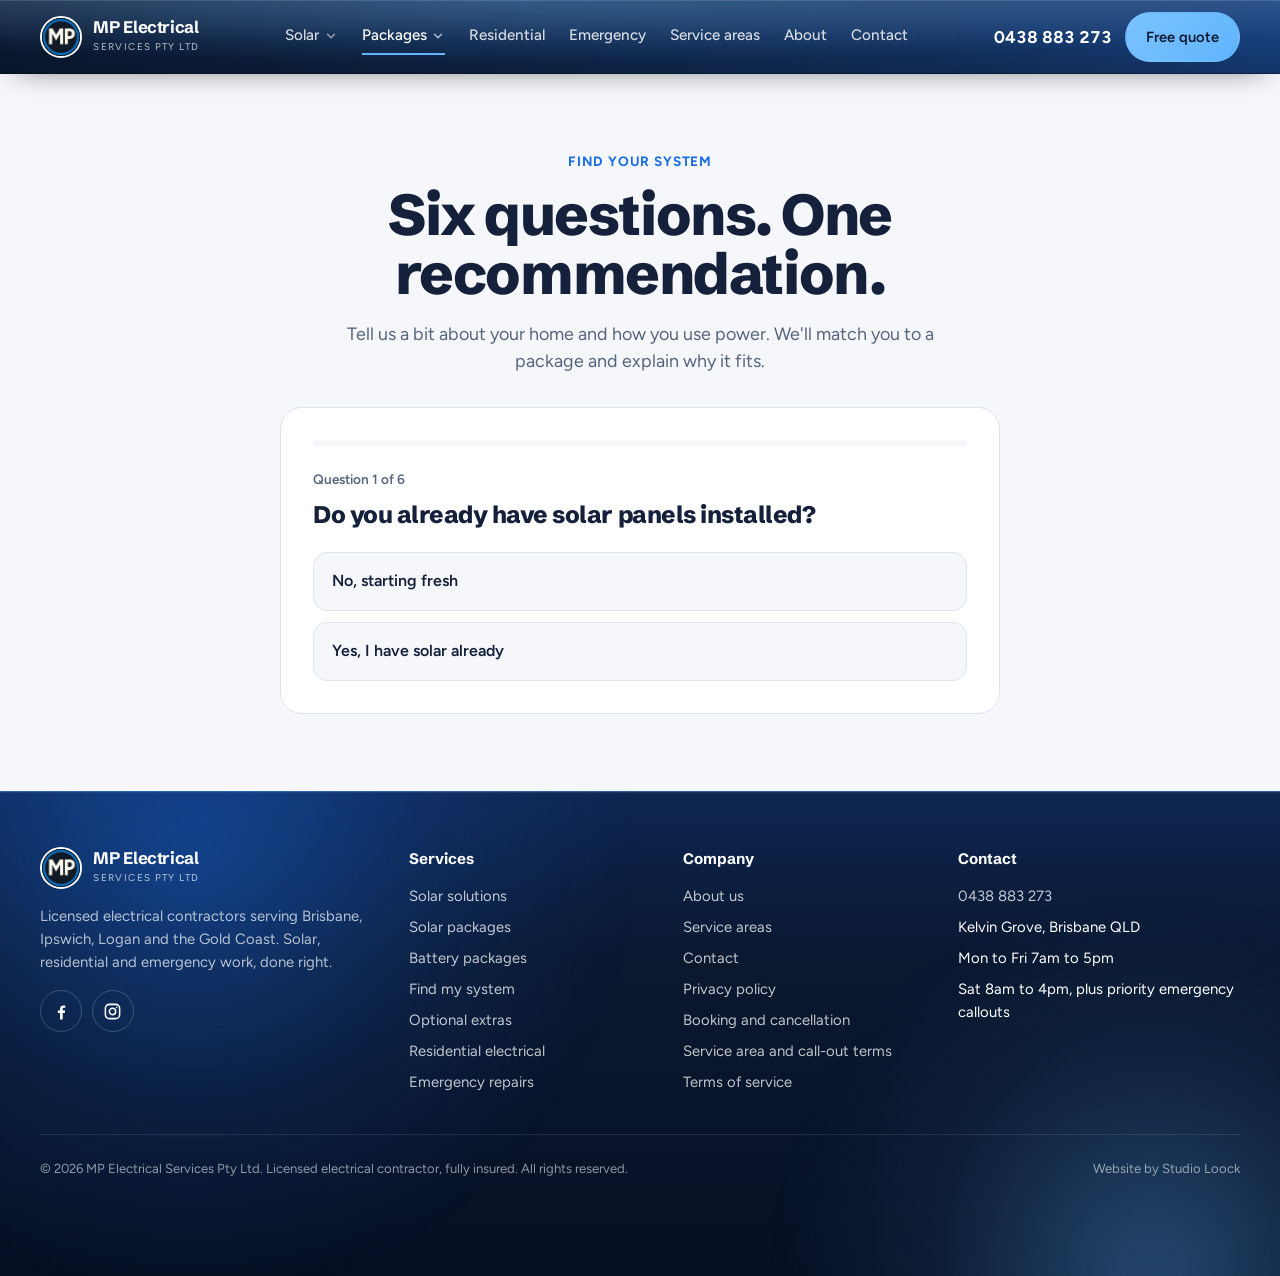
<file: system-finder.html>
<!doctype html>
<html lang="en-AU">
<head>
<meta charset="utf-8">
<meta name="viewport" content="width=device-width,initial-scale=1,viewport-fit=cover">
<title>Find Your Solar and Battery System | MP Electrical Services</title>
<meta name="description" content="Answer six quick questions about your Brisbane home and how you use power, and we'll match you to a solar or solar and battery package with the reasoning behind it.">
<link rel="canonical" href="https://www.mp-electrical-services-pty-ltd.com/system-finder">
<!-- go-live -->
<meta property="og:url" content="https://www.mp-electrical-services-pty-ltd.com/system-finder">
<meta property="og:site_name" content="MP Electrical Services">
<meta property="og:locale" content="en_AU">
<meta property="og:image" content="https://www.mp-electrical-services-pty-ltd.com/assets/hero.jpg">
<meta property="og:image:width" content="2000">
<meta property="og:image:height" content="1341">
<meta name="twitter:card" content="summary_large_image">
<link rel="icon" href="/assets/logo.jpg" type="image/jpeg">
<link rel="apple-touch-icon" href="/assets/logo.jpg">
<script async src="https://www.googletagmanager.com/gtag/js?id=G-20N35X00Z1"></script>
<script>window.dataLayer=window.dataLayer||[];function gtag(){dataLayer.push(arguments)}gtag('js',new Date());gtag('config','G-20N35X00Z1');</script>
<script src="/assets/site.js" defer></script>
<meta property="og:title" content="Find Your Solar and Battery System | MP Electrical Services"><meta property="og:description" content="Answer six quick questions about your Brisbane home and how you use power, and we'll match you to a solar or solar and battery package with the reasoning behind it."><meta property="og:type" content="website">
<link rel="preconnect" href="https://fonts.googleapis.com"><link rel="preconnect" href="https://fonts.gstatic.com" crossorigin><link rel="stylesheet" href="https://fonts.googleapis.com/css2?family=Schibsted+Grotesk:wght@500;700;800&family=Figtree:wght@400;500;600;700&display=swap">
<link rel="stylesheet" href="style.css?v=15">

</head>
<body>
<header>
  <div class="wrap nav">
    <a class="logo" href="/" aria-label="MP Electrical Services home"><img src="assets/logo.jpg" alt=""><div><b>MP Electrical</b><span>SERVICES PTY LTD</span></div></a>
    <nav class="links" aria-label="Main"><div class="dd"><a href="/solar-solutions" aria-haspopup="true">Solar<svg viewBox="0 0 24 24" fill="none" stroke="currentColor" stroke-width="2.2" stroke-linecap="round" stroke-linejoin="round"><path d="M6 9l6 6 6-6"/></svg></a><div class="dd-panel"><a href="/solar-solutions"><b>Solar solutions</b><span>Systems sized to how you use power</span></a><a href="/battery-packages"><b>Battery storage</b><span>Add storage, or retrofit to existing solar</span></a></div></div><div class="dd"><a href="/solar-packages" class="cur" aria-haspopup="true">Packages<svg viewBox="0 0 24 24" fill="none" stroke="currentColor" stroke-width="2.2" stroke-linecap="round" stroke-linejoin="round"><path d="M6 9l6 6 6-6"/></svg></a><div class="dd-panel"><a href="/solar-packages" class="cur"><b>Solar packages</b><span>Starter, Plus and Max from $6,109</span></a><a href="/battery-packages"><b>Battery packages</b><span>Solar plus storage from $11,468</span></a><a href="/system-finder"><b>Find my system</b><span>Six questions, one recommendation</span></a><a href="/extras"><b>Optional extras</b><span>EV chargers, monitoring and more</span></a></div></div><a href="/residential-electrical">Residential</a><a href="/emergency-repairs">Emergency</a><a href="/service-areas">Service areas</a><a href="/about">About</a><a href="/contact">Contact</a></nav>
    <div class="nav-cta">
      <a class="nav-phone" href="tel:+61438883273">0438 883 273</a>
      <a class="btn btn-sky" href="/contact" style="padding:.7rem 1.2rem;font-size:.92rem">Free quote</a>
      <a class="phone-ic" href="tel:+61438883273" aria-label="Call 0438 883 273"><svg viewBox="0 0 24 24" fill="none" stroke="currentColor" stroke-width="2" stroke-linecap="round" stroke-linejoin="round"><path d="M22 16.9v3a2 2 0 0 1-2.2 2 19.8 19.8 0 0 1-8.6-3.1 19.5 19.5 0 0 1-6-6A19.8 19.8 0 0 1 2.1 4.2 2 2 0 0 1 4.1 2h3a2 2 0 0 1 2 1.7c.1.9.4 1.8.7 2.7a2 2 0 0 1-.5 2.1L8 9.8a16 16 0 0 0 6 6l1.3-1.3a2 2 0 0 1 2.1-.5c.9.3 1.8.6 2.7.7a2 2 0 0 1 1.7 2z"/></svg></a>
      <button class="burger" aria-label="Open menu" aria-expanded="false" id="burger"><svg class="ic-open" viewBox="0 0 24 24" fill="none" stroke="currentColor" stroke-width="2.2" stroke-linecap="round"><path d="M4 7h16M4 12h16M4 17h16"/></svg><svg class="ic-close" viewBox="0 0 24 24" fill="none" stroke="currentColor" stroke-width="2.2" stroke-linecap="round"><path d="M6 6l12 12M18 6L6 18"/></svg></button>
    </div>
  </div>
</header>
  <div class="mobile-menu" id="mmenu" aria-hidden="true">
    <div class="mm-inner">
      <nav class="mm-links" aria-label="Mobile"><div class="mm-group" style="--i:0"><button type="button" class="mm-toggle" aria-expanded="false"><span>Solar</span><svg viewBox="0 0 24 24" fill="none" stroke="currentColor" stroke-width="2" stroke-linecap="round" stroke-linejoin="round"><path d="M6 9l6 6 6-6"/></svg></button><div class="mm-sub"><a href="/solar-solutions">Solar solutions<small>Systems sized to how you use power</small></a><a href="/battery-packages">Battery storage<small>Add storage, or retrofit to existing solar</small></a></div></div><div class="mm-group cur" style="--i:1"><button type="button" class="mm-toggle" aria-expanded="false"><span>Packages</span><svg viewBox="0 0 24 24" fill="none" stroke="currentColor" stroke-width="2" stroke-linecap="round" stroke-linejoin="round"><path d="M6 9l6 6 6-6"/></svg></button><div class="mm-sub"><a href="/solar-packages" class="cur">Solar packages<small>Starter, Plus and Max from $6,109</small></a><a href="/battery-packages">Battery packages<small>Solar plus storage from $11,468</small></a><a href="/system-finder">Find my system<small>Six questions, one recommendation</small></a><a href="/extras">Optional extras<small>EV chargers, monitoring and more</small></a></div></div><a href="/residential-electrical" class="mm-link" style="--i:2"><span>Residential</span><svg viewBox="0 0 24 24" fill="none" stroke="currentColor" stroke-width="2" stroke-linecap="round" stroke-linejoin="round"><path d="M5 12h14M13 6l6 6-6 6"/></svg></a><a href="/emergency-repairs" class="mm-link" style="--i:3"><span>Emergency</span><svg viewBox="0 0 24 24" fill="none" stroke="currentColor" stroke-width="2" stroke-linecap="round" stroke-linejoin="round"><path d="M5 12h14M13 6l6 6-6 6"/></svg></a><a href="/service-areas" class="mm-link" style="--i:4"><span>Service areas</span><svg viewBox="0 0 24 24" fill="none" stroke="currentColor" stroke-width="2" stroke-linecap="round" stroke-linejoin="round"><path d="M5 12h14M13 6l6 6-6 6"/></svg></a><a href="/about" class="mm-link" style="--i:5"><span>About</span><svg viewBox="0 0 24 24" fill="none" stroke="currentColor" stroke-width="2" stroke-linecap="round" stroke-linejoin="round"><path d="M5 12h14M13 6l6 6-6 6"/></svg></a><a href="/contact" class="mm-link" style="--i:6"><span>Contact</span><svg viewBox="0 0 24 24" fill="none" stroke="currentColor" stroke-width="2" stroke-linecap="round" stroke-linejoin="round"><path d="M5 12h14M13 6l6 6-6 6"/></svg></a></nav>
      <div class="mm-foot" style="--i:7">
        <a class="btn btn-sky" href="/contact">Get a free quote</a>
        <a class="mm-phone" href="tel:+61438883273">0438 883 273</a>
        <p>Mon to Fri 7am to 5pm · Sat 8am to 4pm<br>Priority emergency callouts</p>
        <div class="mm-social"><a href="https://facebook.com/profile.php?id=61579229777890" target="_blank" rel="noopener" aria-label="MP Electrical on Facebook" title="Facebook"><svg viewBox="0 0 24 24" fill="currentColor" aria-hidden="true"><path d="M13.5 22v-8h2.7l.4-3.2h-3.1V8.8c0-.9.3-1.6 1.6-1.6h1.7V4.4c-.3 0-1.3-.1-2.5-.1-2.5 0-4.1 1.5-4.1 4.2v2.3H7.4V14h2.8v8h3.3z"/></svg></a><a href="https://instagram.com/mp_electricalpty.ltd/" target="_blank" rel="noopener" aria-label="MP Electrical on Instagram" title="Instagram"><svg viewBox="0 0 24 24" fill="none" stroke="currentColor" stroke-width="1.9" stroke-linecap="round" aria-hidden="true"><rect x="3" y="3" width="18" height="18" rx="5"/><circle cx="12" cy="12" r="4"/><circle cx="17.3" cy="6.7" r="1" fill="currentColor" stroke="none"/></svg></a></div>
      </div>
    </div>
  </div>

<main>
<section class="paper" style="padding-block:clamp(3rem,6vw,5rem)"><div class="wrap">
  <div style="text-align:center;max-width:640px;margin:0 auto 2rem"><div class="kicker" style="justify-content:center">Find your system</div><h1 style="font-size:clamp(2.2rem,5vw,3.6rem)">Six questions. One recommendation.</h1><p class="lede" style="margin:1rem auto 0">Tell us a bit about your home and how you use power. We'll match you to a package and explain why it fits.</p></div>
  <div class="finder" id="finder">
    <div class="qa">
      <div class="prog"><i id="prog"></i></div>
      <div class="qn" id="qn">Question 1 of 6</div>
      <div class="q" id="qtext"></div>
      <div class="opts" id="opts"></div>
      <button class="back" id="back" hidden>← Back</button>
    </div>
    <div class="rec">
      <div class="qn">Our recommendation</div>
      <div class="q" id="recName"></div>
      <p class="lede" id="recSub"></p>
      <div class="why"><b>Why this fits</b><ul id="recWhy"></ul></div>
      <p class="pnote" style="margin-top:0">Indicative only. A free on-site assessment confirms the right size and gives you a written quote.</p>
      <div class="actions" style="margin-top:1.4rem"><a class="btn btn-blue" href="/contact">Request this package</a><a class="btn btn-ghost-dark" id="recLink" href="/solar-packages">See package details</a><button class="btn btn-ghost-dark" id="restart" type="button">Start again</button></div>
    </div>
  </div>
</div></section>
</main>
<footer>
  <div class="wrap">
    <div class="fgrid">
      <div>
        <a class="logo" href="/"><img src="assets/logo.jpg" alt=""><div><b>MP Electrical</b><span>SERVICES PTY LTD</span></div></a>
        <p style="margin-top:1rem">Licensed electrical contractors serving Brisbane, Ipswich, Logan and the Gold Coast. Solar, residential and emergency work, done right.</p>
        <div class="socials"><a href="https://facebook.com/profile.php?id=61579229777890" target="_blank" rel="noopener" aria-label="MP Electrical on Facebook" title="Facebook"><svg viewBox="0 0 24 24" fill="currentColor" aria-hidden="true"><path d="M13.5 22v-8h2.7l.4-3.2h-3.1V8.8c0-.9.3-1.6 1.6-1.6h1.7V4.4c-.3 0-1.3-.1-2.5-.1-2.5 0-4.1 1.5-4.1 4.2v2.3H7.4V14h2.8v8h3.3z"/></svg></a><a href="https://instagram.com/mp_electricalpty.ltd/" target="_blank" rel="noopener" aria-label="MP Electrical on Instagram" title="Instagram"><svg viewBox="0 0 24 24" fill="none" stroke="currentColor" stroke-width="1.9" stroke-linecap="round" aria-hidden="true"><rect x="3" y="3" width="18" height="18" rx="5"/><circle cx="12" cy="12" r="4"/><circle cx="17.3" cy="6.7" r="1" fill="currentColor" stroke="none"/></svg></a></div>
      </div>
      <div><h4>Services</h4><ul><li><a href="/solar-solutions">Solar solutions</a></li><li><a href="/solar-packages">Solar packages</a></li><li><a href="/battery-packages">Battery packages</a></li><li><a href="/system-finder">Find my system</a></li><li><a href="/extras">Optional extras</a></li><li><a href="/residential-electrical">Residential electrical</a></li><li><a href="/emergency-repairs">Emergency repairs</a></li></ul></div>
      <div><h4>Company</h4><ul><li><a href="/about">About us</a></li><li><a href="/service-areas">Service areas</a></li><li><a href="/contact">Contact</a></li><li><a href="/policies#privacy">Privacy policy</a></li><li><a href="/policies#booking">Booking and cancellation</a></li><li><a href="/policies#callout">Service area and call-out terms</a></li><li><a href="/policies#terms">Terms of service</a></li></ul></div>
      <div><h4>Contact</h4><ul><li><a href="tel:+61438883273">0438 883 273</a></li><li>Kelvin Grove, Brisbane QLD</li><li>Mon to Fri 7am to 5pm</li><li>Sat 8am to 4pm, plus priority emergency callouts</li></ul></div>
    </div>
    <div class="fbottom"><span>© 2026 MP Electrical Services Pty Ltd. Licensed electrical contractor, fully insured. All rights reserved.</span><span>Website by Studio Loock</span></div>
  </div>
</footer>
<script>
(function(){
  var b=document.getElementById('burger'),m=document.getElementById('mmenu');
  function setMenu(o){m.classList.toggle('open',o);b.classList.toggle('x',o);b.setAttribute('aria-expanded',o);m.setAttribute('aria-hidden',!o);document.documentElement.classList.toggle('noscroll',o)}
  b.addEventListener('click',function(){setMenu(!m.classList.contains('open'))});
  m.querySelectorAll('a').forEach(function(a){a.addEventListener('click',function(){setMenu(false)})});
  document.addEventListener('keydown',function(e){if(e.key==='Escape')setMenu(false)});
  m.querySelectorAll('.mm-toggle').forEach(function(t){t.addEventListener('click',function(){var g=t.parentNode,o=!g.classList.contains('open');m.querySelectorAll('.mm-group.open').forEach(function(x){x.classList.remove('open');x.querySelector('.mm-toggle').setAttribute('aria-expanded','false')});g.classList.toggle('open',o);t.setAttribute('aria-expanded',o)})});
  m.querySelectorAll('.mm-group.cur').forEach(function(g){g.classList.add('open');g.querySelector('.mm-toggle').setAttribute('aria-expanded','true')});
  document.querySelectorAll('.dd>a').forEach(function(a){a.addEventListener('click',function(e){if(window.matchMedia('(hover:none)').matches&&!a.parentNode.classList.contains('open')){e.preventDefault();document.querySelectorAll('.dd.open').forEach(function(d){d.classList.remove('open')});a.parentNode.classList.add('open')}})});
  document.addEventListener('click',function(e){if(!e.target.closest('.dd'))document.querySelectorAll('.dd.open').forEach(function(d){d.classList.remove('open')})});
  document.querySelectorAll('form.qf').forEach(function(f){f.addEventListener('submit',function(e){e.preventDefault();
    var req=f.querySelectorAll('[required]'),ok=true;req.forEach(function(i){if(!i.value.trim()){ok=false;i.style.borderColor='#D9534F';if(ok===false&&!f._f){i.focus();f._f=1}}});
    if(!ok){f._f=0;return} window.mpSend(f)})});
})();
</script>
<script>(function(){
var Q=[
 {q:'Do you already have solar panels installed?',o:['No, starting fresh','Yes, I have solar already']},
 {q:'How many people live in your home?',o:['1 to 2','3 to 4','5 or more']},
 {q:'What is your typical quarterly power bill?',o:['Under $500','$500 to $900','$900 to $1,400','Over $1,400']},
 {q:'When do you use most of your power?',o:['Mostly during the day','Mostly evenings and overnight','Fairly even all day']},
 {q:'Do you run any of these? (pick the closest)',o:['None of these','Pool pump or ducted air con','EV now or planned soon','Both']},
 {q:'Is backup power during an outage important to you?',o:['Not really','Nice to have','Essential']}
];
var a=[],i=0,f=document.getElementById('finder');
function show(){document.getElementById('qn').textContent='Question '+(i+1)+' of '+Q.length;document.getElementById('qtext').textContent=Q[i].q;document.getElementById('prog').style.width=(i/Q.length*100)+'%';
 var o=document.getElementById('opts');o.innerHTML='';Q[i].o.forEach(function(t,k){var b=document.createElement('button');b.className='opt'+(a[i]===k?' sel':'');b.type='button';b.textContent=t;b.onclick=function(){a[i]=k;i++;if(i>=Q.length){rec()}else{show()}};o.appendChild(b)});
 document.getElementById('back').hidden=i===0;}
document.getElementById('back').onclick=function(){if(i>0){i--;show()}};
document.getElementById('restart').onclick=function(){a=[];i=0;f.classList.remove('done');show()};
function rec(){var pts=0;pts+=[0,1,2][a[1]];pts+=[0,1,2,3][a[2]];pts+=[0,1,2,3][a[4]];
 var big=pts>=6,mid=pts>=3;var evening=a[3]===1,backup=a[5]===2,retro=a[0]===1;
 var wantBatt=evening||backup||a[5]===1&&mid;var name,sub,why=[],link='/solar-packages';
 if(retro){name='Battery retrofit, quoted directly';sub='You already generate solar, so the question is storage. We check your inverter and size a Fox ESS battery to your evening usage.';why.push('Existing solar means a retrofit battery is the quickest win');link='/battery-packages'}
 else if(wantBatt){name=big?'Max Energy (34.80kWh)':mid?'Plus Energy (27.84kWh)':'Essential Energy (20.88kWh)';sub='Solar plus modular Fox ESS storage for evening and overnight coverage.';link='/battery-packages'}
 else{name=big?'Max Solar (13.16kW)':mid?'Plus Solar (9.87kW)':'Essential Solar (6.58kW)';sub='Battery-ready solar on a Fox ESS hybrid inverter, so you can add storage later.';}
 if(a[3]===1)why.push('You use most power in the evening, so storage pays off more than extra panels');
 if(a[3]===0&&!retro)why.push('Daytime usage means solar alone captures most of your savings');
 if(a[5]===2)why.push('Backup during outages needs a battery and backup circuits, confirmed at assessment');
 if(a[4]>=1)why.push('Large loads like pools, ducted air con or an EV push you up a tier');
 if(a[2]>=2)why.push('A higher bill means more usage to offset, so a larger system pays back faster');
 if(a[1]===0&&!big)why.push('A smaller household rarely needs the largest system');
 if(!why.length)why.push('A balanced usage profile suits the mid tier for most Brisbane homes');
 document.getElementById('recName').textContent=name;document.getElementById('recSub').textContent=sub;document.getElementById('recLink').href=link;
 var u=document.getElementById('recWhy');u.innerHTML='';why.forEach(function(w){var l=document.createElement('li');l.textContent=w;u.appendChild(l)});
 document.getElementById('prog').style.width='100%';f.classList.add('done');window.scrollTo({top:f.offsetTop-90,behavior:'smooth'});}
show();})();</script>
</body>
</html>
</file>
<file: style.css>
:root{--ink:#0A1830;--ink-2:#12254A;--blue:#1B6DE3;--blue-d:#1257BD;--sky:#5FB4FF;--sky-d:#3A98EC;--paper:#F5F7FB;--white:#fff;--steel:#56657C;--line:#DCE3EE;--text:#15213A;color-scheme:light}
*{box-sizing:border-box}
html{scroll-behavior:smooth}
section[id],#quote{scroll-margin-top:84px}
body{margin:0;background:var(--white);color:var(--text);font-family:'Figtree',system-ui,-apple-system,'Segoe UI',sans-serif;font-size:17px;line-height:1.55;-webkit-font-smoothing:antialiased}
img{max-width:100%;display:block}
a{color:inherit;text-decoration:none}
h1,h2,h3{font-family:'Schibsted Grotesk','Figtree',system-ui,sans-serif;letter-spacing:-.025em;line-height:1.02;margin:0;text-wrap:balance}
h1{font-size:clamp(2.6rem,6.2vw,5.2rem);font-weight:800}
h1 .hi,h2 .hi{color:var(--sky)}
section:not(.dark):not(.phero):not(.hero):not(.cta) h2 .hi{color:var(--blue)}
h2{font-size:clamp(2rem,4.2vw,3.2rem);font-weight:800}
h3{font-size:1.35rem;font-weight:700;letter-spacing:-.015em}
p{margin:0}
.wrap{width:min(1200px,100% - 40px);margin-inline:auto}
.narrow{max-width:760px}
.btn{box-shadow:0 0 0 rgba(0,0,0,0);display:inline-flex;align-items:center;justify-content:center;gap:.5rem;padding:.95rem 1.5rem;border-radius:999px;font-weight:600;font-size:1rem;border:2px solid transparent;cursor:pointer;transition:transform .15s,background .15s,border-color .15s,box-shadow .2s;white-space:nowrap;font-family:inherit}
.btn:hover{transform:translateY(-2px);box-shadow:0 12px 24px -12px rgba(10,24,48,.45)}
.btn:active{transform:translateY(1px)}
.btn-blue{background:linear-gradient(135deg,#2A7BEA,#1B6DE3);color:#fff}.btn-blue:hover{background:linear-gradient(135deg,#1B6DE3,#1257BD);box-shadow:0 12px 28px -10px rgba(27,109,227,.6)}
.btn-sky{background:linear-gradient(135deg,#7CC3FF,#5FB4FF);color:var(--ink)}.btn-sky:hover{background:linear-gradient(135deg,#8ECCFF,#6FBCFF);box-shadow:0 12px 28px -10px rgba(95,180,255,.6)}
.btn-ghost{border-color:rgba(255,255,255,.4);color:#fff;background:transparent}.btn-ghost:hover{border-color:#fff}
.btn-ghost-dark{border-color:var(--line);color:var(--ink);background:#fff}.btn-ghost-dark:hover{border-color:var(--ink)}
:focus-visible{outline:3px solid var(--sky);outline-offset:3px}
.kicker{font-weight:700;color:var(--blue);font-size:.85rem;letter-spacing:.06em;text-transform:uppercase;margin-bottom:.9rem}
.on-dark .kicker,.dark .kicker{color:var(--sky)}
.lede{color:var(--steel);font-size:1.12rem;max-width:58ch}
.dark .lede{color:rgba(255,255,255,.72)}
section{padding-block:clamp(4rem,8vw,7rem)}
.dark{background:linear-gradient(165deg,#0C1D3D 0%,#0A1830 50%,#081428 100%);color:#fff}
.paper{background:var(--paper)}
.head{display:grid;grid-template-columns:1fr 1fr;gap:2rem;align-items:end;margin-bottom:3rem}
.actions{display:flex;gap:.8rem;flex-wrap:wrap}
.check{list-style:none;margin:0;padding:0;display:grid;gap:.6rem}
.check li{padding-left:1.7rem;position:relative}
.check li::before{content:"✓";position:absolute;left:0;color:var(--blue);font-weight:700}
.dark .check li::before{color:var(--sky)}

/* header */
header{position:sticky;top:env(safe-area-inset-top,0px);z-index:50;color:#fff;isolation:isolate;
  background:linear-gradient(110deg,#0A1830 0%,#12305E 28%,#1B4F9A 50%,#12305E 72%,#0A1830 100%);background-size:260% 100%;animation:hdrFlow 14s ease-in-out infinite;
  box-shadow:0 1px 0 rgba(255,255,255,.14) inset,0 -1px 0 rgba(0,0,0,.35) inset,0 12px 30px -18px rgba(0,0,0,.6)}
header::before{content:"";position:absolute;inset:0;background:linear-gradient(180deg,rgba(255,255,255,.09),rgba(255,255,255,0) 55%,rgba(0,0,0,.18));pointer-events:none;z-index:-1}
header::after{content:"";position:absolute;inset:0;background:radial-gradient(60% 140% at 20% 0%,rgba(95,180,255,.28),transparent 60%),radial-gradient(50% 160% at 85% 100%,rgba(27,109,227,.3),transparent 60%);background-size:200% 100%;animation:hdrGlow 10s ease-in-out infinite alternate;pointer-events:none;z-index:-1}
@keyframes hdrFlow{0%,100%{background-position:0% 50%}50%{background-position:100% 50%}}
@keyframes hdrGlow{from{background-position:0% 0%}to{background-position:100% 0%}}
.nav{display:flex;align-items:center;justify-content:space-between;height:74px;gap:1rem}
.logo{display:flex;align-items:center;gap:.7rem;font-family:'Schibsted Grotesk',sans-serif}
.logo img{width:42px;height:42px;border-radius:50%;border:2px solid #fff}
.logo b{display:block;font-size:1.05rem;letter-spacing:-.02em;line-height:1}
.logo span{display:block;font-size:.62rem;letter-spacing:.14em;opacity:.7;margin-top:3px;font-family:'Figtree',sans-serif}
.links{display:flex;gap:1.5rem;font-size:.95rem;font-weight:500}
.links a{opacity:.82;padding:.3rem 0;border-bottom:2px solid transparent;transition:opacity .2s,border-color .2s}.links a:hover{opacity:1;border-bottom-color:rgba(95,180,255,.5)}
.links a.cur{opacity:1;border-bottom-color:var(--sky)}
.links a svg{width:14px;height:14px;margin-left:.3rem;vertical-align:-2px;opacity:.7;transition:transform .2s}
.dd{position:relative}
.dd>a{display:inline-flex;align-items:center}
.dd-panel{position:absolute;top:calc(100% + 14px);left:-14px;min-width:280px;background:#fff;color:var(--text);border-radius:18px;padding:.6rem;box-shadow:0 30px 60px -20px rgba(10,24,48,.45),0 0 0 1px rgba(10,24,48,.06);opacity:0;visibility:hidden;transform:translateY(8px);transition:opacity .2s,transform .2s,visibility 0s .2s;z-index:5}
.dd-panel::before{content:"";position:absolute;top:-14px;left:0;right:0;height:14px}
.dd-panel::after{content:"";position:absolute;top:-6px;left:28px;width:12px;height:12px;background:#fff;transform:rotate(45deg);border-radius:2px}
.dd:hover .dd-panel,.dd.open .dd-panel,.dd:focus-within .dd-panel{opacity:1;visibility:visible;transform:none;transition:opacity .2s,transform .2s}
.dd:hover>a svg,.dd.open>a svg{transform:rotate(180deg)}
.dd-panel a{display:block;padding:.7rem .85rem;border-radius:12px;opacity:1;border:0;transition:background .15s}
.dd-panel a b{display:block;font-family:'Schibsted Grotesk',sans-serif;font-size:.98rem;letter-spacing:-.01em}
.dd-panel a span{display:block;font-size:.8rem;color:var(--steel);margin-top:.1rem}
.dd-panel a:hover{background:var(--paper)}
.dd-panel a.cur b{color:var(--blue)}
.nav-cta{display:flex;align-items:center;gap:.8rem}
.nav-phone{font-weight:700;font-variant-numeric:tabular-nums}
.phone-ic{display:none;width:42px;height:42px;border-radius:50%;border:1.5px solid rgba(255,255,255,.35);align-items:center;justify-content:center;color:#fff}.phone-ic svg{width:20px;height:20px}
.burger{display:none;background:none;border:0;color:#fff;font-size:1.6rem;cursor:pointer;padding:.2rem .4rem}
@media(max-width:1040px){.links,.nav-phone{display:none}.burger{display:flex}.phone-ic{display:inline-flex}}
@media(max-width:520px){.nav{height:64px}.nav-cta .btn{display:none}.logo img{width:36px;height:36px}}
.burger{-webkit-appearance:none;appearance:none;width:44px;height:44px;min-width:44px;border-radius:50%;border:1.5px solid rgba(255,255,255,.35);background:transparent;color:#fff;cursor:pointer;padding:0;align-items:center;justify-content:center}
.burger svg{width:22px;height:22px;display:block;pointer-events:none}
.burger .ic-close{display:none}
.burger.x .ic-open{display:none}.burger.x .ic-close{display:block}
html.noscroll{overflow:hidden}
.mobile-menu{position:fixed;inset:0;top:64px;z-index:61;background:linear-gradient(165deg,#0C1D3D 0%,#0A1830 45%,#061024 100%);color:#fff;visibility:hidden;opacity:0;transform:translateY(-8px);transition:opacity .28s ease,transform .28s ease,visibility 0s .28s;overflow-y:auto;-webkit-overflow-scrolling:touch}
.mobile-menu::before{content:"";position:absolute;right:-30vw;top:-20vw;width:90vw;height:90vw;border-radius:50%;background:radial-gradient(circle,rgba(95,180,255,.32) 0%,rgba(27,109,227,.12) 40%,transparent 68%);pointer-events:none}
.mobile-menu::after{content:"";position:absolute;left:-40vw;bottom:-30vw;width:90vw;height:90vw;border-radius:50%;background:radial-gradient(circle,rgba(27,109,227,.22) 0%,transparent 65%);pointer-events:none}
.mobile-menu.open{visibility:visible;opacity:1;transform:none;transition:opacity .28s ease,transform .28s ease}
.mm-inner{position:relative;padding:1.2rem 24px calc(2rem + env(safe-area-inset-bottom,0px));min-height:100%;display:flex;flex-direction:column}
.mm-links{display:flex;flex-direction:column;gap:.55rem}
.mm-link,.mm-toggle{width:100%;text-align:left;color:#fff;cursor:pointer;display:flex;align-items:center;justify-content:space-between;padding:1.05rem 1.15rem;border:1px solid rgba(255,255,255,.1);border-radius:16px;background:linear-gradient(135deg,rgba(255,255,255,.07),rgba(255,255,255,.02));backdrop-filter:blur(6px);font-family:'Schibsted Grotesk',sans-serif;font-weight:800;font-size:1.55rem;letter-spacing:-.025em;line-height:1;opacity:0;transform:translateY(12px);transition:border-color .2s,background .2s,transform .2s,box-shadow .2s}
.mm-link:hover,.mm-link:active,.mm-toggle:hover,.mm-toggle:active{border-color:rgba(95,180,255,.6);background:linear-gradient(135deg,rgba(95,180,255,.16),rgba(27,109,227,.08));transform:translateX(4px);box-shadow:0 10px 30px -12px rgba(95,180,255,.45)}
.mm-link:hover svg,.mm-link:active svg{transform:translateX(4px);opacity:1}
.mm-link svg,.mm-toggle svg{width:22px;height:22px;opacity:.45;transition:transform .2s,opacity .2s;flex-shrink:0}
.mm-link.cur,.mm-group.cur .mm-toggle{color:var(--sky);border-color:rgba(95,180,255,.45);background:linear-gradient(135deg,rgba(95,180,255,.14),rgba(95,180,255,.03))}.mm-link.cur svg,.mm-group.cur .mm-toggle svg{opacity:1}
.mm-group{opacity:0;transform:translateY(12px)}
.mm-toggle{opacity:1;transform:none;font-family:'Schibsted Grotesk',sans-serif;font-weight:800;font-size:1.55rem;letter-spacing:-.025em;line-height:1;-webkit-appearance:none;appearance:none}
.mm-group.open .mm-toggle{border-radius:16px 16px 0 0;border-bottom-color:transparent;transform:none}
.mm-group.open .mm-toggle svg{transform:rotate(180deg);opacity:1}
.mm-sub{display:grid;gap:.35rem;max-height:0;overflow:hidden;transition:max-height .3s ease,padding .3s;border:1px solid transparent;border-top:0;border-radius:0 0 16px 16px;padding:0 .6rem}
.mm-group.open .mm-sub{max-height:420px;padding:.5rem .6rem .7rem;border-color:rgba(255,255,255,.1);background:rgba(255,255,255,.03)}
.mm-sub a{display:block;padding:.7rem .75rem;border-radius:12px;font-weight:600;font-size:1rem;color:#fff;transition:background .15s}
.mm-sub a small{display:block;font-size:.78rem;color:rgba(255,255,255,.55);font-weight:500;margin-top:.1rem}
.mm-sub a:hover,.mm-sub a:active{background:rgba(95,180,255,.12)}
.mm-sub a.cur{color:var(--sky)}
.mm-foot{margin-top:auto;padding-top:1.6rem;display:grid;gap:.8rem;opacity:0;transform:translateY(12px)}
.mm-foot .btn{width:100%}
.mm-phone{font-family:'Schibsted Grotesk',sans-serif;font-weight:800;font-size:1.6rem;letter-spacing:-.02em;color:var(--sky);font-variant-numeric:tabular-nums}
.mm-foot p{font-size:.88rem;color:rgba(255,255,255,.6);line-height:1.5}
.mm-social{display:flex;gap:.6rem}
.mm-social a{display:inline-flex;align-items:center;justify-content:center;width:44px;height:44px;border:1px solid rgba(255,255,255,.2);border-radius:50%;transition:border-color .2s,background .2s}.mm-social a svg{width:20px;height:20px}.mm-social a:hover{border-color:var(--sky);background:rgba(95,180,255,.12)}
.mobile-menu.open .mm-link,.mobile-menu.open .mm-group,.mobile-menu.open .mm-foot{animation:mmIn .45s cubic-bezier(.2,.7,.2,1) forwards;animation-delay:calc(.06s + var(--i) * .05s)}
@keyframes mmIn{to{opacity:1;transform:none}}
@media(min-width:521px){.mobile-menu{top:74px}}
@media(prefers-reduced-motion:reduce){.mm-link,.mm-group,.mm-foot{opacity:1;transform:none;animation:none!important}}

/* page hero (inner pages) */
.phero{background:linear-gradient(165deg,#0C1D3D,#0A1830);color:#fff;position:relative;overflow:hidden;padding-block:clamp(3.5rem,7vw,6rem)}
.phero .bg{position:absolute;inset:0;background-size:cover;background-position:center;opacity:.35}
.phero .bg::after{content:"";position:absolute;inset:0;background:linear-gradient(90deg,rgba(10,24,48,.95),rgba(10,24,48,.6))}
.phero .wrap{position:relative;display:grid;grid-template-columns:1.1fr .9fr;gap:3rem;align-items:center}
.phero h1{font-size:clamp(2.4rem,5.4vw,4.2rem)}
.phero .lede{color:rgba(255,255,255,.75);margin:1.3rem 0 1.8rem}
.crumbs{font-size:.85rem;opacity:.7;margin-bottom:1.2rem}
.crumbs a:hover{text-decoration:underline}
.phero img{border-radius:22px;width:100%;aspect-ratio:4/3;object-fit:cover;box-shadow:0 30px 60px -25px rgba(0,0,0,.6),0 0 0 1px rgba(255,255,255,.1)}
@media(max-width:900px){.phero .wrap{grid-template-columns:1fr}.phero img{aspect-ratio:16/10}}

/* home hero */
.hero{position:relative;color:#fff;background:var(--ink);overflow:hidden;padding-block:0}
.hero-bg{position:absolute;inset:0;background:url(assets/hero.jpg) center/cover no-repeat;opacity:1}
.hero-bg::after{content:"";position:absolute;inset:0;background:linear-gradient(90deg,rgba(10,24,48,.86) 0%,rgba(10,24,48,.55) 42%,rgba(10,24,48,.12) 70%,rgba(10,24,48,.05) 100%),linear-gradient(0deg,rgba(10,24,48,.85) 0%,transparent 28%)}
.hero .wrap{position:relative;display:grid;grid-template-columns:1.2fr .8fr;gap:3rem;align-items:center;padding-block:clamp(4rem,8vw,7rem)}
.hero h1 span{display:block}.hero h1 .hi{color:var(--sky)}
.hero .lede{color:rgba(255,255,255,.78);margin:1.6rem 0 2rem}
@media(max-width:900px){.hero .wrap{grid-template-columns:1fr}}

/* quote form */
.quote{background:#fff;color:var(--text);border-radius:22px;padding:1.9rem;box-shadow:0 30px 60px -20px rgba(0,0,0,.5)}
.quote h3{font-size:1.5rem;margin-bottom:.35rem}
.quote>p{color:var(--steel);font-size:.95rem;margin-bottom:1.2rem}
.quote label{display:block;font-size:.8rem;font-weight:600;color:var(--steel);margin-bottom:.3rem}
.field{margin-bottom:.9rem}
.quote input,.quote select,.quote textarea{width:100%;font:inherit;font-size:1rem;padding:.8rem .95rem;border:1.5px solid var(--line);border-radius:12px;background:var(--paper);color:var(--text)}
.quote textarea{min-height:110px;resize:vertical}
.quote input:focus,.quote select:focus,.quote textarea:focus{outline:none;border-color:var(--blue);background:#fff}
.quote .btn{width:100%;margin-top:.3rem}
.quote small{display:block;text-align:center;color:var(--steel);margin-top:.8rem;font-size:.82rem}
.quote .sent{display:none;text-align:center;padding:2rem 0}
.quote.done form{display:none}.quote.done .sent{display:block}
.quote.flat{box-shadow:none;border:1px solid var(--line)}

/* trust strip */
.trust{background:var(--ink);color:#fff;padding-block:0;border-top:1px solid rgba(255,255,255,.08)}
.trust .wrap{display:grid;grid-template-columns:repeat(4,1fr)}
.trust div{padding:1.5rem 1.4rem 1.5rem 0;border-right:1px solid rgba(255,255,255,.1);font-size:.9rem;display:grid;gap:.25rem;align-content:start}
.trust div:not(:first-child){padding-left:1.4rem}.trust div:last-child{border:0}
.trust i{font-style:normal;font-size:.72rem;font-weight:700;letter-spacing:.08em;text-transform:uppercase;color:var(--sky);line-height:1.4;height:1.1rem}
.trust i.stars{color:var(--sky);letter-spacing:.04em;font-size:.85rem;text-transform:none}
.trust b{display:block;font-family:'Schibsted Grotesk',sans-serif;font-size:1.2rem;letter-spacing:-.02em;color:#fff;line-height:1.15;white-space:nowrap}
.trust span{color:rgba(255,255,255,.62);line-height:1.45}
@media(max-width:800px){.trust .wrap{grid-template-columns:1fr 1fr}.trust div:nth-child(2){border-right:0}.trust div:nth-child(3){padding-left:0;border-top:1px solid rgba(255,255,255,.1)}.trust div:nth-child(4){border-top:1px solid rgba(255,255,255,.1)}}

.stars{color:var(--sky);letter-spacing:.05em;font-size:1rem}
.tc{cursor:help}
.rv{display:flex;flex-direction:column;gap:.8rem}
.rv p{font-size:1rem;line-height:1.55}
.rv b{font-size:.85rem;color:rgba(255,255,255,.6);font-weight:600}
.rebate{margin-top:1.6rem;background:rgba(255,255,255,.06);border:1px solid rgba(255,255,255,.12);border-radius:20px;padding:1.4rem 1.6rem;display:flex;gap:1.5rem;align-items:center;justify-content:space-between}
.rebate b{display:block;font-family:'Schibsted Grotesk',sans-serif;font-size:1.15rem;letter-spacing:-.015em;margin-bottom:.3rem}
.rebate>div>span{color:rgba(255,255,255,.72);font-size:.95rem;max-width:62ch;display:block}
.rebate .btn{flex-shrink:0}
@media(max-width:800px){.rebate{flex-direction:column;align-items:stretch}.rebate .btn{width:100%}}
/* service tiles */
.tiles{display:grid;grid-template-columns:repeat(3,1fr);gap:1.2rem}
.tile{position:relative;border-radius:22px;overflow:hidden;aspect-ratio:4/5;color:#fff;display:flex;align-items:flex-end;background:var(--ink);box-shadow:0 0 0 1px rgba(10,24,48,.06);transition:transform .3s,box-shadow .3s}
.tile:hover{transform:translateY(-5px);box-shadow:0 30px 50px -24px rgba(10,24,48,.5),0 0 0 2px var(--sky)}
.tile img{position:absolute;inset:0;width:100%;height:100%;object-fit:cover;transition:transform .6s ease}
.tile:hover img{transform:scale(1.04)}
.tile::after{content:"";position:absolute;inset:0;background:linear-gradient(0deg,rgba(10,24,48,.95) 0%,rgba(10,24,48,.35) 45%,transparent 70%)}
.tile-body{position:relative;z-index:1;padding:1.7rem}
.tile-body h3{font-size:1.6rem;margin-bottom:.5rem}
.tile-body p{color:rgba(255,255,255,.8);font-size:.98rem;margin-bottom:1rem}
.tile-body .more{font-weight:700;color:var(--sky);display:inline-flex;align-items:center;gap:.4rem}.tile-body .more::after{content:"→";transition:transform .2s}.tile:hover .more::after{transform:translateX(4px)}
@media(max-width:900px){.tiles{grid-template-columns:1fr}}

/* feature list / cards */
.grid2{display:grid;grid-template-columns:1fr 1fr;gap:1.2rem}
.grid3{display:grid;grid-template-columns:repeat(3,1fr);gap:1.2rem}
.card{background:linear-gradient(160deg,#F3F8FF,#fff 60%);border:1px solid #D6E4F8;border-radius:20px;padding:1.5rem;transition:transform .25s,box-shadow .25s,border-color .25s}
.loc .card,.svc .card{padding-top:1.4rem}
.loc .card h3::before,.svc .card h3::before{content:"";display:block;width:40px;height:40px;border-radius:12px;margin-bottom:.9rem;background-color:#1B6DE3;background-repeat:no-repeat;background-position:center;background-size:20px,100%;box-shadow:0 8px 16px -8px rgba(27,109,227,.7)}
.loc .card h3::before{background-image:url("data:image/svg+xml,%3Csvg xmlns='http://www.w3.org/2000/svg' viewBox='0 0 24 24' fill='none' stroke='white' stroke-width='2.2' stroke-linecap='round' stroke-linejoin='round'%3E%3Cpath d='M12 22s7-7 7-12a7 7 0 0 0-14 0c0 5 7 12 7 12z'/%3E%3Ccircle cx='12' cy='10' r='2.5'/%3E%3C/svg%3E"),linear-gradient(135deg,#2A7BEA,#1257BD)}
.svc .card h3::before{background-image:url("data:image/svg+xml,%3Csvg xmlns='http://www.w3.org/2000/svg' viewBox='0 0 24 24' fill='none' stroke='white' stroke-width='2.2' stroke-linecap='round' stroke-linejoin='round'%3E%3Cpath d='M13 2L4 14h7l-1 8 9-12h-7z'/%3E%3C/svg%3E"),linear-gradient(135deg,#2A7BEA,#1257BD)}
.loc .card h3,.svc .card h3{color:var(--ink)}
.card:hover{transform:translateY(-4px);border-color:rgba(27,109,227,.5);box-shadow:0 24px 44px -24px rgba(27,109,227,.45)}
.card h3{font-size:1.15rem;margin-bottom:.4rem}
.card p{color:var(--steel);font-size:.95rem}
.dark .card{background:rgba(255,255,255,.06);border-color:rgba(255,255,255,.12);color:#fff}
.dark .card p{color:rgba(255,255,255,.7)}
@media(max-width:900px){.grid3{grid-template-columns:1fr}}
@media(max-width:700px){.grid2{grid-template-columns:1fr}}

/* split */
.split{display:grid;grid-template-columns:1fr 1fr;gap:4rem;align-items:center}
.split img{border-radius:22px;width:100%;aspect-ratio:4/5;object-fit:cover;box-shadow:0 30px 60px -30px rgba(10,24,48,.45)}
@media(max-width:900px){.split{grid-template-columns:1fr;gap:2rem}.split img{aspect-ratio:4/3}}
.reasons{display:grid;margin-top:2.2rem;border-top:1px solid var(--line)}
.reason{display:grid;grid-template-columns:52px 1fr;gap:1rem;padding:1.3rem 0;border-bottom:1px solid var(--line)}
.reason .ic{width:44px;height:44px;border-radius:12px;background:linear-gradient(135deg,#EAF2FE,var(--paper));display:grid;place-items:center;color:var(--blue);transition:background .2s,color .2s}.reason:hover .ic{background:linear-gradient(135deg,#2A7BEA,#1B6DE3);color:#fff}
.reason .ic svg{width:22px;height:22px}
.reason b{display:block;font-family:'Schibsted Grotesk',sans-serif;font-size:1.12rem;letter-spacing:-.015em;margin-bottom:.15rem}
.reason span{color:var(--steel);font-size:.95rem}

/* steps */
.steps{display:grid;grid-template-columns:repeat(3,1fr);gap:1.2rem;margin-top:2.5rem;position:relative}
.steps::before{content:"";position:absolute;left:8%;right:8%;top:34px;height:2px;background:linear-gradient(90deg,transparent,rgba(27,109,227,.35) 15%,rgba(27,109,227,.35) 85%,transparent);z-index:0}
.step{position:relative;z-index:1;background:linear-gradient(160deg,#F3F8FF 0%,#FFFFFF 60%);border:1px solid #D6E4F8;border-radius:22px;padding:1.5rem 1.5rem 1.7rem;transition:transform .25s,box-shadow .25s,border-color .25s}
.step:hover{transform:translateY(-4px);border-color:rgba(27,109,227,.5);box-shadow:0 24px 44px -24px rgba(27,109,227,.45)}
.step .n{width:68px;height:68px;border-radius:50%;display:grid;place-items:center;background:linear-gradient(135deg,#2A7BEA,#1257BD);color:#fff;font-family:'Schibsted Grotesk',sans-serif;font-size:1.7rem;font-weight:800;letter-spacing:-.03em;box-shadow:0 12px 24px -10px rgba(27,109,227,.7),0 0 0 6px #fff}
.step h3{margin:1.1rem 0 .4rem}.step p{color:var(--steel);font-size:.98rem}
.dark .step{background:linear-gradient(160deg,rgba(255,255,255,.09),rgba(255,255,255,.03));border-color:rgba(255,255,255,.14)}
.dark .step .n{background:linear-gradient(135deg,#7CC3FF,#3A98EC);color:var(--ink);box-shadow:0 12px 24px -10px rgba(95,180,255,.6),0 0 0 6px rgba(10,24,48,.8)}
.dark .step p{color:rgba(255,255,255,.7)}.dark .steps::before{background:linear-gradient(90deg,transparent,rgba(95,180,255,.35) 15%,rgba(95,180,255,.35) 85%,transparent)}
@media(max-width:800px){.steps{grid-template-columns:1fr}}

/* packages */
.toggle{display:inline-flex;background:rgba(10,24,48,.06);border:1px solid var(--line);border-radius:999px;padding:4px;margin-bottom:1.4rem}
.toggle button{font:inherit;font-weight:600;font-size:.9rem;border:0;background:none;color:var(--steel);padding:.5rem 1.1rem;border-radius:999px;cursor:pointer}
.toggle button.on{background:var(--ink);color:#fff}
.dark .toggle{background:rgba(255,255,255,.08);border-color:rgba(255,255,255,.14)}.dark .toggle button{color:rgba(255,255,255,.7)}.dark .toggle button.on{background:var(--sky);color:var(--ink)}
.pgrid{display:grid;grid-template-columns:repeat(3,1fr);gap:1.2rem}
.pk{background:#fff;color:var(--text);border-radius:20px;padding:1.6rem;position:relative;border:1px solid var(--line);display:flex;flex-direction:column;gap:.6rem;transition:border-color .2s,transform .25s,box-shadow .25s}
.pk:hover{transform:translateY(-5px);box-shadow:0 28px 50px -24px rgba(10,24,48,.4);border-color:rgba(27,109,227,.5)}
.pk.active,.pk.hl{border:3px solid var(--blue);padding:calc(1.6rem - 2px)}
.dark .pk{border-color:transparent}.dark .pk.hl{border-color:var(--sky)}
.pk .tier{font-size:.78rem;font-weight:700;color:var(--blue)}
.pk .kw{font-family:'Schibsted Grotesk',sans-serif;font-size:2.4rem;font-weight:800;letter-spacing:-.04em;line-height:1;color:var(--ink)}
.pk .kw small{font-size:1rem;font-weight:700;letter-spacing:0;margin-left:.15rem}
.pk .sub{color:var(--steel);font-size:.9rem}
.pk .best{font-size:.85rem;color:var(--text);background:var(--paper);border-radius:10px;padding:.6rem .8rem}
.pk .best b{color:var(--blue)}
.pk ul{list-style:none;margin:.3rem 0 0;padding:.8rem 0 0;border-top:1px solid var(--line);display:grid;gap:.4rem;font-size:.88rem;color:var(--steel)}
.pk li::before{content:"✓";color:var(--blue);font-weight:700;margin-right:.5rem}
.pk .price{margin-top:auto;padding-top:.8rem;font-size:.82rem;color:var(--steel)}
.pk .price b{display:block;font-family:'Schibsted Grotesk',sans-serif;font-size:1.7rem;color:var(--ink);letter-spacing:-.03em}
.pk .price small{display:block;font-size:.75rem;margin-top:.2rem}
.pk .btn{margin-top:.8rem;width:100%;padding:.75rem 1rem;font-size:.92rem}
.pk .tag{position:absolute;top:-12px;right:1.2rem;background:var(--sky);color:var(--ink);font-size:.72rem;font-weight:700;padding:.25rem .7rem;border-radius:999px}
.pset[hidden]{display:none}
.pnote{color:var(--steel);font-size:.9rem;margin-top:1.4rem;max-width:70ch}
.dark .pnote{color:rgba(255,255,255,.6)}
@media(max-width:900px){.pgrid{grid-template-columns:1fr}}
table.cmp{width:100%;border-collapse:collapse;font-size:.95rem;margin-top:1.5rem}
.cmp th,.cmp td{text-align:left;padding:.85rem .6rem;border-bottom:1px solid var(--line)}
.cmp th{font-size:.8rem;color:var(--steel);font-weight:600}
.cmp td:first-child{font-weight:700}
.tablewrap{overflow-x:auto}

/* estimator */
.panel{background:rgba(255,255,255,.06);border:1px solid rgba(255,255,255,.12);border-radius:22px;padding:1.9rem;max-width:760px}
.panel h3{font-size:1.35rem;margin-bottom:.3rem}
.panel .hint{color:rgba(255,255,255,.65);font-size:.95rem;margin-bottom:1.6rem}
.bill{font-family:'Schibsted Grotesk',sans-serif;font-size:clamp(3rem,6vw,4.4rem);font-weight:800;letter-spacing:-.04em;line-height:1;font-variant-numeric:tabular-nums}
.bill small{font-family:'Figtree',sans-serif;font-size:1rem;font-weight:500;letter-spacing:0;color:rgba(255,255,255,.65);margin-left:.5rem}
input[type=range]{-webkit-appearance:none;appearance:none;width:100%;height:44px;margin:1rem 0 0;background:transparent;cursor:pointer;accent-color:var(--sky)}
input[type=range]::-webkit-slider-runnable-track{height:6px;border-radius:3px;background:rgba(255,255,255,.2)}
input[type=range]::-moz-range-track{height:6px;border-radius:3px;background:rgba(255,255,255,.2)}
input[type=range]::-webkit-slider-thumb{-webkit-appearance:none;width:30px;height:30px;border-radius:50%;background:var(--sky);border:4px solid var(--ink);box-shadow:0 0 0 2px var(--sky);margin-top:-12px}
input[type=range]::-moz-range-thumb{width:22px;height:22px;border-radius:50%;background:var(--sky);border:4px solid var(--ink);box-shadow:0 0 0 2px var(--sky)}
.range-labels{display:flex;justify-content:space-between;font-size:.8rem;color:rgba(255,255,255,.55)}
.result{display:grid;grid-template-columns:1fr 1fr;gap:1rem;margin-top:1.6rem}
.stat{background:rgba(10,24,48,.6);border-radius:16px;padding:1.1rem 1.2rem}
.stat b{display:block;font-family:'Schibsted Grotesk',sans-serif;font-size:1.9rem;letter-spacing:-.03em;line-height:1.05;color:var(--sky);font-variant-numeric:tabular-nums}
.stat span{font-size:.85rem;color:rgba(255,255,255,.65)}
.panel .foot{font-size:.8rem;color:rgba(255,255,255,.5);margin-top:1.2rem;line-height:1.45}
.glow{position:absolute;left:50%;bottom:-22vw;width:70vw;height:70vw;border-radius:50%;transform:translateX(-50%);background:radial-gradient(circle,rgba(95,180,255,.3) 0%,rgba(95,180,255,.06) 45%,transparent 70%);pointer-events:none}

/* finder */
.finder{max-width:720px;margin-inline:auto;background:#fff;border:1px solid var(--line);border-radius:22px;padding:2rem}
.finder .prog{height:6px;background:var(--paper);border-radius:3px;overflow:hidden;margin-bottom:1.4rem}
.finder .prog i{display:block;height:100%;background:var(--blue);width:0;transition:width .3s}
.finder .q{font-family:'Schibsted Grotesk',sans-serif;font-size:1.5rem;font-weight:800;letter-spacing:-.02em;margin:.4rem 0 1.2rem}
.finder .qn{font-size:.85rem;color:var(--steel);font-weight:600}
.opts{display:grid;gap:.7rem}
.opt{text-align:left;font:inherit;font-weight:600;font-size:1rem;padding:1rem 1.1rem;border:1.5px solid var(--line);border-radius:14px;background:var(--paper);cursor:pointer;color:var(--text)}
.opt:hover{border-color:var(--blue);transform:translateX(3px);background:#fff}.opt{transition:border-color .2s,transform .2s,background .2s}
.opt.sel{border-color:var(--blue);background:#EAF2FE}
.finder .back{background:none;border:0;color:var(--steel);font:inherit;font-weight:600;cursor:pointer;padding:.5rem 0;margin-top:1rem}
.rec{display:none}
.finder.done .qa{display:none}.finder.done .rec{display:block}
.rec .why{background:var(--paper);border-radius:14px;padding:1rem 1.2rem;margin:1.2rem 0;font-size:.95rem}
.rec .why ul{margin:.5rem 0 0;padding-left:1.2rem;color:var(--steel)}

/* signs (emergency) */
.signs{display:grid;grid-template-columns:1fr 1fr;gap:.8rem}
.sign{position:relative;background:linear-gradient(160deg,#F3F8FF,#fff 65%);border:1px solid #D6E4F8;border-radius:18px;padding:1.1rem 1.2rem 1.1rem 4rem;transition:border-color .2s,transform .2s,box-shadow .2s}
.sign::before{content:"";position:absolute;left:1.1rem;top:1.05rem;width:38px;height:38px;border-radius:11px;background:linear-gradient(135deg,#2A7BEA,#1257BD);box-shadow:0 8px 16px -8px rgba(27,109,227,.7)}
.sign::after{content:"";position:absolute;left:calc(1.1rem + 9px);top:calc(1.05rem + 9px);width:20px;height:20px;background:url("data:image/svg+xml,%3Csvg xmlns='http://www.w3.org/2000/svg' viewBox='0 0 24 24' fill='none' stroke='white' stroke-width='2.2' stroke-linecap='round' stroke-linejoin='round'%3E%3Cpath d='M13 2L4 14h7l-1 8 9-12h-7z'/%3E%3C/svg%3E") center/contain no-repeat}
.sign:hover{border-color:rgba(27,109,227,.5);transform:translateY(-3px);box-shadow:0 20px 36px -22px rgba(27,109,227,.45)}
.sign b{color:var(--ink)}
.sign b{display:block;font-family:'Schibsted Grotesk',sans-serif;font-size:1rem;letter-spacing:-.01em;margin-bottom:.2rem}
.sign span{font-size:.88rem;color:var(--steel)}
.zero{margin-top:1.2rem;background:linear-gradient(110deg,#0A1830,#12305E 55%,#1B4F9A);color:#fff;border-radius:18px;padding:1.1rem 1.3rem;font-size:.95rem;display:flex;gap:1rem;align-items:center;box-shadow:0 16px 32px -20px rgba(27,109,227,.6)}
.zero b{font-family:'Schibsted Grotesk',sans-serif;font-size:1.4rem;letter-spacing:-.02em;color:var(--sky);flex-shrink:0}
@media(max-width:520px){.signs{grid-template-columns:1fr}}

/* areas */
.chips{display:flex;flex-wrap:wrap;gap:.55rem}
.chip{background:#fff;border:1px solid var(--line);border-radius:999px;padding:.55rem 1rem;font-weight:500;font-size:.95rem;transition:border-color .2s,color .2s}.chip:hover{border-color:var(--blue);color:var(--blue)}
.chip.home{background:var(--ink);color:#fff;border-color:var(--ink)}
.chip.home::before{content:"";display:inline-block;width:8px;height:8px;border-radius:50%;background:var(--sky);margin-right:.5rem;vertical-align:1px}
.regions{display:grid;grid-template-columns:minmax(0,1fr) minmax(0,1fr);gap:1.6rem}.region{min-width:0}
.region h3{font-size:1.05rem;margin-bottom:.6rem}
.region .chips{gap:.4rem}.region .chip{font-size:.88rem;padding:.45rem .85rem}
@media(max-width:600px){.regions{grid-template-columns:minmax(0,1fr)}}
.area-cards{display:grid;grid-template-columns:repeat(5,1fr);gap:1rem}
.area-cards a{display:block;background:#fff;border:1px solid var(--line);border-radius:16px;padding:1.2rem;transition:transform .25s,box-shadow .25s,border-color .25s}
.area-cards a:hover{border-color:rgba(27,109,227,.5);transform:translateY(-4px);box-shadow:0 20px 36px -20px rgba(10,24,48,.35)}
.area-cards b{display:block;font-family:'Schibsted Grotesk',sans-serif;font-size:1.05rem;margin-bottom:.3rem}
.area-cards span{font-size:.88rem;color:var(--steel)}
@media(max-width:1000px){.area-cards{grid-template-columns:1fr 1fr 1fr}}@media(max-width:700px){.area-cards{grid-template-columns:1fr 1fr}.area-cards a:last-child{grid-column:1/-1}}

/* faq */
details.faq{border-top:1px solid var(--line)}
details.faq:last-of-type{border-bottom:1px solid var(--line)}
details.faq summary{list-style:none;cursor:pointer;padding:1.2rem 0;font-family:'Schibsted Grotesk',sans-serif;font-weight:700;font-size:1.12rem;letter-spacing:-.015em;display:flex;justify-content:space-between;align-items:center;gap:1rem}
details.faq summary::-webkit-details-marker{display:none}
details.faq summary::after{content:"+";font-size:1.5rem;color:var(--blue);font-weight:500;transition:transform .2s;flex-shrink:0}
details.faq[open] summary::after{transform:rotate(45deg)}
details.faq p{color:var(--steel);padding-bottom:1.3rem;max-width:60ch}
.faqwrap{display:grid;grid-template-columns:.8fr 1.2fr;gap:3rem}
@media(max-width:900px){.faqwrap{grid-template-columns:1fr;gap:1.8rem}}

/* related */
.related{display:grid;grid-template-columns:repeat(3,1fr);gap:1rem}
.related a{display:block;border:1px solid var(--line);border-radius:16px;padding:1.3rem;background:#fff;transition:transform .25s,box-shadow .25s,border-color .25s}
.related a:hover{border-color:rgba(27,109,227,.5);transform:translateY(-4px);box-shadow:0 20px 36px -20px rgba(10,24,48,.35)}
.related b{display:block;font-family:'Schibsted Grotesk',sans-serif;font-size:1.1rem;margin-bottom:.3rem}
.related span{font-size:.9rem;color:var(--steel)}
@media(max-width:800px){.related{grid-template-columns:1fr}}

/* cta */
.cta{position:relative;color:#fff;background:var(--ink);overflow:hidden;text-align:center}
.cta-bg{position:absolute;inset:0;background:url(assets/cta.jpg) center/cover no-repeat;opacity:1}
.cta-bg::after{content:"";position:absolute;inset:0;background:linear-gradient(180deg,rgba(10,24,48,.35),rgba(10,24,48,.7))}
.cta .wrap{position:relative;max-width:760px}
.cta h2{font-size:clamp(2.4rem,6vw,4.4rem);text-shadow:0 4px 30px rgba(0,0,0,.45)}
.cta p{color:rgba(255,255,255,.9);text-shadow:0 2px 16px rgba(0,0,0,.5);margin:1.4rem auto 2rem;max-width:52ch;font-size:1.12rem}
.cta .actions{justify-content:center}

/* footer */
footer{position:relative;overflow:hidden;isolation:isolate;color:#fff;padding-block:3.5rem 6rem;
  background:linear-gradient(180deg,#0E2652 0%,#0A1830 35%,#061024 100%);
  box-shadow:0 1px 0 rgba(95,180,255,.35) inset,0 2px 0 rgba(255,255,255,.06) inset}
footer::before{content:"";position:absolute;width:70vw;height:70vw;max-width:900px;max-height:900px;border-radius:50%;left:-20vw;top:-30vw;background:radial-gradient(circle,rgba(27,109,227,.45) 0%,rgba(27,109,227,.12) 40%,transparent 68%);filter:blur(20px);animation:ftrA 18s ease-in-out infinite alternate;z-index:-1;pointer-events:none}
footer::after{content:"";position:absolute;width:60vw;height:60vw;max-width:800px;max-height:800px;border-radius:50%;right:-20vw;bottom:-30vw;background:radial-gradient(circle,rgba(95,180,255,.35) 0%,rgba(95,180,255,.08) 40%,transparent 68%);filter:blur(24px);animation:ftrB 22s ease-in-out infinite alternate;z-index:-1;pointer-events:none}
@keyframes ftrA{from{transform:translate(0,0) scale(1)}to{transform:translate(18vw,10vw) scale(1.15)}}
@keyframes ftrB{from{transform:translate(0,0) scale(1)}to{transform:translate(-16vw,-12vw) scale(1.2)}}
footer .wrap{position:relative}
.fgrid{display:grid;grid-template-columns:1.4fr 1fr 1fr 1.2fr;gap:2.5rem;padding-bottom:2.5rem;border-bottom:1px solid rgba(255,255,255,.1)}
footer h4{font-family:'Schibsted Grotesk',sans-serif;font-size:.95rem;margin:0 0 .9rem}
footer ul{list-style:none;margin:0;padding:0;display:grid;gap:.5rem;font-size:.93rem}
footer ul a{opacity:.75}footer ul a:hover{opacity:1}
footer p{opacity:.7;font-size:.93rem;max-width:34ch}
.socials{display:flex;gap:.6rem;margin-top:1rem}
.socials a{display:inline-flex;align-items:center;justify-content:center;width:42px;height:42px;border:1px solid rgba(255,255,255,.2);border-radius:50%;transition:border-color .2s,background .2s,transform .2s}.socials a svg{width:19px;height:19px}.socials a:hover{border-color:var(--sky);background:rgba(95,180,255,.14);transform:translateY(-2px)}
.socials.light a{color:var(--blue);border-color:rgba(27,109,227,.35);background:#fff}.socials.light a:hover{background:var(--blue);color:#fff;border-color:var(--blue)}
.fbottom{display:flex;justify-content:space-between;gap:1rem;flex-wrap:wrap;padding-top:1.5rem;font-size:.82rem;opacity:.55}
@media(max-width:900px){.fgrid{grid-template-columns:1fr 1fr}}
@media(max-width:520px){.fgrid{grid-template-columns:1fr 1fr}.fgrid>div:first-child,.fgrid>div:last-child{grid-column:1/-1}}

/* mobile call bar */
.callbar{display:none;position:fixed;left:0;right:0;bottom:0;z-index:60;padding:.7rem 16px calc(.7rem + env(safe-area-inset-bottom,0px));background:rgba(10,24,48,.95);backdrop-filter:blur(10px);gap:.6rem}
.callbar .btn{flex:1;padding:.85rem 1rem;font-size:.95rem}


/* prose (policies) */
.prose{max-width:70ch}.prose h2{font-size:1.6rem;margin:2.2rem 0 .6rem}.prose p,.prose li{color:var(--steel)}.prose ul{padding-left:1.2rem}
.note{background:#FFF7E6;border:1px solid #F3D9A4;border-radius:12px;padding:.9rem 1.1rem;font-size:.9rem;color:#7A5A12}

.rvdots{display:none}
@media(max-width:700px){
  .rvwrap{display:flex;overflow-x:auto;scroll-snap-type:x mandatory;gap:.9rem;margin-inline:-16px;padding:.3rem 16px .6rem;scrollbar-width:none;-webkit-overflow-scrolling:touch}
  .rvwrap::-webkit-scrollbar{display:none}
  .rvwrap .card{flex:0 0 86%;scroll-snap-align:center}
  .rvdots{display:flex;justify-content:center;gap:.5rem;margin-top:.6rem}
  .rvdots i{width:8px;height:8px;border-radius:50%;background:rgba(255,255,255,.3);transition:background .2s,transform .2s;cursor:pointer}
  .rvdots i.on{background:var(--sky);transform:scale(1.25)}
}
/* mobile */
@media(max-width:700px){
  .wrap{width:calc(100% - 32px)}
  section{padding-block:3.2rem}
  h1{font-size:clamp(2.3rem,11vw,3.1rem)}
  h2{font-size:clamp(1.8rem,8.5vw,2.3rem)}
  .phero h1{font-size:clamp(2.1rem,9.5vw,2.8rem)}
  .lede{font-size:1.02rem}
  .head{margin-bottom:1.8rem;gap:1rem;grid-template-columns:1fr}
  .hero .wrap{padding-block:2.6rem 2rem;gap:2rem}
  .hero .lede{margin:1.1rem 0 1.4rem}
  .actions{flex-direction:column}.actions .btn{width:100%}
  .quote{padding:1.4rem;border-radius:18px}
  .trust div{padding:1.1rem .9rem 1.1rem 0;font-size:.85rem}.trust b{font-size:1.05rem;white-space:normal}
  .tiles{gap:.9rem}
  .tile{aspect-ratio:auto;display:block}
  .tile img{position:relative;height:190px}
  .tile::after{display:none}
  .tile-body{padding:1.2rem 1.2rem 1.4rem;background:var(--ink)}
  .tile-body h3{font-size:1.3rem}
  .tile:hover img{transform:none}
  .panel{padding:1.3rem;border-radius:18px}
  .bill{font-size:2.9rem}
  .result{gap:.7rem}.stat{padding:.9rem .95rem}.stat b{font-size:1.5rem}
  .pk{padding:1.3rem}.pk.active,.pk.hl{padding:calc(1.3rem - 2px)}
  .steps{gap:1.6rem;margin-top:1.6rem}.step .n{font-size:2.2rem}
  .reasons{margin-top:1.4rem}.reason{padding:1rem 0;grid-template-columns:44px 1fr;gap:.8rem}
  .region .chips{flex-wrap:nowrap;overflow-x:auto;padding-bottom:.4rem;margin-inline:-16px;padding-inline:16px;scrollbar-width:none;-webkit-overflow-scrolling:touch}
  .region .chips::-webkit-scrollbar{display:none}
  .region .chip{white-space:nowrap;flex-shrink:0}
  .finder{padding:1.3rem}.finder .q{font-size:1.25rem}
  details.faq summary{font-size:1.02rem;padding:1rem 0}
  .cta h2{font-size:2.3rem}.cta p{font-size:1.02rem;margin:1rem auto 1.5rem}
  footer{padding-block:2.5rem 2.5rem}.fgrid{gap:1.6rem}
  .fbottom{flex-direction:column;gap:.4rem;font-size:.78rem}
}
@media(max-width:360px){.result{grid-template-columns:1fr}.trust .wrap{grid-template-columns:1fr}.trust div{border-right:0;padding-left:0;border-top:1px solid rgba(255,255,255,.1)}.trust div:first-child{border-top:0}}
@media(prefers-reduced-motion:reduce){*{transition:none!important;scroll-behavior:auto!important;animation:none!important}}

/* before / after compare */
.ba-grid{display:grid;grid-template-columns:1fr 1fr;gap:1.6rem}
.ba{position:relative;border-radius:22px;overflow:hidden;aspect-ratio:3/2;box-shadow:0 30px 60px -30px rgba(10,24,48,.45);background:#0A1830;user-select:none;-webkit-user-select:none;touch-action:pan-y}
.ba img{position:absolute;inset:0;width:100%;height:100%;object-fit:cover;display:block;pointer-events:none}
.ba .ba-after{clip-path:inset(0 0 0 var(--x,50%))}
.ba .ba-bar{position:absolute;top:0;bottom:0;left:var(--x,50%);width:3px;background:#fff;transform:translateX(-50%);box-shadow:0 0 0 1px rgba(10,24,48,.2)}
.ba .ba-knob{position:absolute;top:50%;left:var(--x,50%);width:46px;height:46px;border-radius:50%;background:linear-gradient(135deg,var(--sky),var(--blue));transform:translate(-50%,-50%);display:grid;place-items:center;box-shadow:0 10px 24px -8px rgba(27,109,227,.7);color:#fff}
.ba .ba-knob svg{width:22px;height:22px}
.ba input{position:absolute;inset:0;width:100%;height:100%;opacity:0;cursor:ew-resize;margin:0}
.ba .ba-tag{position:absolute;top:14px;padding:.35rem .7rem;border-radius:999px;font-size:.75rem;font-weight:700;letter-spacing:.06em;text-transform:uppercase;background:rgba(10,24,48,.75);color:#fff;backdrop-filter:blur(6px)}
.ba .ba-tag.l{left:14px}.ba .ba-tag.r{right:14px;background:var(--blue)}
.ba-cap{margin-top:.8rem;color:var(--muted,#55617A);font-size:.95rem}
.on-dark .ba-cap,.dark .ba-cap{color:rgba(255,255,255,.7)}
@media(max-width:800px){.ba-grid{grid-template-columns:1fr}}

/* before/after section v2 */
.ba-sec{background:linear-gradient(180deg,#EAF2FE 0%,#F3F7FD 100%);border-top:1px solid #D6E4F8;border-bottom:1px solid #D6E4F8;position:relative;overflow:hidden}
.ba-sec::before{content:"";position:absolute;right:-20vw;top:-30vw;width:60vw;height:60vw;border-radius:50%;background:radial-gradient(circle,rgba(95,180,255,.22) 0%,transparent 65%);pointer-events:none}
.ba-sec .wrap{position:relative}
.ba-split{display:grid;grid-template-columns:1.15fr .85fr;gap:3rem;align-items:center}
.ba-split .ba{aspect-ratio:4/3}
.ba-copy .kicker{margin-bottom:.9rem}
.ba-copy h2{margin-bottom:1rem}
.ba-copy .lede{margin-bottom:1.4rem}
.ba-list{list-style:none;margin:0 0 1.6rem;padding:0;display:grid;gap:.7rem}
.ba-list li{display:grid;grid-template-columns:28px 1fr;gap:.7rem;align-items:start;font-size:.98rem;color:var(--text)}
.ba-list li i{width:28px;height:28px;border-radius:8px;background:linear-gradient(135deg,#2A7BEA,#1257BD);display:grid;place-items:center;color:#fff;font-style:normal;font-weight:800;font-size:.85rem;box-shadow:0 6px 12px -6px rgba(27,109,227,.6)}
.ba-list li b{display:block;font-family:'Schibsted Grotesk',sans-serif;letter-spacing:-.01em}
.ba-list li span{color:var(--steel);font-size:.92rem}
.ba-sec .ba-cap{color:var(--steel)}
@media(max-width:900px){.ba-split{grid-template-columns:1fr;gap:1.6rem}.ba-split .ba{aspect-ratio:3/2}.ba-split .ba-copy{order:-1}}

/* about hero caption */
.phero-fig{margin:0}
.phero-fig figcaption{display:flex;align-items:baseline;gap:.7rem;margin-top:.9rem;padding-left:.2rem}
.phero-fig figcaption b{font-family:'Schibsted Grotesk',sans-serif;font-size:1.05rem;letter-spacing:-.01em;color:#fff}
.phero-fig figcaption span{font-size:.85rem;color:var(--sky);font-weight:600;letter-spacing:.02em}
@media(max-width:520px){.phero-fig figcaption{flex-direction:column;gap:.1rem}}

/* review band (inner pages) */
.rvband{position:relative;overflow:hidden}
.rvband .glow{bottom:auto;top:-40vw;left:80%}
.rvband .wrap{position:relative;display:grid;grid-template-columns:1.3fr .7fr;gap:3rem;align-items:center}
.rvband .stars{font-size:1.2rem;margin-bottom:1rem}
.rvband blockquote{margin:0;font-family:'Schibsted Grotesk',sans-serif;font-weight:700;font-size:clamp(1.35rem,2.4vw,1.9rem);line-height:1.3;letter-spacing:-.02em;text-wrap:balance}
.rvband blockquote .hi{color:var(--sky)}
.rvband cite{display:block;font-style:normal;margin-top:1.2rem;color:rgba(255,255,255,.7);font-size:.95rem}
.rvband cite b{color:#fff;font-weight:700}
.rvside{background:rgba(255,255,255,.06);border:1px solid rgba(255,255,255,.12);border-radius:20px;padding:1.5rem 1.6rem}
.rvside .big{font-family:'Schibsted Grotesk',sans-serif;font-size:2.6rem;font-weight:800;letter-spacing:-.04em;line-height:1;color:var(--sky)}
.rvside .big small{font-size:1rem;font-weight:600;letter-spacing:0;color:#fff;margin-left:.3rem}
.rvside p{color:rgba(255,255,255,.72);font-size:.95rem;margin:.6rem 0 1.1rem}
.rvside .btn{width:100%}
@media(max-width:900px){.rvband .wrap{grid-template-columns:1fr;gap:1.6rem}}

/* gallery carousel */
.gal{position:relative}
.gal-track{display:flex;gap:1.2rem;overflow-x:auto;scroll-snap-type:x mandatory;scroll-behavior:smooth;scrollbar-width:none;-webkit-overflow-scrolling:touch;padding:.3rem .3rem 1rem}
.gal-track::-webkit-scrollbar{display:none}
.gal-track figure{flex:0 0 calc((100% - 2.4rem)/3);margin:0;scroll-snap-align:start;position:relative;border-radius:18px;overflow:hidden;aspect-ratio:4/5;background:var(--ink);box-shadow:0 20px 40px -24px rgba(10,24,48,.4)}
.gal-track img{width:100%;height:100%;object-fit:cover;display:block;transition:transform .6s ease}
.gal-track figure:hover img{transform:scale(1.03)}
.gal-track figcaption{position:absolute;left:0;right:0;bottom:0;padding:1.6rem 1.1rem .9rem;color:#fff;font-size:.85rem;font-weight:600;background:linear-gradient(0deg,rgba(10,24,48,.85),transparent)}
.gal-nav{display:flex;justify-content:space-between;align-items:center;margin-top:.4rem}
.gal-dots{display:flex;gap:.5rem}
.gal-dots i{width:8px;height:8px;border-radius:50%;background:rgba(10,24,48,.18);cursor:pointer;transition:background .2s,transform .2s}
.gal-dots i.on{background:var(--blue);transform:scale(1.25)}
.gal-btns{display:flex;gap:.6rem}
.gal-btn{width:44px;height:44px;border-radius:50%;border:1.5px solid var(--line);background:#fff;color:var(--ink);display:grid;place-items:center;cursor:pointer;transition:background .2s,color .2s,border-color .2s,transform .15s}
.gal-btn:hover{background:var(--blue);color:#fff;border-color:var(--blue);transform:translateY(-2px)}
.gal-btn svg{width:20px;height:20px}
.gal-btn[disabled]{opacity:.35;pointer-events:none}
@media(max-width:900px){.gal-track figure{flex-basis:calc((100% - 1.2rem)/2)}}
@media(max-width:600px){.gal-track{gap:.9rem;margin-inline:-16px;padding-inline:16px;scroll-padding-inline:16px}.gal-track figure{flex-basis:82%}}
.qf .hp{position:absolute;left:-9999px;width:1px;height:1px;opacity:0}
.qf .err{color:#D9534F;font-weight:600;margin-top:.6rem}
</file>
